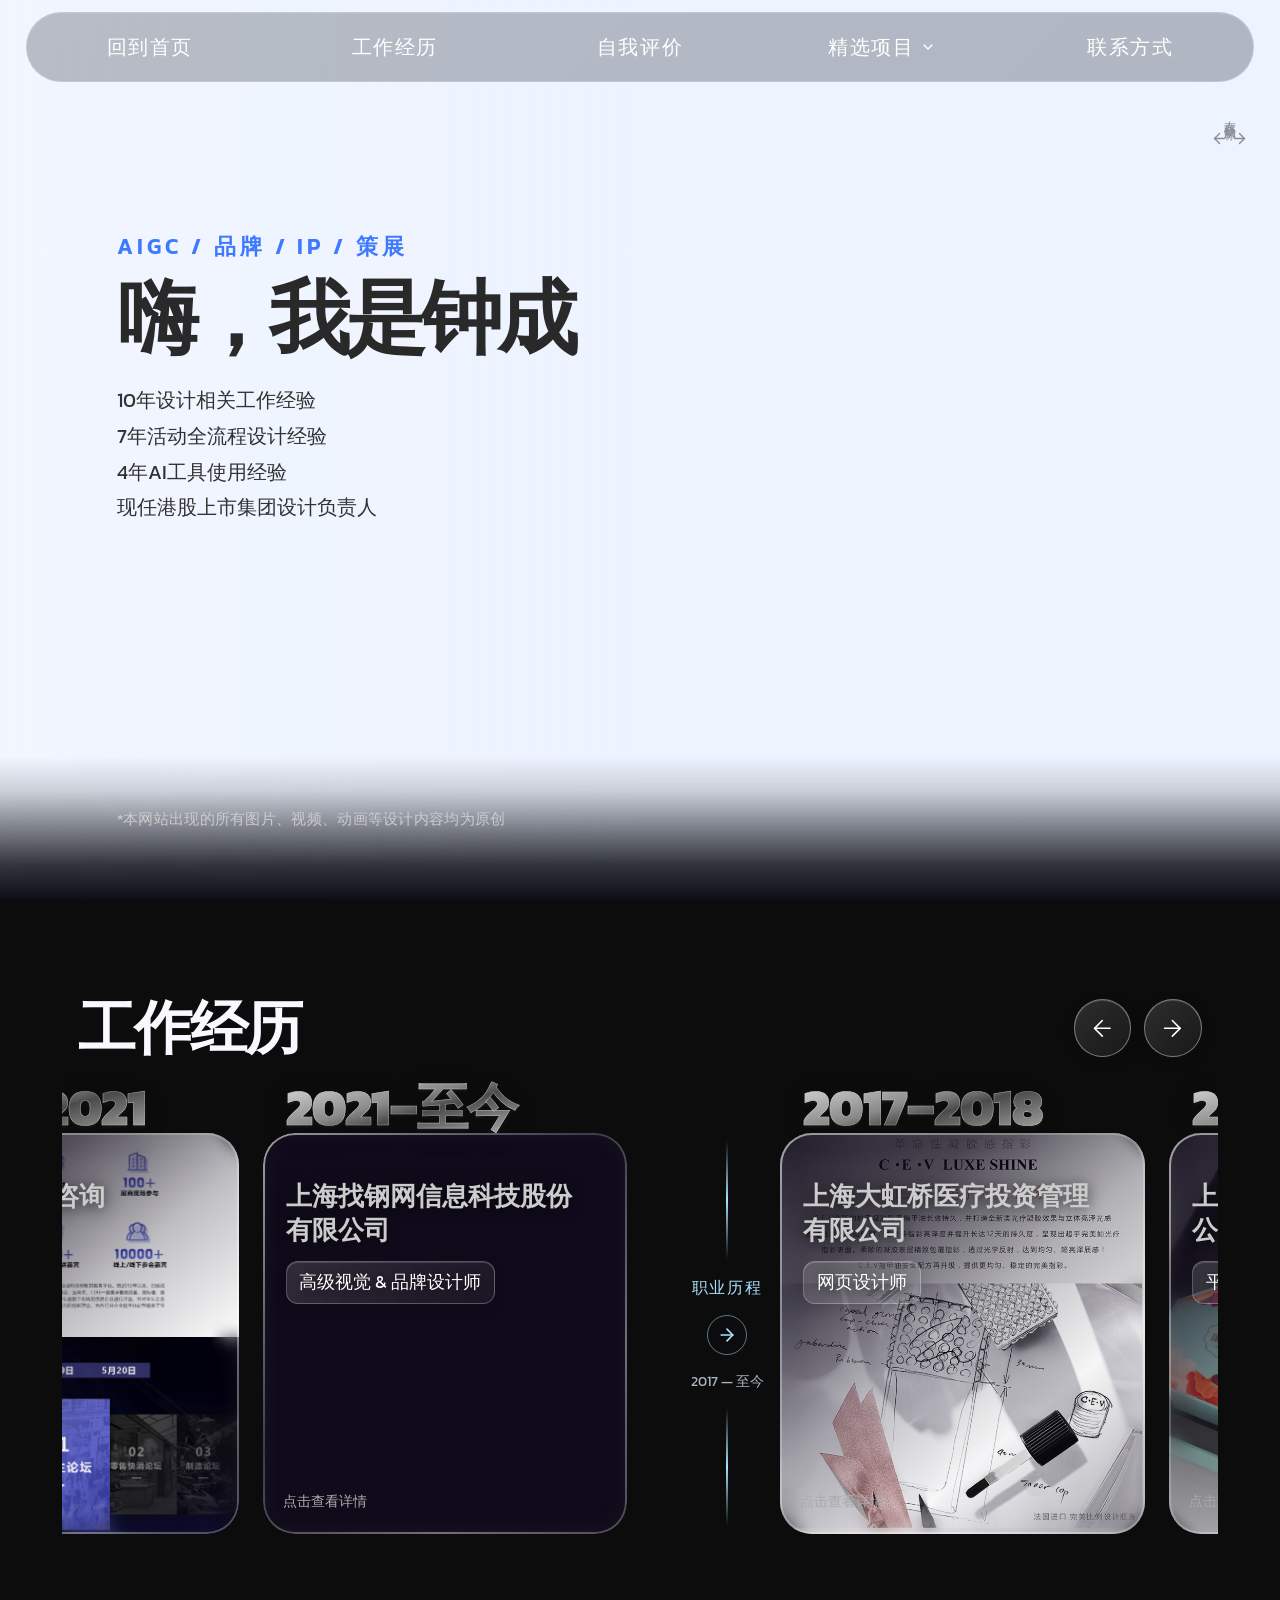
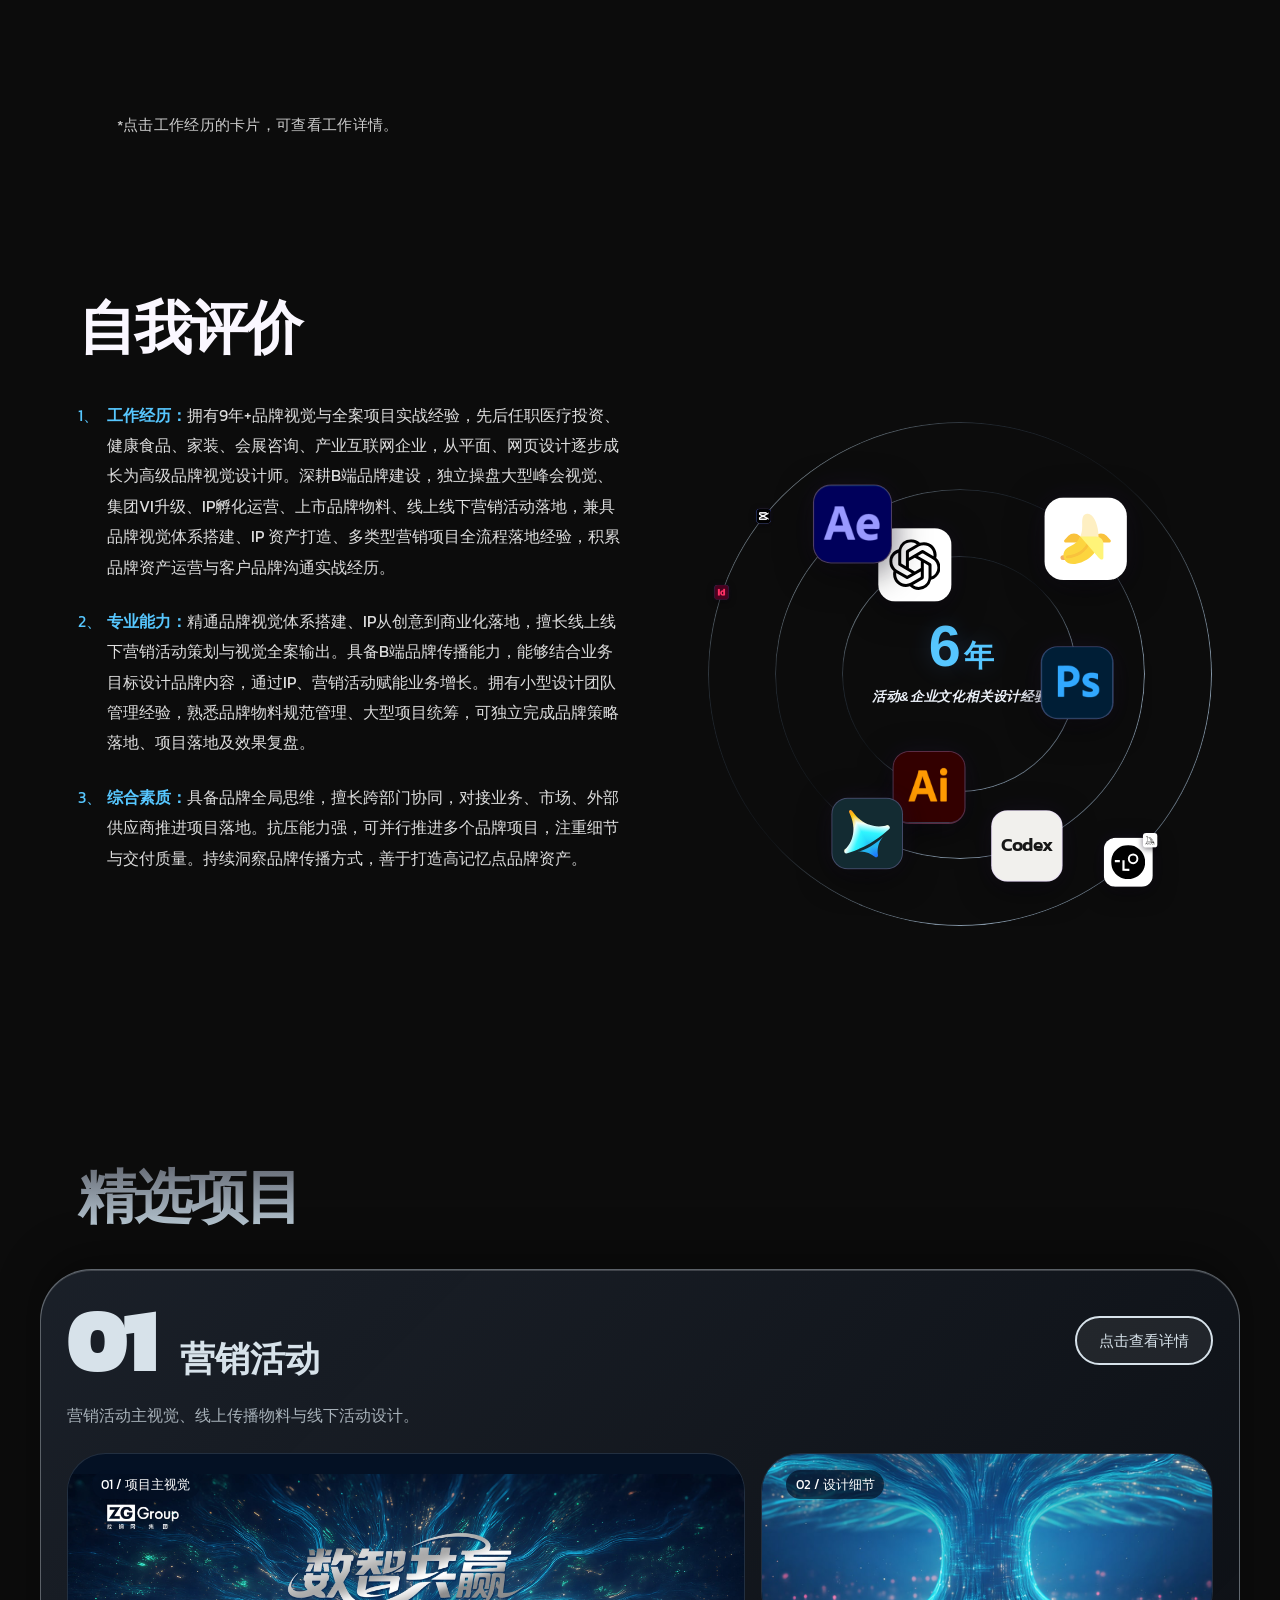
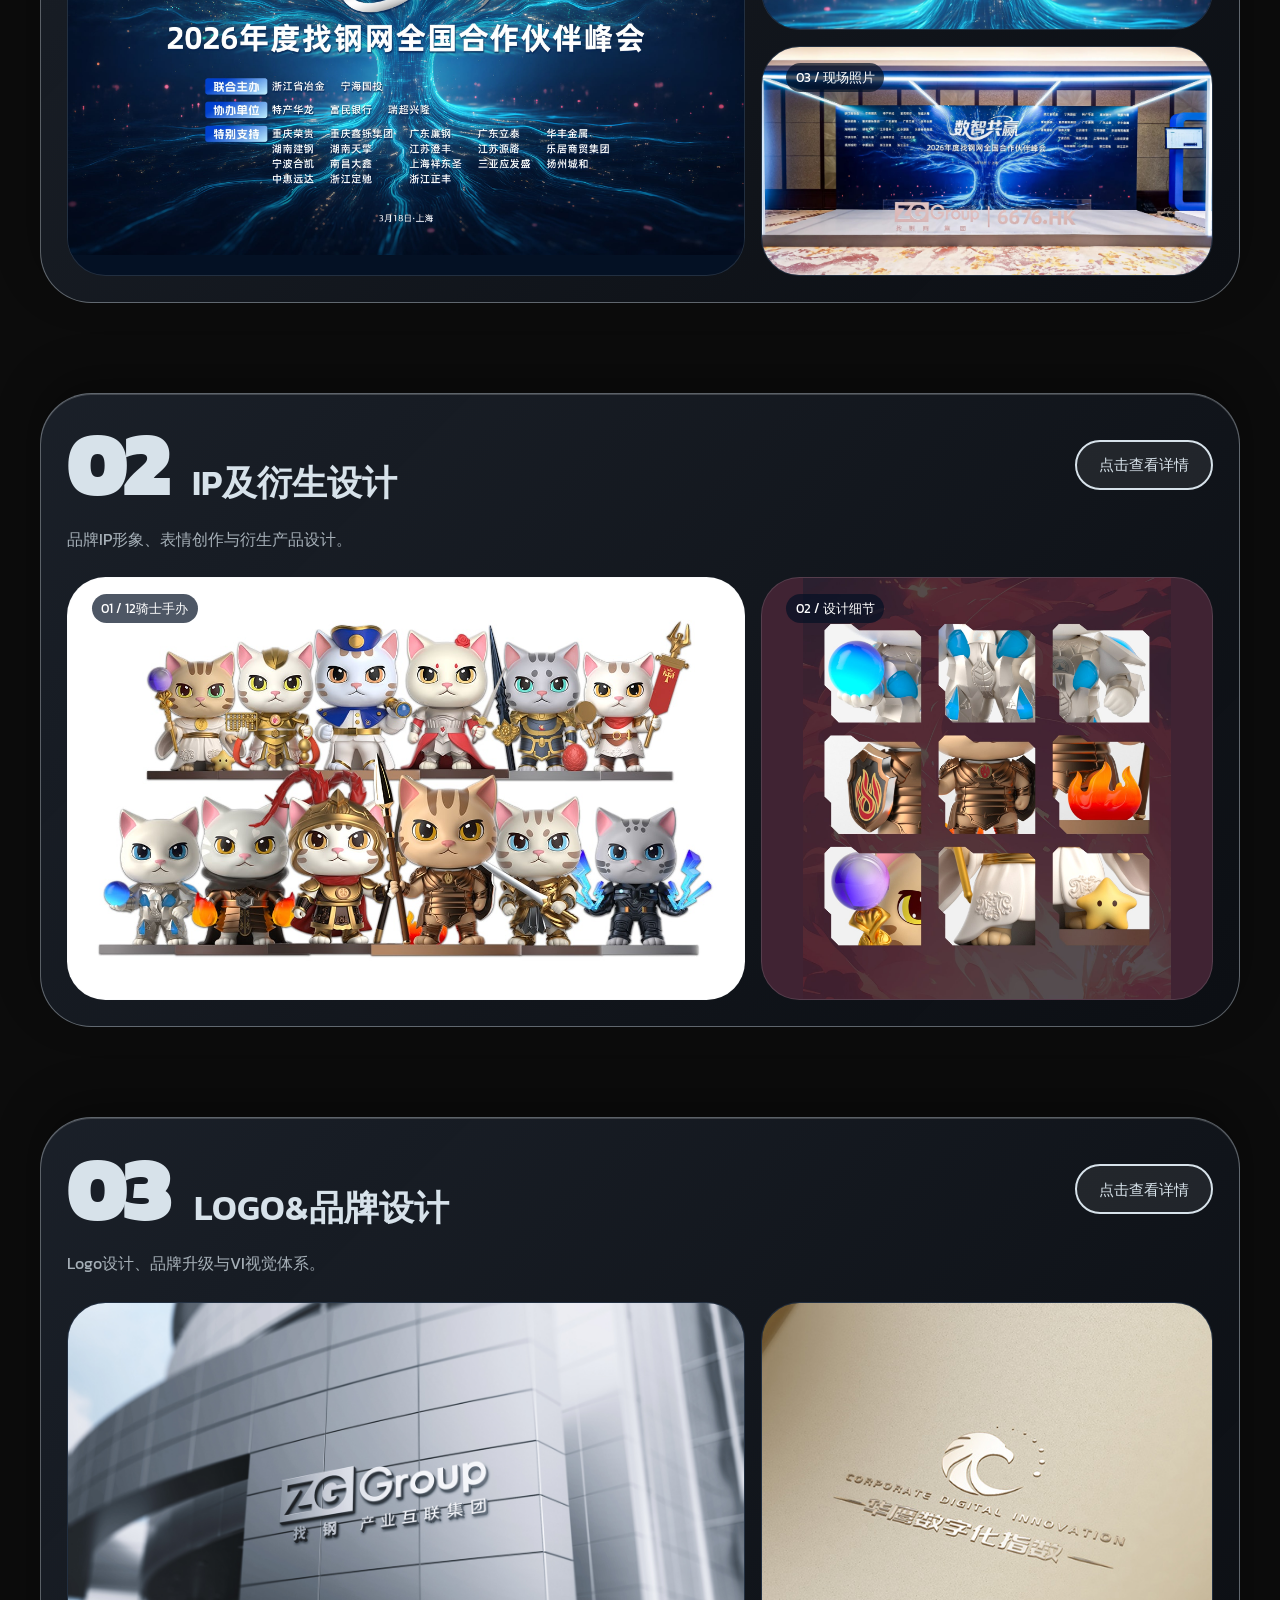
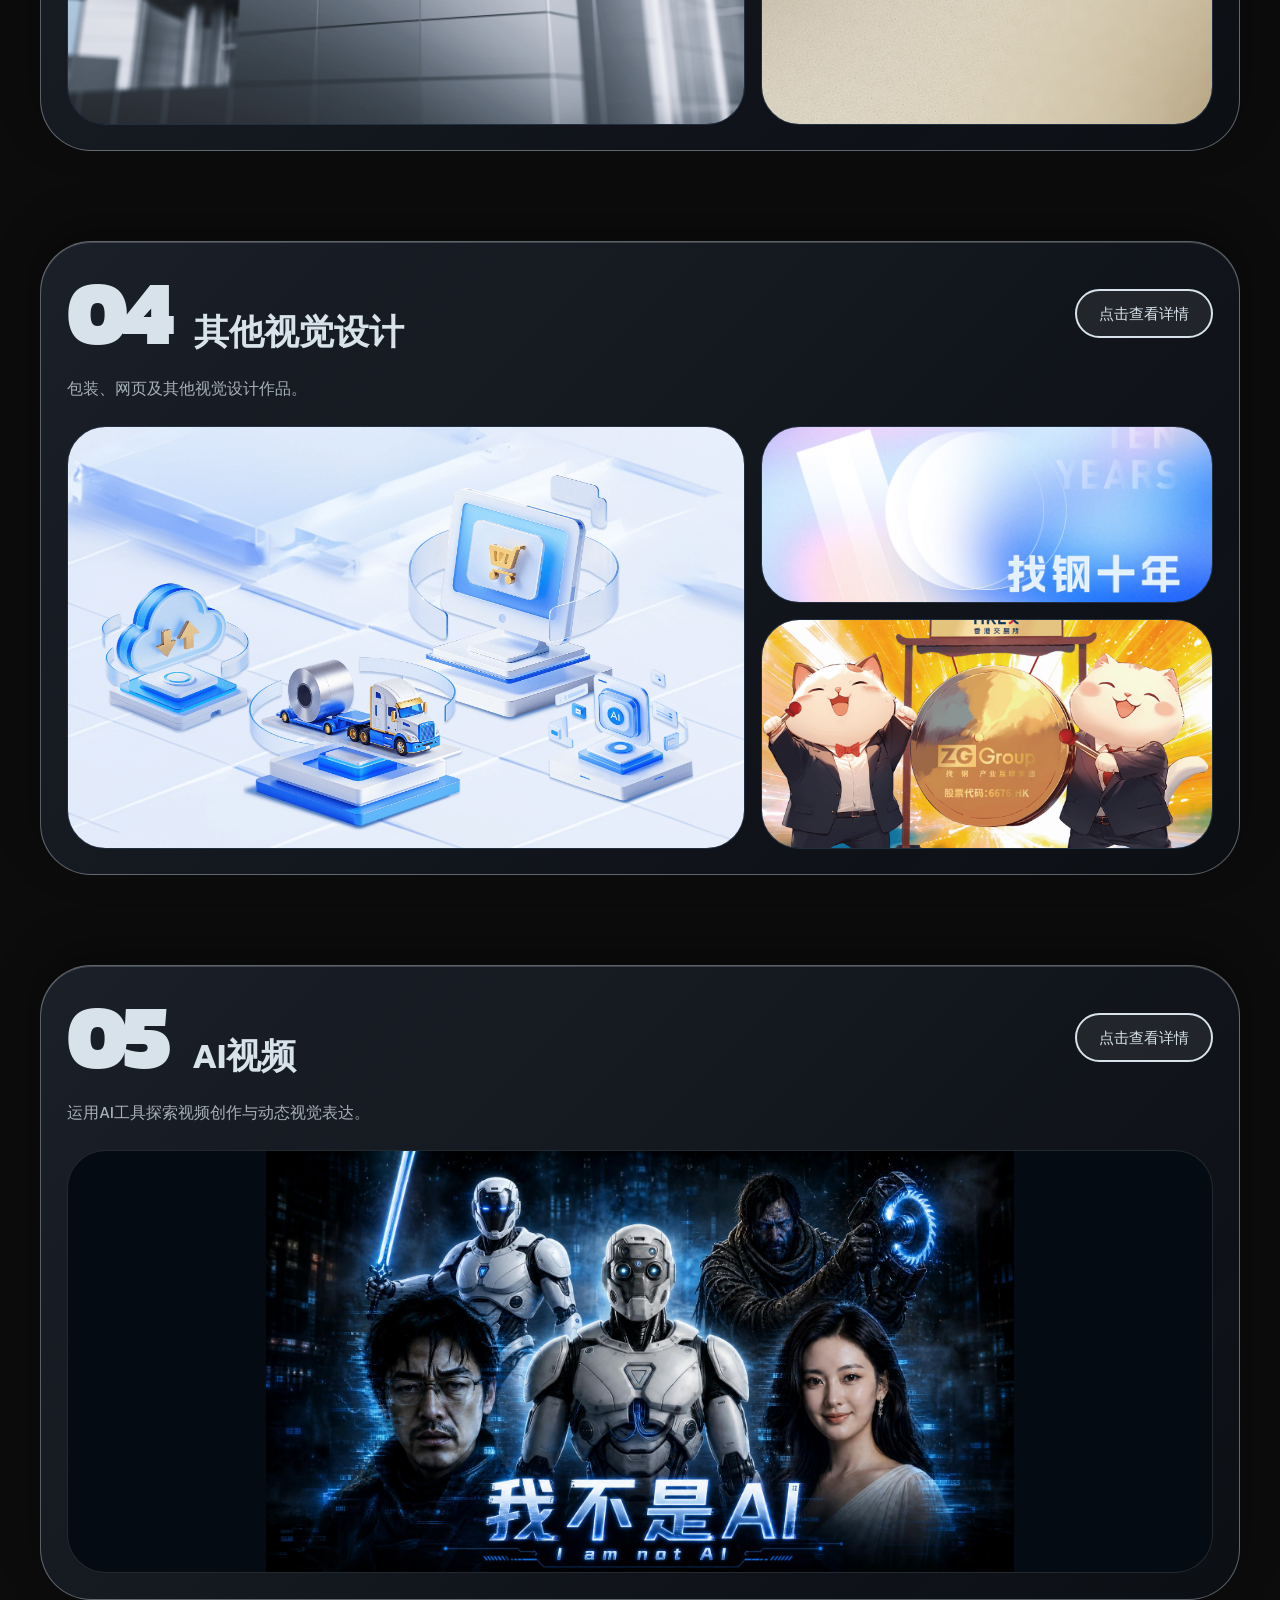
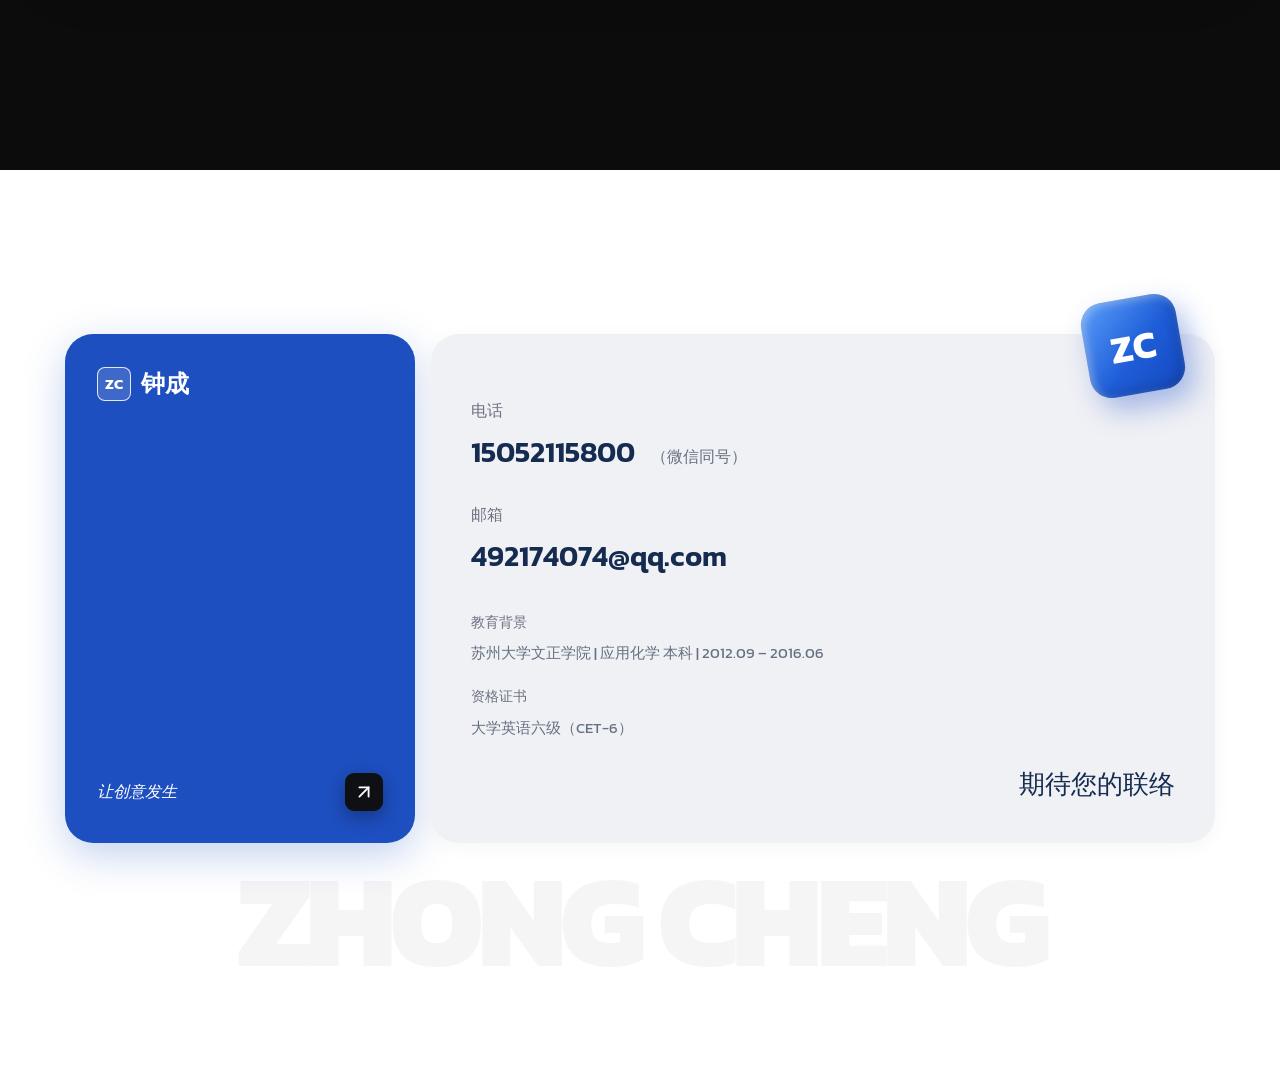
<file: index.html>
<!DOCTYPE html><html lang="zh-CN"><head><meta charSet="utf-8"/><meta name="viewport" content="width=device-width, initial-scale=1"/><link rel="stylesheet" href="/_next/static/css/index.cYMn8LJC.css" data-rsc-css-href="/_next/static/css/index.cYMn8LJC.css" data-precedence="vite-rsc/importer-resources"/><link rel="modulepreload" fetchPriority="low" href="/_next/static/chunks/index-DJiQ3haK.js"/><script src="/_next/static/chunks/rolldown-runtime-C60lm6uB.js" type="module" async=""></script><script src="/_next/static/chunks/framework-D_rUT4EX.js" type="module" async=""></script><link rel="modulepreload" href="/_next/static/chunks/layout-segment-context-DW7-zkOR.js" crossorigin=""/><link rel="modulepreload" href="/_next/static/chunks/page-o9ja8kW7.js" crossorigin=""/><link rel="modulepreload" href="/_next/static/chunks/site-nav-B0wUhJC4.js" crossorigin=""/><title>钟成 -- 品牌与视觉设计师</title><meta name="description" content="钟成的品牌、视觉、平面与 AI 创意作品集。"/><meta property="og:title" content="钟成 -- 品牌与视觉设计师"/><meta property="og:description" content="10年品牌与视觉设计 · 4年AI创意实践"/><meta property="og:image" content="https://zcxv88889.github.io/og.png"/><meta property="og:image:width" content="1672"/><meta property="og:image:height" content="941"/><meta property="og:image:alt" content="钟成品牌与视觉设计师作品集"/><meta name="twitter:card" content="summary_large_image"/><meta name="twitter:title" content="钟成 -- 品牌与视觉设计师"/><meta name="twitter:description" content="10年品牌与视觉设计 · 4年AI创意实践"/><meta name="twitter:image" content="https://zcxv88889.github.io/og.png"/><script>Object.assign(((self[Symbol.for("vinext.navigationRuntime")]??={bootstrap:{routeManifest:null},functions:{}}).bootstrap.rsc??={rsc:[]}),{params:{},nav:{"pathname":"/","searchParams":[]}})</script><link rel="modulepreload" href="/_next/static/chunks/index-DJiQ3haK.js" />
</head><body><nav class="nav global-nav" aria-label="主导航"><a href="#top">回到首页</a><a href="#experience">工作经历</a><a href="#about">自我评价</a><div class="nav-projects"><a href="#projects">精选项目</a><button type="button" tabindex="0" data-base-ui-click-trigger="" id="base-ui-_R_7q5i_" aria-haspopup="dialog" aria-expanded="false" data-slot="popover-trigger" aria-label="展开精选项目分类" class="nav-projects-toggle"><svg xmlns="http://www.w3.org/2000/svg" width="16" height="16" viewBox="0 0 24 24" fill="none" stroke="currentColor" stroke-width="2" stroke-linecap="round" stroke-linejoin="round" class="lucide lucide-chevron-down" aria-hidden="true"><path d="m6 9 6 6 6-6"></path></svg></button></div><a href="#collaborate">联系方式</a></nav><main class="site-shell"><section class="hero hero-video-section" id="top"><video class="hero-video" src="/hero-interaction.mp4" muted="" playsInline="" preload="auto" aria-hidden="true"></video><div class="hero-video-shade" aria-hidden="true"></div><div class="hero-nav-space" aria-hidden="true"></div><div class="hero-copy"><span style="opacity:0;transform:translateY(12px)">AIGC / 品牌 / IP / 策展</span><div class="heading-mask"><h1 class="light-heading" style="transform:translateY(108%)">嗨，我是钟成</h1></div><p class="hero-summary" style="opacity:0;transform:translateY(18px)"><span>10年设计相关工作经验</span><span>7年活动全流程设计经验</span><span>4年AI工具使用经验</span><span>现任港股上市集团设计负责人</span></p></div><div class="hero-follow-note"><span>左右移动鼠标</span><span class="hero-follow-arrows" aria-hidden="true"><svg xmlns="http://www.w3.org/2000/svg" width="17" height="17" viewBox="0 0 24 24" fill="none" stroke="currentColor" stroke-width="2" stroke-linecap="round" stroke-linejoin="round" class="lucide lucide-arrow-left" aria-hidden="true"><path d="m12 19-7-7 7-7"></path><path d="M19 12H5"></path></svg><svg xmlns="http://www.w3.org/2000/svg" width="17" height="17" viewBox="0 0 24 24" fill="none" stroke="currentColor" stroke-width="2" stroke-linecap="round" stroke-linejoin="round" class="lucide lucide-arrow-right" aria-hidden="true"><path d="M5 12h14"></path><path d="m12 5 7 7-7 7"></path></svg></span></div><div class="hero-bottom hero-bottom-light" id="contact"><p class="originality-note">*本网站出现的所有图片、视频、动画等设计内容均为原创</p></div></section><div class="section-video-background" aria-hidden="true"><video muted="" loop="" playsInline="" preload="none" data-src="/section-background.mp4"></video></div><section class="experience-section" id="experience" aria-labelledby="experience-title"><div class="experience-inner"><header class="experience-header"><h2 id="experience-title">工作经历</h2><div class="experience-controls"><button type="button" aria-label="上一段工作经历"><svg xmlns="http://www.w3.org/2000/svg" width="24" height="24" viewBox="0 0 24 24" fill="none" stroke="currentColor" stroke-width="2" stroke-linecap="round" stroke-linejoin="round" class="lucide lucide-arrow-left" aria-hidden="true"><path d="m12 19-7-7 7-7"></path><path d="M19 12H5"></path></svg></button><button type="button" aria-label="下一段工作经历"><svg xmlns="http://www.w3.org/2000/svg" width="24" height="24" viewBox="0 0 24 24" fill="none" stroke="currentColor" stroke-width="2" stroke-linecap="round" stroke-linejoin="round" class="lucide lucide-arrow-right" aria-hidden="true"><path d="M5 12h14"></path><path d="m12 5 7 7-7 7"></path></svg></button></div></header><div class="experience-carousel" aria-label="工作经历卡片，可横向浏览"><div class="experience-group"><article class="experience-card experience-theme-4  "><div class="experience-art-frame"><img class="experience-art experience-art-dahongqiao" src="/dahongqiao-detail.jpg" alt="" loading="lazy"/></div><div class="experience-year">2017–2018</div><div class="experience-cover"><h3>上海大虹桥医疗投资管理有限公司</h3><p class="experience-role">网页设计师</p></div><div class="experience-details" id="experience-details-4" hidden=""><p class="experience-detail-title">上海大虹桥医疗投资管理有限公司</p><ul><li>负责医疗企业官网视觉维护与迭代，持续优化页面布局、视觉呈现与交互体验，提升网站浏览体验，保障线上品牌入口稳定运营。</li><li>承接品牌宣传物料视觉设计工作，严格遵循医疗品牌视觉规范，统一对外宣传视觉风格，输出配套平面素材，支撑企业品牌推广与市场宣传落地。</li></ul></div><button class="experience-toggle" type="button" aria-expanded="false" aria-controls="experience-details-4" aria-label="查看上海大虹桥医疗投资管理有限公司工作详情">点击查看详情</button></article><article class="experience-card experience-theme-3  "><div class="experience-art-frame"><img class="experience-art experience-art-ronghetang" src="/ronghetang-packaging.jpg" alt="" loading="lazy"/></div><div class="experience-year">2018–2019</div><div class="experience-cover"><h3>上海荣和堂健康食品有限公司</h3><p class="experience-role">平面设计师</p></div><div class="experience-details" id="experience-details-3" hidden=""><p class="experience-detail-title">上海荣和堂健康食品有限公司</p><ul><li>主导产品包装方案设计，统筹产品拍摄视觉标准，优化产品视觉呈现，强化产品市场吸引力与货架辨识度。</li><li>独立完成海报、易拉宝、H5 等各类推广物料设计，贴合品牌调性，输出全套视觉素材，保障各类营销活动顺利落地。</li></ul></div><button class="experience-toggle" type="button" aria-expanded="false" aria-controls="experience-details-3" aria-label="查看上海荣和堂健康食品有限公司工作详情">点击查看详情</button></article><article class="experience-card experience-theme-2  "><div class="experience-art-frame"><img class="experience-art experience-art-yintang" src="/yintang-poster.jpg" alt="" loading="lazy"/></div><div class="experience-year">2019–2020</div><div class="experience-cover"><h3>上海印堂精品装饰<br/><span style="white-space:nowrap">有限公司</span></h3><p class="experience-role">美编</p></div><div class="experience-details" id="experience-details-2" hidden=""><p class="experience-detail-title">上海印堂精品装饰有限公司</p><ul><li>1、<strong>展会视觉设计</strong>：参与2019、2020年上海家装博览会整体布展设计工作，优化展位视觉动线与引流视觉方案，强化展位视觉吸引力，有效提升展会现场客户驻足率与到访转化效果。</li><li>2、<strong>新媒体运营</strong>：负责公司公众号、大众点评、抖音等线上平台视觉内容运营，独立策划并制作图文、短视频等宣传物料，持续提升品牌线上曝光量与账号活跃度，助力线上品牌口碑传播。</li><li>3、<strong>品牌视觉落地</strong>：参与企业文化手册、企业品牌文化墙的设计制作工作，统一企业整体视觉输出标准，规范品牌视觉体系，助力企业品牌形象标准化、规范化建设。</li></ul></div><button class="experience-toggle" type="button" aria-expanded="false" aria-controls="experience-details-2" aria-label="查看上海印堂精品装饰有限公司工作详情">点击查看详情</button></article><article class="experience-card experience-theme-1  "><div class="experience-art-frame"><img class="experience-art experience-art-huaang" src="/huaang-cdie-home.jpg" alt="" loading="lazy"/></div><div class="experience-year">2020–2021</div><div class="experience-cover"><h3>上海华昂商务咨询<br/><span style="white-space:nowrap">有限公司</span></h3><p class="experience-role">视觉设计师</p></div><div class="experience-details" id="experience-details-1" hidden=""><p class="experience-detail-title">上海华昂商务咨询有限公司</p><ul><li>1、<strong>会展视觉统筹：</strong>独立负责2020中国数字化创新博览会（CDIE）主视觉体系搭建与全链路物料设计。本次大会参会2000+人、60+家展商，汇聚超过20家世界500强企业。统筹1个主会场+3个平行分会场的现场视觉布置、背景板、导视系统等落地工作，全程跟进设计输出、现场落地校验，保障这场国内顶尖数字化行业峰会视觉效果统一、会议流程顺利开展。</li><li>2、<strong>官网改版设计</strong>：主导企业官方网站整体改版与视觉迭代，结合公司高端B端峰会的品牌定位，重新规划页面视觉层级与交互逻辑，优化用户浏览动线，提升网站视觉质感与专业度，强化面向企业高管客户的品牌形象展示。</li><li>3、<strong>团队设计管理：</strong>管理2名助理设计师，根据会展、品牌项目分配设计任务，建立统一的设计输出规范、素材标准与评审流程，把控所有项目设计交付质量，规范团队工作流，持续提升团队设计产出效率与成品稳定性。</li></ul></div><button class="experience-toggle" type="button" aria-expanded="false" aria-controls="experience-details-1" aria-label="查看上海华昂商务咨询有限公司工作详情">点击查看详情</button></article><article class="experience-card experience-theme-0  "><div class="experience-art-frame"><img class="experience-art experience-art-zhaogang" src="/zhaogang-youth-poster.jpg" alt="" loading="lazy"/></div><div class="experience-year">2021–至今</div><div class="experience-cover"><h3>上海找钢网信息科技股份有限公司</h3><p class="experience-role">高级视觉 &amp; 品牌设计师</p></div><div class="experience-details" id="experience-details-0" hidden=""><p class="experience-detail-title">上海找钢网信息科技股份有限公司</p><ul><li><strong>工作概述：</strong>任职期间担任集团高级视觉 &amp; 品牌设计师，统筹多条业务线营销视觉、品牌 VI 升级、集团 IP 孵化，负责上市关键阶段全系列品牌物料设计，同时落地企业文化空间视觉项目，兼顾品牌策略、创意落地与集团品牌资产建设。</li><li>1、<strong>营销视觉落地：</strong>负责电商、金融、物流、国际业务多条业务线营销活动视觉策略制定与全链路设计落地，年均支撑30 +场线上线下营销活动，通过系统化视觉方案提升品牌曝光量，助力业务获客与转化增长。</li><li>2、<strong>品牌体系搭建：</strong>主导集团及子品牌 Logo 升级、VI视觉规范体系搭建落地，统一全国各分站品牌视觉形象，推动集团品牌素材集中化管理，实现多业务板块视觉标准统一，降低跨部门设计沟通成本。</li><li>3、<strong>品牌IP运营：</strong>孵化运营集团核心IP“胖猫”，完成12骑士团系列手办设计，并设计一系列手办相关的运营活动，精准触达5000+核心B端客户，赋能业务线实现平均20%业绩提升；创作IP动态表情包，累计发送量超130万次、下载量突破5万次，连续两年斩获微信表情官方平台“年度优秀表情艺术家”称号。</li><li>4、<strong>上市视觉统筹：</strong>统筹集团上市全周期品牌视觉物料，包含路演 PPT、年度报告、业绩公告、上市晚宴主视觉及配套物料，严格把控品牌视觉输出，保障上市关键节点对外品牌形象专业、统一。</li><li>5、<strong>企业文化视觉</strong>：统筹总部及全国分站企业文化空间设计，负责企业展厅迭代更新、文化墙、员工主题活动视觉设计，打造沉浸式企业视觉场景，强化内部文化感知，提升团队凝聚力。</li></ul></div><button class="experience-toggle" type="button" aria-expanded="false" aria-controls="experience-details-0" aria-label="查看上海找钢网信息科技股份有限公司工作详情">点击查看详情</button></article><div class="experience-cycle-divider" aria-hidden="true"><span class="experience-cycle-line"></span><span>职业历程</span><svg xmlns="http://www.w3.org/2000/svg" width="24" height="24" viewBox="0 0 24 24" fill="none" stroke="currentColor" stroke-width="2" stroke-linecap="round" stroke-linejoin="round" class="lucide lucide-arrow-right" aria-hidden="true"><path d="M5 12h14"></path><path d="m12 5 7 7-7 7"></path></svg><small>2017 — 至今</small><span class="experience-cycle-line"></span></div></div><div class="experience-group"><article class="experience-card experience-theme-4  "><div class="experience-art-frame"><img class="experience-art experience-art-dahongqiao" src="/dahongqiao-detail.jpg" alt="" loading="lazy"/></div><div class="experience-year">2017–2018</div><div class="experience-cover"><h3>上海大虹桥医疗投资管理有限公司</h3><p class="experience-role">网页设计师</p></div><div class="experience-details" id="experience-details-9" hidden=""><p class="experience-detail-title">上海大虹桥医疗投资管理有限公司</p><ul><li>负责医疗企业官网视觉维护与迭代，持续优化页面布局、视觉呈现与交互体验，提升网站浏览体验，保障线上品牌入口稳定运营。</li><li>承接品牌宣传物料视觉设计工作，严格遵循医疗品牌视觉规范，统一对外宣传视觉风格，输出配套平面素材，支撑企业品牌推广与市场宣传落地。</li></ul></div><button class="experience-toggle" type="button" aria-expanded="false" aria-controls="experience-details-9" aria-label="查看上海大虹桥医疗投资管理有限公司工作详情">点击查看详情</button></article><article class="experience-card experience-theme-3  "><div class="experience-art-frame"><img class="experience-art experience-art-ronghetang" src="/ronghetang-packaging.jpg" alt="" loading="lazy"/></div><div class="experience-year">2018–2019</div><div class="experience-cover"><h3>上海荣和堂健康食品有限公司</h3><p class="experience-role">平面设计师</p></div><div class="experience-details" id="experience-details-8" hidden=""><p class="experience-detail-title">上海荣和堂健康食品有限公司</p><ul><li>主导产品包装方案设计，统筹产品拍摄视觉标准，优化产品视觉呈现，强化产品市场吸引力与货架辨识度。</li><li>独立完成海报、易拉宝、H5 等各类推广物料设计，贴合品牌调性，输出全套视觉素材，保障各类营销活动顺利落地。</li></ul></div><button class="experience-toggle" type="button" aria-expanded="false" aria-controls="experience-details-8" aria-label="查看上海荣和堂健康食品有限公司工作详情">点击查看详情</button></article><article class="experience-card experience-theme-2  "><div class="experience-art-frame"><img class="experience-art experience-art-yintang" src="/yintang-poster.jpg" alt="" loading="lazy"/></div><div class="experience-year">2019–2020</div><div class="experience-cover"><h3>上海印堂精品装饰<br/><span style="white-space:nowrap">有限公司</span></h3><p class="experience-role">美编</p></div><div class="experience-details" id="experience-details-7" hidden=""><p class="experience-detail-title">上海印堂精品装饰有限公司</p><ul><li>1、<strong>展会视觉设计</strong>：参与2019、2020年上海家装博览会整体布展设计工作，优化展位视觉动线与引流视觉方案，强化展位视觉吸引力，有效提升展会现场客户驻足率与到访转化效果。</li><li>2、<strong>新媒体运营</strong>：负责公司公众号、大众点评、抖音等线上平台视觉内容运营，独立策划并制作图文、短视频等宣传物料，持续提升品牌线上曝光量与账号活跃度，助力线上品牌口碑传播。</li><li>3、<strong>品牌视觉落地</strong>：参与企业文化手册、企业品牌文化墙的设计制作工作，统一企业整体视觉输出标准，规范品牌视觉体系，助力企业品牌形象标准化、规范化建设。</li></ul></div><button class="experience-toggle" type="button" aria-expanded="false" aria-controls="experience-details-7" aria-label="查看上海印堂精品装饰有限公司工作详情">点击查看详情</button></article><article class="experience-card experience-theme-1  "><div class="experience-art-frame"><img class="experience-art experience-art-huaang" src="/huaang-cdie-home.jpg" alt="" loading="lazy"/></div><div class="experience-year">2020–2021</div><div class="experience-cover"><h3>上海华昂商务咨询<br/><span style="white-space:nowrap">有限公司</span></h3><p class="experience-role">视觉设计师</p></div><div class="experience-details" id="experience-details-6" hidden=""><p class="experience-detail-title">上海华昂商务咨询有限公司</p><ul><li>1、<strong>会展视觉统筹：</strong>独立负责2020中国数字化创新博览会（CDIE）主视觉体系搭建与全链路物料设计。本次大会参会2000+人、60+家展商，汇聚超过20家世界500强企业。统筹1个主会场+3个平行分会场的现场视觉布置、背景板、导视系统等落地工作，全程跟进设计输出、现场落地校验，保障这场国内顶尖数字化行业峰会视觉效果统一、会议流程顺利开展。</li><li>2、<strong>官网改版设计</strong>：主导企业官方网站整体改版与视觉迭代，结合公司高端B端峰会的品牌定位，重新规划页面视觉层级与交互逻辑，优化用户浏览动线，提升网站视觉质感与专业度，强化面向企业高管客户的品牌形象展示。</li><li>3、<strong>团队设计管理：</strong>管理2名助理设计师，根据会展、品牌项目分配设计任务，建立统一的设计输出规范、素材标准与评审流程，把控所有项目设计交付质量，规范团队工作流，持续提升团队设计产出效率与成品稳定性。</li></ul></div><button class="experience-toggle" type="button" aria-expanded="false" aria-controls="experience-details-6" aria-label="查看上海华昂商务咨询有限公司工作详情">点击查看详情</button></article><article class="experience-card experience-theme-0  "><div class="experience-art-frame"><img class="experience-art experience-art-zhaogang" src="/zhaogang-youth-poster.jpg" alt="" loading="lazy"/></div><div class="experience-year">2021–至今</div><div class="experience-cover"><h3>上海找钢网信息科技股份有限公司</h3><p class="experience-role">高级视觉 &amp; 品牌设计师</p></div><div class="experience-details" id="experience-details-5" hidden=""><p class="experience-detail-title">上海找钢网信息科技股份有限公司</p><ul><li><strong>工作概述：</strong>任职期间担任集团高级视觉 &amp; 品牌设计师，统筹多条业务线营销视觉、品牌 VI 升级、集团 IP 孵化，负责上市关键阶段全系列品牌物料设计，同时落地企业文化空间视觉项目，兼顾品牌策略、创意落地与集团品牌资产建设。</li><li>1、<strong>营销视觉落地：</strong>负责电商、金融、物流、国际业务多条业务线营销活动视觉策略制定与全链路设计落地，年均支撑30 +场线上线下营销活动，通过系统化视觉方案提升品牌曝光量，助力业务获客与转化增长。</li><li>2、<strong>品牌体系搭建：</strong>主导集团及子品牌 Logo 升级、VI视觉规范体系搭建落地，统一全国各分站品牌视觉形象，推动集团品牌素材集中化管理，实现多业务板块视觉标准统一，降低跨部门设计沟通成本。</li><li>3、<strong>品牌IP运营：</strong>孵化运营集团核心IP“胖猫”，完成12骑士团系列手办设计，并设计一系列手办相关的运营活动，精准触达5000+核心B端客户，赋能业务线实现平均20%业绩提升；创作IP动态表情包，累计发送量超130万次、下载量突破5万次，连续两年斩获微信表情官方平台“年度优秀表情艺术家”称号。</li><li>4、<strong>上市视觉统筹：</strong>统筹集团上市全周期品牌视觉物料，包含路演 PPT、年度报告、业绩公告、上市晚宴主视觉及配套物料，严格把控品牌视觉输出，保障上市关键节点对外品牌形象专业、统一。</li><li>5、<strong>企业文化视觉</strong>：统筹总部及全国分站企业文化空间设计，负责企业展厅迭代更新、文化墙、员工主题活动视觉设计，打造沉浸式企业视觉场景，强化内部文化感知，提升团队凝聚力。</li></ul></div><button class="experience-toggle" type="button" aria-expanded="false" aria-controls="experience-details-5" aria-label="查看上海找钢网信息科技股份有限公司工作详情">点击查看详情</button></article><div class="experience-cycle-divider" aria-hidden="true"><span class="experience-cycle-line"></span><span>职业历程</span><svg xmlns="http://www.w3.org/2000/svg" width="24" height="24" viewBox="0 0 24 24" fill="none" stroke="currentColor" stroke-width="2" stroke-linecap="round" stroke-linejoin="round" class="lucide lucide-arrow-right" aria-hidden="true"><path d="M5 12h14"></path><path d="m12 5 7 7-7 7"></path></svg><small>2017 — 至今</small><span class="experience-cycle-line"></span></div></div><div class="experience-group"><article class="experience-card experience-theme-4  "><div class="experience-art-frame"><img class="experience-art experience-art-dahongqiao" src="/dahongqiao-detail.jpg" alt="" loading="lazy"/></div><div class="experience-year">2017–2018</div><div class="experience-cover"><h3>上海大虹桥医疗投资管理有限公司</h3><p class="experience-role">网页设计师</p></div><div class="experience-details" id="experience-details-14" hidden=""><p class="experience-detail-title">上海大虹桥医疗投资管理有限公司</p><ul><li>负责医疗企业官网视觉维护与迭代，持续优化页面布局、视觉呈现与交互体验，提升网站浏览体验，保障线上品牌入口稳定运营。</li><li>承接品牌宣传物料视觉设计工作，严格遵循医疗品牌视觉规范，统一对外宣传视觉风格，输出配套平面素材，支撑企业品牌推广与市场宣传落地。</li></ul></div><button class="experience-toggle" type="button" aria-expanded="false" aria-controls="experience-details-14" aria-label="查看上海大虹桥医疗投资管理有限公司工作详情">点击查看详情</button></article><article class="experience-card experience-theme-3  "><div class="experience-art-frame"><img class="experience-art experience-art-ronghetang" src="/ronghetang-packaging.jpg" alt="" loading="lazy"/></div><div class="experience-year">2018–2019</div><div class="experience-cover"><h3>上海荣和堂健康食品有限公司</h3><p class="experience-role">平面设计师</p></div><div class="experience-details" id="experience-details-13" hidden=""><p class="experience-detail-title">上海荣和堂健康食品有限公司</p><ul><li>主导产品包装方案设计，统筹产品拍摄视觉标准，优化产品视觉呈现，强化产品市场吸引力与货架辨识度。</li><li>独立完成海报、易拉宝、H5 等各类推广物料设计，贴合品牌调性，输出全套视觉素材，保障各类营销活动顺利落地。</li></ul></div><button class="experience-toggle" type="button" aria-expanded="false" aria-controls="experience-details-13" aria-label="查看上海荣和堂健康食品有限公司工作详情">点击查看详情</button></article><article class="experience-card experience-theme-2  "><div class="experience-art-frame"><img class="experience-art experience-art-yintang" src="/yintang-poster.jpg" alt="" loading="lazy"/></div><div class="experience-year">2019–2020</div><div class="experience-cover"><h3>上海印堂精品装饰<br/><span style="white-space:nowrap">有限公司</span></h3><p class="experience-role">美编</p></div><div class="experience-details" id="experience-details-12" hidden=""><p class="experience-detail-title">上海印堂精品装饰有限公司</p><ul><li>1、<strong>展会视觉设计</strong>：参与2019、2020年上海家装博览会整体布展设计工作，优化展位视觉动线与引流视觉方案，强化展位视觉吸引力，有效提升展会现场客户驻足率与到访转化效果。</li><li>2、<strong>新媒体运营</strong>：负责公司公众号、大众点评、抖音等线上平台视觉内容运营，独立策划并制作图文、短视频等宣传物料，持续提升品牌线上曝光量与账号活跃度，助力线上品牌口碑传播。</li><li>3、<strong>品牌视觉落地</strong>：参与企业文化手册、企业品牌文化墙的设计制作工作，统一企业整体视觉输出标准，规范品牌视觉体系，助力企业品牌形象标准化、规范化建设。</li></ul></div><button class="experience-toggle" type="button" aria-expanded="false" aria-controls="experience-details-12" aria-label="查看上海印堂精品装饰有限公司工作详情">点击查看详情</button></article><article class="experience-card experience-theme-1  "><div class="experience-art-frame"><img class="experience-art experience-art-huaang" src="/huaang-cdie-home.jpg" alt="" loading="lazy"/></div><div class="experience-year">2020–2021</div><div class="experience-cover"><h3>上海华昂商务咨询<br/><span style="white-space:nowrap">有限公司</span></h3><p class="experience-role">视觉设计师</p></div><div class="experience-details" id="experience-details-11" hidden=""><p class="experience-detail-title">上海华昂商务咨询有限公司</p><ul><li>1、<strong>会展视觉统筹：</strong>独立负责2020中国数字化创新博览会（CDIE）主视觉体系搭建与全链路物料设计。本次大会参会2000+人、60+家展商，汇聚超过20家世界500强企业。统筹1个主会场+3个平行分会场的现场视觉布置、背景板、导视系统等落地工作，全程跟进设计输出、现场落地校验，保障这场国内顶尖数字化行业峰会视觉效果统一、会议流程顺利开展。</li><li>2、<strong>官网改版设计</strong>：主导企业官方网站整体改版与视觉迭代，结合公司高端B端峰会的品牌定位，重新规划页面视觉层级与交互逻辑，优化用户浏览动线，提升网站视觉质感与专业度，强化面向企业高管客户的品牌形象展示。</li><li>3、<strong>团队设计管理：</strong>管理2名助理设计师，根据会展、品牌项目分配设计任务，建立统一的设计输出规范、素材标准与评审流程，把控所有项目设计交付质量，规范团队工作流，持续提升团队设计产出效率与成品稳定性。</li></ul></div><button class="experience-toggle" type="button" aria-expanded="false" aria-controls="experience-details-11" aria-label="查看上海华昂商务咨询有限公司工作详情">点击查看详情</button></article><article class="experience-card experience-theme-0  "><div class="experience-art-frame"><img class="experience-art experience-art-zhaogang" src="/zhaogang-youth-poster.jpg" alt="" loading="lazy"/></div><div class="experience-year">2021–至今</div><div class="experience-cover"><h3>上海找钢网信息科技股份有限公司</h3><p class="experience-role">高级视觉 &amp; 品牌设计师</p></div><div class="experience-details" id="experience-details-10" hidden=""><p class="experience-detail-title">上海找钢网信息科技股份有限公司</p><ul><li><strong>工作概述：</strong>任职期间担任集团高级视觉 &amp; 品牌设计师，统筹多条业务线营销视觉、品牌 VI 升级、集团 IP 孵化，负责上市关键阶段全系列品牌物料设计，同时落地企业文化空间视觉项目，兼顾品牌策略、创意落地与集团品牌资产建设。</li><li>1、<strong>营销视觉落地：</strong>负责电商、金融、物流、国际业务多条业务线营销活动视觉策略制定与全链路设计落地，年均支撑30 +场线上线下营销活动，通过系统化视觉方案提升品牌曝光量，助力业务获客与转化增长。</li><li>2、<strong>品牌体系搭建：</strong>主导集团及子品牌 Logo 升级、VI视觉规范体系搭建落地，统一全国各分站品牌视觉形象，推动集团品牌素材集中化管理，实现多业务板块视觉标准统一，降低跨部门设计沟通成本。</li><li>3、<strong>品牌IP运营：</strong>孵化运营集团核心IP“胖猫”，完成12骑士团系列手办设计，并设计一系列手办相关的运营活动，精准触达5000+核心B端客户，赋能业务线实现平均20%业绩提升；创作IP动态表情包，累计发送量超130万次、下载量突破5万次，连续两年斩获微信表情官方平台“年度优秀表情艺术家”称号。</li><li>4、<strong>上市视觉统筹：</strong>统筹集团上市全周期品牌视觉物料，包含路演 PPT、年度报告、业绩公告、上市晚宴主视觉及配套物料，严格把控品牌视觉输出，保障上市关键节点对外品牌形象专业、统一。</li><li>5、<strong>企业文化视觉</strong>：统筹总部及全国分站企业文化空间设计，负责企业展厅迭代更新、文化墙、员工主题活动视觉设计，打造沉浸式企业视觉场景，强化内部文化感知，提升团队凝聚力。</li></ul></div><button class="experience-toggle" type="button" aria-expanded="false" aria-controls="experience-details-10" aria-label="查看上海找钢网信息科技股份有限公司工作详情">点击查看详情</button></article><div class="experience-cycle-divider" aria-hidden="true"><span class="experience-cycle-line"></span><span>职业历程</span><svg xmlns="http://www.w3.org/2000/svg" width="24" height="24" viewBox="0 0 24 24" fill="none" stroke="currentColor" stroke-width="2" stroke-linecap="round" stroke-linejoin="round" class="lucide lucide-arrow-right" aria-hidden="true"><path d="M5 12h14"></path><path d="m12 5 7 7-7 7"></path></svg><small>2017 — 至今</small><span class="experience-cycle-line"></span></div></div></div></div><p class="experience-note">*点击工作经历的卡片，可查看工作详情。</p></section><section class="capabilities-section" id="about"><div class="capabilities-layout"><div class="capabilities-copy" style="opacity:0;transform:translateY(36px)"><h2 class="capabilities-heading">自我评价</h2><ol><li><strong>工作经历：</strong>拥有9年+品牌视觉与全案项目实战经验，先后任职医疗投资、健康食品、家装、会展咨询、产业互联网企业，从平面、网页设计逐步成长为高级品牌视觉设计师。深耕B端品牌建设，独立操盘大型峰会视觉、集团VI升级、IP孵化运营、上市品牌物料、线上线下营销活动落地，兼具品牌视觉体系搭建、IP 资产打造、多类型营销项目全流程落地经验，积累品牌资产运营与客户品牌沟通实战经历。</li><li><strong>专业能力：</strong>精通品牌视觉体系搭建、IP从创意到商业化落地，擅长线上线下营销活动策划与视觉全案输出。具备B端品牌传播能力，能够结合业务目标设计品牌内容，通过IP、营销活动赋能业务增长。拥有小型设计团队管理经验，熟悉品牌物料规范管理、大型项目统筹，可独立完成品牌策略落地、项目落地及效果复盘。</li><li><strong>综合素质：</strong>具备品牌全局思维，擅长跨部门协同，对接业务、市场、外部供应商推进项目落地。抗压能力强，可并行推进多个品牌项目，注重细节与交付质量。持续洞察品牌传播方式，善于打造高记忆点品牌资产。</li></ol></div><div class="tool-orbits" aria-label="设计工具：Photoshop、Illustrator、Codex、即梦、Lovart、InDesign、AE、剪映、Midjourney、Nano Banana 2、ChatGPT"><div class="orbit-center"><div class="orbit-metric" style="opacity:0;transform:translateY(18px) scale(0.8)"><strong><small></small>6<small>年</small></strong><span>活动&amp;企业文化相关设计经验</span></div></div><div class="tool-orbit tool-orbit-1"><div class="orbit-line"></div><div class="orbit-spin" style="transform:none"><div class="orbit-anchor" style="left:100%;top:50%"><div class="orbit-counter" style="transform:none"><div class="tool-badge tool-badge-ps" style="opacity:0;transform:scale(0.2)"><img src="/ps-user.png" alt="Ps"/></div></div></div></div><div class="orbit-spin" style="transform:rotate(120deg)"><div class="orbit-anchor" style="left:100%;top:50%"><div class="orbit-counter" style="transform:rotate(-120deg)"><div class="tool-badge tool-badge-ai" style="opacity:0;transform:scale(0.2)"><img src="/ai-user.png" alt="Ai"/></div></div></div></div><div class="orbit-spin" style="transform:rotate(240deg)"><div class="orbit-anchor" style="left:100%;top:50%"><div class="orbit-counter" style="transform:rotate(-240deg)"><div class="tool-badge tool-badge-chatgpt" style="opacity:0;transform:scale(0.2)"><img src="/chatgpt-logo.svg" alt="ChatGPT"/></div></div></div></div></div><div class="tool-orbit tool-orbit-2"><div class="orbit-line"></div><div class="orbit-spin" style="transform:rotate(40deg)"><div class="orbit-anchor" style="left:100%;top:50%"><div class="orbit-counter" style="transform:rotate(-40deg)"><div class="tool-badge tool-badge-codex" style="opacity:0;transform:scale(0.2)">Codex</div></div></div></div><div class="orbit-spin" style="transform:rotate(130deg)"><div class="orbit-anchor" style="left:100%;top:50%"><div class="orbit-counter" style="transform:rotate(-130deg)"><div class="tool-badge tool-badge-即梦" style="opacity:0;transform:scale(0.2)"><img src="/jimeng-logo.svg" alt="即梦"/></div></div></div></div><div class="orbit-spin" style="transform:rotate(220deg)"><div class="orbit-anchor" style="left:100%;top:50%"><div class="orbit-counter" style="transform:rotate(-220deg)"><div class="tool-badge tool-badge-ae" style="opacity:0;transform:scale(0.2)"><img src="/ae-user.png" alt="AE"/></div></div></div></div><div class="orbit-spin" style="transform:rotate(310deg)"><div class="orbit-anchor" style="left:100%;top:50%"><div class="orbit-counter" style="transform:rotate(-310deg)"><div class="tool-badge tool-badge-nanobanana2" style="opacity:0;transform:scale(0.2)"><img src="/nanobanana-logo.svg" alt="NanoBanana2"/></div></div></div></div></div><div class="tool-orbit tool-orbit-3"><div class="orbit-line"></div><div class="orbit-spin" style="transform:rotate(80deg)"><div class="orbit-anchor" style="left:100%;top:50%"><div class="orbit-counter" style="transform:rotate(-80deg)"><div class="tool-badge tool-badge-lovart" style="opacity:0;transform:scale(0.2)"><img src="/lovart-logo.svg" alt="lovart"/></div></div></div></div><div class="orbit-spin" style="transform:rotate(170deg)"><div class="orbit-anchor" style="left:100%;top:50%"><div class="orbit-counter" style="transform:rotate(-170deg)"><div class="tool-badge tool-badge-id" style="opacity:0;transform:scale(0.2)"><img src="/id-user.png" alt="Id"/></div></div></div></div><div class="orbit-spin" style="transform:rotate(260deg)"><div class="orbit-anchor" style="left:100%;top:50%"><div class="orbit-counter" style="transform:rotate(-260deg)"><div class="tool-badge tool-badge-剪映" style="opacity:0;transform:scale(0.2)"><img src="/jianying-user.png" alt="剪映"/></div></div></div></div><div class="orbit-spin" style="transform:rotate(350deg)"><div class="orbit-anchor" style="left:100%;top:50%"><div class="orbit-counter" style="transform:rotate(-350deg)"><div class="tool-badge tool-badge-midjourney" style="opacity:0;transform:scale(0.2)"><img src="/midjourney-logo.svg" alt="Midjourney"/></div></div></div></div></div></div></div></section><section class="stack-projects-section" id="projects"><div class="" style="opacity:0;transform:translateY(36px)"><h2 class="stack-projects-title">精选项目</h2></div><div class="stack-projects-list"><article class="stack-project-card" style="top:calc(6rem + 0px);transform:none"><header class="stack-project-header"><span class="stack-project-number">0<!-- -->1</span><div class="stack-project-name"><h3>营销活动</h3></div><a class="stack-project-result project-card-details" href="/projects/marketing" aria-label="点击查看营销活动详情">点击查看详情</a></header><p class="stack-project-description">营销活动主视觉、线上传播物料与线下活动设计。</p><div class="stack-project-images" aria-label="营销活动项目展示"><div class="stack-project-placeholder stack-project-cover stack-project-photo"><img src="/marketing-summit-keyvisual.jpg" alt="项目主视觉：2026年度找钢网全国合作伙伴峰会——数智共赢" loading="lazy"/><span>01 / 项目主视觉</span></div><div class="stack-project-placeholder stack-project-photo stack-project-detail"><img src="/marketing-summit-detail.jpg" alt="设计细节：蓝色数智光流树" loading="lazy"/><span>02 / 设计细节</span></div><div class="stack-project-placeholder stack-project-photo"><img src="/marketing-summit-application.jpg" alt="现场照片：找钢网全国合作伙伴峰会现场" loading="lazy"/><span>03 / 现场照片</span></div></div></article><article class="stack-project-card" style="top:calc(6rem + 28px);transform:none"><header class="stack-project-header"><span class="stack-project-number">0<!-- -->2</span><div class="stack-project-name"><h3>IP及衍生设计</h3></div><a class="stack-project-result project-card-details" href="/projects/ip-design" aria-label="点击查看IP及衍生设计详情">点击查看详情</a></header><p class="stack-project-description">品牌IP形象、表情创作与衍生产品设计。</p><div class="stack-project-images stack-project-ip-images" aria-label="IP及衍生设计项目展示"><div class="stack-project-placeholder stack-project-photo stack-project-ip-cover"><img src="/ip-figurines-cover.jpg" alt="12骑士手办：胖猫骑士系列手办" loading="lazy"/><span>01 / 12骑士手办</span></div><div class="stack-project-placeholder stack-project-photo stack-project-ip-detail"><img src="/ip-figurines-detail.jpg" alt="设计细节：骑士手办材质及配件展示" loading="lazy"/><span>02 / 设计细节</span></div></div></article><article class="stack-project-card" style="top:calc(6rem + 56px);transform:none"><header class="stack-project-header"><span class="stack-project-number">0<!-- -->3</span><div class="stack-project-name"><h3>LOGO&amp;品牌设计</h3></div><a class="stack-project-result project-card-details" href="/projects/brand-design" aria-label="点击查看LOGO&amp;品牌设计详情">点击查看详情</a></header><p class="stack-project-description">Logo设计、品牌升级与VI视觉体系。</p><div class="stack-project-images stack-project-logo-images" aria-label="Logo设计展示"><div class="stack-project-placeholder stack-project-photo"><img src="/zg-logo-card.jpg" alt="找钢产业互联集团Logo设计" loading="lazy"/></div><div class="stack-project-placeholder stack-project-photo"><img src="/cdi-logo-card.jpg" alt="华鹰数字化指数Logo设计" loading="lazy"/></div></div></article><article class="stack-project-card" style="top:calc(6rem + 84px);transform:none"><header class="stack-project-header"><span class="stack-project-number">0<!-- -->4</span><div class="stack-project-name"><h3>其他视觉设计</h3></div><a class="stack-project-result project-card-details" href="/projects/visual-design" aria-label="点击查看其他视觉设计详情">点击查看详情</a></header><p class="stack-project-description">包装、网页及其他视觉设计作品。</p><div class="stack-project-images stack-project-visual-images" aria-label="其他视觉设计作品展示"><div class="stack-project-placeholder stack-project-photo stack-project-cover"><img src="/visual-card-kv.png" alt="钢铁电商、物流、AI与数据服务主视觉" loading="lazy"/></div><div class="stack-project-placeholder stack-project-photo"><img src="/visual-card-anniversary.jpg" alt="找钢十周年主视觉" loading="lazy"/></div><div class="stack-project-placeholder stack-project-photo stack-project-visual-listing"><img src="/visual-card-listing.png" alt="找钢上市贺卡：胖猫敲锣庆祝上市" loading="lazy"/></div></div></article><article class="stack-project-card" style="top:calc(6rem + 112px);transform:none"><header class="stack-project-header"><span class="stack-project-number">0<!-- -->5</span><div class="stack-project-name"><h3>AI视频</h3></div><a class="stack-project-result project-card-details" href="/projects/ai-video" aria-label="点击查看AI视频详情">点击查看详情</a></header><p class="stack-project-description">运用AI工具探索视频创作与动态视觉表达。</p><div class="stack-project-images stack-project-video-images" aria-label="AI视频作品封面"><div class="stack-project-placeholder stack-project-photo"><img src="/ai-video-card.jpg" alt="我不是AI：科幻短片封面" loading="lazy"/></div></div></article></div></section><footer id="collaborate"><div class="contact-image-trail" aria-hidden="true"></div><div class="resume-footer-grid"><div class="resume-footer-profile"><div class="resume-footer-logo"><span>ZC</span><h2>钟成</h2></div><div class="resume-footer-signoff"><span>让创意发生</span><a href="#projects" aria-label="查看精选项目"><svg xmlns="http://www.w3.org/2000/svg" width="22" height="22" viewBox="0 0 24 24" fill="none" stroke="currentColor" stroke-width="2" stroke-linecap="round" stroke-linejoin="round" class="lucide lucide-arrow-up-right" aria-hidden="true"><path d="M7 7h10v10"></path><path d="M7 17 17 7"></path></svg></a></div></div><div class="resume-footer-info"><div class="resume-footer-badge" aria-hidden="true"><div>ZC</div></div><address class="resume-footer-contact-details"><div><span>电话</span><a href="tel:15052115800">15052115800</a><small>（微信同号）</small></div><div><span>邮箱</span><a href="mailto:492174074@qq.com">492174074@qq.com</a></div></address><dl class="resume-footer-qualifications"><div><dt>教育背景</dt><dd>苏州大学文正学院 | 应用化学 本科 | <span>2012.09 – 2016.06</span></dd></div><div><dt>资格证书</dt><dd>大学英语六级（CET-6）</dd></div></dl><p class="resume-footer-invitation">期待您的联络</p></div></div><div class="resume-footer-watermark" aria-hidden="true">ZHONG CHENG</div></footer></main><script type="module" src="/_next/static/chunks/index-DJiQ3haK.js" id="_R_" async=""></script><script>((self[Symbol.for("vinext.navigationRuntime")]??={bootstrap:{routeManifest:null},functions:{}}).bootstrap.rsc??={rsc:[]}).rsc.push("2:I[\"43cf55674ce6\",[],\"Children\",1]\n")</script><script>((self[Symbol.for("vinext.navigationRuntime")]??={bootstrap:{routeManifest:null},functions:{}}).bootstrap.rsc??={rsc:[]}).rsc.push("3:I[\"dd56a6b5ee16\",[],\"GlobalErrorBoundary\",1]\n")</script><script>((self[Symbol.for("vinext.navigationRuntime")]??={bootstrap:{routeManifest:null},functions:{}}).bootstrap.rsc??={rsc:[]}).rsc.push("4:I[\"9b166222c86a\",[],\"default\",1]\n")</script><script>((self[Symbol.for("vinext.navigationRuntime")]??={bootstrap:{routeManifest:null},functions:{}}).bootstrap.rsc??={rsc:[]}).rsc.push("5:I[\"dd56a6b5ee16\",[],\"ErrorBoundary\",1]\n")</script><script>((self[Symbol.for("vinext.navigationRuntime")]??={bootstrap:{routeManifest:null},functions:{}}).bootstrap.rsc??={rsc:[]}).rsc.push("6:I[\"1fb13a061f46\",[],\"LayoutSegmentProvider\",1]\n")</script><script>((self[Symbol.for("vinext.navigationRuntime")]??={bootstrap:{routeManifest:null},functions:{}}).bootstrap.rsc??={rsc:[]}).rsc.push("7:I[\"43cf55674ce6\",[],\"Slot\",1]\n")</script><script>((self[Symbol.for("vinext.navigationRuntime")]??={bootstrap:{routeManifest:null},functions:{}}).bootstrap.rsc??={rsc:[]}).rsc.push("8:I[\"dd56a6b5ee16\",[],\"NotFoundBoundary\",1]\n")</script><script>((self[Symbol.for("vinext.navigationRuntime")]??={bootstrap:{routeManifest:null},functions:{}}).bootstrap.rsc??={rsc:[]}).rsc.push("9:I[\"ecb42ad1e08d\",[],\"AppRouterScrollTarget\",1]\n")</script><script>((self[Symbol.for("vinext.navigationRuntime")]??={bootstrap:{routeManifest:null},functions:{}}).bootstrap.rsc??={rsc:[]}).rsc.push("a:I[\"dd56a6b5ee16\",[],\"RedirectBoundary\",1]\n")</script><script>((self[Symbol.for("vinext.navigationRuntime")]??={bootstrap:{routeManifest:null},functions:{}}).bootstrap.rsc??={rsc:[]}).rsc.push(":HL[\"/_next/static/css/index.cYMn8LJC.css\",\"style\"     ]\n")</script><script>((self[Symbol.for("vinext.navigationRuntime")]??={bootstrap:{routeManifest:null},functions:{}}).bootstrap.rsc??={rsc:[]}).rsc.push("0:{\"page:/\":\"$L1\",\"layout:/\":[[[\"$\",\"link\",\"css:/_next/static/css/index.cYMn8LJC.css\",{\"rel\":\"stylesheet\",\"precedence\":\"vite-rsc/importer-resources\",\"href\":\"/_next/static/css/index.cYMn8LJC.css\",\"data-rsc-css-href\":\"/_next/static/css/index.cYMn8LJC.css\"}],\"$undefined\"],[\"$\",\"html\",null,{\"lang\":\"zh-CN\",\"children\":[\"$\",\"body\",null,{\"children\":[\"$\",\"$L2\",null,{}]}]}]],\"route:/\":[[[\"$\",\"meta\",null,{\"charSet\":\"utf-8\"}],[[\"$\",\"title\",\"0\",{\"children\":\"钟成 -- 品牌与视觉设计师\"}],[\"$\",\"meta\",\"1\",{\"name\":\"description\",\"content\":\"钟成的品牌、视觉、平面与 AI 创意作品集。\"}],[\"$\",\"meta\",\"2\",{\"property\":\"og:title\",\"content\":\"钟成 -- 品牌与视觉设计师\"}],[\"$\",\"meta\",\"3\",{\"property\":\"og:description\",\"content\":\"10年品牌与视觉设计 · 4年AI创意实践\"}],[\"$\",\"meta\",\"4\",{\"property\":\"og:image\",\"content\":\"https://zcxv88889.github.io/og.png\"}],[\"$\",\"meta\",\"5\",{\"property\":\"og:image:width\",\"content\":\"1672\"}],[\"$\",\"meta\",\"6\",{\"property\":\"og:image:height\",\"content\":\"941\"}],[\"$\",\"meta\",\"7\",{\"property\":\"og:image:alt\",\"content\":\"钟成品牌与视觉设计师作品集\"}],[\"$\",\"meta\",\"8\",{\"name\":\"twitter:card\",\"content\":\"summary_large_image\"}],[\"$\",\"meta\",\"9\",{\"name\":\"twitter:title\",\"content\":\"钟成 -- 品牌与视觉设计师\"}],[\"$\",\"meta\",\"10\",{\"name\":\"twitter:description\",\"content\":\"10年品牌与视觉设计 · 4年AI创意实践\"}],[\"$\",\"meta\",\"11\",{\"name\":\"twitter:image\",\"content\":\"https://zcxv88889.github.io/og.png\"}]],[[\"$\",\"meta\",\"0\",{\"name\":\"viewport\",\"content\":\"width=device-width, initial-scale=1\"}]]],[\"$\",\"$L3\",null,{\"fallback\":\"$4\",\"children\":[\"$\",\"$L5\",null,{\"fallback\":\"$4\",\"children\":[\"$\",\"$L6\",null,{\"providerId\":\"layout:/\",\"segmentMap\":{\"children\":[]},\"children\":[\"$\",\"$L7\",null,{\"id\":\"layout:/\",\"parallelSlots\":\"$undefined\",\"children\":[\"$\",\"$L8\",null,{\"resetKey\":\"\",\"fallback\":[[\"$\",\"title\",null,{\"children\":\"404: This page could not be found.\"}],[\"$\",\"div\",null,{\"style\":{\"fontFamily\":\"system-ui,\\\"Segoe UI\\\",Roboto,Helvetica,Arial,sans-serif,\\\"Apple Color Emoji\\\",\\\"Segoe UI Emoji\\\"\",\"height\":\"100vh\",\"textAlign\":\"center\",\"display\":\"flex\",\"flexDirection\":\"column\",\"alignItems\":\"center\",\"justifyContent\":\"center\"},\"children\":[\"$\",\"div\",null,{\"children\":[[\"$\",\"style\",null,{\"dangerouslySetInnerHTML\":{\"__html\":\"body{color:#000;background:#fff;margin:0}.next-error-h1{border-right:1px solid rgba(0,0,0,.3)}@media (prefers-color-scheme:dark){body{color:#fff;background:#000}.next-error-h1{border-right:1px solid rgba(255,255,255,.3)}}\"}}],[\"$\",\"h1\",null,{\"className\":\"next-error-h1\",\"style\":{\"display\":\"inline-block\",\"margin\":\"0 20px 0 0\",\"padding\":\"0 23px 0 0\",\"fontSize\":24,\"fontWeight\":500,\"verticalAlign\":\"top\",\"lineHeight\":\"49px\"},\"children\":404}],[\"$\",\"div\",null,{\"style\":{\"display\":\"inline-block\"},\"children\":[\"$\",\"h2\",null,{\"style\":{\"fontSize\":14,\"fontWeight\":400,\"lineHeight\":\"49px\",\"margin\":0},\"children\":\"This page could not be found.\"}]}]]}]}]],\"children\":[\"$\",\"$L9\",null,{\"children\":[\"$\",\"$La\",null,{\"children\":[[\"$\",\"$L6\",null,{\"providerId\":\"page:/\",\"segmentMap\":{\"children\":[\"__PAGE__\"]},\"children\":[\"$\",\"$L7\",null,{\"id\":\"page:/\"}]}],null]}]}]}]}]}]}]}],null,null],\"__route\":\"route:/\",\"__interceptionContext\":null,\"__layoutIds\":[\"layout:/\"],\"__rootLayout\":\"/\",\"__bfcacheSegmentIdentities\":{\"layout:/\":\"[\\\"layout\\\",\\\"layout:/\\\",\\\"root-boundary:/\\\",\\\"\\\"]\",\"page:/\":\"[\\\"page\\\",\\\"page:/\\\",\\\"root-boundary:/\\\",\\\"\\\"]\"},\"__srcPage\":[\"page\"],\"__layoutFlags\":{\"layout:/\":\"s\"},\"__artifactCompatibility\":{\"schemaVersion\":1,\"graphVersion\":\"app-route-graph:1177fd80f83fa7b0\",\"deploymentVersion\":\"c7ea504c-4058-4bae-8f47-56fc04141792\",\"appElementsSchemaVersion\":1,\"rscPayloadSchemaVersion\":1,\"rootBoundaryId\":\"/\",\"renderEpoch\":null}}\n")</script><script>((self[Symbol.for("vinext.navigationRuntime")]??={bootstrap:{routeManifest:null},functions:{}}).bootstrap.rsc??={rsc:[]}).rsc.push("b:I[\"6efdf509a785\",[],\"default\",1]\n")</script><script>((self[Symbol.for("vinext.navigationRuntime")]??={bootstrap:{routeManifest:null},functions:{}}).bootstrap.rsc??={rsc:[]}).rsc.push("1:[\"$\",\"$Lb\",null,{\"params\":\"$@c\",\"searchParams\":\"$@d\"}]\n")</script><script>((self[Symbol.for("vinext.navigationRuntime")]??={bootstrap:{routeManifest:null},functions:{}}).bootstrap.rsc??={rsc:[]}).rsc.push("c:{}\n")</script><script>((self[Symbol.for("vinext.navigationRuntime")]??={bootstrap:{routeManifest:null},functions:{}}).bootstrap.rsc??={rsc:[]}).rsc.push("d:{}\n")</script><script>Object.assign(((self[Symbol.for("vinext.navigationRuntime")]??={bootstrap:{routeManifest:null},functions:{}}).bootstrap.rsc??={rsc:[]}),{"initialCacheKind":"dynamic"});((self[Symbol.for("vinext.navigationRuntime")]??={bootstrap:{routeManifest:null},functions:{}}).bootstrap.rsc??={rsc:[]}).done=true</script></body></html>
</file>
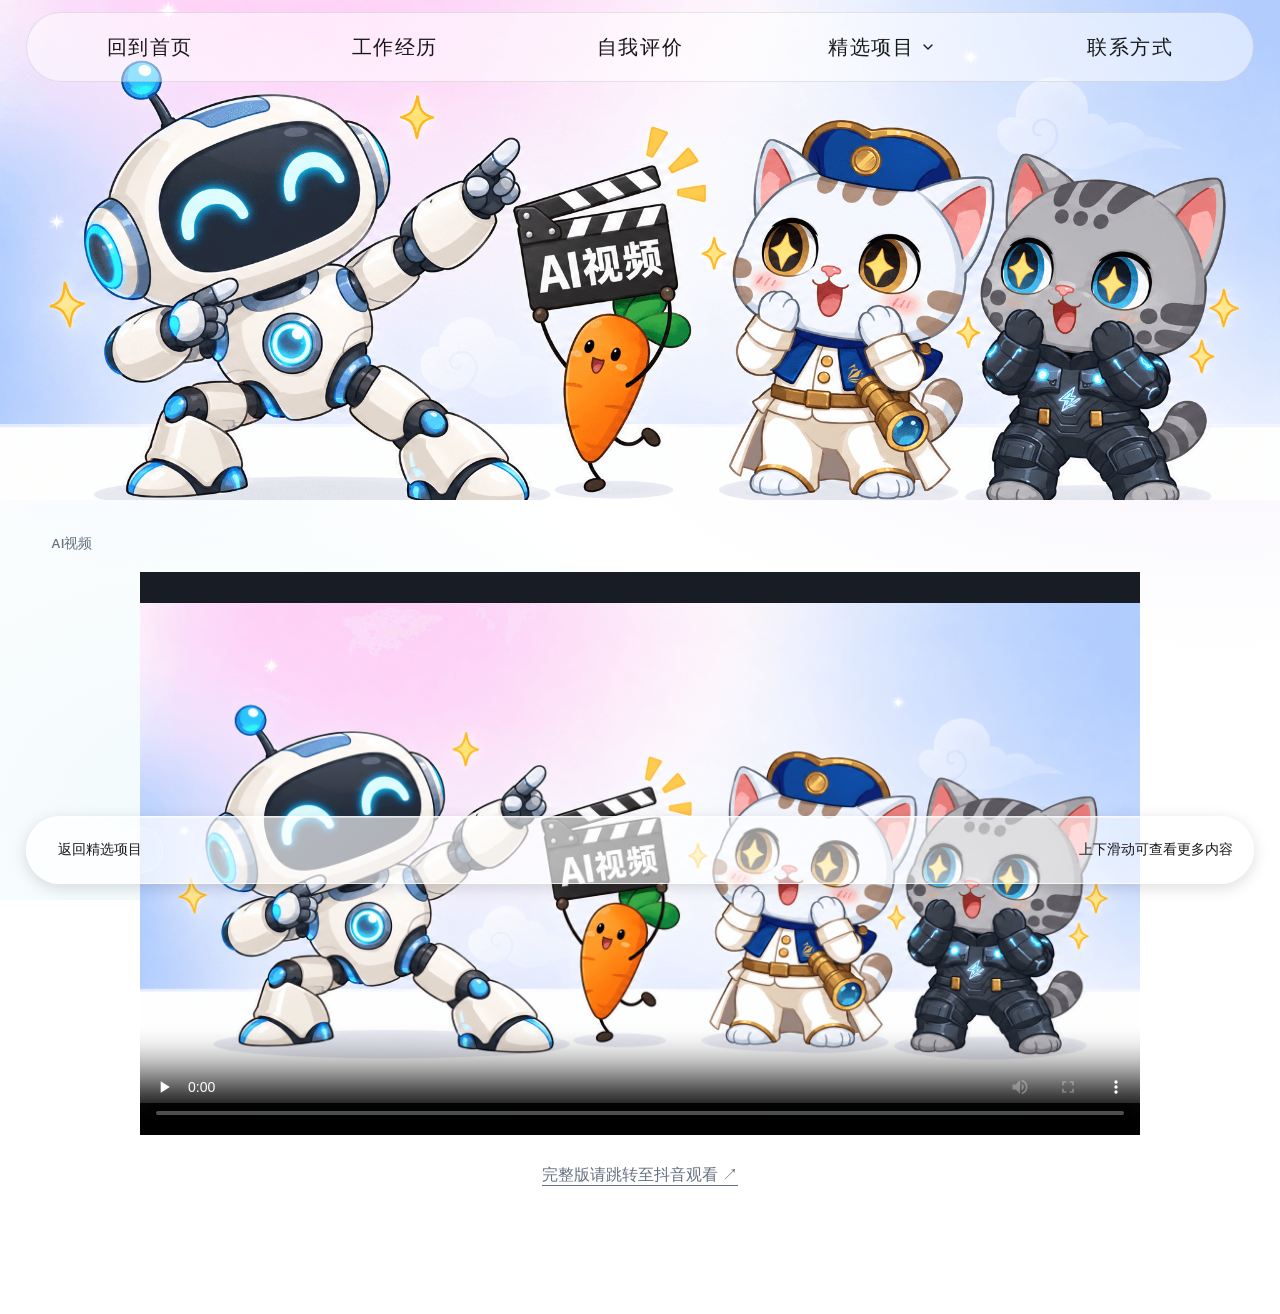
<file: projects/ai-video/index.html>
<!DOCTYPE html><html lang="zh-CN"><head><meta charSet="utf-8"/><meta name="viewport" content="width=device-width, initial-scale=1"/><link rel="stylesheet" href="/_next/static/css/index.cYMn8LJC.css" data-rsc-css-href="/_next/static/css/index.cYMn8LJC.css" data-precedence="vite-rsc/importer-resources"/><link rel="modulepreload" fetchPriority="low" href="/_next/static/chunks/index-DJiQ3haK.js"/><script src="/_next/static/chunks/rolldown-runtime-C60lm6uB.js" type="module" async=""></script><script src="/_next/static/chunks/framework-D_rUT4EX.js" type="module" async=""></script><link rel="modulepreload" href="/_next/static/chunks/layout-segment-context-DW7-zkOR.js" crossorigin=""/><link rel="modulepreload" href="/_next/static/chunks/project-gallery-yTu9V-D5.js" crossorigin=""/><link rel="modulepreload" href="/_next/static/chunks/site-nav-B0wUhJC4.js" crossorigin=""/><title>钟成 -- 品牌与视觉设计师</title><meta name="description" content="钟成的品牌、视觉、平面与 AI 创意作品集。"/><meta property="og:title" content="钟成 -- 品牌与视觉设计师"/><meta property="og:description" content="10年品牌与视觉设计 · 4年AI创意实践"/><meta property="og:image" content="https://zcxv88889.github.io/og.png"/><meta property="og:image:width" content="1672"/><meta property="og:image:height" content="941"/><meta property="og:image:alt" content="钟成品牌与视觉设计师作品集"/><meta name="twitter:card" content="summary_large_image"/><meta name="twitter:title" content="钟成 -- 品牌与视觉设计师"/><meta name="twitter:description" content="10年品牌与视觉设计 · 4年AI创意实践"/><meta name="twitter:image" content="https://zcxv88889.github.io/og.png"/><script>Object.assign(((self[Symbol.for("vinext.navigationRuntime")]??={bootstrap:{routeManifest:null},functions:{}}).bootstrap.rsc??={rsc:[]}),{params:{"slug":"ai-video"},nav:{"pathname":"/projects/ai-video","searchParams":[]}})</script><link rel="modulepreload" href="/_next/static/chunks/index-DJiQ3haK.js" />
</head><body><nav class="nav global-nav" aria-label="主导航"><a href="/#top">回到首页</a><a href="/#experience">工作经历</a><a href="/#about">自我评价</a><div class="nav-projects"><a href="/#projects">精选项目</a><button type="button" tabindex="0" data-base-ui-click-trigger="" id="base-ui-_R_7q5i_" aria-haspopup="dialog" aria-expanded="false" data-slot="popover-trigger" aria-label="展开精选项目分类" class="nav-projects-toggle"><svg xmlns="http://www.w3.org/2000/svg" width="16" height="16" viewBox="0 0 24 24" fill="none" stroke="currentColor" stroke-width="2" stroke-linecap="round" stroke-linejoin="round" class="lucide lucide-chevron-down" aria-hidden="true"><path d="m6 9 6 6 6-6"></path></svg></button></div><a href="/#collaborate">联系方式</a></nav><main class="project-gallery" aria-label="AI视频"><div class="project-gallery-banner project-gallery-banner-marketing"><img src="/ai-video-banner.png" alt="AI视频：片场开拍插画"/></div><div class="project-gallery-content"><div class="project-gallery-works" data-case="ai-video-01" id="selected-project-content" role="region" aria-label="AI视频"><section aria-label="AI视频"><h3 class="project-case-label project-photos-heading">AI视频</h3><video class="ai-video-player" controls="" playsInline="" preload="none" poster="/ai-video-banner.png" aria-label="AI视频作品播放器"><source src="/ai-video-feature.mp4" type="video/mp4"/>您的浏览器不支持在线播放，<a href="/ai-video-feature.mp4">点击打开视频</a>。</video><p class="ai-video-full-link"><a href="https://v.douyin.com/sTsVPEuSEDo/" target="_blank" rel="noopener noreferrer">完整版请跳转至抖音观看 <span aria-hidden="true">↗</span></a></p></section></div><div class="project-gallery-bottom"><div class="project-gallery-meta"><a href="/#projects">返回精选项目</a><span>上下滑动可查看更多内容</span></div></div></div></main><script type="module" src="/_next/static/chunks/index-DJiQ3haK.js" id="_R_" async=""></script><script>((self[Symbol.for("vinext.navigationRuntime")]??={bootstrap:{routeManifest:null},functions:{}}).bootstrap.rsc??={rsc:[]}).rsc.push("0:{\"page:/projects/ai-video\":\"$L1\",\"layout:/\":\"$L2\",\"route:/projects/ai-video\":\"$L3\",\"__route\":\"route:/projects/ai-video\",\"__interceptionContext\":null,\"__layoutIds\":[\"layout:/\"],\"__rootLayout\":\"/\",\"__bfcacheSegmentIdentities\":{\"layout:/\":\"[\\\"layout\\\",\\\"layout:/\\\",\\\"root-boundary:/\\\",\\\"\\\"]\",\"page:/projects/ai-video\":\"[\\\"page\\\",\\\"page:/projects/:slug\\\",\\\"root-boundary:/\\\",\\\"[\\\\\\\"projects\\\\\\\",\\\\\\\"slug|ai-video|d\\\\\\\"]\\\"]\"},\"__srcPage\":[\"projects\",\"[slug]\",\"page\"],\"__layoutFlags\":{\"layout:/\":\"s\"},\"__artifactCompatibility\":{\"schemaVersion\":1,\"graphVersion\":\"app-route-graph:e2b6660f752f1534\",\"deploymentVersion\":\"c7ea504c-4058-4bae-8f47-56fc04141792\",\"appElementsSchemaVersion\":1,\"rscPayloadSchemaVersion\":1,\"rootBoundaryId\":\"/\",\"renderEpoch\":null}}\n")</script><script>((self[Symbol.for("vinext.navigationRuntime")]??={bootstrap:{routeManifest:null},functions:{}}).bootstrap.rsc??={rsc:[]}).rsc.push("4:I[\"43cf55674ce6\",[],\"Children\",1]\n")</script><script>((self[Symbol.for("vinext.navigationRuntime")]??={bootstrap:{routeManifest:null},functions:{}}).bootstrap.rsc??={rsc:[]}).rsc.push("5:I[\"dd56a6b5ee16\",[],\"GlobalErrorBoundary\",1]\n")</script><script>((self[Symbol.for("vinext.navigationRuntime")]??={bootstrap:{routeManifest:null},functions:{}}).bootstrap.rsc??={rsc:[]}).rsc.push("6:I[\"9b166222c86a\",[],\"default\",1]\n")</script><script>((self[Symbol.for("vinext.navigationRuntime")]??={bootstrap:{routeManifest:null},functions:{}}).bootstrap.rsc??={rsc:[]}).rsc.push("7:I[\"dd56a6b5ee16\",[],\"ErrorBoundary\",1]\n")</script><script>((self[Symbol.for("vinext.navigationRuntime")]??={bootstrap:{routeManifest:null},functions:{}}).bootstrap.rsc??={rsc:[]}).rsc.push("8:I[\"1fb13a061f46\",[],\"LayoutSegmentProvider\",1]\n")</script><script>((self[Symbol.for("vinext.navigationRuntime")]??={bootstrap:{routeManifest:null},functions:{}}).bootstrap.rsc??={rsc:[]}).rsc.push("9:I[\"43cf55674ce6\",[],\"Slot\",1]\n")</script><script>((self[Symbol.for("vinext.navigationRuntime")]??={bootstrap:{routeManifest:null},functions:{}}).bootstrap.rsc??={rsc:[]}).rsc.push("a:I[\"dd56a6b5ee16\",[],\"NotFoundBoundary\",1]\n")</script><script>((self[Symbol.for("vinext.navigationRuntime")]??={bootstrap:{routeManifest:null},functions:{}}).bootstrap.rsc??={rsc:[]}).rsc.push("b:I[\"ecb42ad1e08d\",[],\"AppRouterScrollTarget\",1]\n")</script><script>((self[Symbol.for("vinext.navigationRuntime")]??={bootstrap:{routeManifest:null},functions:{}}).bootstrap.rsc??={rsc:[]}).rsc.push("c:I[\"dd56a6b5ee16\",[],\"RedirectBoundary\",1]\n")</script><script>((self[Symbol.for("vinext.navigationRuntime")]??={bootstrap:{routeManifest:null},functions:{}}).bootstrap.rsc??={rsc:[]}).rsc.push(":HL[\"/_next/static/css/index.cYMn8LJC.css\",\"style\"     ]\n")</script><script>((self[Symbol.for("vinext.navigationRuntime")]??={bootstrap:{routeManifest:null},functions:{}}).bootstrap.rsc??={rsc:[]}).rsc.push("2:[[[\"$\",\"link\",\"css:/_next/static/css/index.cYMn8LJC.css\",{\"rel\":\"stylesheet\",\"precedence\":\"vite-rsc/importer-resources\",\"href\":\"/_next/static/css/index.cYMn8LJC.css\",\"data-rsc-css-href\":\"/_next/static/css/index.cYMn8LJC.css\"}],\"$undefined\"],[\"$\",\"html\",null,{\"lang\":\"zh-CN\",\"children\":[\"$\",\"body\",null,{\"children\":[\"$\",\"$L4\",null,{}]}]}]]\n")</script><script>((self[Symbol.for("vinext.navigationRuntime")]??={bootstrap:{routeManifest:null},functions:{}}).bootstrap.rsc??={rsc:[]}).rsc.push("3:[[[\"$\",\"meta\",null,{\"charSet\":\"utf-8\"}],[[\"$\",\"title\",\"0\",{\"children\":\"钟成 -- 品牌与视觉设计师\"}],[\"$\",\"meta\",\"1\",{\"name\":\"description\",\"content\":\"钟成的品牌、视觉、平面与 AI 创意作品集。\"}],[\"$\",\"meta\",\"2\",{\"property\":\"og:title\",\"content\":\"钟成 -- 品牌与视觉设计师\"}],[\"$\",\"meta\",\"3\",{\"property\":\"og:description\",\"content\":\"10年品牌与视觉设计 · 4年AI创意实践\"}],[\"$\",\"meta\",\"4\",{\"property\":\"og:image\",\"content\":\"https://zcxv88889.github.io/og.png\"}],[\"$\",\"meta\",\"5\",{\"property\":\"og:image:width\",\"content\":\"1672\"}],[\"$\",\"meta\",\"6\",{\"property\":\"og:image:height\",\"content\":\"941\"}],[\"$\",\"meta\",\"7\",{\"property\":\"og:image:alt\",\"content\":\"钟成品牌与视觉设计师作品集\"}],[\"$\",\"meta\",\"8\",{\"name\":\"twitter:card\",\"content\":\"summary_large_image\"}],[\"$\",\"meta\",\"9\",{\"name\":\"twitter:title\",\"content\":\"钟成 -- 品牌与视觉设计师\"}],[\"$\",\"meta\",\"10\",{\"name\":\"twitter:description\",\"content\":\"10年品牌与视觉设计 · 4年AI创意实践\"}],[\"$\",\"meta\",\"11\",{\"name\":\"twitter:image\",\"content\":\"https://zcxv88889.github.io/og.png\"}]],[[\"$\",\"meta\",\"0\",{\"name\":\"viewport\",\"content\":\"width=device-width, initial-scale=1\"}]]],[\"$\",\"$L5\",null,{\"fallback\":\"$6\",\"children\":[\"$\",\"$L7\",null,{\"fallback\":\"$6\",\"children\":[\"$\",\"$L8\",null,{\"providerId\":\"layout:/\",\"segmentMap\":{\"children\":[\"projects\",\"ai-video\"]},\"children\":[\"$\",\"$L9\",null,{\"id\":\"layout:/\",\"parallelSlots\":\"$undefined\",\"children\":[\"$\",\"$La\",null,{\"resetKey\":\"projects\",\"fallback\":[[\"$\",\"title\",null,{\"children\":\"404: This page could not be found.\"}],[\"$\",\"div\",null,{\"style\":{\"fontFamily\":\"system-ui,\\\"Segoe UI\\\",Roboto,Helvetica,Arial,sans-serif,\\\"Apple Color Emoji\\\",\\\"Segoe UI Emoji\\\"\",\"height\":\"100vh\",\"textAlign\":\"center\",\"display\":\"flex\",\"flexDirection\":\"column\",\"alignItems\":\"center\",\"justifyContent\":\"center\"},\"children\":[\"$\",\"div\",null,{\"children\":[[\"$\",\"style\",null,{\"dangerouslySetInnerHTML\":{\"__html\":\"body{color:#000;background:#fff;margin:0}.next-error-h1{border-right:1px solid rgba(0,0,0,.3)}@media (prefers-color-scheme:dark){body{color:#fff;background:#000}.next-error-h1{border-right:1px solid rgba(255,255,255,.3)}}\"}}],[\"$\",\"h1\",null,{\"className\":\"next-error-h1\",\"style\":{\"display\":\"inline-block\",\"margin\":\"0 20px 0 0\",\"padding\":\"0 23px 0 0\",\"fontSize\":24,\"fontWeight\":500,\"verticalAlign\":\"top\",\"lineHeight\":\"49px\"},\"children\":404}],[\"$\",\"div\",null,{\"style\":{\"display\":\"inline-block\"},\"children\":[\"$\",\"h2\",null,{\"style\":{\"fontSize\":14,\"fontWeight\":400,\"lineHeight\":\"49px\",\"margin\":0},\"children\":\"This page could not be found.\"}]}]]}]}]],\"children\":[\"$\",\"$Lb\",null,{\"children\":[\"$\",\"$Lc\",null,{\"children\":[[\"$\",\"$L8\",null,{\"providerId\":\"page:/projects/ai-video\",\"segmentMap\":{\"children\":[\"__PAGE__\"]},\"children\":[\"$\",\"$L9\",null,{\"id\":\"page:/projects/ai-video\"}]}],null]}]}]}]}]}]}]}],null,null]\n")</script><script>((self[Symbol.for("vinext.navigationRuntime")]??={bootstrap:{routeManifest:null},functions:{}}).bootstrap.rsc??={rsc:[]}).rsc.push("d:I[\"7d9bc3c81896\",[],\"ProjectGallery\",1]\n")</script><script>((self[Symbol.for("vinext.navigationRuntime")]??={bootstrap:{routeManifest:null},functions:{}}).bootstrap.rsc??={rsc:[]}).rsc.push("1:[\"$\",\"$Ld\",null,{\"project\":{\"slug\":\"ai-video\",\"tag\":\"AI创作 / 动态影像\",\"title\":\"AI视频\",\"note\":\"运用AI工具探索视频创作与动态视觉表达。\",\"stat\":\"\",\"images\":[{\"src\":\"/zhaogang-youth-poster.jpg\",\"title\":\"五四青年节海报\"},{\"src\":\"/ronghetang-packaging.jpg\",\"title\":\"荣和堂包装设计\"},{\"src\":\"/huaang-cdie-home.jpg\",\"title\":\"CDIE 官网设计\"},{\"src\":\"/dahongqiao-detail.jpg\",\"title\":\"产品详情页设计\"},{\"src\":\"/yintang-poster.jpg\",\"title\":\"印堂活动海报\"}],\"galleryProjects\":[{\"id\":\"ai-video-01\",\"title\":\"AI视频\",\"cover\":\"\",\"images\":[]}]}}]\n")</script><script>Object.assign(((self[Symbol.for("vinext.navigationRuntime")]??={bootstrap:{routeManifest:null},functions:{}}).bootstrap.rsc??={rsc:[]}),{"initialCacheKind":"static"});((self[Symbol.for("vinext.navigationRuntime")]??={bootstrap:{routeManifest:null},functions:{}}).bootstrap.rsc??={rsc:[]}).done=true</script></body></html>
</file>
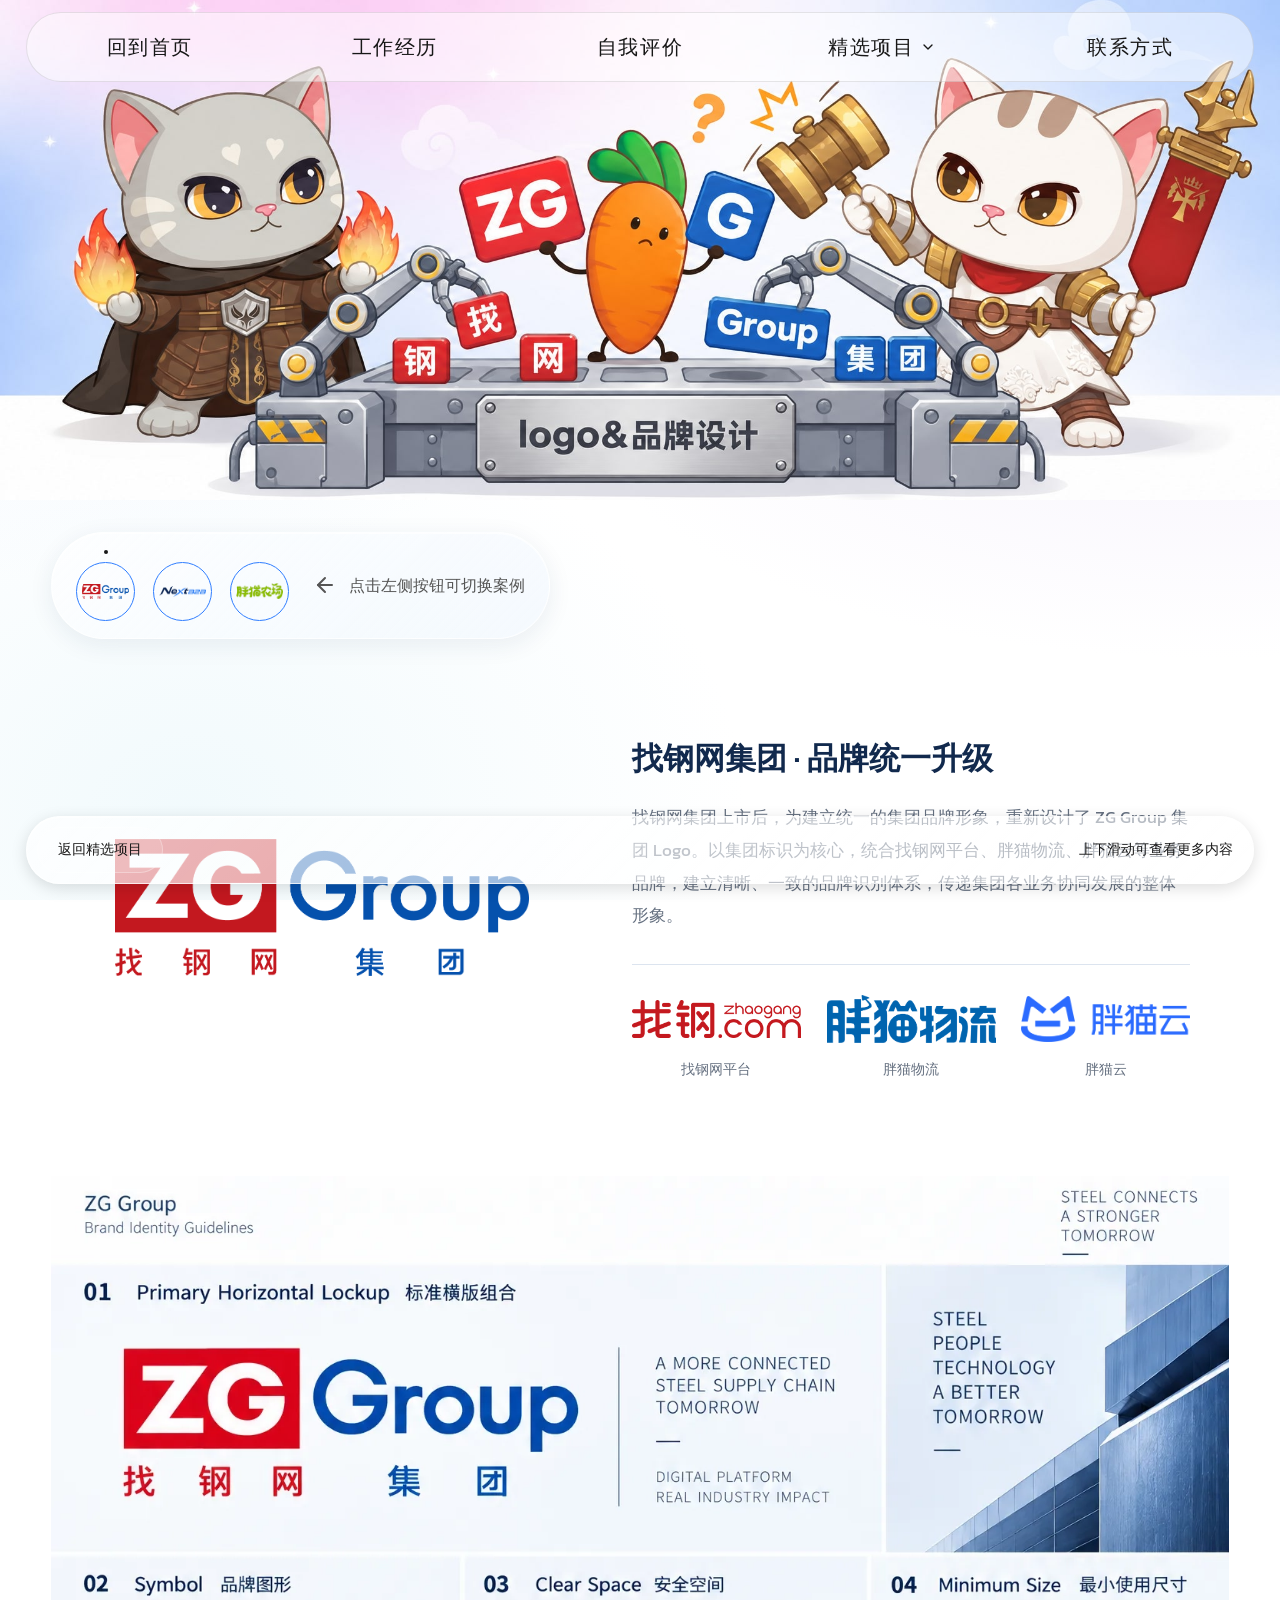
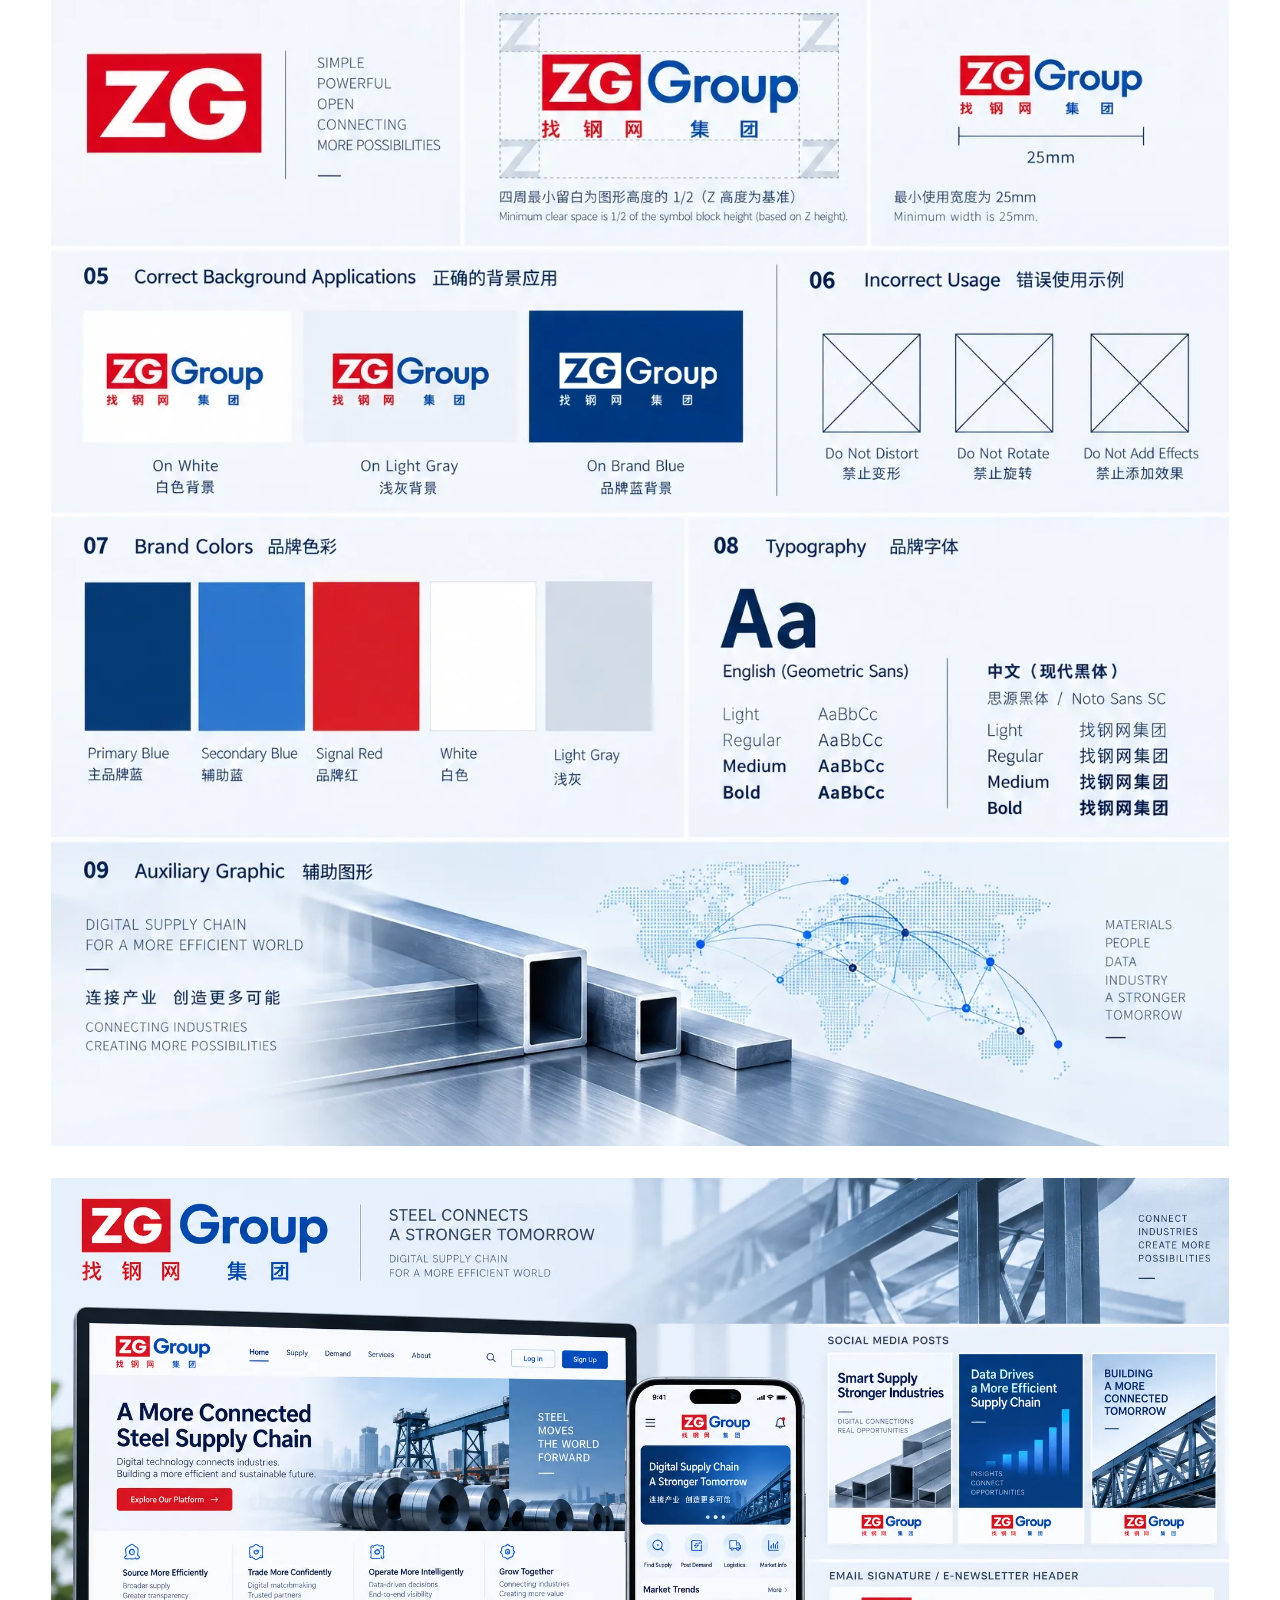
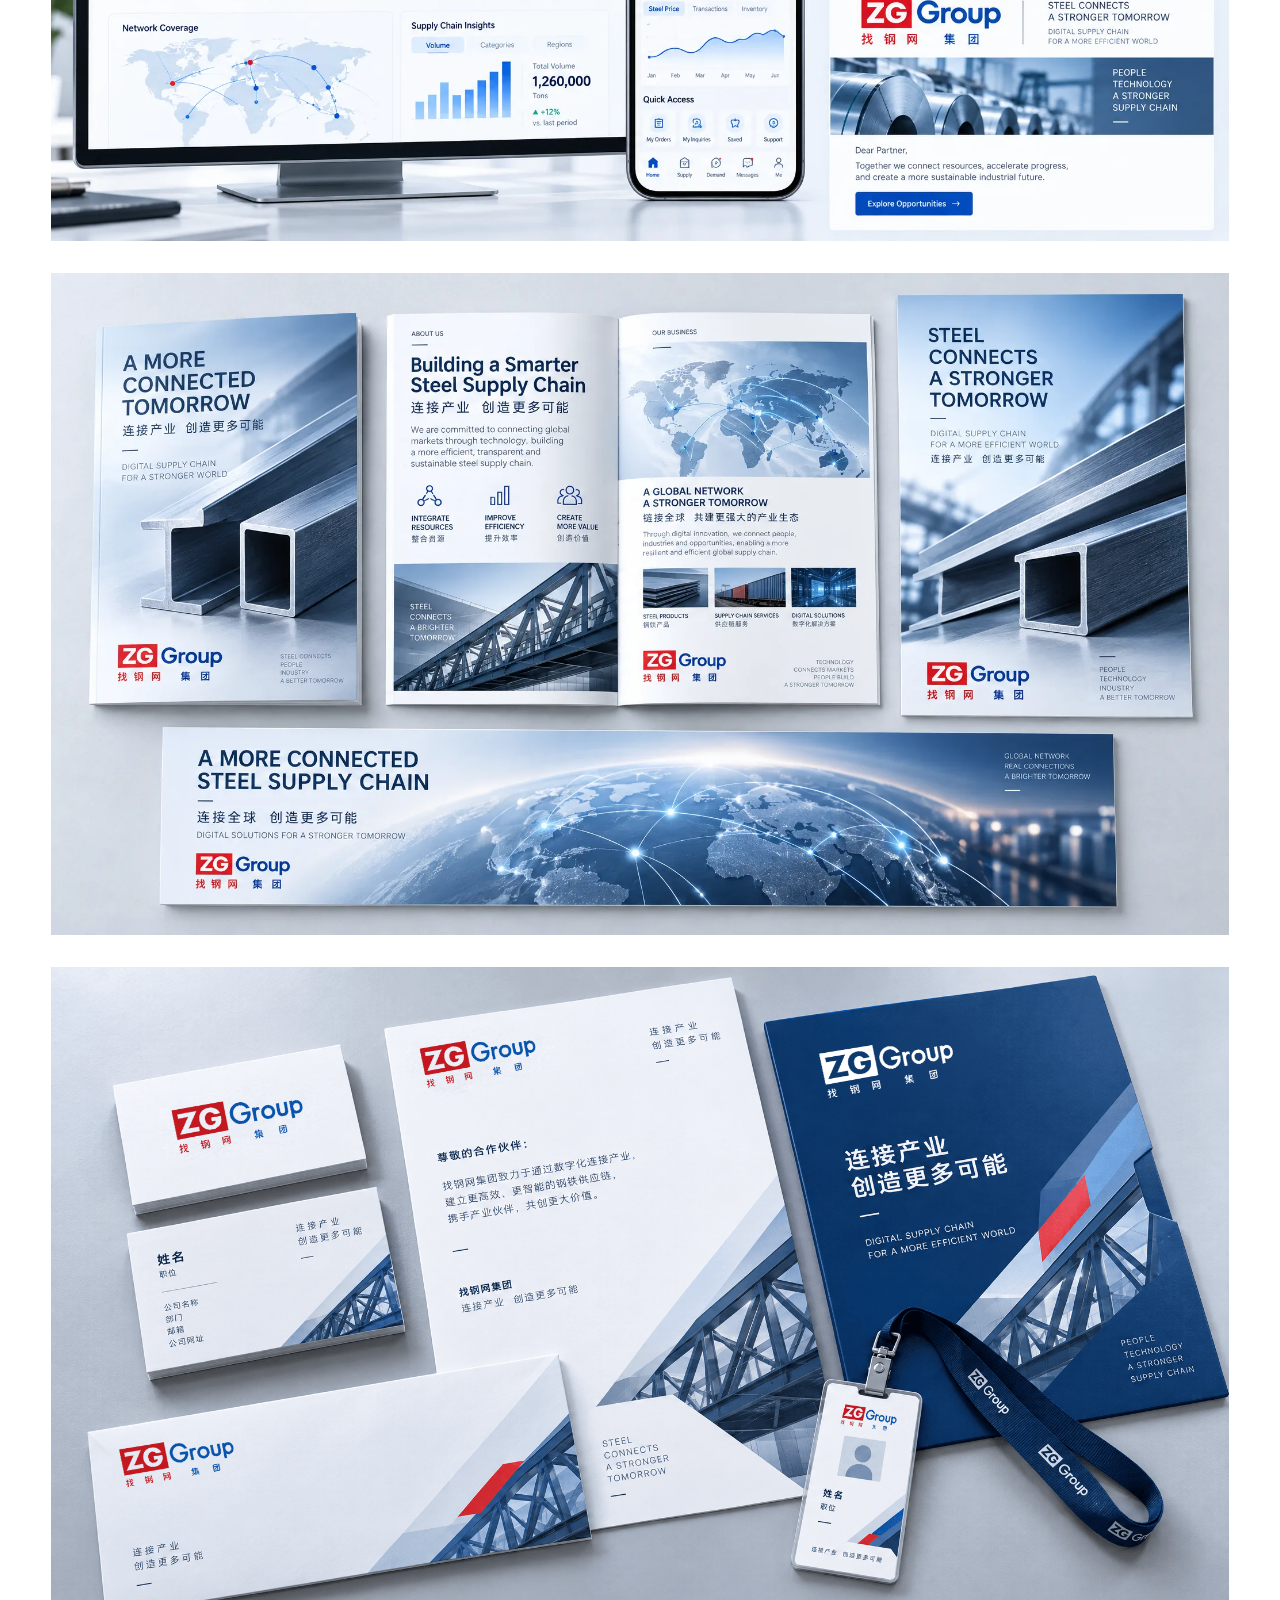
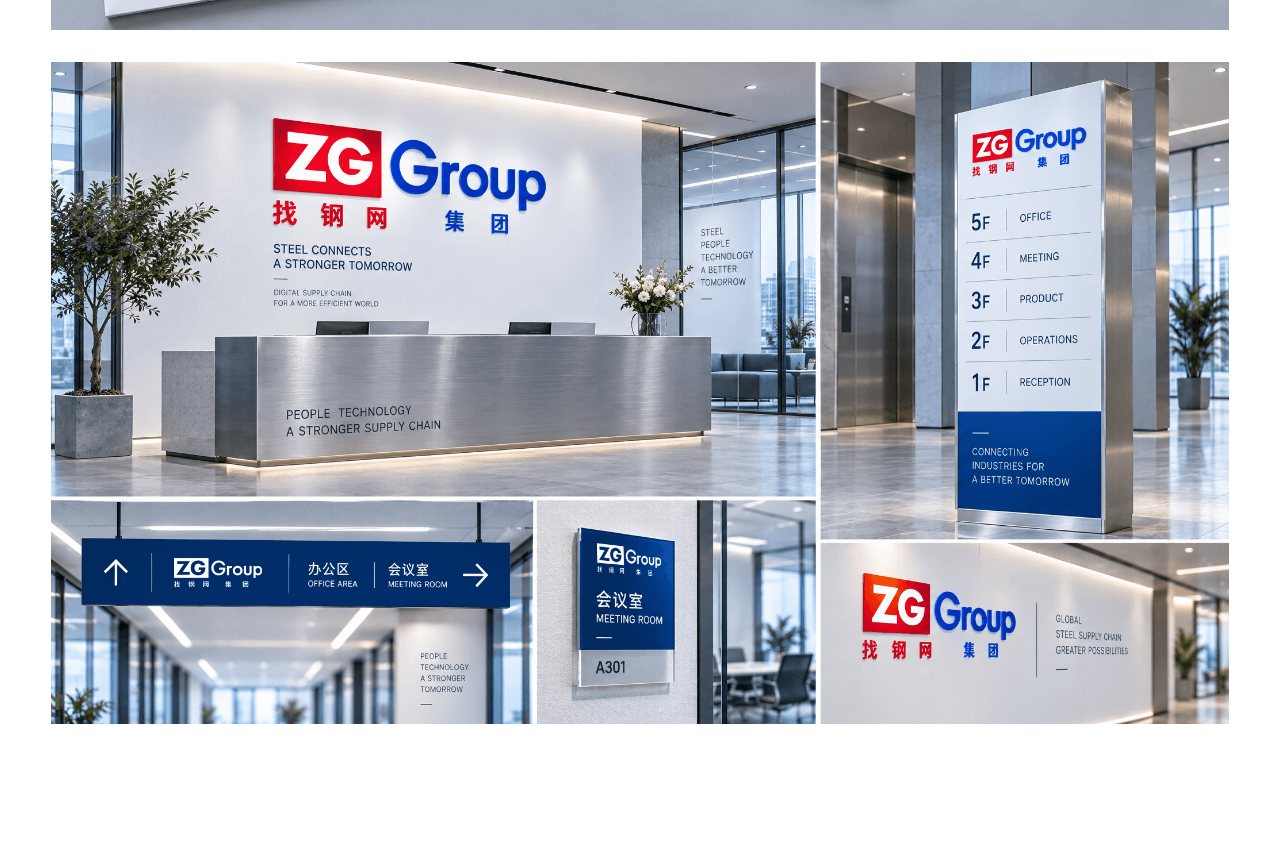
<file: projects/brand-design/index.html>
<!DOCTYPE html><html lang="zh-CN"><head><meta charSet="utf-8"/><meta name="viewport" content="width=device-width, initial-scale=1"/><link rel="stylesheet" href="/_next/static/css/index.cYMn8LJC.css" data-rsc-css-href="/_next/static/css/index.cYMn8LJC.css" data-precedence="vite-rsc/importer-resources"/><link rel="modulepreload" fetchPriority="low" href="/_next/static/chunks/index-DJiQ3haK.js"/><script src="/_next/static/chunks/rolldown-runtime-C60lm6uB.js" type="module" async=""></script><script src="/_next/static/chunks/framework-D_rUT4EX.js" type="module" async=""></script><link rel="modulepreload" href="/_next/static/chunks/layout-segment-context-DW7-zkOR.js" crossorigin=""/><link rel="modulepreload" href="/_next/static/chunks/project-gallery-yTu9V-D5.js" crossorigin=""/><link rel="modulepreload" href="/_next/static/chunks/site-nav-B0wUhJC4.js" crossorigin=""/><title>钟成 -- 品牌与视觉设计师</title><meta name="description" content="钟成的品牌、视觉、平面与 AI 创意作品集。"/><meta property="og:title" content="钟成 -- 品牌与视觉设计师"/><meta property="og:description" content="10年品牌与视觉设计 · 4年AI创意实践"/><meta property="og:image" content="https://zcxv88889.github.io/og.png"/><meta property="og:image:width" content="1672"/><meta property="og:image:height" content="941"/><meta property="og:image:alt" content="钟成品牌与视觉设计师作品集"/><meta name="twitter:card" content="summary_large_image"/><meta name="twitter:title" content="钟成 -- 品牌与视觉设计师"/><meta name="twitter:description" content="10年品牌与视觉设计 · 4年AI创意实践"/><meta name="twitter:image" content="https://zcxv88889.github.io/og.png"/><script>Object.assign(((self[Symbol.for("vinext.navigationRuntime")]??={bootstrap:{routeManifest:null},functions:{}}).bootstrap.rsc??={rsc:[]}),{params:{"slug":"brand-design"},nav:{"pathname":"/projects/brand-design","searchParams":[]}})</script><link rel="modulepreload" href="/_next/static/chunks/index-DJiQ3haK.js" />
</head><body><nav class="nav global-nav" aria-label="主导航"><a href="/#top">回到首页</a><a href="/#experience">工作经历</a><a href="/#about">自我评价</a><div class="nav-projects"><a href="/#projects">精选项目</a><button type="button" tabindex="0" data-base-ui-click-trigger="" id="base-ui-_R_7q5i_" aria-haspopup="dialog" aria-expanded="false" data-slot="popover-trigger" aria-label="展开精选项目分类" class="nav-projects-toggle"><svg xmlns="http://www.w3.org/2000/svg" width="16" height="16" viewBox="0 0 24 24" fill="none" stroke="currentColor" stroke-width="2" stroke-linecap="round" stroke-linejoin="round" class="lucide lucide-chevron-down" aria-hidden="true"><path d="m6 9 6 6 6-6"></path></svg></button></div><a href="/#collaborate">联系方式</a></nav><main class="project-gallery" aria-label="LOGO&amp;品牌设计"><div class="project-gallery-banner project-gallery-banner-marketing"><img src="/brand-design-banner.jpg" alt="logo与品牌设计：骑士猫品牌工厂插画"/></div><div class="project-gallery-content"><div class="project-gallery-top is-awake"><div class="project-gallery-picker project-gallery-picker-logos" aria-label="选择项目"><button type="button" title="ZG集团VI设计" aria-label="查看ZG集团VI设计" aria-controls="selected-project-content" aria-pressed="true"><span class="project-gallery-dot is-active"></span><img src="/zg-brand/logo.png" alt=""/></button><button type="button" title="NextB2B品牌设计" aria-label="查看NextB2B品牌设计" aria-controls="selected-project-content" aria-pressed="false"><span class="project-gallery-dot"></span><img src="/nextb2b-logo.png" alt=""/></button><button type="button" title="部分其他logo" aria-label="查看部分其他logo" aria-controls="selected-project-content" aria-pressed="false"><span class="project-gallery-dot"></span><img src="/other-logos/farm.png" alt=""/></button></div><p class="project-gallery-switch-hint"><svg xmlns="http://www.w3.org/2000/svg" width="24" height="24" viewBox="0 0 24 24" fill="none" stroke="currentColor" stroke-width="2" stroke-linecap="round" stroke-linejoin="round" class="lucide lucide-arrow-left" aria-hidden="true"><path d="m12 19-7-7 7-7"></path><path d="M19 12H5"></path></svg><span>点击左侧按钮可切换案例</span></p></div><div class="project-gallery-works" data-case="zg-brand-identity" id="selected-project-content" role="region" aria-label="ZG集团VI设计"><section class="nextb2b-brand-intro" aria-label="找钢网集团品牌升级介绍"><div class="nextb2b-brand-intro-logo"><img src="/zg-brand/logo.png" alt="ZG Group 找钢网集团 Logo"/></div><div><h3>找钢网集团 · 品牌统一升级</h3><p>找钢网集团上市后，为建立统一的集团品牌形象，重新设计了 ZG Group 集团 Logo。以集团标识为核心，统合找钢网平台、胖猫物流、胖猫云等业务品牌，建立清晰、一致的品牌识别体系，传递集团各业务协同发展的整体形象。</p><div class="zg-brand-family" aria-label="集团业务品牌"><figure><img src="/zg-brand/platform.png" alt="找钢网平台 Logo"/><figcaption>找钢网平台</figcaption></figure><figure><img src="/zg-brand/logistics.png" alt="胖猫物流 Logo"/><figcaption>胖猫物流</figcaption></figure><figure><img src="/zg-brand/cloud.png" alt="胖猫云 Logo"/><figcaption>胖猫云</figcaption></figure></div></div></section><figure><img src="/zg-brand/01-guidelines.webp" alt="ZG集团VI基础规范" decoding="async" loading="eager"/></figure><figure><img src="/zg-brand/03-digital.webp" alt="ZG集团VI数字物料系统" decoding="async" loading="lazy"/></figure><figure><img src="/zg-brand/06-print.webp" alt="ZG集团VI宣传册与海报系统" decoding="async" loading="lazy"/></figure><figure><img src="/zg-brand/02-office.png" alt="ZG集团VI办公物料系统" decoding="async" loading="lazy"/></figure><figure><img src="/zg-brand/04-signage.png" alt="ZG集团VI空间导视系统" decoding="async" loading="lazy"/></figure></div><div class="project-gallery-bottom"><div class="project-gallery-meta"><a href="/#projects">返回精选项目</a><span>上下滑动可查看更多内容</span></div></div></div></main><script type="module" src="/_next/static/chunks/index-DJiQ3haK.js" id="_R_" async=""></script><script>((self[Symbol.for("vinext.navigationRuntime")]??={bootstrap:{routeManifest:null},functions:{}}).bootstrap.rsc??={rsc:[]}).rsc.push("0:{\"page:/projects/brand-design\":\"$L1\",\"layout:/\":\"$L2\",\"route:/projects/brand-design\":\"$L3\",\"__route\":\"route:/projects/brand-design\",\"__interceptionContext\":null,\"__layoutIds\":[\"layout:/\"],\"__rootLayout\":\"/\",\"__bfcacheSegmentIdentities\":{\"layout:/\":\"[\\\"layout\\\",\\\"layout:/\\\",\\\"root-boundary:/\\\",\\\"\\\"]\",\"page:/projects/brand-design\":\"[\\\"page\\\",\\\"page:/projects/:slug\\\",\\\"root-boundary:/\\\",\\\"[\\\\\\\"projects\\\\\\\",\\\\\\\"slug|brand-design|d\\\\\\\"]\\\"]\"},\"__srcPage\":[\"projects\",\"[slug]\",\"page\"],\"__layoutFlags\":{\"layout:/\":\"s\"},\"__artifactCompatibility\":{\"schemaVersion\":1,\"graphVersion\":\"app-route-graph:e2b6660f752f1534\",\"deploymentVersion\":\"c7ea504c-4058-4bae-8f47-56fc04141792\",\"appElementsSchemaVersion\":1,\"rscPayloadSchemaVersion\":1,\"rootBoundaryId\":\"/\",\"renderEpoch\":null}}\n")</script><script>((self[Symbol.for("vinext.navigationRuntime")]??={bootstrap:{routeManifest:null},functions:{}}).bootstrap.rsc??={rsc:[]}).rsc.push("4:I[\"43cf55674ce6\",[],\"Children\",1]\n")</script><script>((self[Symbol.for("vinext.navigationRuntime")]??={bootstrap:{routeManifest:null},functions:{}}).bootstrap.rsc??={rsc:[]}).rsc.push("5:I[\"dd56a6b5ee16\",[],\"GlobalErrorBoundary\",1]\n")</script><script>((self[Symbol.for("vinext.navigationRuntime")]??={bootstrap:{routeManifest:null},functions:{}}).bootstrap.rsc??={rsc:[]}).rsc.push("6:I[\"9b166222c86a\",[],\"default\",1]\n")</script><script>((self[Symbol.for("vinext.navigationRuntime")]??={bootstrap:{routeManifest:null},functions:{}}).bootstrap.rsc??={rsc:[]}).rsc.push("7:I[\"dd56a6b5ee16\",[],\"ErrorBoundary\",1]\n")</script><script>((self[Symbol.for("vinext.navigationRuntime")]??={bootstrap:{routeManifest:null},functions:{}}).bootstrap.rsc??={rsc:[]}).rsc.push("8:I[\"1fb13a061f46\",[],\"LayoutSegmentProvider\",1]\n")</script><script>((self[Symbol.for("vinext.navigationRuntime")]??={bootstrap:{routeManifest:null},functions:{}}).bootstrap.rsc??={rsc:[]}).rsc.push("9:I[\"43cf55674ce6\",[],\"Slot\",1]\n")</script><script>((self[Symbol.for("vinext.navigationRuntime")]??={bootstrap:{routeManifest:null},functions:{}}).bootstrap.rsc??={rsc:[]}).rsc.push("a:I[\"dd56a6b5ee16\",[],\"NotFoundBoundary\",1]\n")</script><script>((self[Symbol.for("vinext.navigationRuntime")]??={bootstrap:{routeManifest:null},functions:{}}).bootstrap.rsc??={rsc:[]}).rsc.push("b:I[\"ecb42ad1e08d\",[],\"AppRouterScrollTarget\",1]\n")</script><script>((self[Symbol.for("vinext.navigationRuntime")]??={bootstrap:{routeManifest:null},functions:{}}).bootstrap.rsc??={rsc:[]}).rsc.push("c:I[\"dd56a6b5ee16\",[],\"RedirectBoundary\",1]\n")</script><script>((self[Symbol.for("vinext.navigationRuntime")]??={bootstrap:{routeManifest:null},functions:{}}).bootstrap.rsc??={rsc:[]}).rsc.push(":HL[\"/_next/static/css/index.cYMn8LJC.css\",\"style\"     ]\n")</script><script>((self[Symbol.for("vinext.navigationRuntime")]??={bootstrap:{routeManifest:null},functions:{}}).bootstrap.rsc??={rsc:[]}).rsc.push("2:[[[\"$\",\"link\",\"css:/_next/static/css/index.cYMn8LJC.css\",{\"rel\":\"stylesheet\",\"precedence\":\"vite-rsc/importer-resources\",\"href\":\"/_next/static/css/index.cYMn8LJC.css\",\"data-rsc-css-href\":\"/_next/static/css/index.cYMn8LJC.css\"}],\"$undefined\"],[\"$\",\"html\",null,{\"lang\":\"zh-CN\",\"children\":[\"$\",\"body\",null,{\"children\":[\"$\",\"$L4\",null,{}]}]}]]\n")</script><script>((self[Symbol.for("vinext.navigationRuntime")]??={bootstrap:{routeManifest:null},functions:{}}).bootstrap.rsc??={rsc:[]}).rsc.push("3:[[[\"$\",\"meta\",null,{\"charSet\":\"utf-8\"}],[[\"$\",\"title\",\"0\",{\"children\":\"钟成 -- 品牌与视觉设计师\"}],[\"$\",\"meta\",\"1\",{\"name\":\"description\",\"content\":\"钟成的品牌、视觉、平面与 AI 创意作品集。\"}],[\"$\",\"meta\",\"2\",{\"property\":\"og:title\",\"content\":\"钟成 -- 品牌与视觉设计师\"}],[\"$\",\"meta\",\"3\",{\"property\":\"og:description\",\"content\":\"10年品牌与视觉设计 · 4年AI创意实践\"}],[\"$\",\"meta\",\"4\",{\"property\":\"og:image\",\"content\":\"https://zcxv88889.github.io/og.png\"}],[\"$\",\"meta\",\"5\",{\"property\":\"og:image:width\",\"content\":\"1672\"}],[\"$\",\"meta\",\"6\",{\"property\":\"og:image:height\",\"content\":\"941\"}],[\"$\",\"meta\",\"7\",{\"property\":\"og:image:alt\",\"content\":\"钟成品牌与视觉设计师作品集\"}],[\"$\",\"meta\",\"8\",{\"name\":\"twitter:card\",\"content\":\"summary_large_image\"}],[\"$\",\"meta\",\"9\",{\"name\":\"twitter:title\",\"content\":\"钟成 -- 品牌与视觉设计师\"}],[\"$\",\"meta\",\"10\",{\"name\":\"twitter:description\",\"content\":\"10年品牌与视觉设计 · 4年AI创意实践\"}],[\"$\",\"meta\",\"11\",{\"name\":\"twitter:image\",\"content\":\"https://zcxv88889.github.io/og.png\"}]],[[\"$\",\"meta\",\"0\",{\"name\":\"viewport\",\"content\":\"width=device-width, initial-scale=1\"}]]],[\"$\",\"$L5\",null,{\"fallback\":\"$6\",\"children\":[\"$\",\"$L7\",null,{\"fallback\":\"$6\",\"children\":[\"$\",\"$L8\",null,{\"providerId\":\"layout:/\",\"segmentMap\":{\"children\":[\"projects\",\"brand-design\"]},\"children\":[\"$\",\"$L9\",null,{\"id\":\"layout:/\",\"parallelSlots\":\"$undefined\",\"children\":[\"$\",\"$La\",null,{\"resetKey\":\"projects\",\"fallback\":[[\"$\",\"title\",null,{\"children\":\"404: This page could not be found.\"}],[\"$\",\"div\",null,{\"style\":{\"fontFamily\":\"system-ui,\\\"Segoe UI\\\",Roboto,Helvetica,Arial,sans-serif,\\\"Apple Color Emoji\\\",\\\"Segoe UI Emoji\\\"\",\"height\":\"100vh\",\"textAlign\":\"center\",\"display\":\"flex\",\"flexDirection\":\"column\",\"alignItems\":\"center\",\"justifyContent\":\"center\"},\"children\":[\"$\",\"div\",null,{\"children\":[[\"$\",\"style\",null,{\"dangerouslySetInnerHTML\":{\"__html\":\"body{color:#000;background:#fff;margin:0}.next-error-h1{border-right:1px solid rgba(0,0,0,.3)}@media (prefers-color-scheme:dark){body{color:#fff;background:#000}.next-error-h1{border-right:1px solid rgba(255,255,255,.3)}}\"}}],[\"$\",\"h1\",null,{\"className\":\"next-error-h1\",\"style\":{\"display\":\"inline-block\",\"margin\":\"0 20px 0 0\",\"padding\":\"0 23px 0 0\",\"fontSize\":24,\"fontWeight\":500,\"verticalAlign\":\"top\",\"lineHeight\":\"49px\"},\"children\":404}],[\"$\",\"div\",null,{\"style\":{\"display\":\"inline-block\"},\"children\":[\"$\",\"h2\",null,{\"style\":{\"fontSize\":14,\"fontWeight\":400,\"lineHeight\":\"49px\",\"margin\":0},\"children\":\"This page could not be found.\"}]}]]}]}]],\"children\":[\"$\",\"$Lb\",null,{\"children\":[\"$\",\"$Lc\",null,{\"children\":[[\"$\",\"$L8\",null,{\"providerId\":\"page:/projects/brand-design\",\"segmentMap\":{\"children\":[\"__PAGE__\"]},\"children\":[\"$\",\"$L9\",null,{\"id\":\"page:/projects/brand-design\"}]}],null]}]}]}]}]}]}]}],null,null]\n")</script><script>((self[Symbol.for("vinext.navigationRuntime")]??={bootstrap:{routeManifest:null},functions:{}}).bootstrap.rsc??={rsc:[]}).rsc.push("d:I[\"7d9bc3c81896\",[],\"ProjectGallery\",1]\n")</script><script>((self[Symbol.for("vinext.navigationRuntime")]??={bootstrap:{routeManifest:null},functions:{}}).bootstrap.rsc??={rsc:[]}).rsc.push("1:[\"$\",\"$Ld\",null,{\"project\":{\"slug\":\"brand-design\",\"tag\":\"品牌标识 / 视觉体系\",\"title\":\"LOGO\u0026品牌设计\",\"note\":\"Logo设计、品牌升级与VI视觉体系。\",\"stat\":\"\",\"images\":[{\"src\":\"/zhaogang-youth-poster.jpg\",\"title\":\"五四青年节海报\"},{\"src\":\"/ronghetang-packaging.jpg\",\"title\":\"荣和堂包装设计\"},{\"src\":\"/huaang-cdie-home.jpg\",\"title\":\"CDIE 官网设计\"},{\"src\":\"/dahongqiao-detail.jpg\",\"title\":\"产品详情页设计\"},{\"src\":\"/yintang-poster.jpg\",\"title\":\"印堂活动海报\"}],\"galleryProjects\":[{\"id\":\"zg-brand-identity\",\"title\":\"ZG集团VI设计\",\"cover\":\"/zg-brand/logo.png\",\"images\":[{\"src\":\"/zg-brand/01-guidelines.webp\",\"title\":\"ZG集团VI基础规范\"},{\"src\":\"/zg-brand/03-digital.webp\",\"title\":\"ZG集团VI数字物料系统\"},{\"src\":\"/zg-brand/06-print.webp\",\"title\":\"ZG集团VI宣传册与海报系统\"},{\"src\":\"/zg-brand/02-office.png\",\"title\":\"ZG集团VI办公物料系统\"},{\"src\":\"/zg-brand/04-signage.png\",\"title\":\"ZG集团VI空间导视系统\"}]},{\"id\":\"nextb2b-brand-identity\",\"title\":\"NextB2B品牌设计\",\"cover\":\"/nextb2b-logo.png\",\"images\":[{\"src\":\"/nextb2b-brand/colors.png\",\"title\":\"NextB2B品牌色彩系统\"},{\"src\":\"/nextb2b-brand/layout.png\",\"title\":\"NextB2B辅助图形与版式网格\"},{\"src\":\"/nextb2b-brand/stationery.png\",\"title\":\"NextB2B名片、信纸与信封设计\"},{\"src\":\"/nextb2b-brand/email.png\",\"title\":\"NextB2B邮件签名与邮件模板\"},{\"src\":\"/nextb2b-brand/presentation.png\",\"title\":\"NextB2B PPT模板设计\"}]},{\"id\":\"other-logos\",\"title\":\"部分其他logo\",\"cover\":\"/other-logos/farm.png\",\"images\":[{\"src\":\"/other-logos/farm.png\",\"title\":\"胖猫农场\"},{\"src\":\"/other-logos/star-cat.png\",\"title\":\"星猫\"},{\"src\":\"/other-logos/cloud.png\",\"title\":\"胖猫云\"},{\"src\":\"/other-logos/processing.png\",\"title\":\"胖猫加工\"},{\"src\":\"/other-logos/lerong.png\",\"title\":\"乐融晟业\"},{\"src\":\"/other-logos/research.png\",\"title\":\"华昂研究院\"},{\"src\":\"/other-logos/cdi.png\",\"title\":\"华鹰数字化指数\"},{\"src\":\"/other-logos/nexus.png\",\"title\":\"NEXUS Consulting\"}]}]}}]\n")</script><script>Object.assign(((self[Symbol.for("vinext.navigationRuntime")]??={bootstrap:{routeManifest:null},functions:{}}).bootstrap.rsc??={rsc:[]}),{"initialCacheKind":"static"});((self[Symbol.for("vinext.navigationRuntime")]??={bootstrap:{routeManifest:null},functions:{}}).bootstrap.rsc??={rsc:[]}).done=true</script></body></html>
</file>
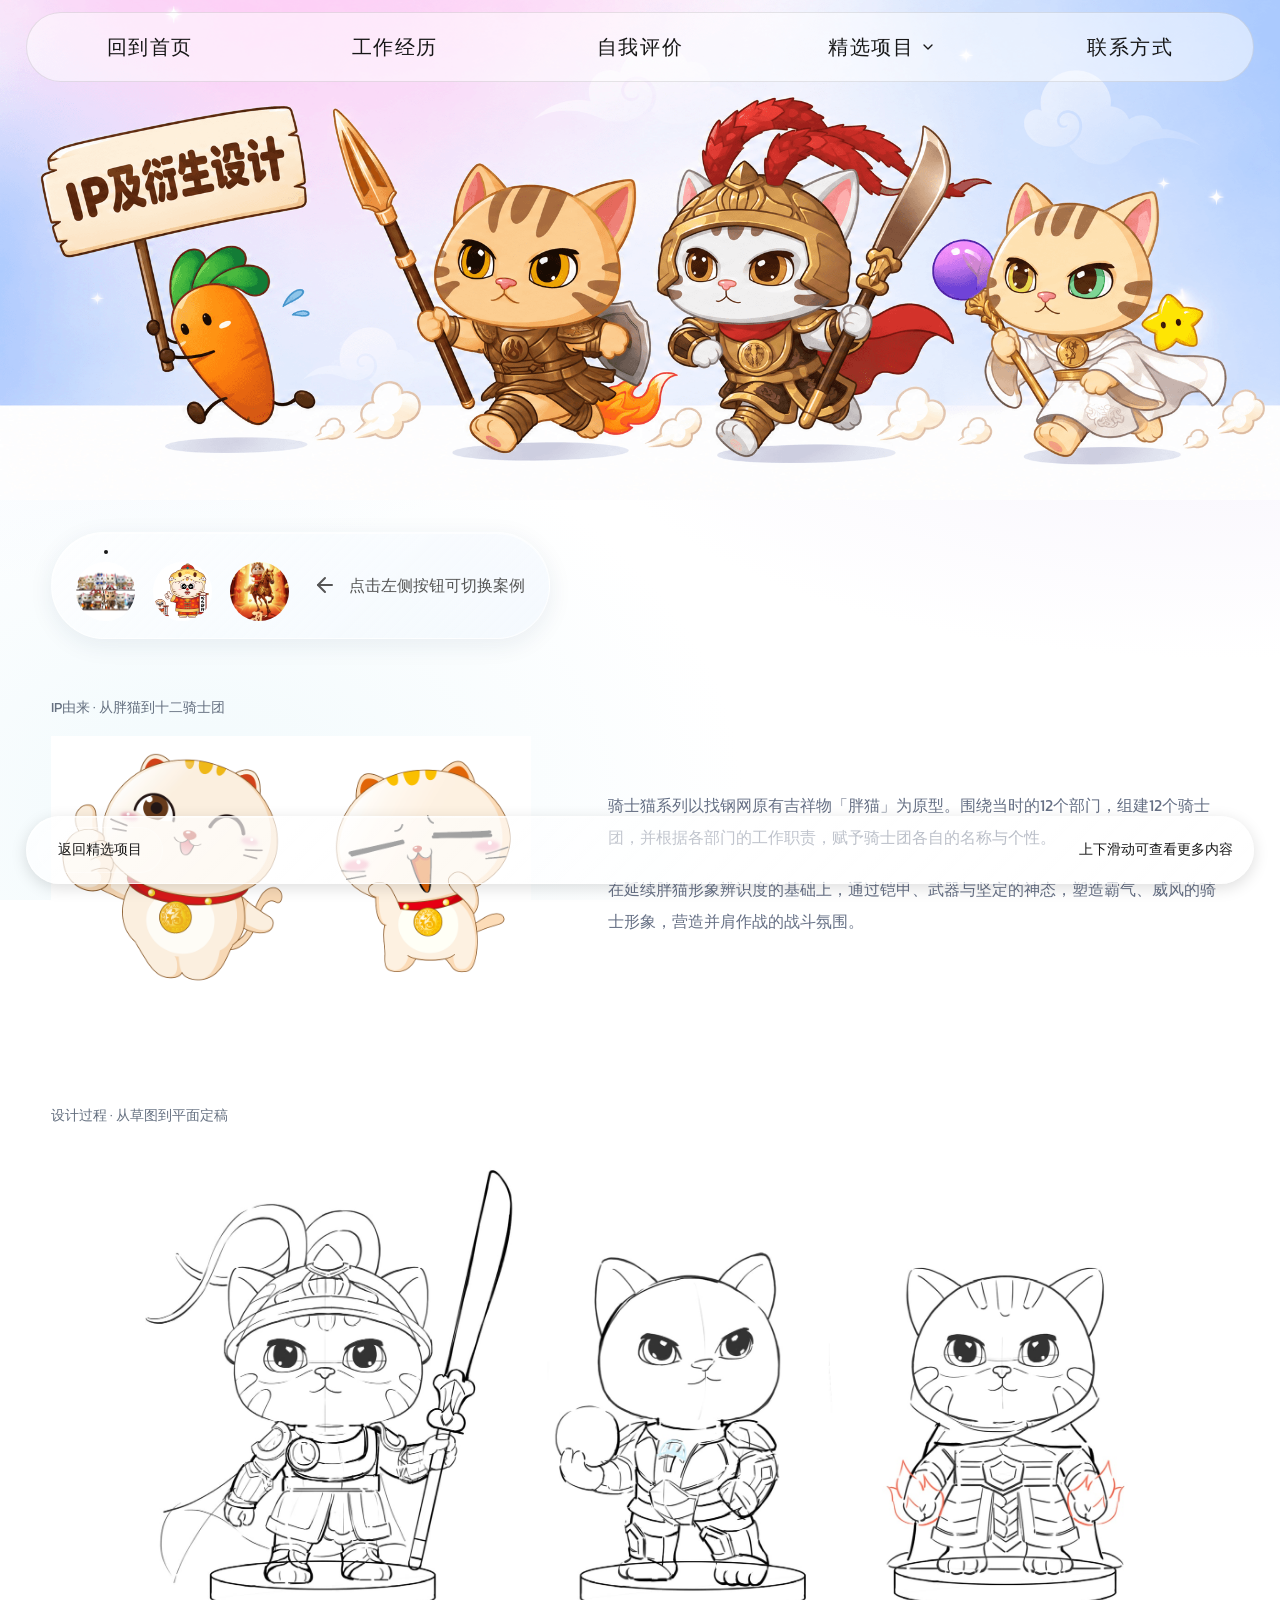
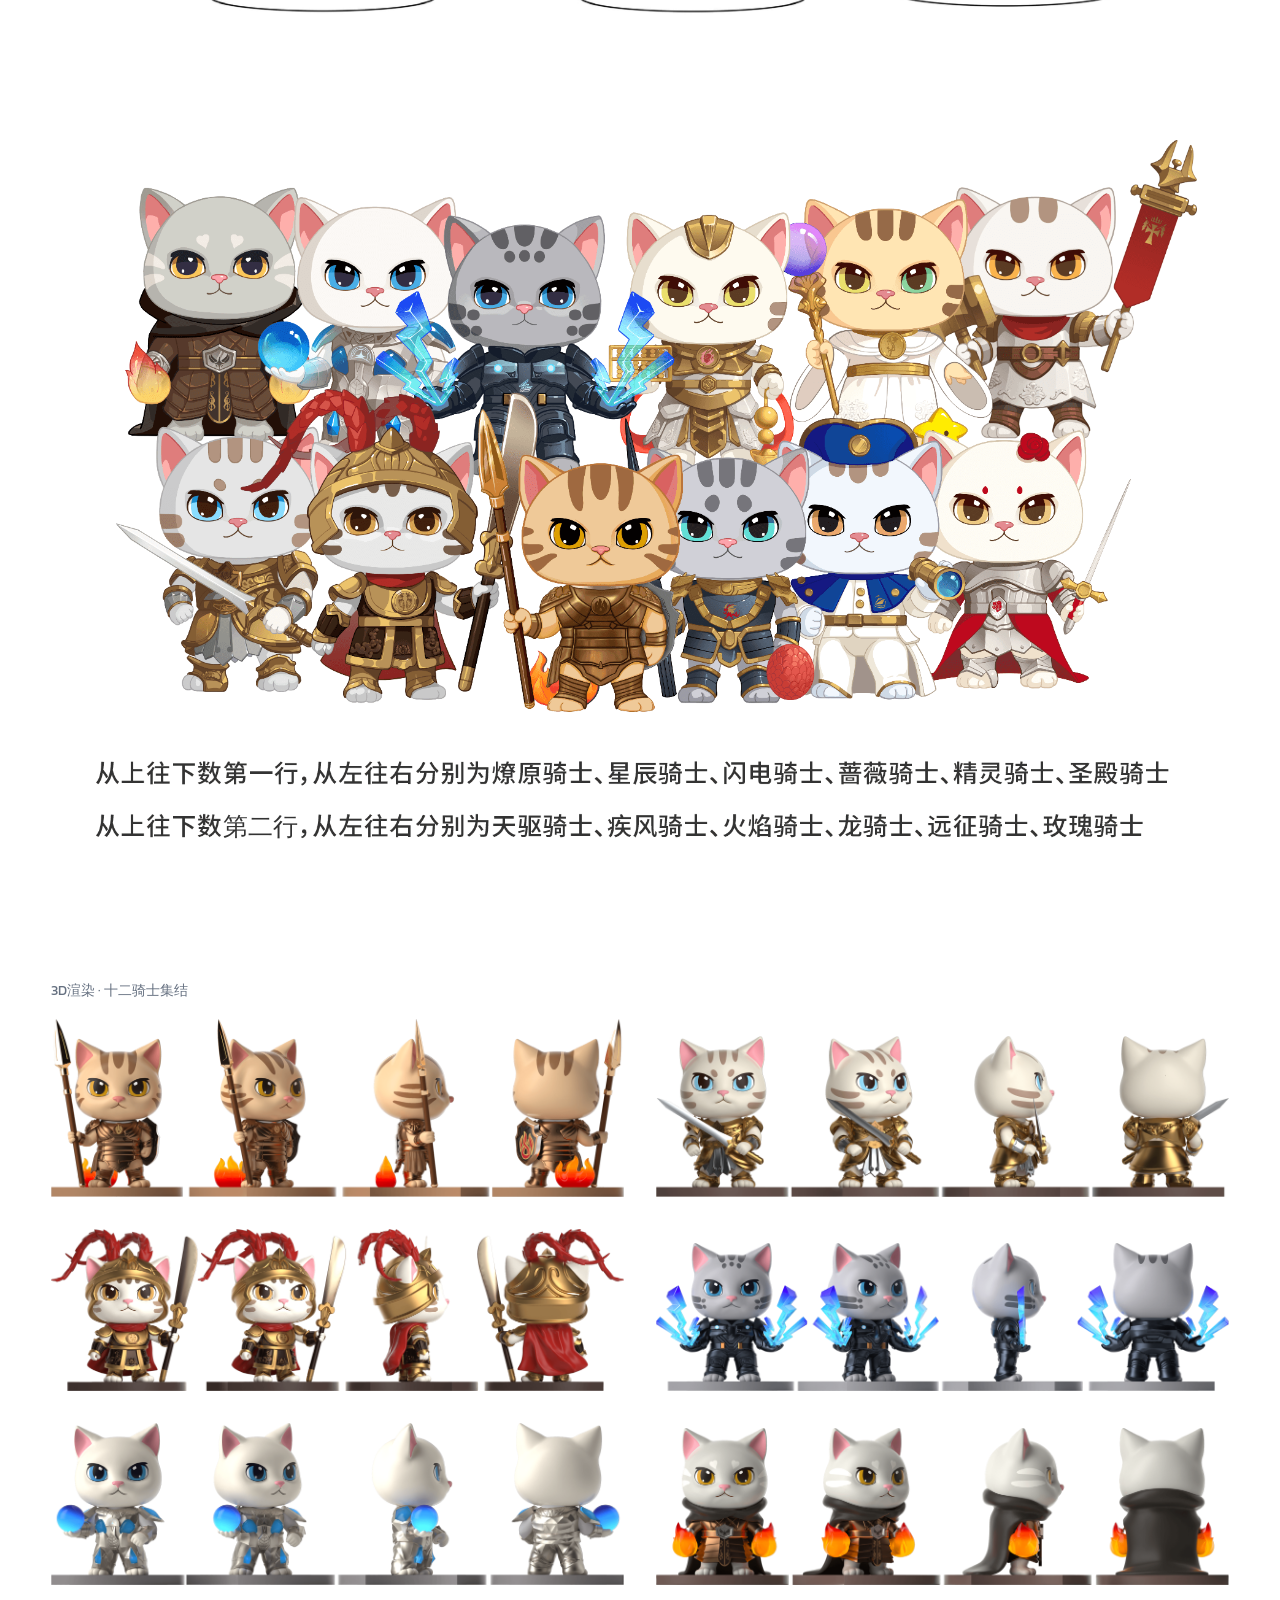
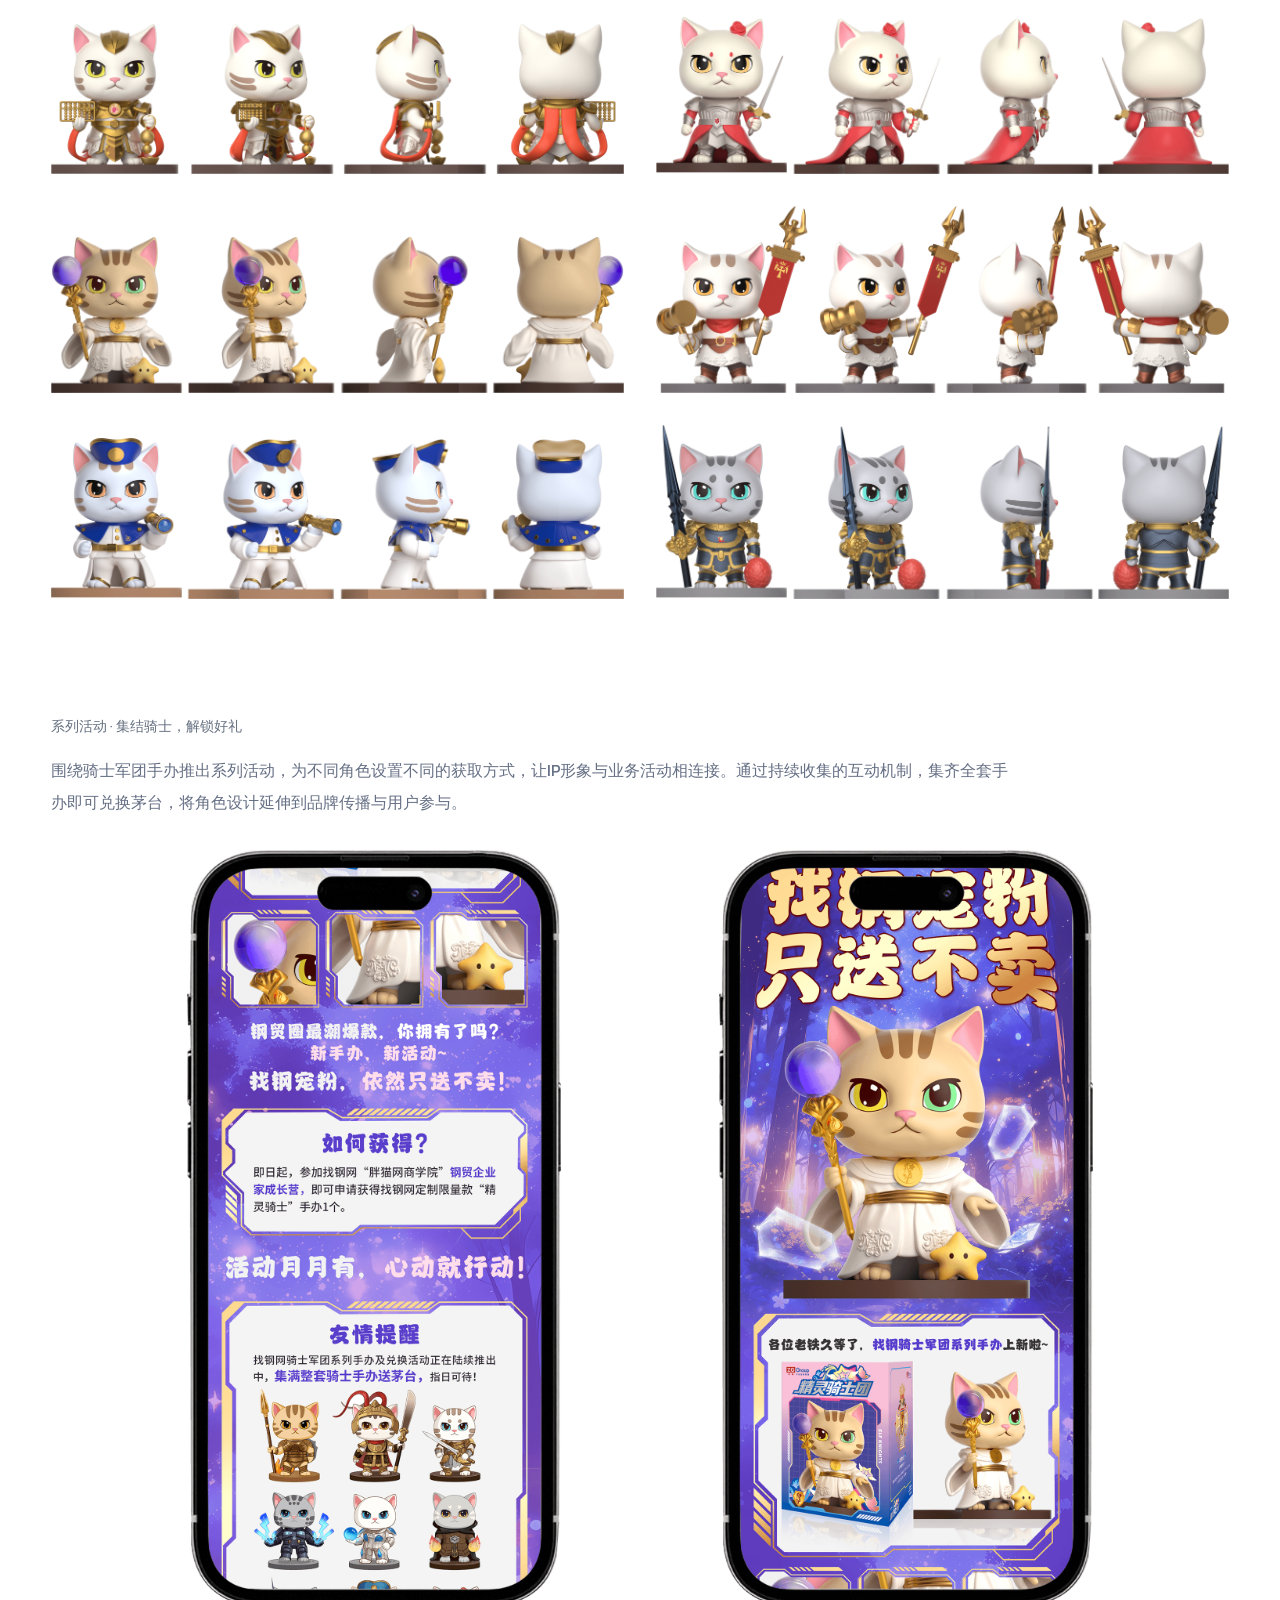
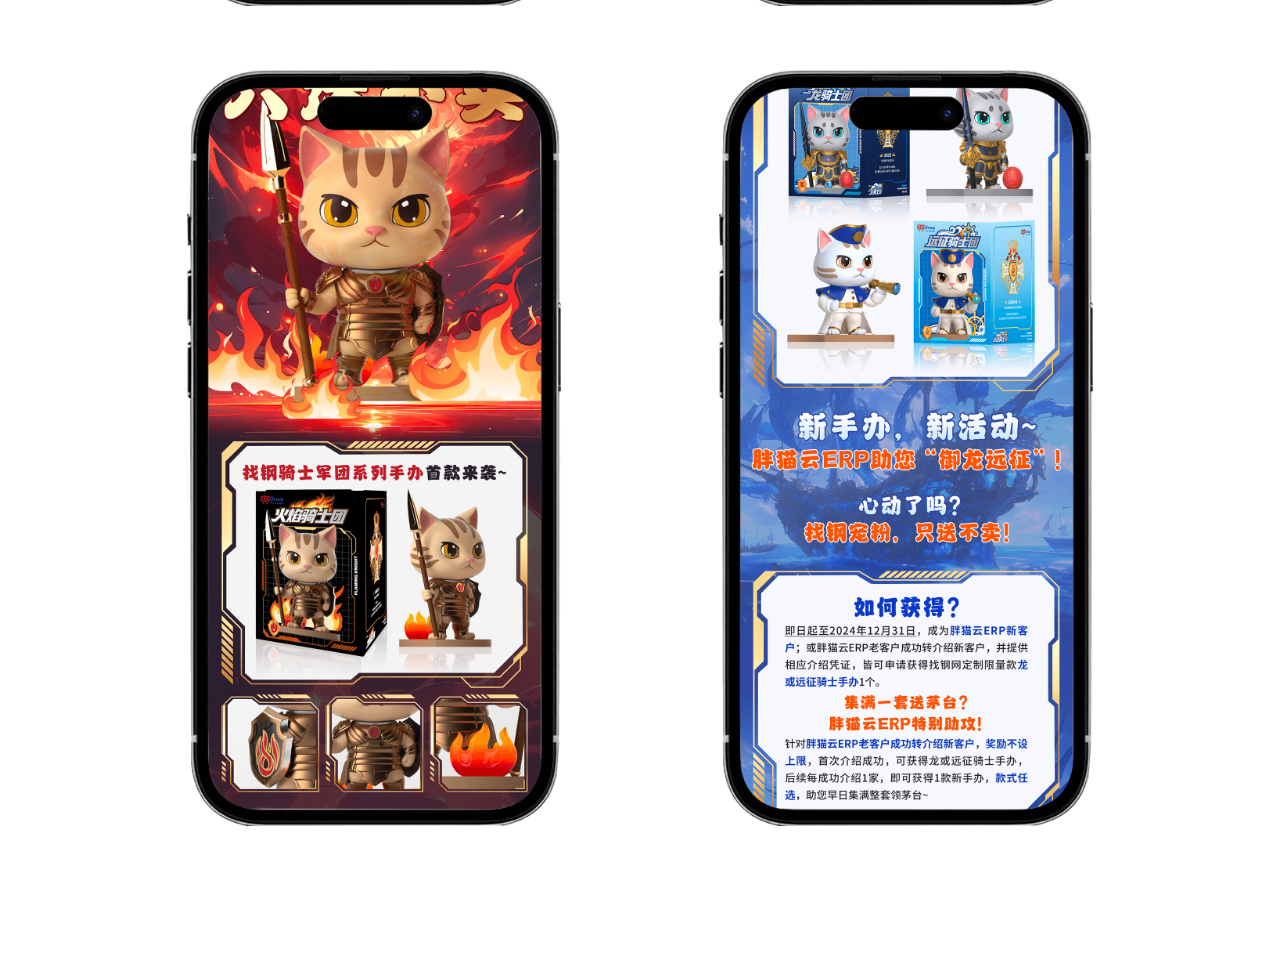
<file: projects/cat-stickers/index.html>
<!DOCTYPE html><html lang="zh-CN"><head><meta charSet="utf-8"/><meta name="viewport" content="width=device-width, initial-scale=1"/><link rel="stylesheet" href="/_next/static/css/index.cYMn8LJC.css" data-rsc-css-href="/_next/static/css/index.cYMn8LJC.css" data-precedence="vite-rsc/importer-resources"/><link rel="modulepreload" fetchPriority="low" href="/_next/static/chunks/index-DJiQ3haK.js"/><script src="/_next/static/chunks/rolldown-runtime-C60lm6uB.js" type="module" async=""></script><script src="/_next/static/chunks/framework-D_rUT4EX.js" type="module" async=""></script><link rel="modulepreload" href="/_next/static/chunks/layout-segment-context-DW7-zkOR.js" crossorigin=""/><link rel="modulepreload" href="/_next/static/chunks/project-gallery-yTu9V-D5.js" crossorigin=""/><link rel="modulepreload" href="/_next/static/chunks/site-nav-B0wUhJC4.js" crossorigin=""/><title>钟成 -- 品牌与视觉设计师</title><meta name="description" content="钟成的品牌、视觉、平面与 AI 创意作品集。"/><meta property="og:title" content="钟成 -- 品牌与视觉设计师"/><meta property="og:description" content="10年品牌与视觉设计 · 4年AI创意实践"/><meta property="og:image" content="https://zcxv88889.github.io/og.png"/><meta property="og:image:width" content="1672"/><meta property="og:image:height" content="941"/><meta property="og:image:alt" content="钟成品牌与视觉设计师作品集"/><meta name="twitter:card" content="summary_large_image"/><meta name="twitter:title" content="钟成 -- 品牌与视觉设计师"/><meta name="twitter:description" content="10年品牌与视觉设计 · 4年AI创意实践"/><meta name="twitter:image" content="https://zcxv88889.github.io/og.png"/><script>Object.assign(((self[Symbol.for("vinext.navigationRuntime")]??={bootstrap:{routeManifest:null},functions:{}}).bootstrap.rsc??={rsc:[]}),{params:{"slug":"cat-stickers"},nav:{"pathname":"/projects/cat-stickers","searchParams":[]}})</script><link rel="modulepreload" href="/_next/static/chunks/index-DJiQ3haK.js" />
</head><body><nav class="nav global-nav" aria-label="主导航"><a href="/#top">回到首页</a><a href="/#experience">工作经历</a><a href="/#about">自我评价</a><div class="nav-projects"><a href="/#projects">精选项目</a><button type="button" tabindex="0" data-base-ui-click-trigger="" id="base-ui-_R_7q5i_" aria-haspopup="dialog" aria-expanded="false" data-slot="popover-trigger" aria-label="展开精选项目分类" class="nav-projects-toggle"><svg xmlns="http://www.w3.org/2000/svg" width="16" height="16" viewBox="0 0 24 24" fill="none" stroke="currentColor" stroke-width="2" stroke-linecap="round" stroke-linejoin="round" class="lucide lucide-chevron-down" aria-hidden="true"><path d="m6 9 6 6 6-6"></path></svg></button></div><a href="/#collaborate">联系方式</a></nav><main class="project-gallery" aria-label="IP及衍生设计"><div class="project-gallery-banner project-gallery-banner-marketing"><img src="/ip-knights-banner-updated.png" alt="IP及衍生设计：胡萝卜与骑士猫插画"/></div><div class="project-gallery-content"><div class="project-gallery-top is-awake"><div class="project-gallery-picker" aria-label="选择项目"><button type="button" title="胖猫十二骑士团" aria-label="查看胖猫十二骑士团" aria-controls="selected-project-content" aria-pressed="true"><span class="project-gallery-dot is-active"></span><img src="/ip-figurines-cover.jpg" alt=""/></button><button type="button" title="胖猫新年及衍生设计" aria-label="查看胖猫新年及衍生设计" aria-controls="selected-project-content" aria-pressed="false"><span class="project-gallery-dot"></span><img src="/ip-new-year/snake.png" alt=""/></button><button type="button" title="其他IP相关设计" aria-label="查看其他IP相关设计" aria-controls="selected-project-content" aria-pressed="false"><span class="project-gallery-dot"></span><img src="/ip-posters/opening-2026.jpg" alt=""/></button></div><p class="project-gallery-switch-hint"><svg xmlns="http://www.w3.org/2000/svg" width="24" height="24" viewBox="0 0 24 24" fill="none" stroke="currentColor" stroke-width="2" stroke-linecap="round" stroke-linejoin="round" class="lucide lucide-arrow-left" aria-hidden="true"><path d="m12 19-7-7 7-7"></path><path d="M19 12H5"></path></svg><span>点击左侧按钮可切换案例</span></p></div><div class="project-gallery-works" data-case="knights-series" id="selected-project-content" role="region" aria-label="胖猫十二骑士团"><article class="knights-case"><section aria-labelledby="knights-origin"><h3 id="knights-origin" class="project-case-label project-photos-heading">IP由来 · 从胖猫到十二骑士团</h3><div class="knights-origin-layout"><img class="knights-origin-image" src="/ip-knights/origin.png" alt="找钢网原有吉祥物胖猫" loading="lazy"/><div class="knights-origin-copy"><p class="knights-intro">骑士猫系列以找钢网原有吉祥物「胖猫」为原型。围绕当时的12个部门，组建12个骑士团，并根据各部门的工作职责，赋予骑士团各自的名称与个性。</p><p class="knights-intro">在延续胖猫形象辨识度的基础上，通过铠甲、武器与坚定的神态，塑造霸气、威风的骑士形象，营造并肩作战的战斗氛围。</p></div></div></section><section aria-labelledby="knights-design"><h3 id="knights-design" class="project-case-label project-photos-heading">设计过程 · 从草图到平面定稿</h3><div class="knights-design-images"><figure><img src="/ip-knights/sketch.jpg" alt="骑士猫初步设计草图" loading="lazy"/></figure><figure style="position:relative"><img src="/ip-knights/lineup-updated.png" alt="十二骑士团全套平面设计" loading="lazy"/><svg viewBox="0 0 1920 1214" aria-label="第二行" style="position:absolute;inset:0;width:100%;height:100%;pointer-events:none"><rect x="280" y="1128" width="123" height="48" fill="white"></rect><text x="280" y="1167" fill="#333" font-family="PingFang SC, Microsoft YaHei, sans-serif" font-size="40" font-weight="400">第二行</text></svg></figure></div></section><section aria-labelledby="knights-render"><h3 id="knights-render" class="project-case-label project-photos-heading">3D渲染 · 十二骑士集结</h3><div class="knights-render-grid"><figure><img src="/ip-knights/renders-v2/1-找钢火焰猫.png" alt="火焰骑士手办多角度3D渲染" loading="lazy" decoding="async"/></figure><figure><img src="/ip-knights/renders-v2/3-找钢天驱猫.png" alt="天驱骑士手办多角度3D渲染" loading="lazy" decoding="async"/></figure><figure><img src="/ip-knights/renders-v2/2-找钢疾风猫.png" alt="疾风骑士手办多角度3D渲染" loading="lazy" decoding="async"/></figure><figure><img src="/ip-knights/renders-v2/4-找钢闪电猫.png" alt="闪电骑士手办多角度3D渲染" loading="lazy" decoding="async"/></figure><figure><img src="/ip-knights/renders-v2/5-找钢星辰猫.png" alt="星辰骑士手办多角度3D渲染" loading="lazy" decoding="async"/></figure><figure><img src="/ip-knights/renders-v2/6-找钢燎原猫.png" alt="燎原骑士手办多角度3D渲染" loading="lazy" decoding="async"/></figure><figure><img src="/ip-knights/renders-v2/9-找钢网蔷薇胖猫骑士.png" alt="蔷薇骑士手办多角度3D渲染" loading="lazy" decoding="async"/></figure><figure><img src="/ip-knights/renders-v2/10-找钢网玫瑰胖猫骑士.png" alt="玫瑰骑士手办多角度3D渲染" loading="lazy" decoding="async"/></figure><figure><img src="/ip-knights/renders-v2/11-找钢网精灵胖猫骑士.png" alt="精灵骑士手办多角度3D渲染" loading="lazy" decoding="async"/></figure><figure><img src="/ip-knights/renders-v2/12-找钢网圣殿胖猫骑士.png" alt="圣殿骑士手办多角度3D渲染" loading="lazy" decoding="async"/></figure><figure><img src="/ip-knights/renders-v2/7-找钢网远征胖猫骑士.png" alt="远征骑士手办多角度3D渲染" loading="lazy" decoding="async"/></figure><figure><img src="/ip-knights/renders-v2/8-找钢网胖猫龙骑士.png" alt="龙骑士手办多角度3D渲染" loading="lazy" decoding="async"/></figure></div></section><section aria-labelledby="knights-campaign"><h3 id="knights-campaign" class="project-case-label project-photos-heading">系列活动 · 集结骑士，解锁好礼</h3><p class="knights-intro">围绕骑士军团手办推出系列活动，为不同角色设置不同的获取方式，让IP形象与业务活动相连接。通过持续收集的互动机制，集齐全套手办即可兑换茅台，将角色设计延伸到品牌传播与用户参与。</p><div class="knights-campaign-grid"><img src="/ip-knights/campaign-1.png" alt="骑士军团系列活动手机样机 1" loading="lazy" decoding="async"/><img src="/ip-knights/campaign-2.png" alt="骑士军团系列活动手机样机 2" loading="lazy" decoding="async"/><img src="/ip-knights/campaign-3.png" alt="骑士军团系列活动手机样机 3" loading="lazy" decoding="async"/><img src="/ip-knights/campaign-4.png" alt="骑士军团系列活动手机样机 4" loading="lazy" decoding="async"/></div></section></article></div><div class="project-gallery-bottom"><div class="project-gallery-meta"><a href="/#projects">返回精选项目</a><span>上下滑动可查看更多内容</span></div></div></div></main><script type="module" src="/_next/static/chunks/index-DJiQ3haK.js" id="_R_" async=""></script><script>((self[Symbol.for("vinext.navigationRuntime")]??={bootstrap:{routeManifest:null},functions:{}}).bootstrap.rsc??={rsc:[]}).rsc.push("0:{\"page:/projects/cat-stickers\":\"$L1\",\"layout:/\":\"$L2\",\"route:/projects/cat-stickers\":\"$L3\",\"__route\":\"route:/projects/cat-stickers\",\"__interceptionContext\":null,\"__layoutIds\":[\"layout:/\"],\"__rootLayout\":\"/\",\"__bfcacheSegmentIdentities\":{\"layout:/\":\"[\\\"layout\\\",\\\"layout:/\\\",\\\"root-boundary:/\\\",\\\"\\\"]\",\"page:/projects/cat-stickers\":\"[\\\"page\\\",\\\"page:/projects/:slug\\\",\\\"root-boundary:/\\\",\\\"[\\\\\\\"projects\\\\\\\",\\\\\\\"slug|cat-stickers|d\\\\\\\"]\\\"]\"},\"__srcPage\":[\"projects\",\"[slug]\",\"page\"],\"__layoutFlags\":{\"layout:/\":\"s\"},\"__artifactCompatibility\":{\"schemaVersion\":1,\"graphVersion\":\"app-route-graph:e2b6660f752f1534\",\"deploymentVersion\":\"c7ea504c-4058-4bae-8f47-56fc04141792\",\"appElementsSchemaVersion\":1,\"rscPayloadSchemaVersion\":1,\"rootBoundaryId\":\"/\",\"renderEpoch\":null}}\n")</script><script>((self[Symbol.for("vinext.navigationRuntime")]??={bootstrap:{routeManifest:null},functions:{}}).bootstrap.rsc??={rsc:[]}).rsc.push("4:I[\"43cf55674ce6\",[],\"Children\",1]\n")</script><script>((self[Symbol.for("vinext.navigationRuntime")]??={bootstrap:{routeManifest:null},functions:{}}).bootstrap.rsc??={rsc:[]}).rsc.push("5:I[\"dd56a6b5ee16\",[],\"GlobalErrorBoundary\",1]\n")</script><script>((self[Symbol.for("vinext.navigationRuntime")]??={bootstrap:{routeManifest:null},functions:{}}).bootstrap.rsc??={rsc:[]}).rsc.push("6:I[\"9b166222c86a\",[],\"default\",1]\n")</script><script>((self[Symbol.for("vinext.navigationRuntime")]??={bootstrap:{routeManifest:null},functions:{}}).bootstrap.rsc??={rsc:[]}).rsc.push("7:I[\"dd56a6b5ee16\",[],\"ErrorBoundary\",1]\n")</script><script>((self[Symbol.for("vinext.navigationRuntime")]??={bootstrap:{routeManifest:null},functions:{}}).bootstrap.rsc??={rsc:[]}).rsc.push("8:I[\"1fb13a061f46\",[],\"LayoutSegmentProvider\",1]\n")</script><script>((self[Symbol.for("vinext.navigationRuntime")]??={bootstrap:{routeManifest:null},functions:{}}).bootstrap.rsc??={rsc:[]}).rsc.push("9:I[\"43cf55674ce6\",[],\"Slot\",1]\n")</script><script>((self[Symbol.for("vinext.navigationRuntime")]??={bootstrap:{routeManifest:null},functions:{}}).bootstrap.rsc??={rsc:[]}).rsc.push("a:I[\"dd56a6b5ee16\",[],\"NotFoundBoundary\",1]\n")</script><script>((self[Symbol.for("vinext.navigationRuntime")]??={bootstrap:{routeManifest:null},functions:{}}).bootstrap.rsc??={rsc:[]}).rsc.push("b:I[\"ecb42ad1e08d\",[],\"AppRouterScrollTarget\",1]\n")</script><script>((self[Symbol.for("vinext.navigationRuntime")]??={bootstrap:{routeManifest:null},functions:{}}).bootstrap.rsc??={rsc:[]}).rsc.push("c:I[\"dd56a6b5ee16\",[],\"RedirectBoundary\",1]\n")</script><script>((self[Symbol.for("vinext.navigationRuntime")]??={bootstrap:{routeManifest:null},functions:{}}).bootstrap.rsc??={rsc:[]}).rsc.push(":HL[\"/_next/static/css/index.cYMn8LJC.css\",\"style\"     ]\n")</script><script>((self[Symbol.for("vinext.navigationRuntime")]??={bootstrap:{routeManifest:null},functions:{}}).bootstrap.rsc??={rsc:[]}).rsc.push("2:[[[\"$\",\"link\",\"css:/_next/static/css/index.cYMn8LJC.css\",{\"rel\":\"stylesheet\",\"precedence\":\"vite-rsc/importer-resources\",\"href\":\"/_next/static/css/index.cYMn8LJC.css\",\"data-rsc-css-href\":\"/_next/static/css/index.cYMn8LJC.css\"}],\"$undefined\"],[\"$\",\"html\",null,{\"lang\":\"zh-CN\",\"children\":[\"$\",\"body\",null,{\"children\":[\"$\",\"$L4\",null,{}]}]}]]\n")</script><script>((self[Symbol.for("vinext.navigationRuntime")]??={bootstrap:{routeManifest:null},functions:{}}).bootstrap.rsc??={rsc:[]}).rsc.push("3:[[[\"$\",\"meta\",null,{\"charSet\":\"utf-8\"}],[[\"$\",\"title\",\"0\",{\"children\":\"钟成 -- 品牌与视觉设计师\"}],[\"$\",\"meta\",\"1\",{\"name\":\"description\",\"content\":\"钟成的品牌、视觉、平面与 AI 创意作品集。\"}],[\"$\",\"meta\",\"2\",{\"property\":\"og:title\",\"content\":\"钟成 -- 品牌与视觉设计师\"}],[\"$\",\"meta\",\"3\",{\"property\":\"og:description\",\"content\":\"10年品牌与视觉设计 · 4年AI创意实践\"}],[\"$\",\"meta\",\"4\",{\"property\":\"og:image\",\"content\":\"https://zcxv88889.github.io/og.png\"}],[\"$\",\"meta\",\"5\",{\"property\":\"og:image:width\",\"content\":\"1672\"}],[\"$\",\"meta\",\"6\",{\"property\":\"og:image:height\",\"content\":\"941\"}],[\"$\",\"meta\",\"7\",{\"property\":\"og:image:alt\",\"content\":\"钟成品牌与视觉设计师作品集\"}],[\"$\",\"meta\",\"8\",{\"name\":\"twitter:card\",\"content\":\"summary_large_image\"}],[\"$\",\"meta\",\"9\",{\"name\":\"twitter:title\",\"content\":\"钟成 -- 品牌与视觉设计师\"}],[\"$\",\"meta\",\"10\",{\"name\":\"twitter:description\",\"content\":\"10年品牌与视觉设计 · 4年AI创意实践\"}],[\"$\",\"meta\",\"11\",{\"name\":\"twitter:image\",\"content\":\"https://zcxv88889.github.io/og.png\"}]],[[\"$\",\"meta\",\"0\",{\"name\":\"viewport\",\"content\":\"width=device-width, initial-scale=1\"}]]],[\"$\",\"$L5\",null,{\"fallback\":\"$6\",\"children\":[\"$\",\"$L7\",null,{\"fallback\":\"$6\",\"children\":[\"$\",\"$L8\",null,{\"providerId\":\"layout:/\",\"segmentMap\":{\"children\":[\"projects\",\"cat-stickers\"]},\"children\":[\"$\",\"$L9\",null,{\"id\":\"layout:/\",\"parallelSlots\":\"$undefined\",\"children\":[\"$\",\"$La\",null,{\"resetKey\":\"projects\",\"fallback\":[[\"$\",\"title\",null,{\"children\":\"404: This page could not be found.\"}],[\"$\",\"div\",null,{\"style\":{\"fontFamily\":\"system-ui,\\\"Segoe UI\\\",Roboto,Helvetica,Arial,sans-serif,\\\"Apple Color Emoji\\\",\\\"Segoe UI Emoji\\\"\",\"height\":\"100vh\",\"textAlign\":\"center\",\"display\":\"flex\",\"flexDirection\":\"column\",\"alignItems\":\"center\",\"justifyContent\":\"center\"},\"children\":[\"$\",\"div\",null,{\"children\":[[\"$\",\"style\",null,{\"dangerouslySetInnerHTML\":{\"__html\":\"body{color:#000;background:#fff;margin:0}.next-error-h1{border-right:1px solid rgba(0,0,0,.3)}@media (prefers-color-scheme:dark){body{color:#fff;background:#000}.next-error-h1{border-right:1px solid rgba(255,255,255,.3)}}\"}}],[\"$\",\"h1\",null,{\"className\":\"next-error-h1\",\"style\":{\"display\":\"inline-block\",\"margin\":\"0 20px 0 0\",\"padding\":\"0 23px 0 0\",\"fontSize\":24,\"fontWeight\":500,\"verticalAlign\":\"top\",\"lineHeight\":\"49px\"},\"children\":404}],[\"$\",\"div\",null,{\"style\":{\"display\":\"inline-block\"},\"children\":[\"$\",\"h2\",null,{\"style\":{\"fontSize\":14,\"fontWeight\":400,\"lineHeight\":\"49px\",\"margin\":0},\"children\":\"This page could not be found.\"}]}]]}]}]],\"children\":[\"$\",\"$Lb\",null,{\"children\":[\"$\",\"$Lc\",null,{\"children\":[[\"$\",\"$L8\",null,{\"providerId\":\"page:/projects/cat-stickers\",\"segmentMap\":{\"children\":[\"__PAGE__\"]},\"children\":[\"$\",\"$L9\",null,{\"id\":\"page:/projects/cat-stickers\"}]}],null]}]}]}]}]}]}]}],null,null]\n")</script><script>((self[Symbol.for("vinext.navigationRuntime")]??={bootstrap:{routeManifest:null},functions:{}}).bootstrap.rsc??={rsc:[]}).rsc.push("d:I[\"7d9bc3c81896\",[],\"ProjectGallery\",1]\n")</script><script>((self[Symbol.for("vinext.navigationRuntime")]??={bootstrap:{routeManifest:null},functions:{}}).bootstrap.rsc??={rsc:[]}).rsc.push("1:[\"$\",\"$Ld\",null,{\"project\":{\"slug\":\"ip-design\",\"tag\":\"角色设计 / IP衍生\",\"title\":\"IP及衍生设计\",\"note\":\"品牌IP形象、表情创作与衍生产品设计。\",\"stat\":\"\",\"images\":[{\"src\":\"/zhaogang-youth-poster.jpg\",\"title\":\"五四青年节海报\"},{\"src\":\"/ronghetang-packaging.jpg\",\"title\":\"荣和堂包装设计\"},{\"src\":\"/huaang-cdie-home.jpg\",\"title\":\"CDIE 官网设计\"},{\"src\":\"/dahongqiao-detail.jpg\",\"title\":\"产品详情页设计\"},{\"src\":\"/yintang-poster.jpg\",\"title\":\"印堂活动海报\"}],\"galleryProjects\":[{\"id\":\"knights-series\",\"title\":\"胖猫十二骑士团\",\"cover\":\"/ip-figurines-cover.jpg\",\"images\":[]},{\"id\":\"fatcat-new-year\",\"title\":\"胖猫新年及衍生设计\",\"cover\":\"/ip-new-year/snake.png\",\"images\":[]},{\"id\":\"other-ip-design\",\"title\":\"其他IP相关设计\",\"cover\":\"/ip-posters/opening-2026.jpg\",\"images\":[{\"src\":\"/ip-posters/opening-2026.jpg\",\"title\":\"2026开工海报\"},{\"src\":\"/ip-posters/youth-day.jpg\",\"title\":\"五四青年节海报\"},{\"src\":\"/ip-posters/labor-day.jpg\",\"title\":\"五一劳动节海报\"},{\"src\":\"/ip-posters/dragon-boat.png\",\"title\":\"端午节海报\"},{\"src\":\"/ip-posters/opening-2025.jpg\",\"title\":\"2025开工大吉海报\"},{\"src\":\"/ip-posters/national-day.jpg\",\"title\":\"国庆节海报\"},{\"src\":\"/ip-posters/programmer-day.jpg\",\"title\":\"1024程序员节海报\"},{\"src\":\"/ip-posters/qingming.jpg\",\"title\":\"清明节海报\"}]}]}}]\n")</script><script>Object.assign(((self[Symbol.for("vinext.navigationRuntime")]??={bootstrap:{routeManifest:null},functions:{}}).bootstrap.rsc??={rsc:[]}),{"initialCacheKind":"static"});((self[Symbol.for("vinext.navigationRuntime")]??={bootstrap:{routeManifest:null},functions:{}}).bootstrap.rsc??={rsc:[]}).done=true</script></body></html>
</file>
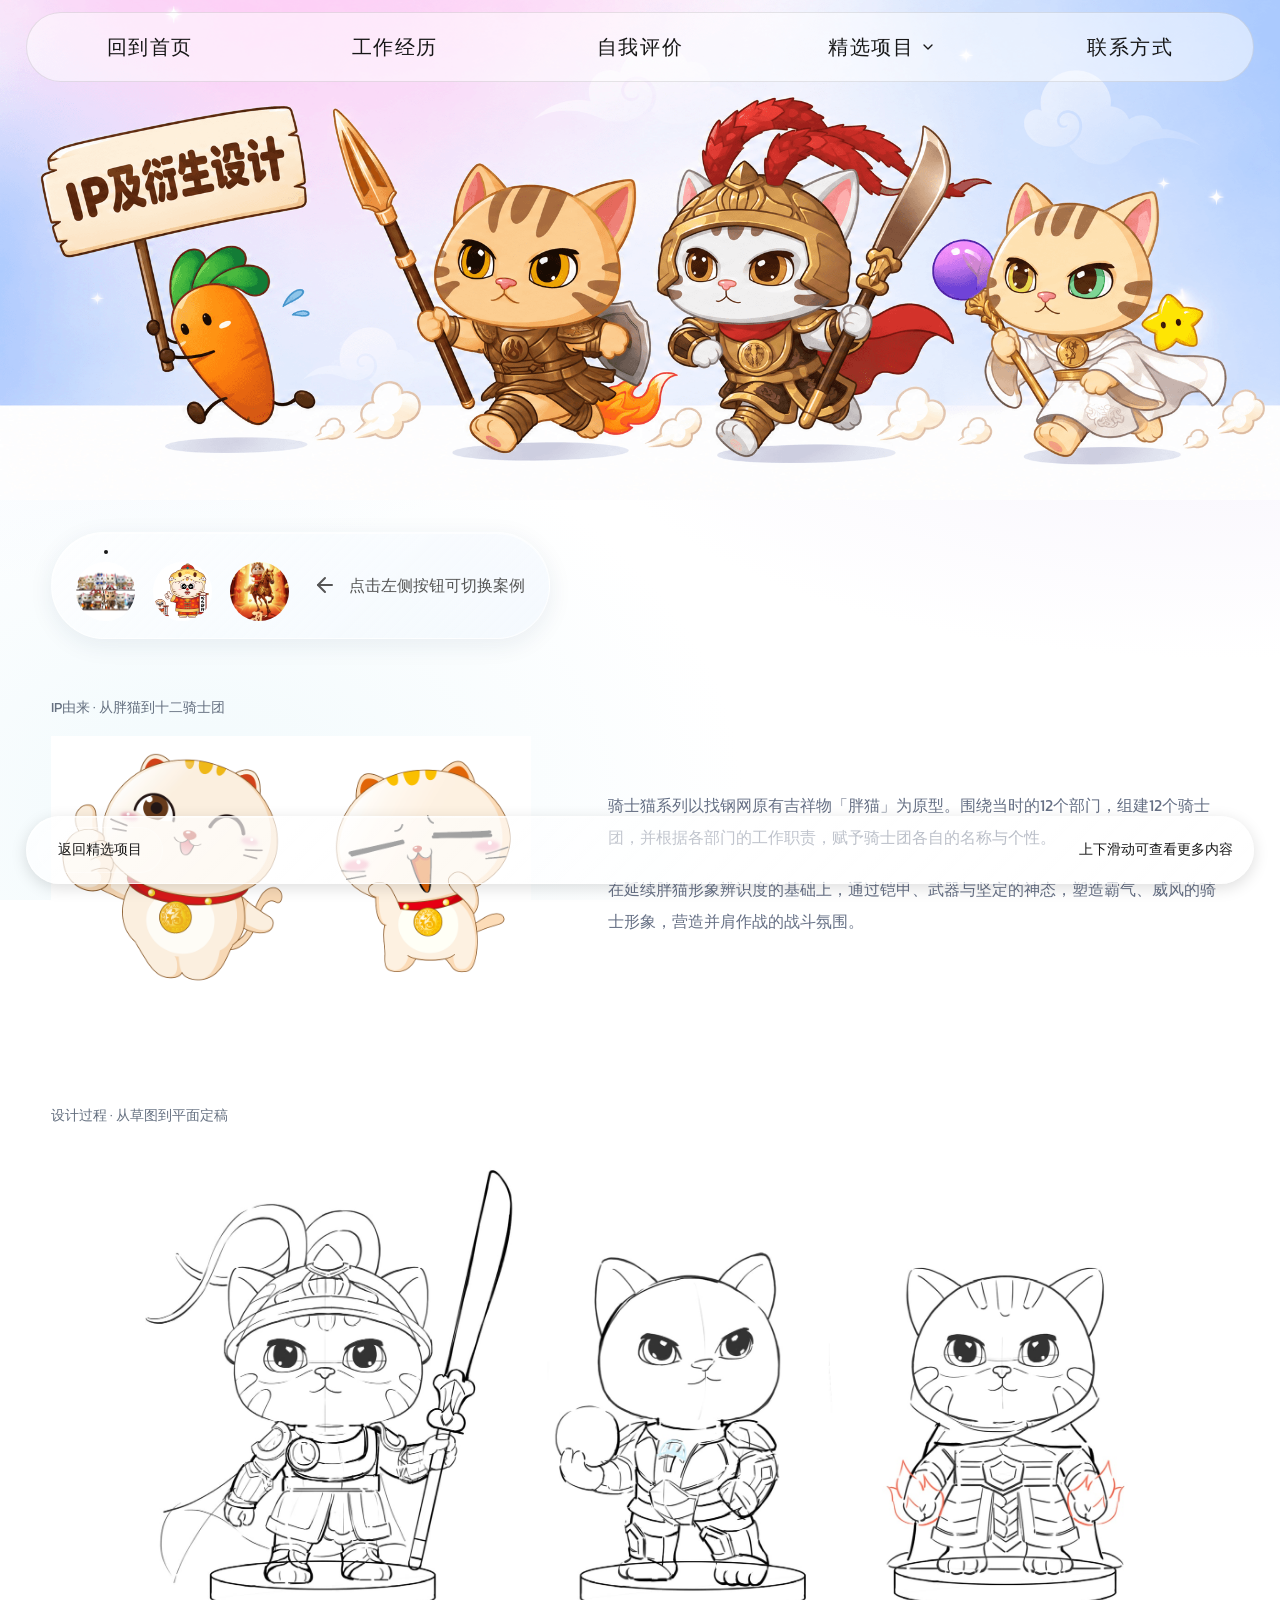
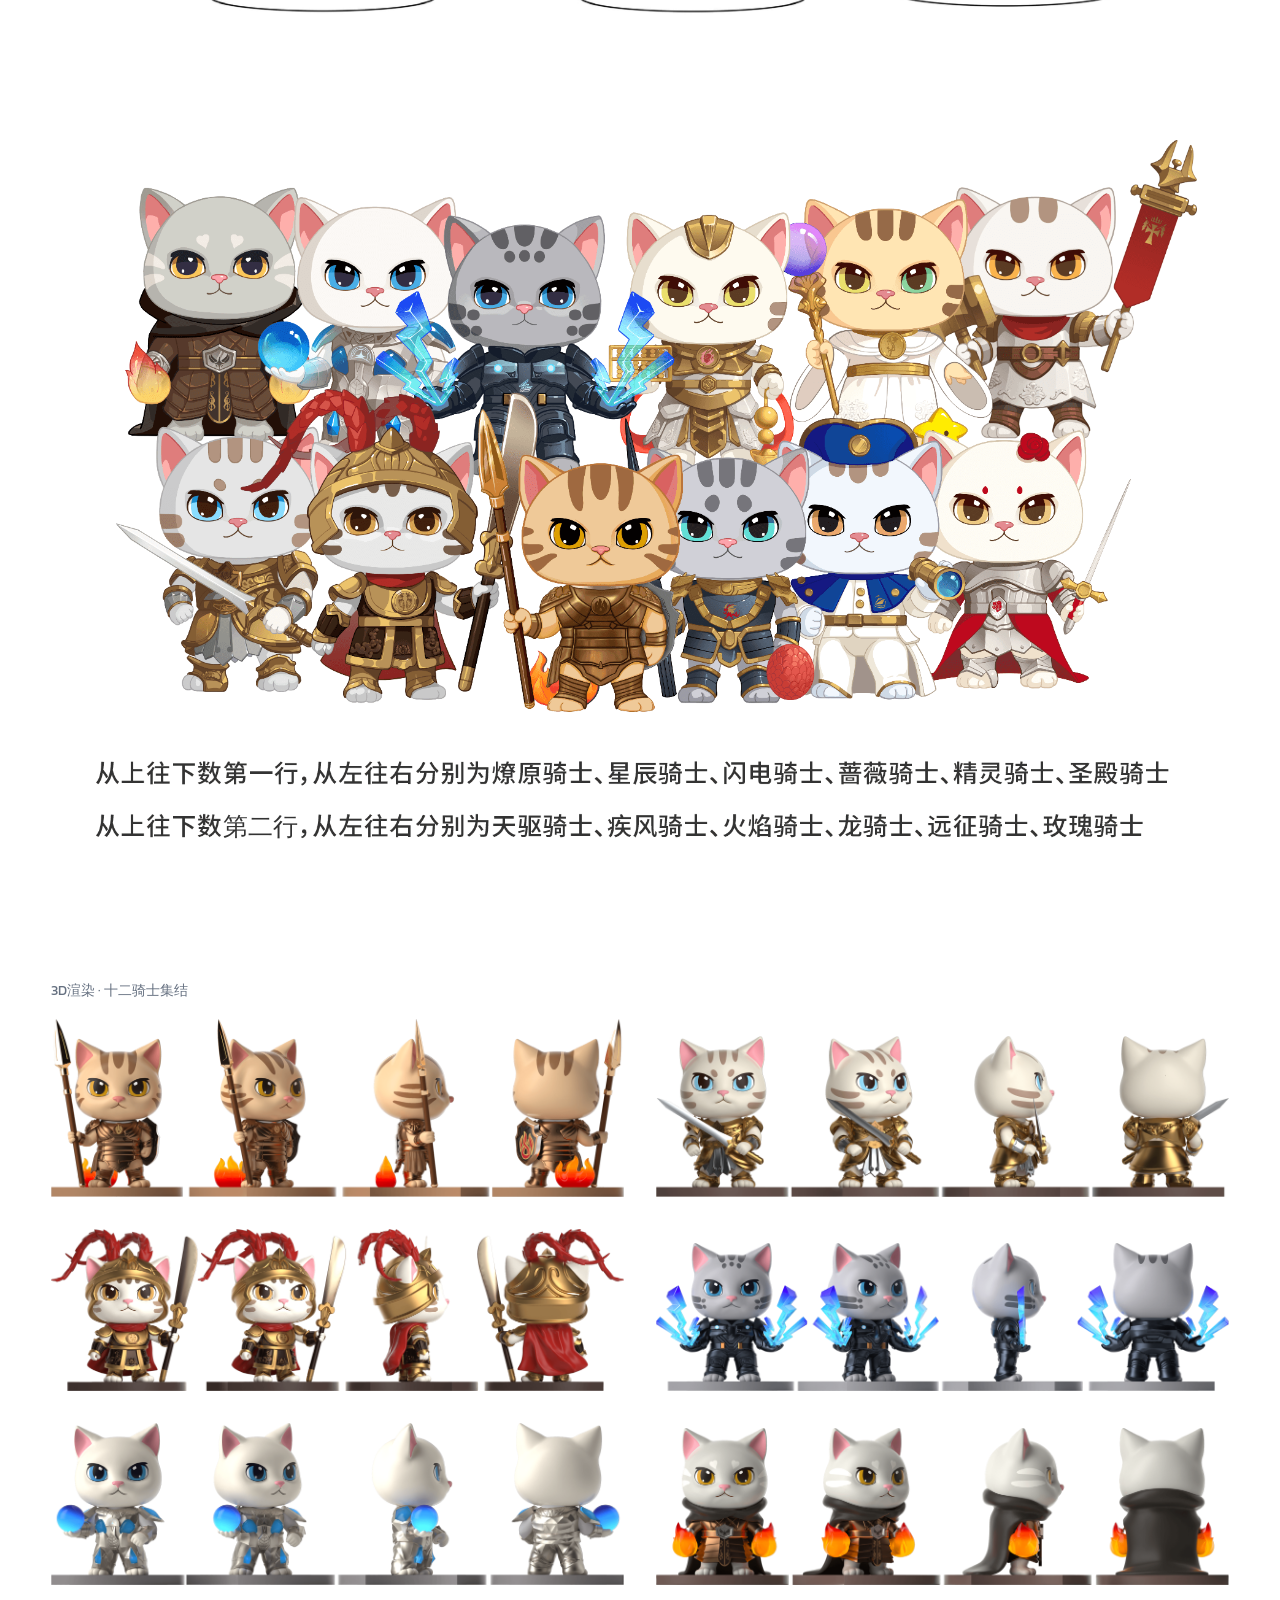
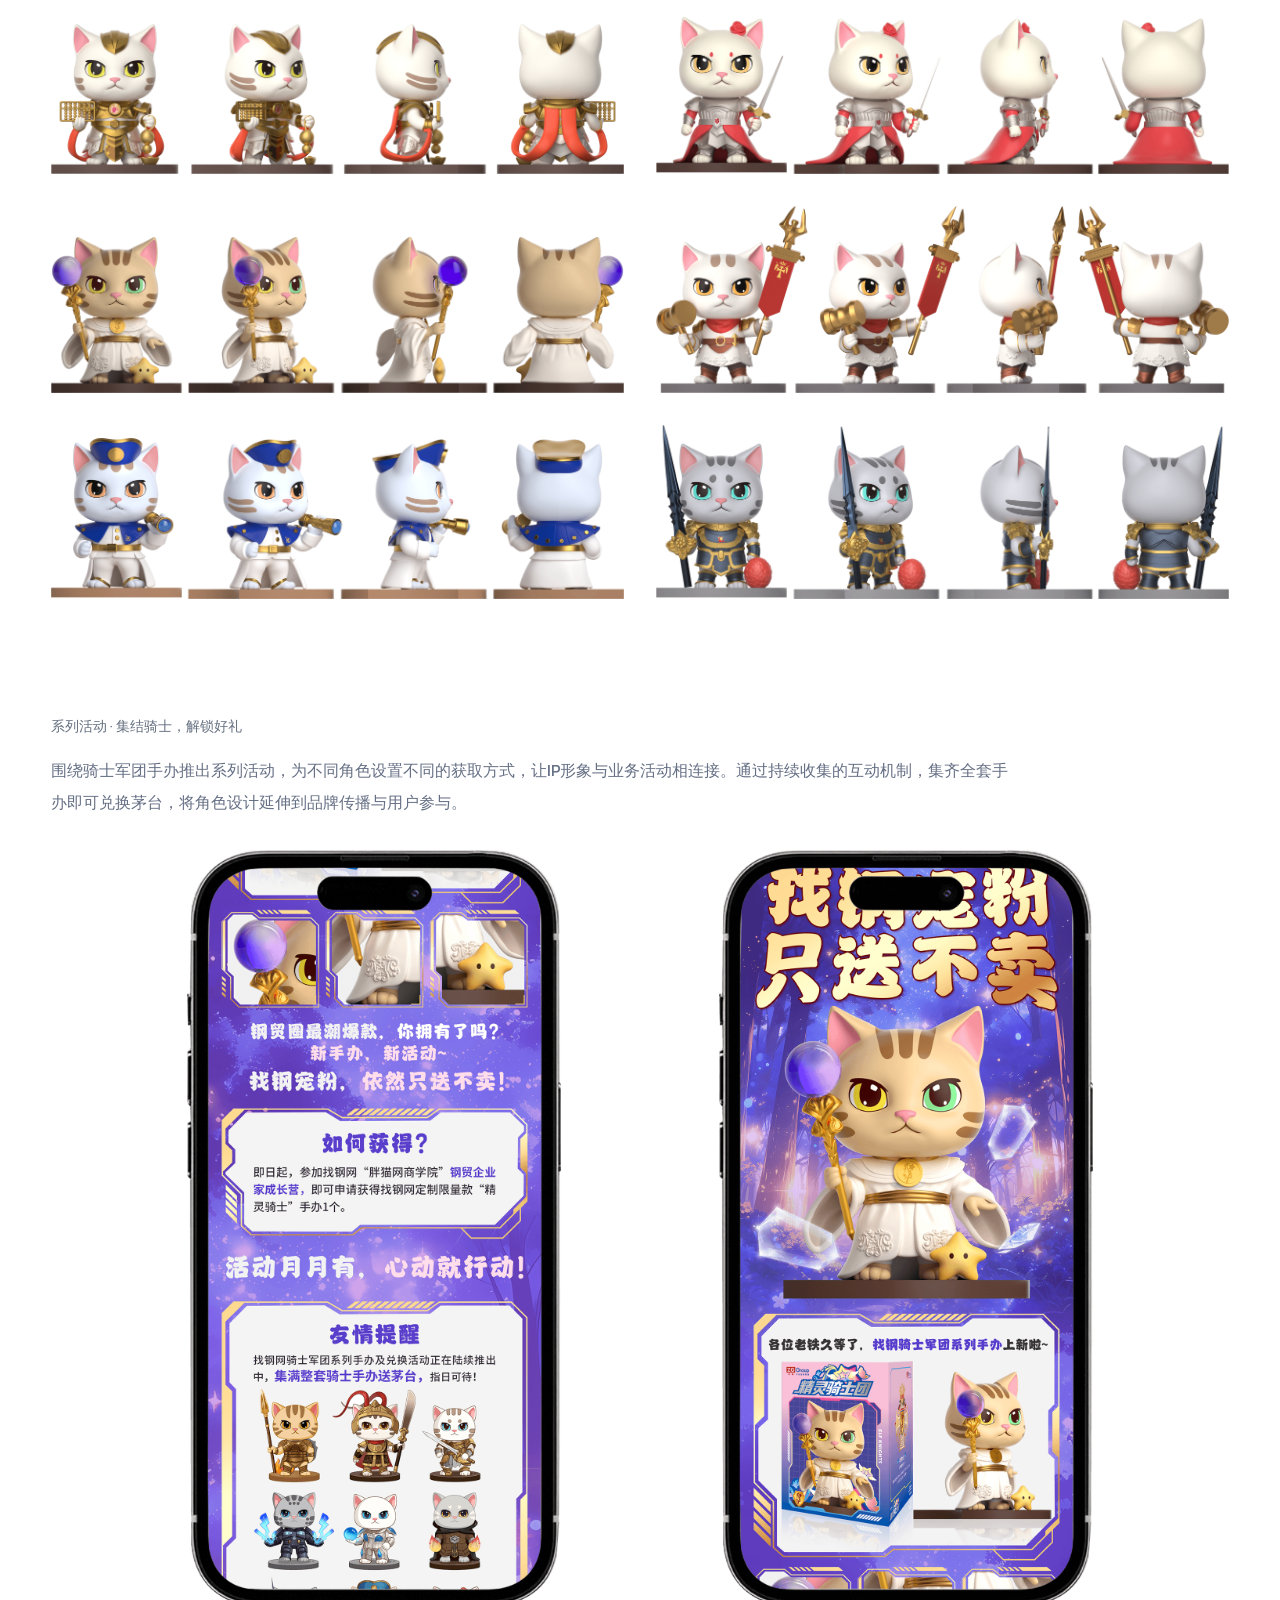
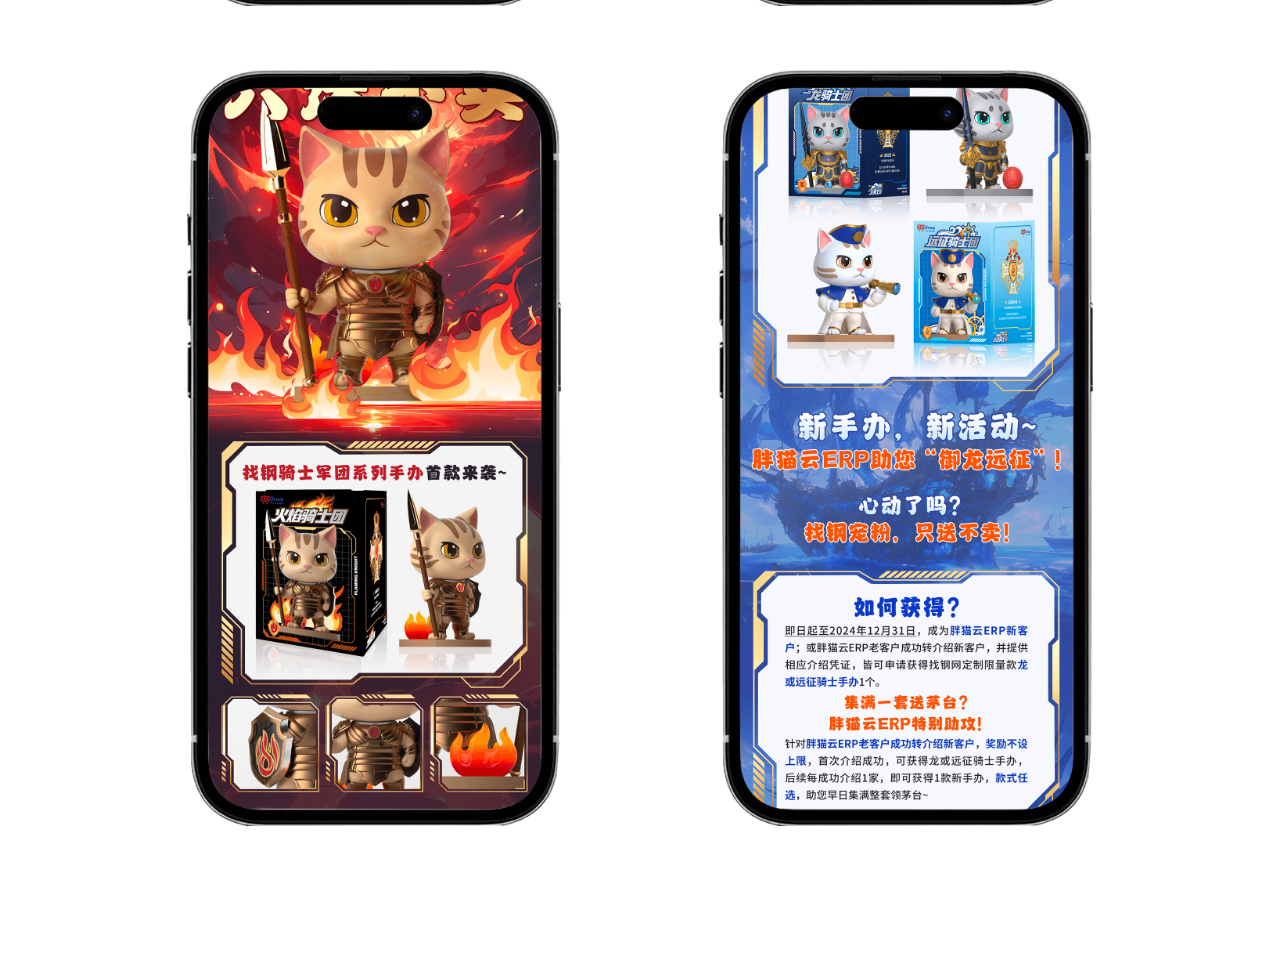
<file: projects/ip-design/index.html>
<!DOCTYPE html><html lang="zh-CN"><head><meta charSet="utf-8"/><meta name="viewport" content="width=device-width, initial-scale=1"/><link rel="stylesheet" href="/_next/static/css/index.cYMn8LJC.css" data-rsc-css-href="/_next/static/css/index.cYMn8LJC.css" data-precedence="vite-rsc/importer-resources"/><link rel="modulepreload" fetchPriority="low" href="/_next/static/chunks/index-DJiQ3haK.js"/><script src="/_next/static/chunks/rolldown-runtime-C60lm6uB.js" type="module" async=""></script><script src="/_next/static/chunks/framework-D_rUT4EX.js" type="module" async=""></script><link rel="modulepreload" href="/_next/static/chunks/layout-segment-context-DW7-zkOR.js" crossorigin=""/><link rel="modulepreload" href="/_next/static/chunks/project-gallery-yTu9V-D5.js" crossorigin=""/><link rel="modulepreload" href="/_next/static/chunks/site-nav-B0wUhJC4.js" crossorigin=""/><title>钟成 -- 品牌与视觉设计师</title><meta name="description" content="钟成的品牌、视觉、平面与 AI 创意作品集。"/><meta property="og:title" content="钟成 -- 品牌与视觉设计师"/><meta property="og:description" content="10年品牌与视觉设计 · 4年AI创意实践"/><meta property="og:image" content="https://zcxv88889.github.io/og.png"/><meta property="og:image:width" content="1672"/><meta property="og:image:height" content="941"/><meta property="og:image:alt" content="钟成品牌与视觉设计师作品集"/><meta name="twitter:card" content="summary_large_image"/><meta name="twitter:title" content="钟成 -- 品牌与视觉设计师"/><meta name="twitter:description" content="10年品牌与视觉设计 · 4年AI创意实践"/><meta name="twitter:image" content="https://zcxv88889.github.io/og.png"/><script>Object.assign(((self[Symbol.for("vinext.navigationRuntime")]??={bootstrap:{routeManifest:null},functions:{}}).bootstrap.rsc??={rsc:[]}),{params:{"slug":"ip-design"},nav:{"pathname":"/projects/ip-design","searchParams":[]}})</script><link rel="modulepreload" href="/_next/static/chunks/index-DJiQ3haK.js" />
</head><body><nav class="nav global-nav" aria-label="主导航"><a href="/#top">回到首页</a><a href="/#experience">工作经历</a><a href="/#about">自我评价</a><div class="nav-projects"><a href="/#projects">精选项目</a><button type="button" tabindex="0" data-base-ui-click-trigger="" id="base-ui-_R_7q5i_" aria-haspopup="dialog" aria-expanded="false" data-slot="popover-trigger" aria-label="展开精选项目分类" class="nav-projects-toggle"><svg xmlns="http://www.w3.org/2000/svg" width="16" height="16" viewBox="0 0 24 24" fill="none" stroke="currentColor" stroke-width="2" stroke-linecap="round" stroke-linejoin="round" class="lucide lucide-chevron-down" aria-hidden="true"><path d="m6 9 6 6 6-6"></path></svg></button></div><a href="/#collaborate">联系方式</a></nav><main class="project-gallery" aria-label="IP及衍生设计"><div class="project-gallery-banner project-gallery-banner-marketing"><img src="/ip-knights-banner-updated.png" alt="IP及衍生设计：胡萝卜与骑士猫插画"/></div><div class="project-gallery-content"><div class="project-gallery-top is-awake"><div class="project-gallery-picker" aria-label="选择项目"><button type="button" title="胖猫十二骑士团" aria-label="查看胖猫十二骑士团" aria-controls="selected-project-content" aria-pressed="true"><span class="project-gallery-dot is-active"></span><img src="/ip-figurines-cover.jpg" alt=""/></button><button type="button" title="胖猫新年及衍生设计" aria-label="查看胖猫新年及衍生设计" aria-controls="selected-project-content" aria-pressed="false"><span class="project-gallery-dot"></span><img src="/ip-new-year/snake.png" alt=""/></button><button type="button" title="其他IP相关设计" aria-label="查看其他IP相关设计" aria-controls="selected-project-content" aria-pressed="false"><span class="project-gallery-dot"></span><img src="/ip-posters/opening-2026.jpg" alt=""/></button></div><p class="project-gallery-switch-hint"><svg xmlns="http://www.w3.org/2000/svg" width="24" height="24" viewBox="0 0 24 24" fill="none" stroke="currentColor" stroke-width="2" stroke-linecap="round" stroke-linejoin="round" class="lucide lucide-arrow-left" aria-hidden="true"><path d="m12 19-7-7 7-7"></path><path d="M19 12H5"></path></svg><span>点击左侧按钮可切换案例</span></p></div><div class="project-gallery-works" data-case="knights-series" id="selected-project-content" role="region" aria-label="胖猫十二骑士团"><article class="knights-case"><section aria-labelledby="knights-origin"><h3 id="knights-origin" class="project-case-label project-photos-heading">IP由来 · 从胖猫到十二骑士团</h3><div class="knights-origin-layout"><img class="knights-origin-image" src="/ip-knights/origin.png" alt="找钢网原有吉祥物胖猫" loading="lazy"/><div class="knights-origin-copy"><p class="knights-intro">骑士猫系列以找钢网原有吉祥物「胖猫」为原型。围绕当时的12个部门，组建12个骑士团，并根据各部门的工作职责，赋予骑士团各自的名称与个性。</p><p class="knights-intro">在延续胖猫形象辨识度的基础上，通过铠甲、武器与坚定的神态，塑造霸气、威风的骑士形象，营造并肩作战的战斗氛围。</p></div></div></section><section aria-labelledby="knights-design"><h3 id="knights-design" class="project-case-label project-photos-heading">设计过程 · 从草图到平面定稿</h3><div class="knights-design-images"><figure><img src="/ip-knights/sketch.jpg" alt="骑士猫初步设计草图" loading="lazy"/></figure><figure style="position:relative"><img src="/ip-knights/lineup-updated.png" alt="十二骑士团全套平面设计" loading="lazy"/><svg viewBox="0 0 1920 1214" aria-label="第二行" style="position:absolute;inset:0;width:100%;height:100%;pointer-events:none"><rect x="280" y="1128" width="123" height="48" fill="white"></rect><text x="280" y="1167" fill="#333" font-family="PingFang SC, Microsoft YaHei, sans-serif" font-size="40" font-weight="400">第二行</text></svg></figure></div></section><section aria-labelledby="knights-render"><h3 id="knights-render" class="project-case-label project-photos-heading">3D渲染 · 十二骑士集结</h3><div class="knights-render-grid"><figure><img src="/ip-knights/renders-v2/1-找钢火焰猫.png" alt="火焰骑士手办多角度3D渲染" loading="lazy" decoding="async"/></figure><figure><img src="/ip-knights/renders-v2/3-找钢天驱猫.png" alt="天驱骑士手办多角度3D渲染" loading="lazy" decoding="async"/></figure><figure><img src="/ip-knights/renders-v2/2-找钢疾风猫.png" alt="疾风骑士手办多角度3D渲染" loading="lazy" decoding="async"/></figure><figure><img src="/ip-knights/renders-v2/4-找钢闪电猫.png" alt="闪电骑士手办多角度3D渲染" loading="lazy" decoding="async"/></figure><figure><img src="/ip-knights/renders-v2/5-找钢星辰猫.png" alt="星辰骑士手办多角度3D渲染" loading="lazy" decoding="async"/></figure><figure><img src="/ip-knights/renders-v2/6-找钢燎原猫.png" alt="燎原骑士手办多角度3D渲染" loading="lazy" decoding="async"/></figure><figure><img src="/ip-knights/renders-v2/9-找钢网蔷薇胖猫骑士.png" alt="蔷薇骑士手办多角度3D渲染" loading="lazy" decoding="async"/></figure><figure><img src="/ip-knights/renders-v2/10-找钢网玫瑰胖猫骑士.png" alt="玫瑰骑士手办多角度3D渲染" loading="lazy" decoding="async"/></figure><figure><img src="/ip-knights/renders-v2/11-找钢网精灵胖猫骑士.png" alt="精灵骑士手办多角度3D渲染" loading="lazy" decoding="async"/></figure><figure><img src="/ip-knights/renders-v2/12-找钢网圣殿胖猫骑士.png" alt="圣殿骑士手办多角度3D渲染" loading="lazy" decoding="async"/></figure><figure><img src="/ip-knights/renders-v2/7-找钢网远征胖猫骑士.png" alt="远征骑士手办多角度3D渲染" loading="lazy" decoding="async"/></figure><figure><img src="/ip-knights/renders-v2/8-找钢网胖猫龙骑士.png" alt="龙骑士手办多角度3D渲染" loading="lazy" decoding="async"/></figure></div></section><section aria-labelledby="knights-campaign"><h3 id="knights-campaign" class="project-case-label project-photos-heading">系列活动 · 集结骑士，解锁好礼</h3><p class="knights-intro">围绕骑士军团手办推出系列活动，为不同角色设置不同的获取方式，让IP形象与业务活动相连接。通过持续收集的互动机制，集齐全套手办即可兑换茅台，将角色设计延伸到品牌传播与用户参与。</p><div class="knights-campaign-grid"><img src="/ip-knights/campaign-1.png" alt="骑士军团系列活动手机样机 1" loading="lazy" decoding="async"/><img src="/ip-knights/campaign-2.png" alt="骑士军团系列活动手机样机 2" loading="lazy" decoding="async"/><img src="/ip-knights/campaign-3.png" alt="骑士军团系列活动手机样机 3" loading="lazy" decoding="async"/><img src="/ip-knights/campaign-4.png" alt="骑士军团系列活动手机样机 4" loading="lazy" decoding="async"/></div></section></article></div><div class="project-gallery-bottom"><div class="project-gallery-meta"><a href="/#projects">返回精选项目</a><span>上下滑动可查看更多内容</span></div></div></div></main><script type="module" src="/_next/static/chunks/index-DJiQ3haK.js" id="_R_" async=""></script><script>((self[Symbol.for("vinext.navigationRuntime")]??={bootstrap:{routeManifest:null},functions:{}}).bootstrap.rsc??={rsc:[]}).rsc.push("0:{\"page:/projects/ip-design\":\"$L1\",\"layout:/\":\"$L2\",\"route:/projects/ip-design\":\"$L3\",\"__route\":\"route:/projects/ip-design\",\"__interceptionContext\":null,\"__layoutIds\":[\"layout:/\"],\"__rootLayout\":\"/\",\"__bfcacheSegmentIdentities\":{\"layout:/\":\"[\\\"layout\\\",\\\"layout:/\\\",\\\"root-boundary:/\\\",\\\"\\\"]\",\"page:/projects/ip-design\":\"[\\\"page\\\",\\\"page:/projects/:slug\\\",\\\"root-boundary:/\\\",\\\"[\\\\\\\"projects\\\\\\\",\\\\\\\"slug|ip-design|d\\\\\\\"]\\\"]\"},\"__srcPage\":[\"projects\",\"[slug]\",\"page\"],\"__layoutFlags\":{\"layout:/\":\"s\"},\"__artifactCompatibility\":{\"schemaVersion\":1,\"graphVersion\":\"app-route-graph:e2b6660f752f1534\",\"deploymentVersion\":\"c7ea504c-4058-4bae-8f47-56fc04141792\",\"appElementsSchemaVersion\":1,\"rscPayloadSchemaVersion\":1,\"rootBoundaryId\":\"/\",\"renderEpoch\":null}}\n")</script><script>((self[Symbol.for("vinext.navigationRuntime")]??={bootstrap:{routeManifest:null},functions:{}}).bootstrap.rsc??={rsc:[]}).rsc.push("4:I[\"43cf55674ce6\",[],\"Children\",1]\n")</script><script>((self[Symbol.for("vinext.navigationRuntime")]??={bootstrap:{routeManifest:null},functions:{}}).bootstrap.rsc??={rsc:[]}).rsc.push("5:I[\"dd56a6b5ee16\",[],\"GlobalErrorBoundary\",1]\n")</script><script>((self[Symbol.for("vinext.navigationRuntime")]??={bootstrap:{routeManifest:null},functions:{}}).bootstrap.rsc??={rsc:[]}).rsc.push("6:I[\"9b166222c86a\",[],\"default\",1]\n")</script><script>((self[Symbol.for("vinext.navigationRuntime")]??={bootstrap:{routeManifest:null},functions:{}}).bootstrap.rsc??={rsc:[]}).rsc.push("7:I[\"dd56a6b5ee16\",[],\"ErrorBoundary\",1]\n")</script><script>((self[Symbol.for("vinext.navigationRuntime")]??={bootstrap:{routeManifest:null},functions:{}}).bootstrap.rsc??={rsc:[]}).rsc.push("8:I[\"1fb13a061f46\",[],\"LayoutSegmentProvider\",1]\n")</script><script>((self[Symbol.for("vinext.navigationRuntime")]??={bootstrap:{routeManifest:null},functions:{}}).bootstrap.rsc??={rsc:[]}).rsc.push("9:I[\"43cf55674ce6\",[],\"Slot\",1]\n")</script><script>((self[Symbol.for("vinext.navigationRuntime")]??={bootstrap:{routeManifest:null},functions:{}}).bootstrap.rsc??={rsc:[]}).rsc.push("a:I[\"dd56a6b5ee16\",[],\"NotFoundBoundary\",1]\n")</script><script>((self[Symbol.for("vinext.navigationRuntime")]??={bootstrap:{routeManifest:null},functions:{}}).bootstrap.rsc??={rsc:[]}).rsc.push("b:I[\"ecb42ad1e08d\",[],\"AppRouterScrollTarget\",1]\n")</script><script>((self[Symbol.for("vinext.navigationRuntime")]??={bootstrap:{routeManifest:null},functions:{}}).bootstrap.rsc??={rsc:[]}).rsc.push("c:I[\"dd56a6b5ee16\",[],\"RedirectBoundary\",1]\n")</script><script>((self[Symbol.for("vinext.navigationRuntime")]??={bootstrap:{routeManifest:null},functions:{}}).bootstrap.rsc??={rsc:[]}).rsc.push(":HL[\"/_next/static/css/index.cYMn8LJC.css\",\"style\"     ]\n")</script><script>((self[Symbol.for("vinext.navigationRuntime")]??={bootstrap:{routeManifest:null},functions:{}}).bootstrap.rsc??={rsc:[]}).rsc.push("2:[[[\"$\",\"link\",\"css:/_next/static/css/index.cYMn8LJC.css\",{\"rel\":\"stylesheet\",\"precedence\":\"vite-rsc/importer-resources\",\"href\":\"/_next/static/css/index.cYMn8LJC.css\",\"data-rsc-css-href\":\"/_next/static/css/index.cYMn8LJC.css\"}],\"$undefined\"],[\"$\",\"html\",null,{\"lang\":\"zh-CN\",\"children\":[\"$\",\"body\",null,{\"children\":[\"$\",\"$L4\",null,{}]}]}]]\n")</script><script>((self[Symbol.for("vinext.navigationRuntime")]??={bootstrap:{routeManifest:null},functions:{}}).bootstrap.rsc??={rsc:[]}).rsc.push("3:[[[\"$\",\"meta\",null,{\"charSet\":\"utf-8\"}],[[\"$\",\"title\",\"0\",{\"children\":\"钟成 -- 品牌与视觉设计师\"}],[\"$\",\"meta\",\"1\",{\"name\":\"description\",\"content\":\"钟成的品牌、视觉、平面与 AI 创意作品集。\"}],[\"$\",\"meta\",\"2\",{\"property\":\"og:title\",\"content\":\"钟成 -- 品牌与视觉设计师\"}],[\"$\",\"meta\",\"3\",{\"property\":\"og:description\",\"content\":\"10年品牌与视觉设计 · 4年AI创意实践\"}],[\"$\",\"meta\",\"4\",{\"property\":\"og:image\",\"content\":\"https://zcxv88889.github.io/og.png\"}],[\"$\",\"meta\",\"5\",{\"property\":\"og:image:width\",\"content\":\"1672\"}],[\"$\",\"meta\",\"6\",{\"property\":\"og:image:height\",\"content\":\"941\"}],[\"$\",\"meta\",\"7\",{\"property\":\"og:image:alt\",\"content\":\"钟成品牌与视觉设计师作品集\"}],[\"$\",\"meta\",\"8\",{\"name\":\"twitter:card\",\"content\":\"summary_large_image\"}],[\"$\",\"meta\",\"9\",{\"name\":\"twitter:title\",\"content\":\"钟成 -- 品牌与视觉设计师\"}],[\"$\",\"meta\",\"10\",{\"name\":\"twitter:description\",\"content\":\"10年品牌与视觉设计 · 4年AI创意实践\"}],[\"$\",\"meta\",\"11\",{\"name\":\"twitter:image\",\"content\":\"https://zcxv88889.github.io/og.png\"}]],[[\"$\",\"meta\",\"0\",{\"name\":\"viewport\",\"content\":\"width=device-width, initial-scale=1\"}]]],[\"$\",\"$L5\",null,{\"fallback\":\"$6\",\"children\":[\"$\",\"$L7\",null,{\"fallback\":\"$6\",\"children\":[\"$\",\"$L8\",null,{\"providerId\":\"layout:/\",\"segmentMap\":{\"children\":[\"projects\",\"ip-design\"]},\"children\":[\"$\",\"$L9\",null,{\"id\":\"layout:/\",\"parallelSlots\":\"$undefined\",\"children\":[\"$\",\"$La\",null,{\"resetKey\":\"projects\",\"fallback\":[[\"$\",\"title\",null,{\"children\":\"404: This page could not be found.\"}],[\"$\",\"div\",null,{\"style\":{\"fontFamily\":\"system-ui,\\\"Segoe UI\\\",Roboto,Helvetica,Arial,sans-serif,\\\"Apple Color Emoji\\\",\\\"Segoe UI Emoji\\\"\",\"height\":\"100vh\",\"textAlign\":\"center\",\"display\":\"flex\",\"flexDirection\":\"column\",\"alignItems\":\"center\",\"justifyContent\":\"center\"},\"children\":[\"$\",\"div\",null,{\"children\":[[\"$\",\"style\",null,{\"dangerouslySetInnerHTML\":{\"__html\":\"body{color:#000;background:#fff;margin:0}.next-error-h1{border-right:1px solid rgba(0,0,0,.3)}@media (prefers-color-scheme:dark){body{color:#fff;background:#000}.next-error-h1{border-right:1px solid rgba(255,255,255,.3)}}\"}}],[\"$\",\"h1\",null,{\"className\":\"next-error-h1\",\"style\":{\"display\":\"inline-block\",\"margin\":\"0 20px 0 0\",\"padding\":\"0 23px 0 0\",\"fontSize\":24,\"fontWeight\":500,\"verticalAlign\":\"top\",\"lineHeight\":\"49px\"},\"children\":404}],[\"$\",\"div\",null,{\"style\":{\"display\":\"inline-block\"},\"children\":[\"$\",\"h2\",null,{\"style\":{\"fontSize\":14,\"fontWeight\":400,\"lineHeight\":\"49px\",\"margin\":0},\"children\":\"This page could not be found.\"}]}]]}]}]],\"children\":[\"$\",\"$Lb\",null,{\"children\":[\"$\",\"$Lc\",null,{\"children\":[[\"$\",\"$L8\",null,{\"providerId\":\"page:/projects/ip-design\",\"segmentMap\":{\"children\":[\"__PAGE__\"]},\"children\":[\"$\",\"$L9\",null,{\"id\":\"page:/projects/ip-design\"}]}],null]}]}]}]}]}]}]}],null,null]\n")</script><script>((self[Symbol.for("vinext.navigationRuntime")]??={bootstrap:{routeManifest:null},functions:{}}).bootstrap.rsc??={rsc:[]}).rsc.push("d:I[\"7d9bc3c81896\",[],\"ProjectGallery\",1]\n")</script><script>((self[Symbol.for("vinext.navigationRuntime")]??={bootstrap:{routeManifest:null},functions:{}}).bootstrap.rsc??={rsc:[]}).rsc.push("1:[\"$\",\"$Ld\",null,{\"project\":{\"slug\":\"ip-design\",\"tag\":\"角色设计 / IP衍生\",\"title\":\"IP及衍生设计\",\"note\":\"品牌IP形象、表情创作与衍生产品设计。\",\"stat\":\"\",\"images\":[{\"src\":\"/zhaogang-youth-poster.jpg\",\"title\":\"五四青年节海报\"},{\"src\":\"/ronghetang-packaging.jpg\",\"title\":\"荣和堂包装设计\"},{\"src\":\"/huaang-cdie-home.jpg\",\"title\":\"CDIE 官网设计\"},{\"src\":\"/dahongqiao-detail.jpg\",\"title\":\"产品详情页设计\"},{\"src\":\"/yintang-poster.jpg\",\"title\":\"印堂活动海报\"}],\"galleryProjects\":[{\"id\":\"knights-series\",\"title\":\"胖猫十二骑士团\",\"cover\":\"/ip-figurines-cover.jpg\",\"images\":[]},{\"id\":\"fatcat-new-year\",\"title\":\"胖猫新年及衍生设计\",\"cover\":\"/ip-new-year/snake.png\",\"images\":[]},{\"id\":\"other-ip-design\",\"title\":\"其他IP相关设计\",\"cover\":\"/ip-posters/opening-2026.jpg\",\"images\":[{\"src\":\"/ip-posters/opening-2026.jpg\",\"title\":\"2026开工海报\"},{\"src\":\"/ip-posters/youth-day.jpg\",\"title\":\"五四青年节海报\"},{\"src\":\"/ip-posters/labor-day.jpg\",\"title\":\"五一劳动节海报\"},{\"src\":\"/ip-posters/dragon-boat.png\",\"title\":\"端午节海报\"},{\"src\":\"/ip-posters/opening-2025.jpg\",\"title\":\"2025开工大吉海报\"},{\"src\":\"/ip-posters/national-day.jpg\",\"title\":\"国庆节海报\"},{\"src\":\"/ip-posters/programmer-day.jpg\",\"title\":\"1024程序员节海报\"},{\"src\":\"/ip-posters/qingming.jpg\",\"title\":\"清明节海报\"}]}]}}]\n")</script><script>Object.assign(((self[Symbol.for("vinext.navigationRuntime")]??={bootstrap:{routeManifest:null},functions:{}}).bootstrap.rsc??={rsc:[]}),{"initialCacheKind":"static"});((self[Symbol.for("vinext.navigationRuntime")]??={bootstrap:{routeManifest:null},functions:{}}).bootstrap.rsc??={rsc:[]}).done=true</script></body></html>
</file>
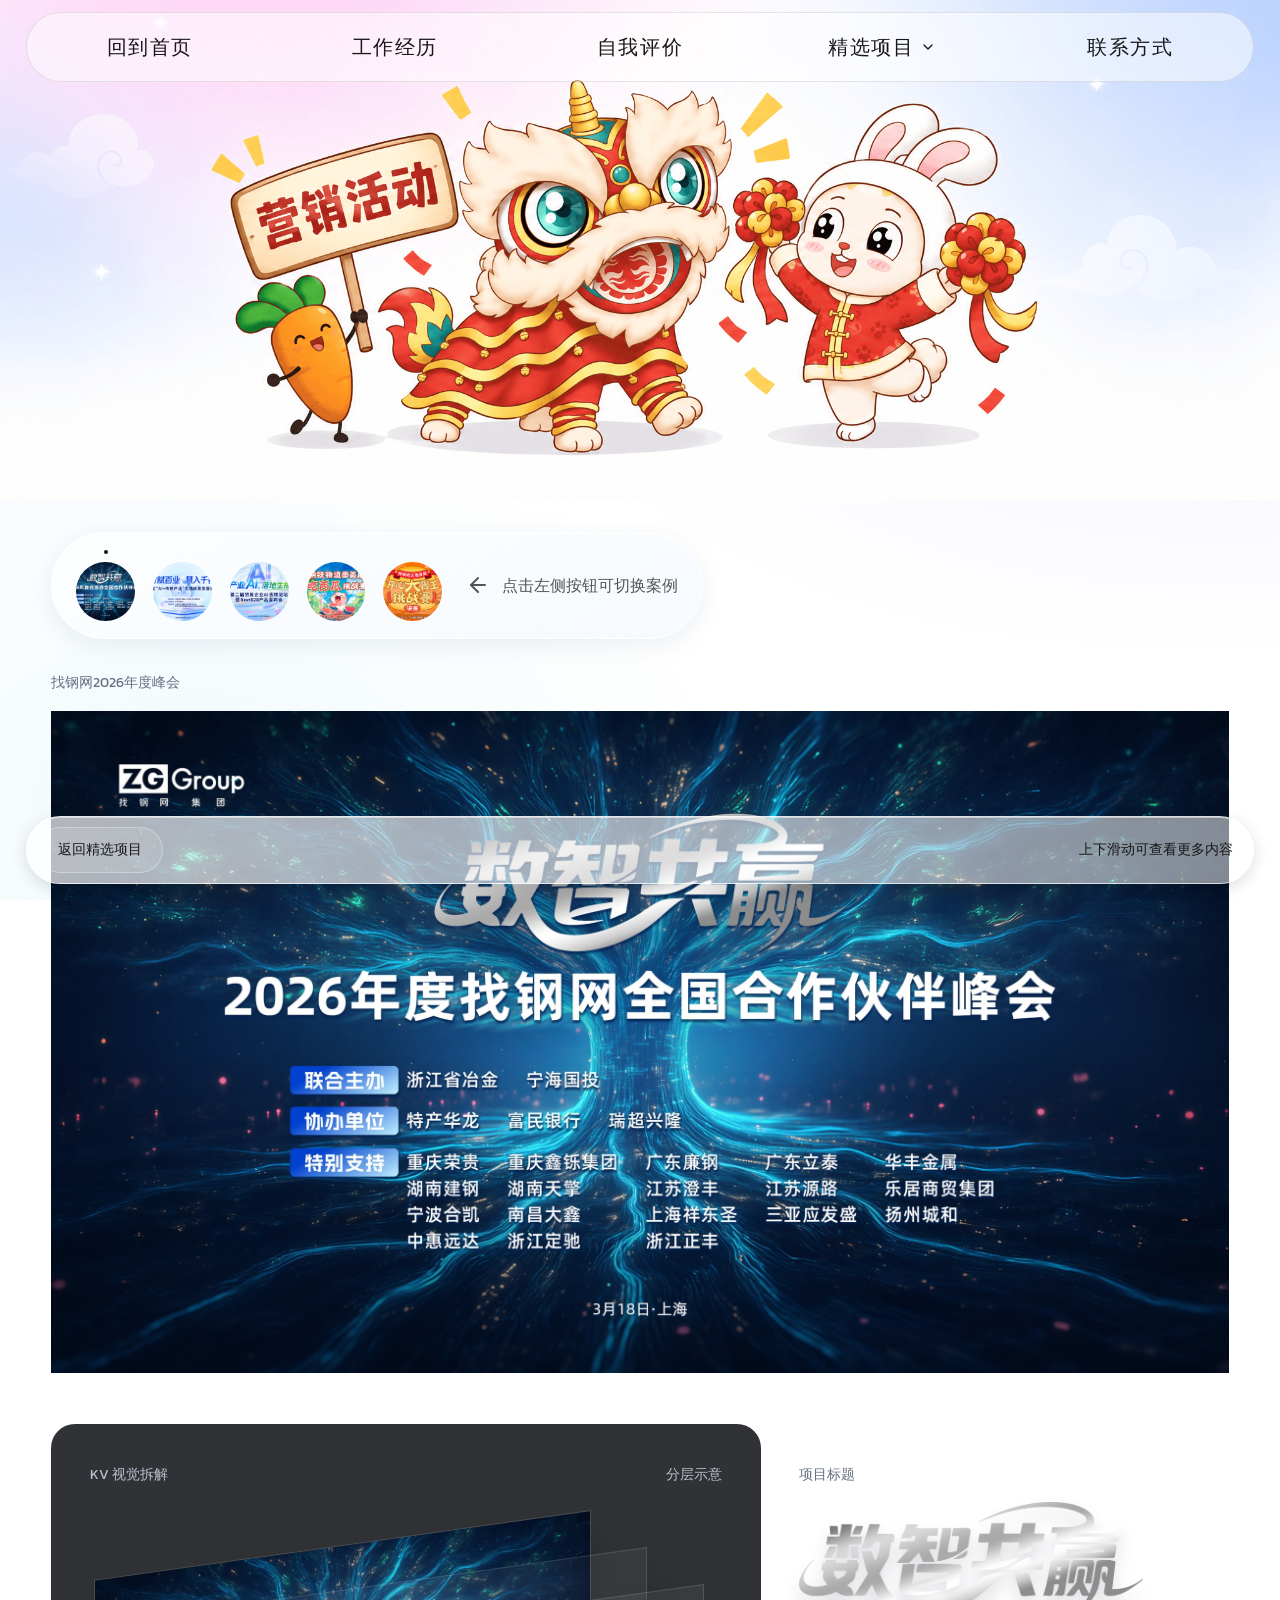
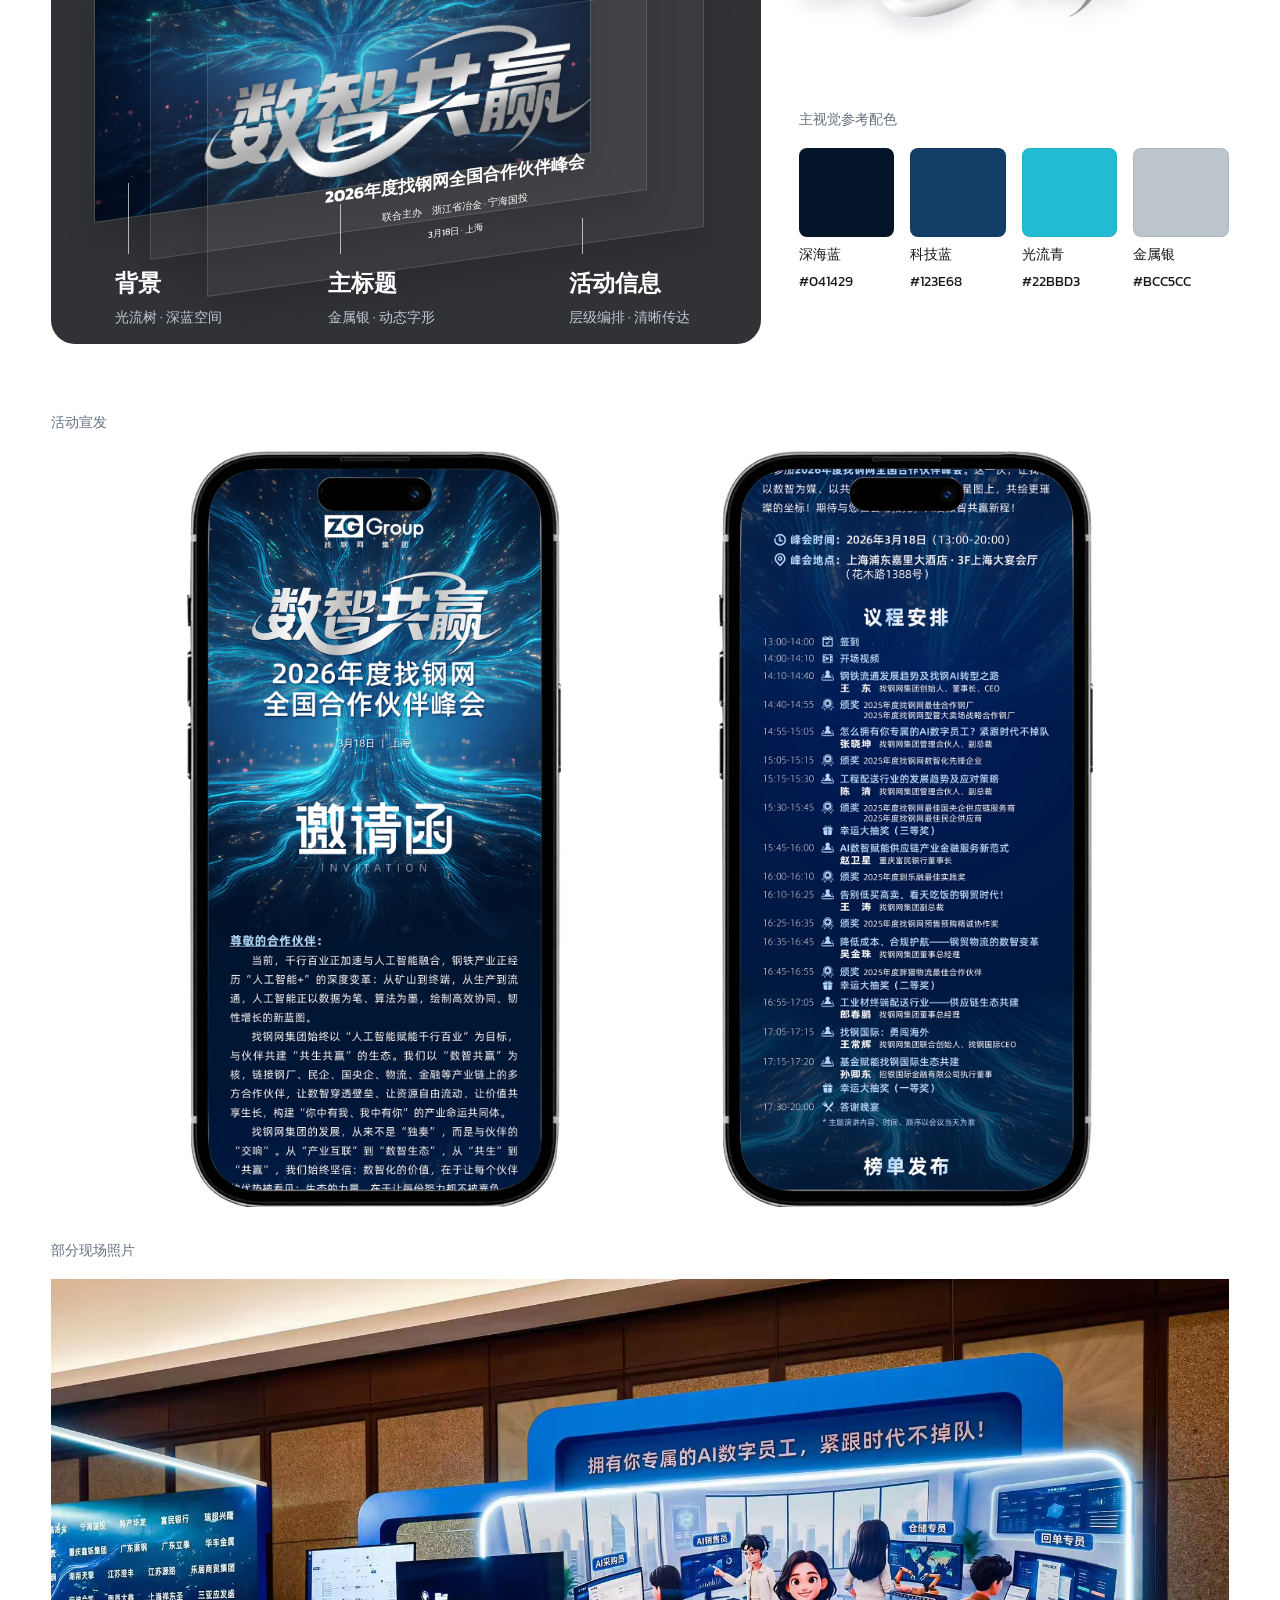
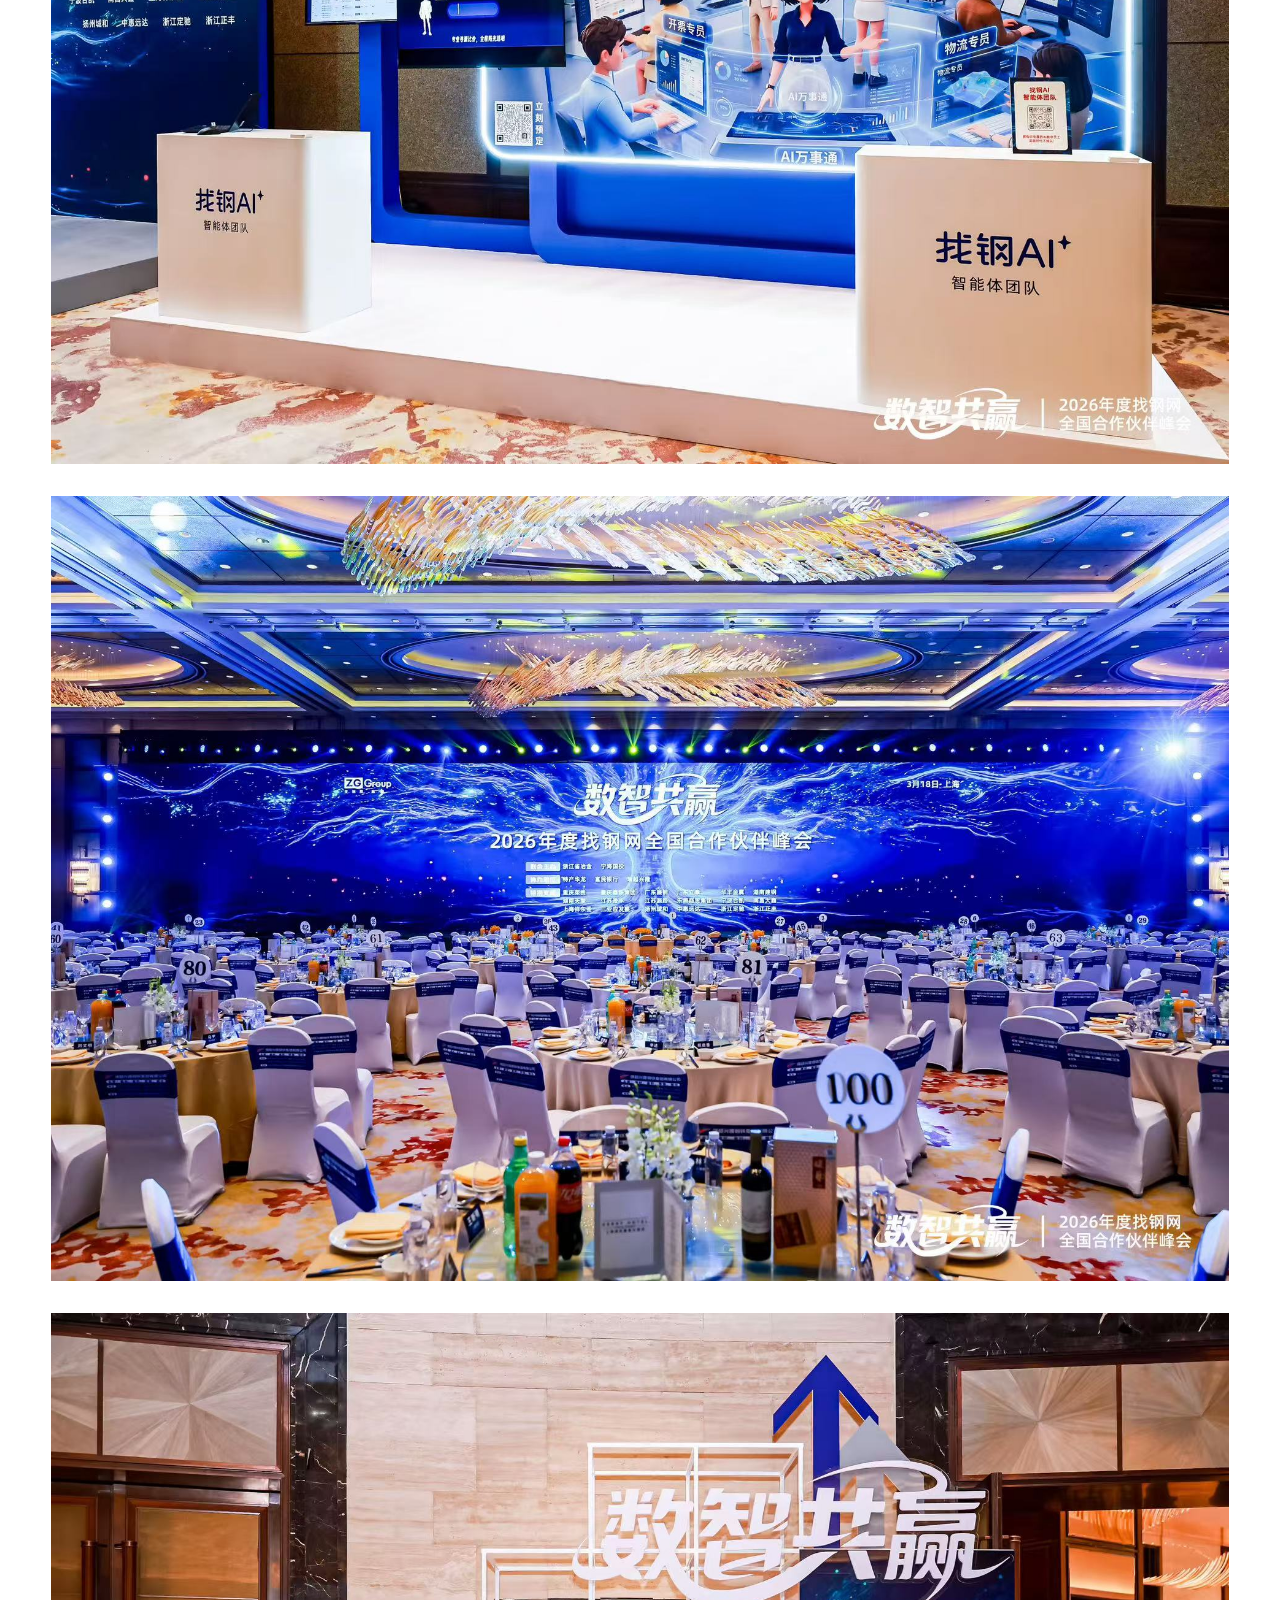
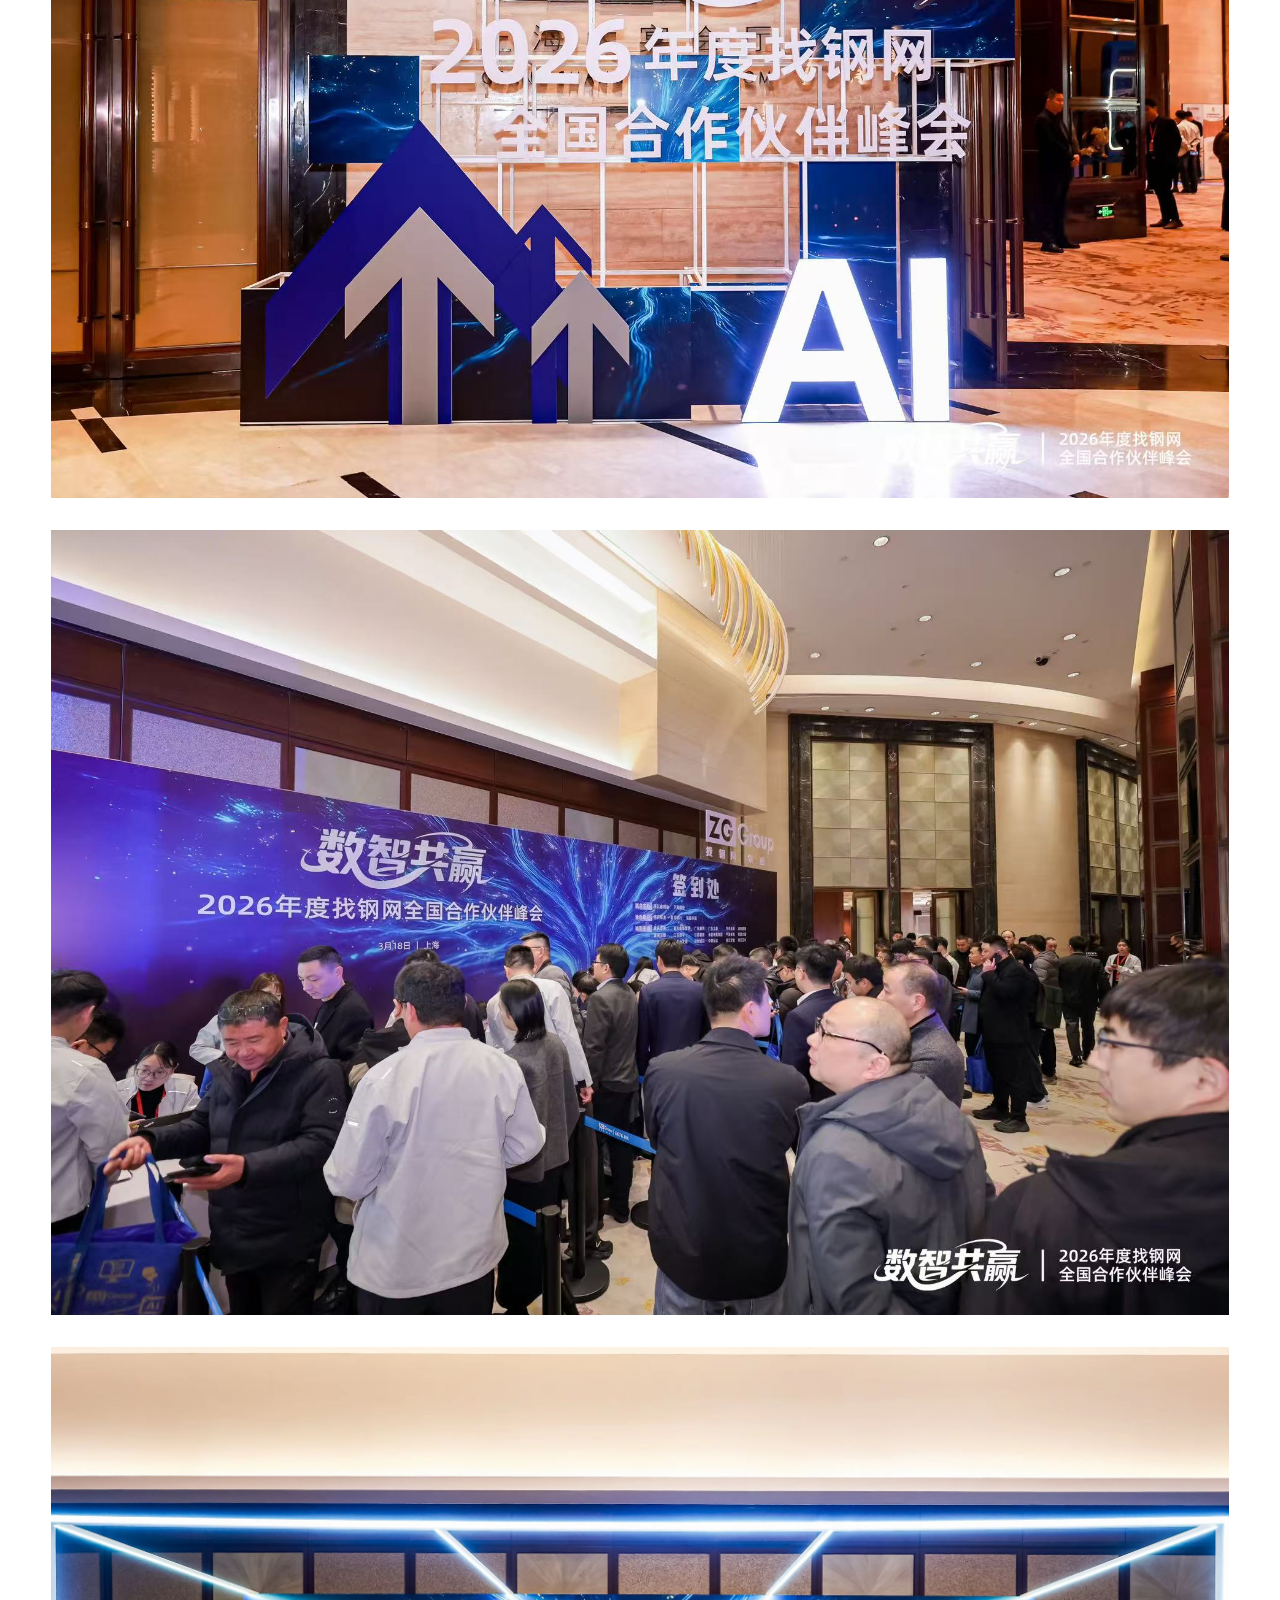
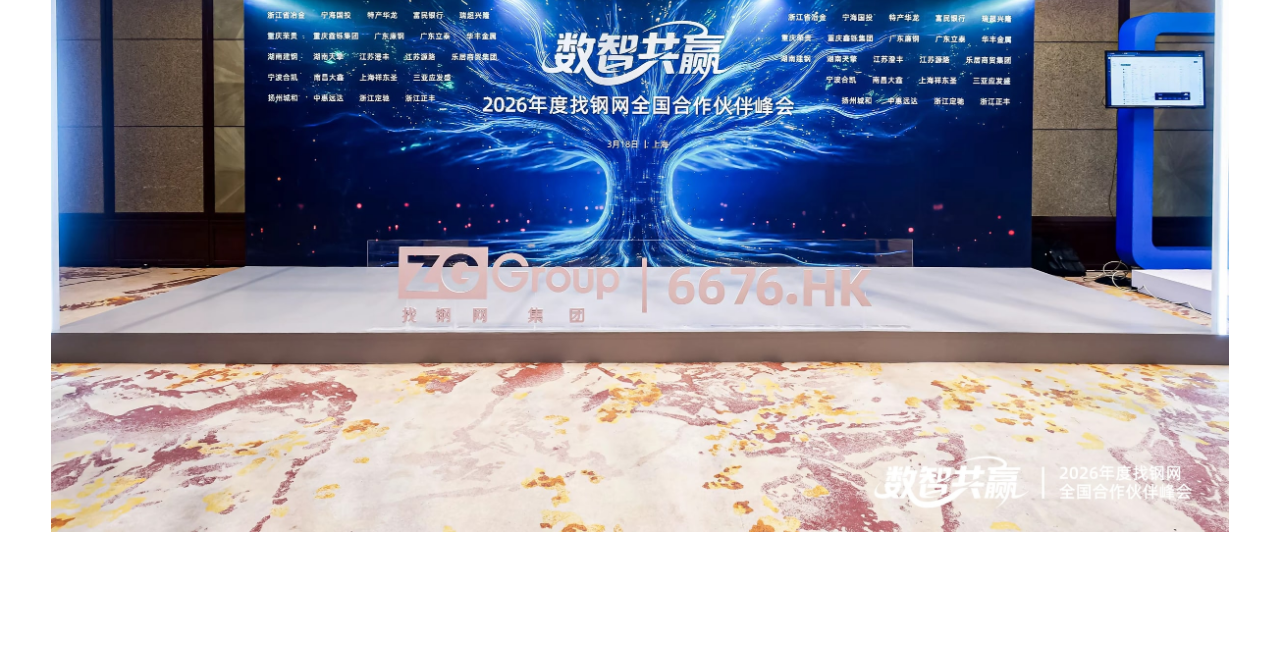
<file: projects/marketing/index.html>
<!DOCTYPE html><html lang="zh-CN"><head><meta charSet="utf-8"/><meta name="viewport" content="width=device-width, initial-scale=1"/><link rel="stylesheet" href="/_next/static/css/index.cYMn8LJC.css" data-rsc-css-href="/_next/static/css/index.cYMn8LJC.css" data-precedence="vite-rsc/importer-resources"/><link rel="modulepreload" fetchPriority="low" href="/_next/static/chunks/index-DJiQ3haK.js"/><script src="/_next/static/chunks/rolldown-runtime-C60lm6uB.js" type="module" async=""></script><script src="/_next/static/chunks/framework-D_rUT4EX.js" type="module" async=""></script><link rel="modulepreload" href="/_next/static/chunks/layout-segment-context-DW7-zkOR.js" crossorigin=""/><link rel="modulepreload" href="/_next/static/chunks/project-gallery-yTu9V-D5.js" crossorigin=""/><link rel="modulepreload" href="/_next/static/chunks/site-nav-B0wUhJC4.js" crossorigin=""/><title>钟成 -- 品牌与视觉设计师</title><meta name="description" content="钟成的品牌、视觉、平面与 AI 创意作品集。"/><meta property="og:title" content="钟成 -- 品牌与视觉设计师"/><meta property="og:description" content="10年品牌与视觉设计 · 4年AI创意实践"/><meta property="og:image" content="https://zcxv88889.github.io/og.png"/><meta property="og:image:width" content="1672"/><meta property="og:image:height" content="941"/><meta property="og:image:alt" content="钟成品牌与视觉设计师作品集"/><meta name="twitter:card" content="summary_large_image"/><meta name="twitter:title" content="钟成 -- 品牌与视觉设计师"/><meta name="twitter:description" content="10年品牌与视觉设计 · 4年AI创意实践"/><meta name="twitter:image" content="https://zcxv88889.github.io/og.png"/><script>Object.assign(((self[Symbol.for("vinext.navigationRuntime")]??={bootstrap:{routeManifest:null},functions:{}}).bootstrap.rsc??={rsc:[]}),{params:{"slug":"marketing"},nav:{"pathname":"/projects/marketing","searchParams":[]}})</script><link rel="modulepreload" href="/_next/static/chunks/index-DJiQ3haK.js" />
</head><body><nav class="nav global-nav" aria-label="主导航"><a href="/#top">回到首页</a><a href="/#experience">工作经历</a><a href="/#about">自我评价</a><div class="nav-projects"><a href="/#projects">精选项目</a><button type="button" tabindex="0" data-base-ui-click-trigger="" id="base-ui-_R_7q5i_" aria-haspopup="dialog" aria-expanded="false" data-slot="popover-trigger" aria-label="展开精选项目分类" class="nav-projects-toggle"><svg xmlns="http://www.w3.org/2000/svg" width="16" height="16" viewBox="0 0 24 24" fill="none" stroke="currentColor" stroke-width="2" stroke-linecap="round" stroke-linejoin="round" class="lucide lucide-chevron-down" aria-hidden="true"><path d="m6 9 6 6 6-6"></path></svg></button></div><a href="/#collaborate">联系方式</a></nav><main class="project-gallery" aria-label="营销活动"><div class="project-gallery-banner project-gallery-banner-marketing"><img src="/marketing-lion-banner.png" alt="营销活动舞狮插画"/></div><div class="project-gallery-content"><div class="project-gallery-top is-awake"><div class="project-gallery-picker" aria-label="选择项目"><button type="button" title="2026年度找钢网全国合作伙伴峰会" aria-label="查看2026年度找钢网全国合作伙伴峰会" aria-controls="selected-project-content" aria-pressed="true"><span class="project-gallery-dot is-active"></span><img src="/marketing-summit-keyvisual.jpg" alt=""/></button><button type="button" title="首届“AI+传统产业”实践应用发展论坛" aria-label="查看首届“AI+传统产业”实践应用发展论坛" aria-controls="selected-project-content" aria-pressed="false"><span class="project-gallery-dot"></span><img src="/ai-forum-kv.jpg" alt=""/></button><button type="button" title="第二届贸易企业AI应用论坛暨NextB2B产品发布会" aria-label="查看第二届贸易企业AI应用论坛暨NextB2B产品发布会" aria-controls="selected-project-content" aria-pressed="false"><span class="project-gallery-dot"></span><img src="/nextb2b-kv.jpg" alt=""/></button><button type="button" title="钢铁物流圈首届吃西瓜挑战赛" aria-label="查看钢铁物流圈首届吃西瓜挑战赛" aria-controls="selected-project-content" aria-pressed="false"><span class="project-gallery-dot"></span><img src="/watermelon-kv.jpg" alt=""/></button><button type="button" title="其他活动" aria-label="查看其他活动" aria-controls="selected-project-content" aria-pressed="false"><span class="project-gallery-dot"></span><img src="/other-event-kv-4.jpg" alt=""/></button></div><p class="project-gallery-switch-hint"><svg xmlns="http://www.w3.org/2000/svg" width="24" height="24" viewBox="0 0 24 24" fill="none" stroke="currentColor" stroke-width="2" stroke-linecap="round" stroke-linejoin="round" class="lucide lucide-arrow-left" aria-hidden="true"><path d="m12 19-7-7 7-7"></path><path d="M19 12H5"></path></svg><span>点击左侧按钮可切换案例</span></p></div><div class="project-gallery-works project-gallery-works-grid" data-case="zhaogang-summit-2026" id="selected-project-content" role="region" aria-label="2026年度找钢网全国合作伙伴峰会"><figure><h3 class="project-case-label project-photos-heading">找钢网2026年度峰会</h3><img src="/marketing-summit-keyvisual.jpg" alt="数智共赢 · 2026年度找钢网全国合作伙伴峰会主视觉" decoding="async" loading="eager"/><figcaption class="project-case-summary"><div><p class="project-case-label">项目标题</p><img class="project-case-title-art" src="/marketing-summit-title.png" alt="数智共赢"/></div><div><p class="project-case-label">主视觉参考配色</p><ul class="project-case-palette"><li><span class="project-case-swatch" style="background-color:#041429"></span><span>深海蓝</span><span>#041429</span></li><li><span class="project-case-swatch" style="background-color:#123E68"></span><span>科技蓝</span><span>#123E68</span></li><li><span class="project-case-swatch" style="background-color:#22BBD3"></span><span>光流青</span><span>#22BBD3</span></li><li><span class="project-case-swatch" style="background-color:#BCC5CC"></span><span>金属银</span><span>#BCC5CC</span></li></ul></div><section class="kv-exploded" aria-label="KV视觉拆解示意"><header><h3 class="project-case-label">KV 视觉拆解</h3><span>分层示意</span></header><div class="kv-exploded-stage"><div class="kv-exploded-layer kv-exploded-background"><img src="/marketing-summit-detail.jpg" alt="光流树 · 深蓝空间" loading="lazy"/></div><div class="kv-exploded-layer kv-exploded-title"><img src="/marketing-summit-title.png" alt="数智共赢" loading="lazy"/></div><div class="kv-exploded-layer kv-exploded-copy"><strong>2026年度找钢网全国合作伙伴峰会</strong><span>联合主办　浙江省冶金 · 宁海国投</span><small>3月18日 · 上海</small></div><div class="kv-exploded-label kv-exploded-label-background"><i></i><b>背景</b><span>光流树 · 深蓝空间</span></div><div class="kv-exploded-label kv-exploded-label-title"><i></i><b>主标题</b><span>金属银 · 动态字形</span></div><div class="kv-exploded-label kv-exploded-label-copy"><i></i><b>活动信息</b><span>层级编排 · 清晰传达</span></div></div></section></figcaption><section class="project-invitation" aria-label="活动宣发"><h3 class="project-case-label project-photos-heading">活动宣发</h3><div class="project-invitation-images"><img src="/summit-invitation-cover.png" alt="2026年度找钢网全国合作伙伴峰会邀请函手机样机" loading="lazy" decoding="async"/><img src="/summit-invitation-agenda.png" alt="2026年度找钢网全国合作伙伴峰会议程手机样机" loading="lazy" decoding="async"/></div></section></figure><figure><h3 class="project-case-label project-photos-heading">部分现场照片</h3><img src="/marketing-summit-ai-booth.jpg" alt="找钢AI展区" decoding="async" loading="lazy"/></figure><figure><img src="/marketing-summit-hall.jpg" alt="峰会主会场" decoding="async" loading="lazy"/></figure><figure><img src="/marketing-summit-installation.jpg" alt="峰会主题装置" decoding="async" loading="lazy"/></figure><figure><img src="/marketing-summit-registration.jpg" alt="峰会签到现场" decoding="async" loading="lazy"/></figure><figure><img src="/marketing-summit-application.jpg" alt="峰会主视觉现场应用" decoding="async" loading="lazy"/></figure></div><div class="project-gallery-bottom"><div class="project-gallery-meta"><a href="/#projects">返回精选项目</a><span>上下滑动可查看更多内容</span></div></div></div></main><script type="module" src="/_next/static/chunks/index-DJiQ3haK.js" id="_R_" async=""></script><script>((self[Symbol.for("vinext.navigationRuntime")]??={bootstrap:{routeManifest:null},functions:{}}).bootstrap.rsc??={rsc:[]}).rsc.push("0:{\"page:/projects/marketing\":\"$L1\",\"layout:/\":\"$L2\",\"route:/projects/marketing\":\"$L3\",\"__route\":\"route:/projects/marketing\",\"__interceptionContext\":null,\"__layoutIds\":[\"layout:/\"],\"__rootLayout\":\"/\",\"__bfcacheSegmentIdentities\":{\"layout:/\":\"[\\\"layout\\\",\\\"layout:/\\\",\\\"root-boundary:/\\\",\\\"\\\"]\",\"page:/projects/marketing\":\"[\\\"page\\\",\\\"page:/projects/:slug\\\",\\\"root-boundary:/\\\",\\\"[\\\\\\\"projects\\\\\\\",\\\\\\\"slug|marketing|d\\\\\\\"]\\\"]\"},\"__srcPage\":[\"projects\",\"[slug]\",\"page\"],\"__layoutFlags\":{\"layout:/\":\"s\"},\"__artifactCompatibility\":{\"schemaVersion\":1,\"graphVersion\":\"app-route-graph:e2b6660f752f1534\",\"deploymentVersion\":\"c7ea504c-4058-4bae-8f47-56fc04141792\",\"appElementsSchemaVersion\":1,\"rscPayloadSchemaVersion\":1,\"rootBoundaryId\":\"/\",\"renderEpoch\":null}}\n")</script><script>((self[Symbol.for("vinext.navigationRuntime")]??={bootstrap:{routeManifest:null},functions:{}}).bootstrap.rsc??={rsc:[]}).rsc.push("4:I[\"43cf55674ce6\",[],\"Children\",1]\n")</script><script>((self[Symbol.for("vinext.navigationRuntime")]??={bootstrap:{routeManifest:null},functions:{}}).bootstrap.rsc??={rsc:[]}).rsc.push("5:I[\"dd56a6b5ee16\",[],\"GlobalErrorBoundary\",1]\n")</script><script>((self[Symbol.for("vinext.navigationRuntime")]??={bootstrap:{routeManifest:null},functions:{}}).bootstrap.rsc??={rsc:[]}).rsc.push("6:I[\"9b166222c86a\",[],\"default\",1]\n")</script><script>((self[Symbol.for("vinext.navigationRuntime")]??={bootstrap:{routeManifest:null},functions:{}}).bootstrap.rsc??={rsc:[]}).rsc.push("7:I[\"dd56a6b5ee16\",[],\"ErrorBoundary\",1]\n")</script><script>((self[Symbol.for("vinext.navigationRuntime")]??={bootstrap:{routeManifest:null},functions:{}}).bootstrap.rsc??={rsc:[]}).rsc.push("8:I[\"1fb13a061f46\",[],\"LayoutSegmentProvider\",1]\n")</script><script>((self[Symbol.for("vinext.navigationRuntime")]??={bootstrap:{routeManifest:null},functions:{}}).bootstrap.rsc??={rsc:[]}).rsc.push("9:I[\"43cf55674ce6\",[],\"Slot\",1]\n")</script><script>((self[Symbol.for("vinext.navigationRuntime")]??={bootstrap:{routeManifest:null},functions:{}}).bootstrap.rsc??={rsc:[]}).rsc.push("a:I[\"dd56a6b5ee16\",[],\"NotFoundBoundary\",1]\n")</script><script>((self[Symbol.for("vinext.navigationRuntime")]??={bootstrap:{routeManifest:null},functions:{}}).bootstrap.rsc??={rsc:[]}).rsc.push("b:I[\"ecb42ad1e08d\",[],\"AppRouterScrollTarget\",1]\n")</script><script>((self[Symbol.for("vinext.navigationRuntime")]??={bootstrap:{routeManifest:null},functions:{}}).bootstrap.rsc??={rsc:[]}).rsc.push("c:I[\"dd56a6b5ee16\",[],\"RedirectBoundary\",1]\n")</script><script>((self[Symbol.for("vinext.navigationRuntime")]??={bootstrap:{routeManifest:null},functions:{}}).bootstrap.rsc??={rsc:[]}).rsc.push(":HL[\"/_next/static/css/index.cYMn8LJC.css\",\"style\"     ]\n")</script><script>((self[Symbol.for("vinext.navigationRuntime")]??={bootstrap:{routeManifest:null},functions:{}}).bootstrap.rsc??={rsc:[]}).rsc.push("2:[[[\"$\",\"link\",\"css:/_next/static/css/index.cYMn8LJC.css\",{\"rel\":\"stylesheet\",\"precedence\":\"vite-rsc/importer-resources\",\"href\":\"/_next/static/css/index.cYMn8LJC.css\",\"data-rsc-css-href\":\"/_next/static/css/index.cYMn8LJC.css\"}],\"$undefined\"],[\"$\",\"html\",null,{\"lang\":\"zh-CN\",\"children\":[\"$\",\"body\",null,{\"children\":[\"$\",\"$L4\",null,{}]}]}]]\n")</script><script>((self[Symbol.for("vinext.navigationRuntime")]??={bootstrap:{routeManifest:null},functions:{}}).bootstrap.rsc??={rsc:[]}).rsc.push("3:[[[\"$\",\"meta\",null,{\"charSet\":\"utf-8\"}],[[\"$\",\"title\",\"0\",{\"children\":\"钟成 -- 品牌与视觉设计师\"}],[\"$\",\"meta\",\"1\",{\"name\":\"description\",\"content\":\"钟成的品牌、视觉、平面与 AI 创意作品集。\"}],[\"$\",\"meta\",\"2\",{\"property\":\"og:title\",\"content\":\"钟成 -- 品牌与视觉设计师\"}],[\"$\",\"meta\",\"3\",{\"property\":\"og:description\",\"content\":\"10年品牌与视觉设计 · 4年AI创意实践\"}],[\"$\",\"meta\",\"4\",{\"property\":\"og:image\",\"content\":\"https://zcxv88889.github.io/og.png\"}],[\"$\",\"meta\",\"5\",{\"property\":\"og:image:width\",\"content\":\"1672\"}],[\"$\",\"meta\",\"6\",{\"property\":\"og:image:height\",\"content\":\"941\"}],[\"$\",\"meta\",\"7\",{\"property\":\"og:image:alt\",\"content\":\"钟成品牌与视觉设计师作品集\"}],[\"$\",\"meta\",\"8\",{\"name\":\"twitter:card\",\"content\":\"summary_large_image\"}],[\"$\",\"meta\",\"9\",{\"name\":\"twitter:title\",\"content\":\"钟成 -- 品牌与视觉设计师\"}],[\"$\",\"meta\",\"10\",{\"name\":\"twitter:description\",\"content\":\"10年品牌与视觉设计 · 4年AI创意实践\"}],[\"$\",\"meta\",\"11\",{\"name\":\"twitter:image\",\"content\":\"https://zcxv88889.github.io/og.png\"}]],[[\"$\",\"meta\",\"0\",{\"name\":\"viewport\",\"content\":\"width=device-width, initial-scale=1\"}]]],[\"$\",\"$L5\",null,{\"fallback\":\"$6\",\"children\":[\"$\",\"$L7\",null,{\"fallback\":\"$6\",\"children\":[\"$\",\"$L8\",null,{\"providerId\":\"layout:/\",\"segmentMap\":{\"children\":[\"projects\",\"marketing\"]},\"children\":[\"$\",\"$L9\",null,{\"id\":\"layout:/\",\"parallelSlots\":\"$undefined\",\"children\":[\"$\",\"$La\",null,{\"resetKey\":\"projects\",\"fallback\":[[\"$\",\"title\",null,{\"children\":\"404: This page could not be found.\"}],[\"$\",\"div\",null,{\"style\":{\"fontFamily\":\"system-ui,\\\"Segoe UI\\\",Roboto,Helvetica,Arial,sans-serif,\\\"Apple Color Emoji\\\",\\\"Segoe UI Emoji\\\"\",\"height\":\"100vh\",\"textAlign\":\"center\",\"display\":\"flex\",\"flexDirection\":\"column\",\"alignItems\":\"center\",\"justifyContent\":\"center\"},\"children\":[\"$\",\"div\",null,{\"children\":[[\"$\",\"style\",null,{\"dangerouslySetInnerHTML\":{\"__html\":\"body{color:#000;background:#fff;margin:0}.next-error-h1{border-right:1px solid rgba(0,0,0,.3)}@media (prefers-color-scheme:dark){body{color:#fff;background:#000}.next-error-h1{border-right:1px solid rgba(255,255,255,.3)}}\"}}],[\"$\",\"h1\",null,{\"className\":\"next-error-h1\",\"style\":{\"display\":\"inline-block\",\"margin\":\"0 20px 0 0\",\"padding\":\"0 23px 0 0\",\"fontSize\":24,\"fontWeight\":500,\"verticalAlign\":\"top\",\"lineHeight\":\"49px\"},\"children\":404}],[\"$\",\"div\",null,{\"style\":{\"display\":\"inline-block\"},\"children\":[\"$\",\"h2\",null,{\"style\":{\"fontSize\":14,\"fontWeight\":400,\"lineHeight\":\"49px\",\"margin\":0},\"children\":\"This page could not be found.\"}]}]]}]}]],\"children\":[\"$\",\"$Lb\",null,{\"children\":[\"$\",\"$Lc\",null,{\"children\":[[\"$\",\"$L8\",null,{\"providerId\":\"page:/projects/marketing\",\"segmentMap\":{\"children\":[\"__PAGE__\"]},\"children\":[\"$\",\"$L9\",null,{\"id\":\"page:/projects/marketing\"}]}],null]}]}]}]}]}]}]}],null,null]\n")</script><script>((self[Symbol.for("vinext.navigationRuntime")]??={bootstrap:{routeManifest:null},functions:{}}).bootstrap.rsc??={rsc:[]}).rsc.push("d:I[\"7d9bc3c81896\",[],\"ProjectGallery\",1]\n")</script><script>((self[Symbol.for("vinext.navigationRuntime")]??={bootstrap:{routeManifest:null},functions:{}}).bootstrap.rsc??={rsc:[]}).rsc.push("1:[\"$\",\"$Ld\",null,{\"project\":{\"slug\":\"marketing\",\"tag\":\"活动视觉 / 营销传播\",\"title\":\"营销活动\",\"note\":\"营销活动主视觉、线上传播物料与线下活动设计。\",\"stat\":\"\",\"images\":[{\"src\":\"/zhaogang-youth-poster.jpg\",\"title\":\"五四青年节海报\"},{\"src\":\"/ronghetang-packaging.jpg\",\"title\":\"荣和堂包装设计\"},{\"src\":\"/huaang-cdie-home.jpg\",\"title\":\"CDIE 官网设计\"},{\"src\":\"/dahongqiao-detail.jpg\",\"title\":\"产品详情页设计\"},{\"src\":\"/yintang-poster.jpg\",\"title\":\"印堂活动海报\"}],\"galleryProjects\":[{\"id\":\"zhaogang-summit-2026\",\"title\":\"2026年度找钢网全国合作伙伴峰会\",\"theme\":\"数智共赢\",\"titleArt\":\"/marketing-summit-title.png\",\"heading\":\"找钢网2026年度峰会\",\"breakdown\":{\"background\":\"/marketing-summit-detail.jpg\",\"baseLabel\":\"背景\",\"baseNote\":\"光流树 · 深蓝空间\",\"titleNote\":\"金属银 · 动态字形\",\"organizer\":\"联合主办　浙江省冶金 · 宁海国投\",\"date\":\"3月18日 · 上海\"},\"moodboard\":[{\"title\":\"商务\",\"src\":\"/mood-cooperation.jpg\",\"caption\":\"专业秩序 · 品牌信任\"},{\"title\":\"科技\",\"src\":\"/mood-neurons.jpg\",\"caption\":\"蓝色光影 · 数字连接\"},{\"title\":\"AI\",\"src\":\"/mood-ai.jpg\",\"caption\":\"智能计算 · 未来体验\"},{\"title\":\"客户\",\"src\":\"/mood-clients.jpg\",\"caption\":\"真实连接 · 共同参与\"}],\"cover\":\"/marketing-summit-keyvisual.jpg\",\"palette\":[{\"name\":\"深海蓝\",\"hex\":\"#041429\"},{\"name\":\"科技蓝\",\"hex\":\"#123E68\"},{\"name\":\"光流青\",\"hex\":\"#22BBD3\"},{\"name\":\"金属银\",\"hex\":\"#BCC5CC\"}],\"images\":[{\"src\":\"/marketing-summit-keyvisual.jpg\",\"title\":\"数智共赢 · 2026年度找钢网全国合作伙伴峰会主视觉\"},{\"src\":\"/marketing-summit-ai-booth.jpg\",\"title\":\"找钢AI展区\"},{\"src\":\"/marketing-summit-hall.jpg\",\"title\":\"峰会主会场\"},{\"src\":\"/marketing-summit-installation.jpg\",\"title\":\"峰会主题装置\"},{\"src\":\"/marketing-summit-registration.jpg\",\"title\":\"峰会签到现场\"},{\"src\":\"/marketing-summit-application.jpg\",\"title\":\"峰会主视觉现场应用\"}]},{\"id\":\"ai-industry-forum-2026\",\"title\":\"首届“AI+传统产业”实践应用发展论坛\",\"heading\":\"首届“AI+传统产业”实践应用发展论坛\",\"theme\":\"智赋百业 慧入千行\",\"cover\":\"/ai-forum-kv.jpg\",\"titleArt\":\"/ai-forum-title.png\",\"breakdown\":{\"background\":\"/ai-forum-background.png\",\"baseLabel\":\"背景\",\"baseNote\":\"磨砂玻璃·AI云延伸\",\"titleNote\":\"科技蓝·未来质感\",\"organizer\":\"联合主办单位　找钢网集团\",\"date\":\"2026年1月16日 · 上海\"},\"palette\":[{\"name\":\"科技蓝\",\"hex\":\"#1745E8\"},{\"name\":\"深靛蓝\",\"hex\":\"#071B68\"},{\"name\":\"冰川蓝\",\"hex\":\"#A5D8FA\"},{\"name\":\"浅雾蓝\",\"hex\":\"#EAF4FC\"}],\"images\":[{\"src\":\"/ai-forum-kv.jpg\",\"title\":\"智赋百业 慧入千行 · 论坛主视觉\"},{\"src\":\"/ai-forum-photo-2.jpg\",\"title\":\"论坛展区展板\"},{\"src\":\"/ai-forum-photo-3.jpg\",\"title\":\"论坛户外道旗\"},{\"src\":\"/ai-forum-photo-4.jpg\",\"title\":\"论坛签到处\"},{\"src\":\"/ai-forum-photo-5.jpg\",\"title\":\"论坛桌牌与现场物料\"},{\"src\":\"/ai-forum-photo-6.jpg\",\"title\":\"论坛主会场全景\"},{\"src\":\"/ai-forum-photo-1.jpg\",\"title\":\"论坛圆桌对话现场\"}]},{\"id\":\"nextb2b-forum-2026\",\"title\":\"第二届贸易企业AI应用论坛暨NextB2B产品发布会\",\"heading\":\"第二届贸易企业AI应用论坛暨NextB2B产品发布会\",\"theme\":\"产业AI，落地生根\",\"cover\":\"/nextb2b-kv.jpg\",\"titleArt\":\"/nextb2b-title.png\",\"breakdown\":{\"background\":\"/nextb2b-background.png\",\"baseLabel\":\"背景\",\"baseNote\":\"科技圆环·AI空间\",\"titleNote\":\"蓝绿渐变 · 生长字形\",\"organizer\":\"找钢网集团 · NextB2B\",\"date\":\"2026年9月10日 · 上海·找钢网总部\"},\"palette\":[{\"name\":\"科技蓝\",\"hex\":\"#0759D7\"},{\"name\":\"生长绿\",\"hex\":\"#4BC52B\"},{\"name\":\"冰晶蓝\",\"hex\":\"#A8D9FA\"},{\"name\":\"琉璃紫\",\"hex\":\"#B9A5ED\"}],\"images\":[{\"src\":\"/nextb2b-kv.jpg\",\"title\":\"产业AI，落地生根 · 论坛主视觉\"},{\"src\":\"/nextb2b-photo-1.jpg\",\"title\":\"论坛主会场\"},{\"src\":\"/nextb2b-photo-2.jpg\",\"title\":\"论坛签到现场\"},{\"src\":\"/nextb2b-photo-3.jpg\",\"title\":\"论坛议程物料\"},{\"src\":\"/nextb2b-photo-4.jpg\",\"title\":\"论坛户外道旗\"},{\"src\":\"/nextb2b-photo-5.jpg\",\"title\":\"胖猫云展区\"},{\"src\":\"/nextb2b-photo-6.jpg\",\"title\":\"NextB2B产品展区\"},{\"src\":\"/nextb2b-photo-7.jpg\",\"title\":\"找钢龙虾杯挑战赛现场\"}]},{\"id\":\"marketing-04\",\"title\":\"钢铁物流圈首届吃西瓜挑战赛\",\"heading\":\"钢铁物流圈首届吃西瓜挑战赛\",\"theme\":\"钢铁物流圈首届吃西瓜挑战赛\",\"cover\":\"/watermelon-kv.jpg\",\"titleArt\":\"/watermelon-title.png\",\"breakdown\":{\"background\":\"/watermelon-background.jpg\",\"baseLabel\":\"背景\",\"baseNote\":\"夏日绿荫 · 胖猫插画\",\"titleNote\":\"西瓜红绿 · 趣味字形\",\"organizer\":\"找钢网 · 胖猫物流\",\"date\":\"清凉一夏，痛快吃瓜～\"},\"palette\":[{\"name\":\"西瓜红\",\"hex\":\"#F34C50\"},{\"name\":\"瓜皮绿\",\"hex\":\"#80BF35\"},{\"name\":\"森林绿\",\"hex\":\"#005C43\"},{\"name\":\"晴空蓝\",\"hex\":\"#078CD2\"}],\"images\":[{\"src\":\"/watermelon-kv.jpg\",\"title\":\"吃西瓜挑战赛主视觉\"},{\"src\":\"/watermelon-photo-1.jpg\",\"title\":\"吃西瓜挑战赛集体合影\"},{\"src\":\"/watermelon-photo-2.jpg\",\"title\":\"西瓜主题奖杯\"},{\"src\":\"/watermelon-photo-3.jpg\",\"title\":\"吃西瓜挑战赛比赛现场\"},{\"src\":\"/watermelon-photo-4.jpg\",\"title\":\"挑战赛奖品与主题物料\"},{\"src\":\"/watermelon-photo-5.jpg\",\"title\":\"吃西瓜挑战赛现场互动\"}]},{\"id\":\"marketing-05\",\"title\":\"其他活动\",\"cover\":\"/other-event-kv-4.jpg\",\"images\":[{\"src\":\"/other-event-kv-1.jpg\",\"title\":\"共生共赢数字化钢贸高峰论坛KV\"},{\"src\":\"/other-event-kv-2.jpg\",\"title\":\"聚势共赢数字化钢贸高峰论坛KV\"},{\"src\":\"/other-event-kv-3.jpg\",\"title\":\"找钢网杯掼蛋争霸赛总决赛KV\"},{\"src\":\"/other-event-kv-4.jpg\",\"title\":\"开心大胃王挑战赛决赛KV\"},{\"src\":\"/other-event-listing-celebration-wide.jpg\",\"title\":\"找钢集团上市庆典暨2025年度中国数字化钢贸高峰论坛KV\"},{\"src\":\"/other-event-kv-6.jpg\",\"title\":\"到货融VIP俱乐部高端沙龙KV\"},{\"src\":\"/other-event-photos-1.png\",\"title\":\"挑战赛活动现场照片合集\"},{\"src\":\"/other-event-photos-2.png\",\"title\":\"上市庆典活动现场照片合集\"},{\"src\":\"/other-event-photos-3.png\",\"title\":\"合作伙伴大会现场照片合集\"}]}]}}]\n")</script><script>Object.assign(((self[Symbol.for("vinext.navigationRuntime")]??={bootstrap:{routeManifest:null},functions:{}}).bootstrap.rsc??={rsc:[]}),{"initialCacheKind":"static"});((self[Symbol.for("vinext.navigationRuntime")]??={bootstrap:{routeManifest:null},functions:{}}).bootstrap.rsc??={rsc:[]}).done=true</script></body></html>
</file>
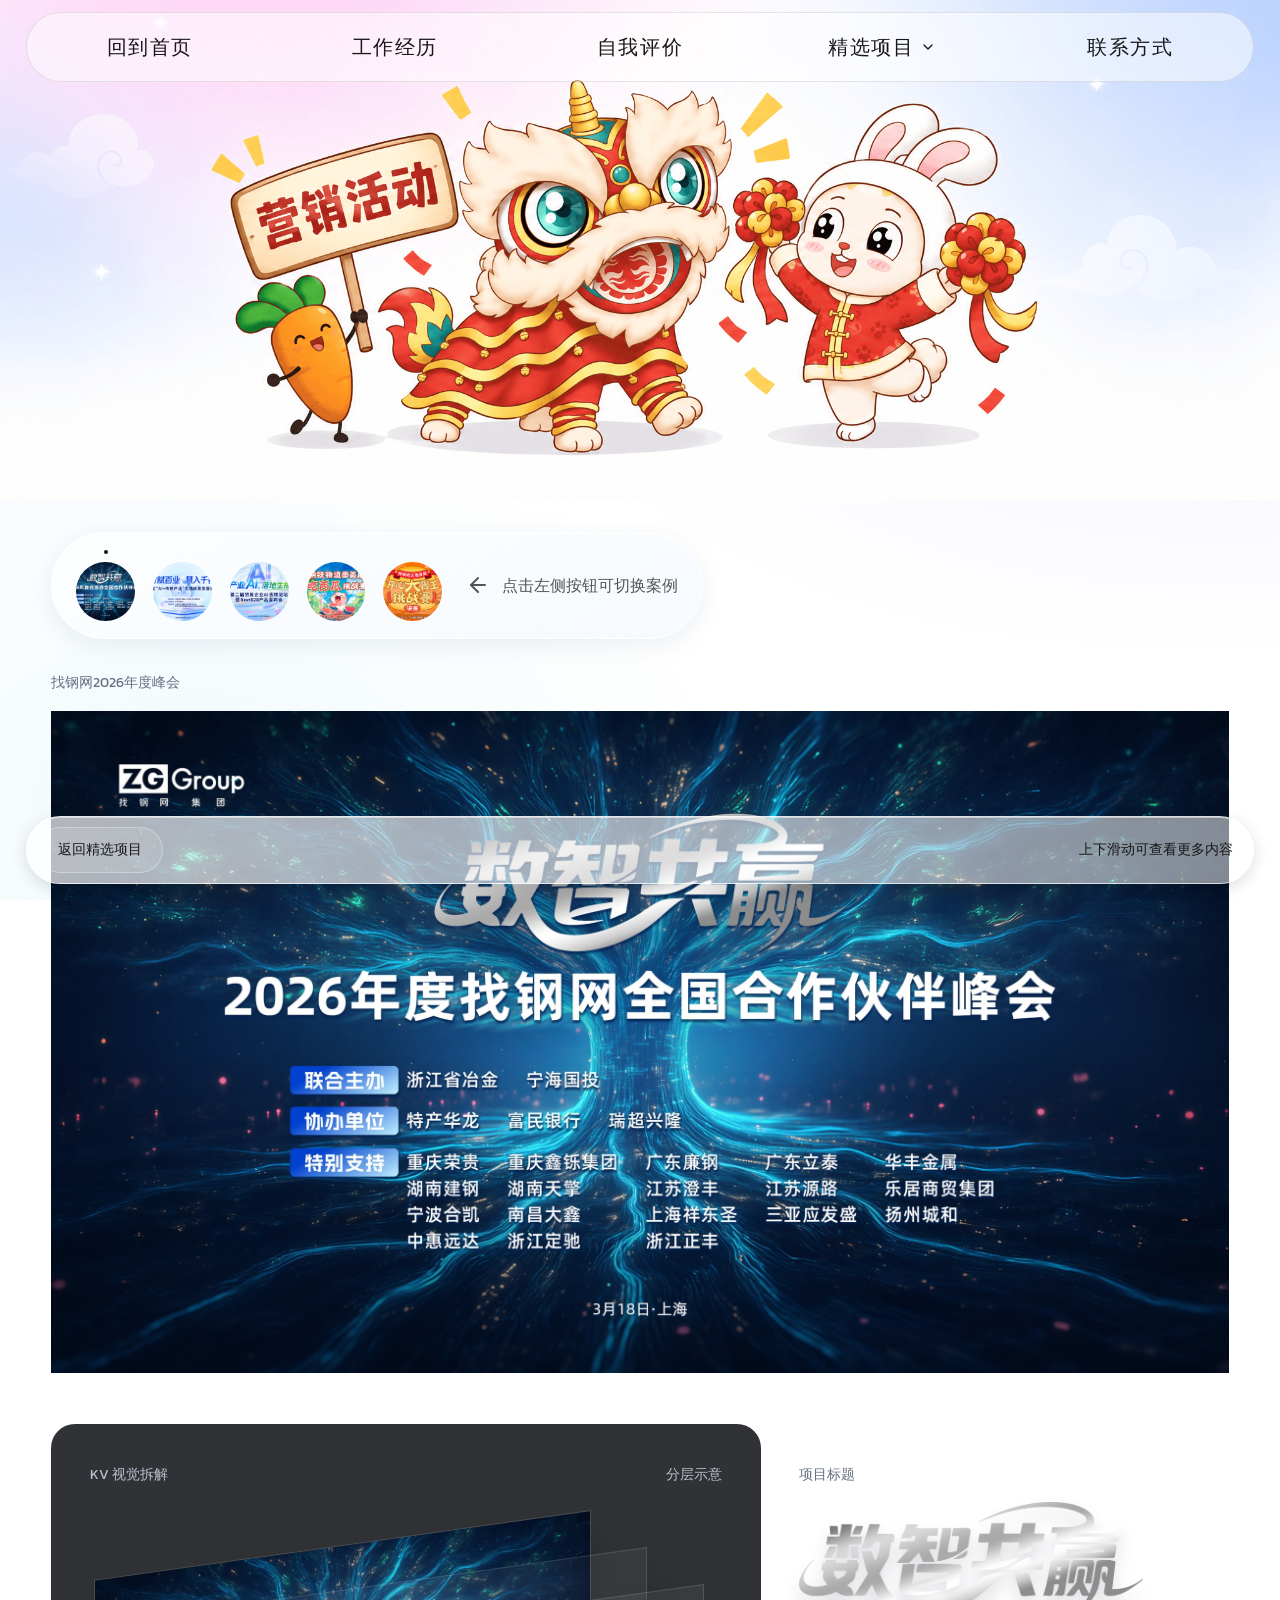
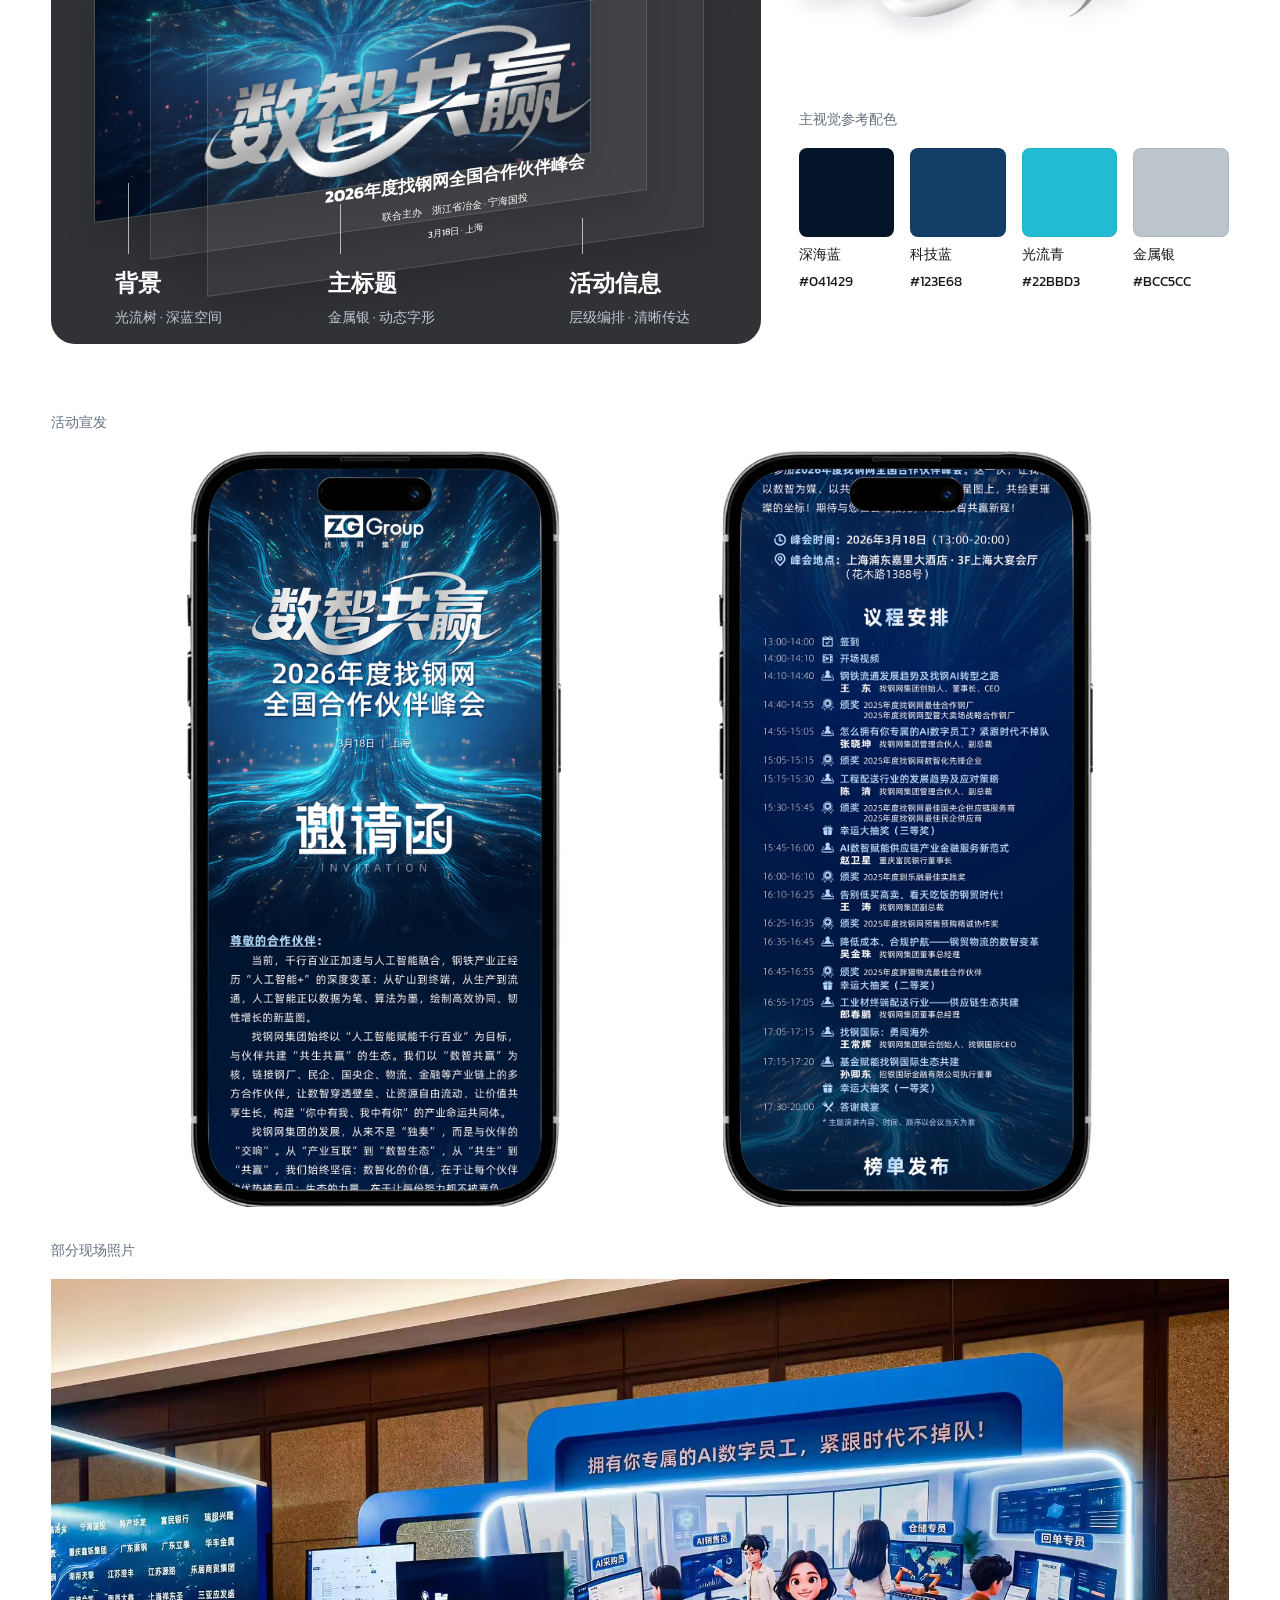
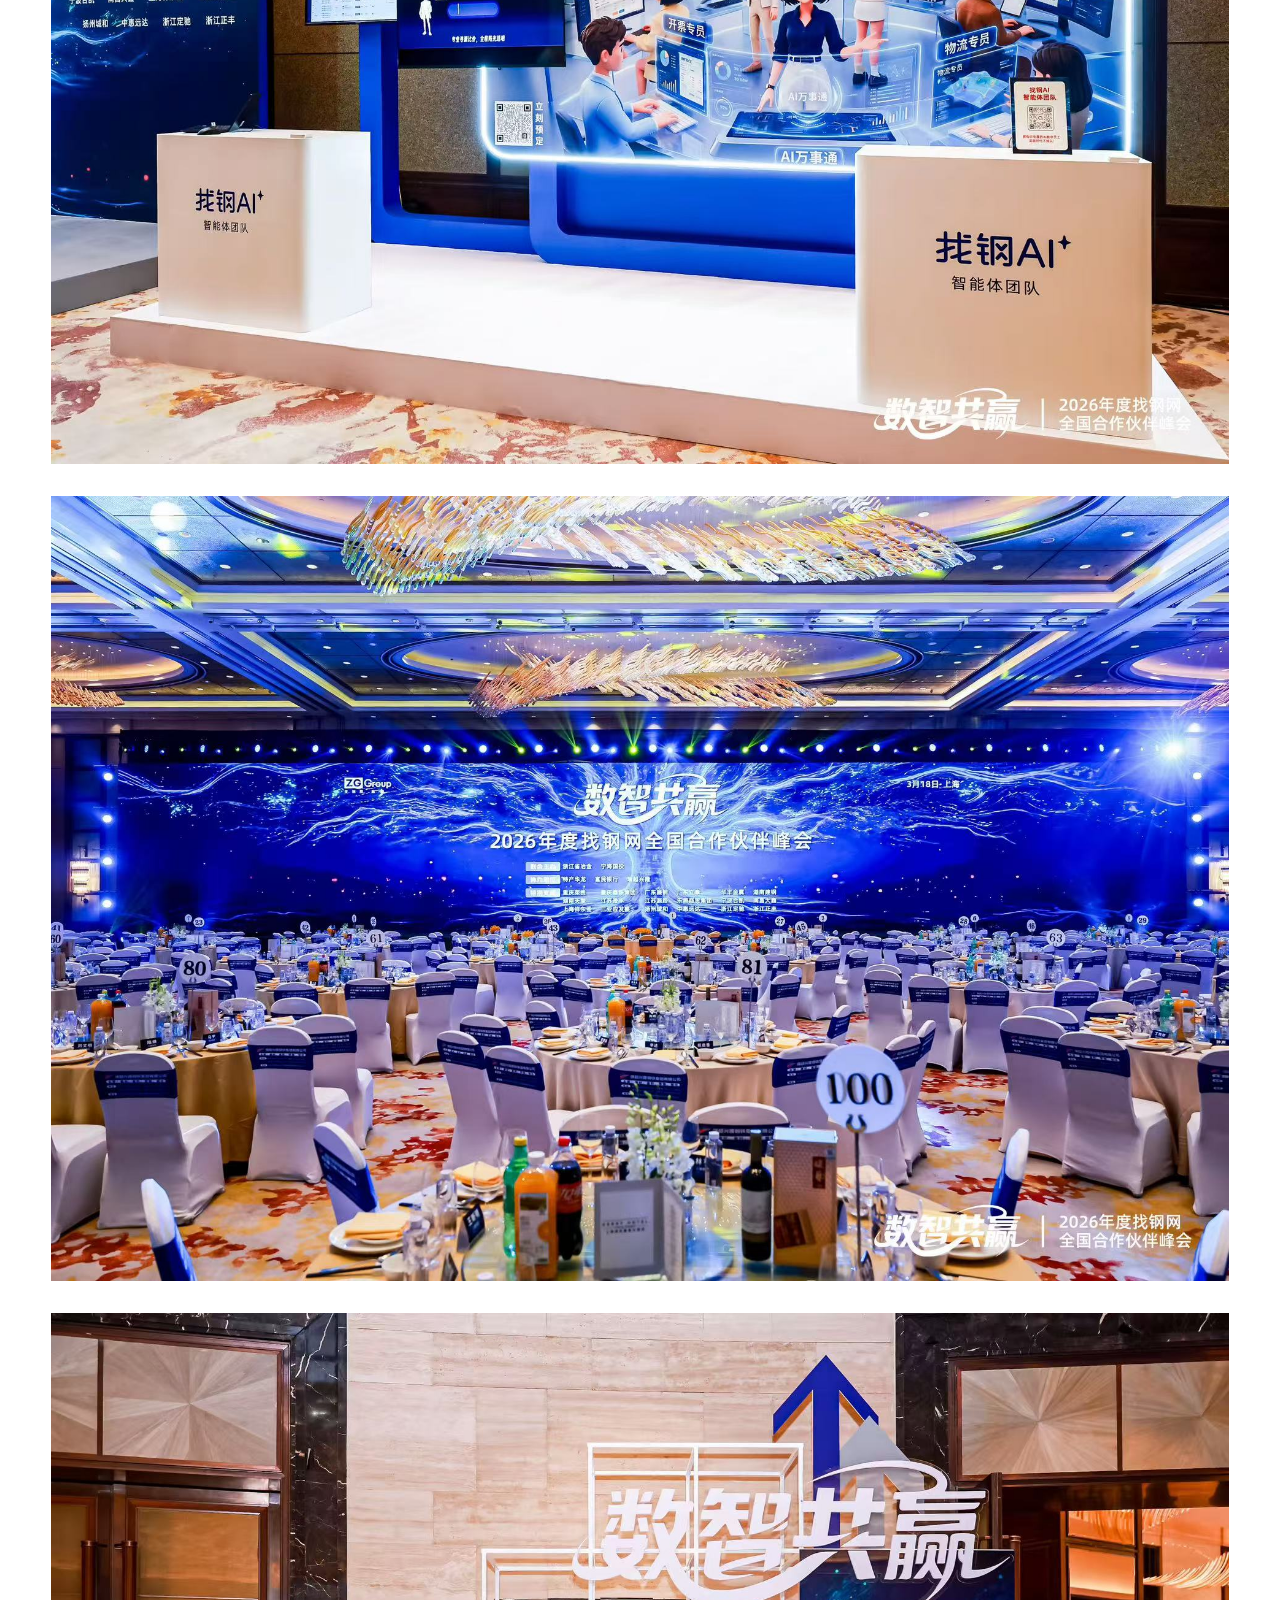
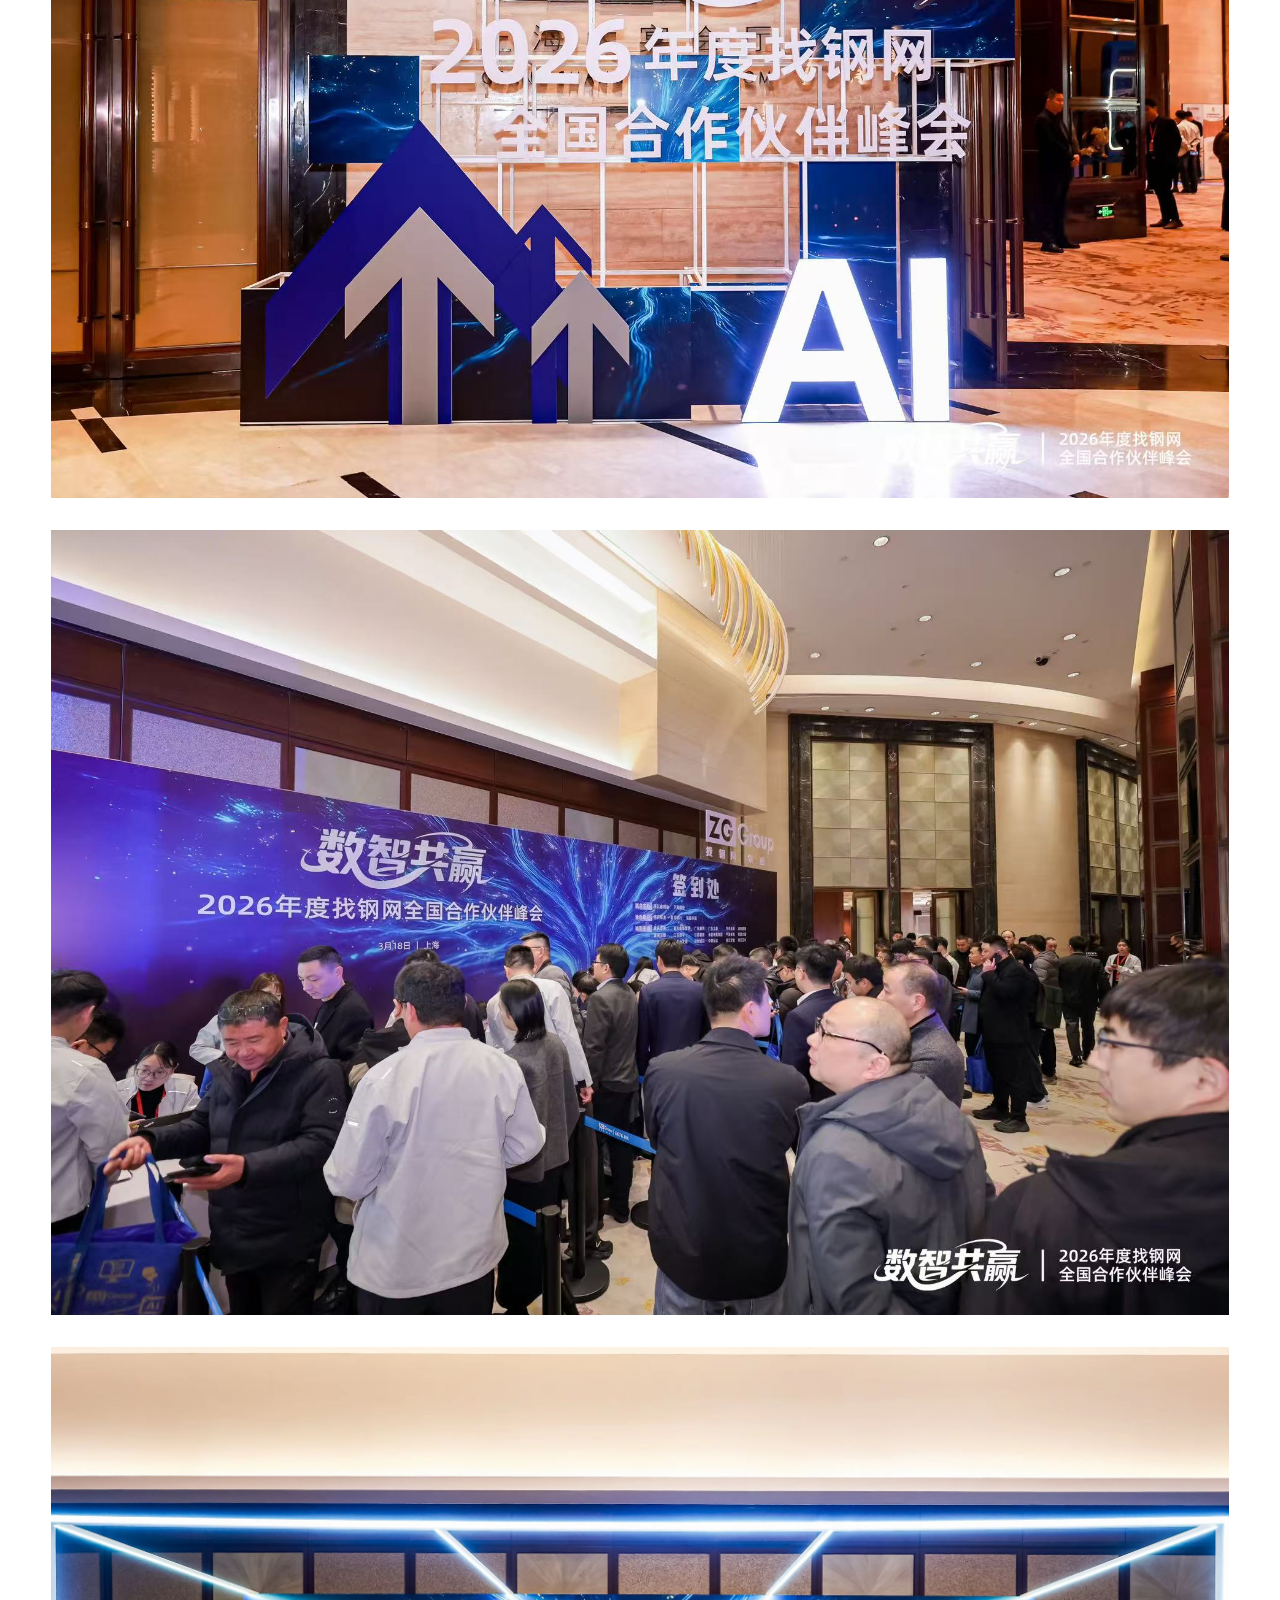
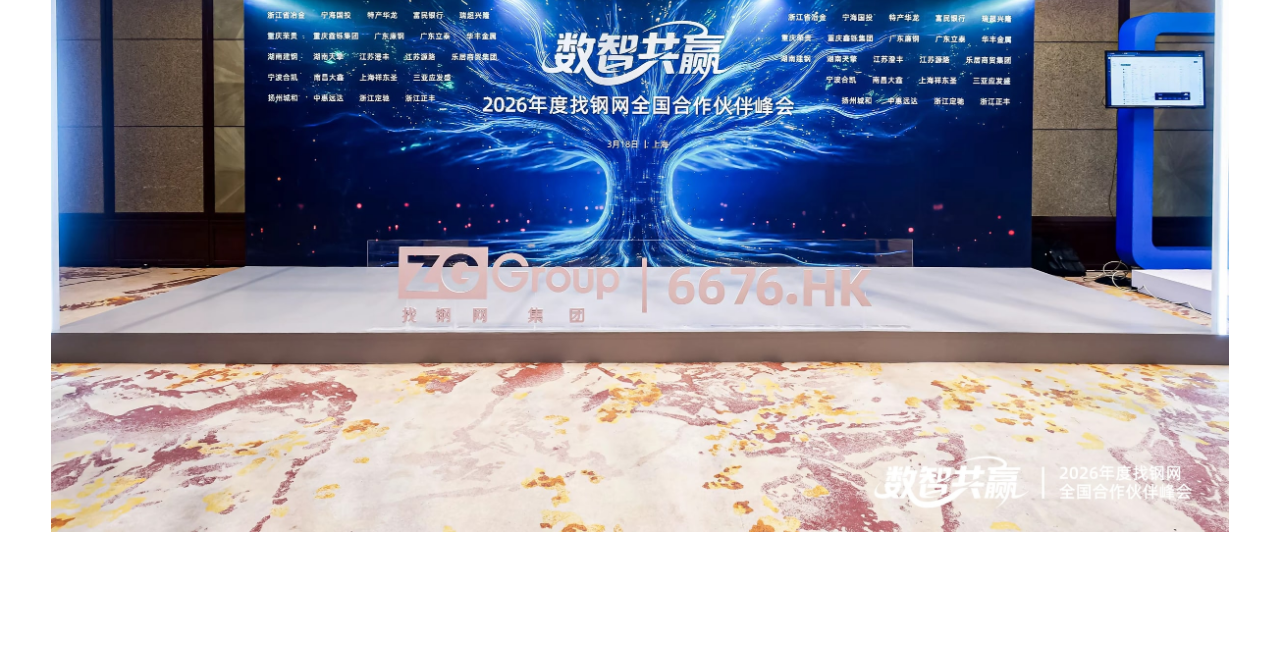
<file: projects/summits-and-listing/index.html>
<!DOCTYPE html><html lang="zh-CN"><head><meta charSet="utf-8"/><meta name="viewport" content="width=device-width, initial-scale=1"/><link rel="stylesheet" href="/_next/static/css/index.cYMn8LJC.css" data-rsc-css-href="/_next/static/css/index.cYMn8LJC.css" data-precedence="vite-rsc/importer-resources"/><link rel="modulepreload" fetchPriority="low" href="/_next/static/chunks/index-DJiQ3haK.js"/><script src="/_next/static/chunks/rolldown-runtime-C60lm6uB.js" type="module" async=""></script><script src="/_next/static/chunks/framework-D_rUT4EX.js" type="module" async=""></script><link rel="modulepreload" href="/_next/static/chunks/layout-segment-context-DW7-zkOR.js" crossorigin=""/><link rel="modulepreload" href="/_next/static/chunks/project-gallery-yTu9V-D5.js" crossorigin=""/><link rel="modulepreload" href="/_next/static/chunks/site-nav-B0wUhJC4.js" crossorigin=""/><title>钟成 -- 品牌与视觉设计师</title><meta name="description" content="钟成的品牌、视觉、平面与 AI 创意作品集。"/><meta property="og:title" content="钟成 -- 品牌与视觉设计师"/><meta property="og:description" content="10年品牌与视觉设计 · 4年AI创意实践"/><meta property="og:image" content="https://zcxv88889.github.io/og.png"/><meta property="og:image:width" content="1672"/><meta property="og:image:height" content="941"/><meta property="og:image:alt" content="钟成品牌与视觉设计师作品集"/><meta name="twitter:card" content="summary_large_image"/><meta name="twitter:title" content="钟成 -- 品牌与视觉设计师"/><meta name="twitter:description" content="10年品牌与视觉设计 · 4年AI创意实践"/><meta name="twitter:image" content="https://zcxv88889.github.io/og.png"/><script>Object.assign(((self[Symbol.for("vinext.navigationRuntime")]??={bootstrap:{routeManifest:null},functions:{}}).bootstrap.rsc??={rsc:[]}),{params:{"slug":"summits-and-listing"},nav:{"pathname":"/projects/summits-and-listing","searchParams":[]}})</script><link rel="modulepreload" href="/_next/static/chunks/index-DJiQ3haK.js" />
</head><body><nav class="nav global-nav" aria-label="主导航"><a href="/#top">回到首页</a><a href="/#experience">工作经历</a><a href="/#about">自我评价</a><div class="nav-projects"><a href="/#projects">精选项目</a><button type="button" tabindex="0" data-base-ui-click-trigger="" id="base-ui-_R_7q5i_" aria-haspopup="dialog" aria-expanded="false" data-slot="popover-trigger" aria-label="展开精选项目分类" class="nav-projects-toggle"><svg xmlns="http://www.w3.org/2000/svg" width="16" height="16" viewBox="0 0 24 24" fill="none" stroke="currentColor" stroke-width="2" stroke-linecap="round" stroke-linejoin="round" class="lucide lucide-chevron-down" aria-hidden="true"><path d="m6 9 6 6 6-6"></path></svg></button></div><a href="/#collaborate">联系方式</a></nav><main class="project-gallery" aria-label="营销活动"><div class="project-gallery-banner project-gallery-banner-marketing"><img src="/marketing-lion-banner.png" alt="营销活动舞狮插画"/></div><div class="project-gallery-content"><div class="project-gallery-top is-awake"><div class="project-gallery-picker" aria-label="选择项目"><button type="button" title="2026年度找钢网全国合作伙伴峰会" aria-label="查看2026年度找钢网全国合作伙伴峰会" aria-controls="selected-project-content" aria-pressed="true"><span class="project-gallery-dot is-active"></span><img src="/marketing-summit-keyvisual.jpg" alt=""/></button><button type="button" title="首届“AI+传统产业”实践应用发展论坛" aria-label="查看首届“AI+传统产业”实践应用发展论坛" aria-controls="selected-project-content" aria-pressed="false"><span class="project-gallery-dot"></span><img src="/ai-forum-kv.jpg" alt=""/></button><button type="button" title="第二届贸易企业AI应用论坛暨NextB2B产品发布会" aria-label="查看第二届贸易企业AI应用论坛暨NextB2B产品发布会" aria-controls="selected-project-content" aria-pressed="false"><span class="project-gallery-dot"></span><img src="/nextb2b-kv.jpg" alt=""/></button><button type="button" title="钢铁物流圈首届吃西瓜挑战赛" aria-label="查看钢铁物流圈首届吃西瓜挑战赛" aria-controls="selected-project-content" aria-pressed="false"><span class="project-gallery-dot"></span><img src="/watermelon-kv.jpg" alt=""/></button><button type="button" title="其他活动" aria-label="查看其他活动" aria-controls="selected-project-content" aria-pressed="false"><span class="project-gallery-dot"></span><img src="/other-event-kv-4.jpg" alt=""/></button></div><p class="project-gallery-switch-hint"><svg xmlns="http://www.w3.org/2000/svg" width="24" height="24" viewBox="0 0 24 24" fill="none" stroke="currentColor" stroke-width="2" stroke-linecap="round" stroke-linejoin="round" class="lucide lucide-arrow-left" aria-hidden="true"><path d="m12 19-7-7 7-7"></path><path d="M19 12H5"></path></svg><span>点击左侧按钮可切换案例</span></p></div><div class="project-gallery-works project-gallery-works-grid" data-case="zhaogang-summit-2026" id="selected-project-content" role="region" aria-label="2026年度找钢网全国合作伙伴峰会"><figure><h3 class="project-case-label project-photos-heading">找钢网2026年度峰会</h3><img src="/marketing-summit-keyvisual.jpg" alt="数智共赢 · 2026年度找钢网全国合作伙伴峰会主视觉" decoding="async" loading="eager"/><figcaption class="project-case-summary"><div><p class="project-case-label">项目标题</p><img class="project-case-title-art" src="/marketing-summit-title.png" alt="数智共赢"/></div><div><p class="project-case-label">主视觉参考配色</p><ul class="project-case-palette"><li><span class="project-case-swatch" style="background-color:#041429"></span><span>深海蓝</span><span>#041429</span></li><li><span class="project-case-swatch" style="background-color:#123E68"></span><span>科技蓝</span><span>#123E68</span></li><li><span class="project-case-swatch" style="background-color:#22BBD3"></span><span>光流青</span><span>#22BBD3</span></li><li><span class="project-case-swatch" style="background-color:#BCC5CC"></span><span>金属银</span><span>#BCC5CC</span></li></ul></div><section class="kv-exploded" aria-label="KV视觉拆解示意"><header><h3 class="project-case-label">KV 视觉拆解</h3><span>分层示意</span></header><div class="kv-exploded-stage"><div class="kv-exploded-layer kv-exploded-background"><img src="/marketing-summit-detail.jpg" alt="光流树 · 深蓝空间" loading="lazy"/></div><div class="kv-exploded-layer kv-exploded-title"><img src="/marketing-summit-title.png" alt="数智共赢" loading="lazy"/></div><div class="kv-exploded-layer kv-exploded-copy"><strong>2026年度找钢网全国合作伙伴峰会</strong><span>联合主办　浙江省冶金 · 宁海国投</span><small>3月18日 · 上海</small></div><div class="kv-exploded-label kv-exploded-label-background"><i></i><b>背景</b><span>光流树 · 深蓝空间</span></div><div class="kv-exploded-label kv-exploded-label-title"><i></i><b>主标题</b><span>金属银 · 动态字形</span></div><div class="kv-exploded-label kv-exploded-label-copy"><i></i><b>活动信息</b><span>层级编排 · 清晰传达</span></div></div></section></figcaption><section class="project-invitation" aria-label="活动宣发"><h3 class="project-case-label project-photos-heading">活动宣发</h3><div class="project-invitation-images"><img src="/summit-invitation-cover.png" alt="2026年度找钢网全国合作伙伴峰会邀请函手机样机" loading="lazy" decoding="async"/><img src="/summit-invitation-agenda.png" alt="2026年度找钢网全国合作伙伴峰会议程手机样机" loading="lazy" decoding="async"/></div></section></figure><figure><h3 class="project-case-label project-photos-heading">部分现场照片</h3><img src="/marketing-summit-ai-booth.jpg" alt="找钢AI展区" decoding="async" loading="lazy"/></figure><figure><img src="/marketing-summit-hall.jpg" alt="峰会主会场" decoding="async" loading="lazy"/></figure><figure><img src="/marketing-summit-installation.jpg" alt="峰会主题装置" decoding="async" loading="lazy"/></figure><figure><img src="/marketing-summit-registration.jpg" alt="峰会签到现场" decoding="async" loading="lazy"/></figure><figure><img src="/marketing-summit-application.jpg" alt="峰会主视觉现场应用" decoding="async" loading="lazy"/></figure></div><div class="project-gallery-bottom"><div class="project-gallery-meta"><a href="/#projects">返回精选项目</a><span>上下滑动可查看更多内容</span></div></div></div></main><script type="module" src="/_next/static/chunks/index-DJiQ3haK.js" id="_R_" async=""></script><script>((self[Symbol.for("vinext.navigationRuntime")]??={bootstrap:{routeManifest:null},functions:{}}).bootstrap.rsc??={rsc:[]}).rsc.push("0:{\"page:/projects/summits-and-listing\":\"$L1\",\"layout:/\":\"$L2\",\"route:/projects/summits-and-listing\":\"$L3\",\"__route\":\"route:/projects/summits-and-listing\",\"__interceptionContext\":null,\"__layoutIds\":[\"layout:/\"],\"__rootLayout\":\"/\",\"__bfcacheSegmentIdentities\":{\"layout:/\":\"[\\\"layout\\\",\\\"layout:/\\\",\\\"root-boundary:/\\\",\\\"\\\"]\",\"page:/projects/summits-and-listing\":\"[\\\"page\\\",\\\"page:/projects/:slug\\\",\\\"root-boundary:/\\\",\\\"[\\\\\\\"projects\\\\\\\",\\\\\\\"slug|summits-and-listing|d\\\\\\\"]\\\"]\"},\"__srcPage\":[\"projects\",\"[slug]\",\"page\"],\"__layoutFlags\":{\"layout:/\":\"s\"},\"__artifactCompatibility\":{\"schemaVersion\":1,\"graphVersion\":\"app-route-graph:e2b6660f752f1534\",\"deploymentVersion\":\"c7ea504c-4058-4bae-8f47-56fc04141792\",\"appElementsSchemaVersion\":1,\"rscPayloadSchemaVersion\":1,\"rootBoundaryId\":\"/\",\"renderEpoch\":null}}\n")</script><script>((self[Symbol.for("vinext.navigationRuntime")]??={bootstrap:{routeManifest:null},functions:{}}).bootstrap.rsc??={rsc:[]}).rsc.push("4:I[\"43cf55674ce6\",[],\"Children\",1]\n")</script><script>((self[Symbol.for("vinext.navigationRuntime")]??={bootstrap:{routeManifest:null},functions:{}}).bootstrap.rsc??={rsc:[]}).rsc.push("5:I[\"dd56a6b5ee16\",[],\"GlobalErrorBoundary\",1]\n")</script><script>((self[Symbol.for("vinext.navigationRuntime")]??={bootstrap:{routeManifest:null},functions:{}}).bootstrap.rsc??={rsc:[]}).rsc.push("6:I[\"9b166222c86a\",[],\"default\",1]\n")</script><script>((self[Symbol.for("vinext.navigationRuntime")]??={bootstrap:{routeManifest:null},functions:{}}).bootstrap.rsc??={rsc:[]}).rsc.push("7:I[\"dd56a6b5ee16\",[],\"ErrorBoundary\",1]\n")</script><script>((self[Symbol.for("vinext.navigationRuntime")]??={bootstrap:{routeManifest:null},functions:{}}).bootstrap.rsc??={rsc:[]}).rsc.push("8:I[\"1fb13a061f46\",[],\"LayoutSegmentProvider\",1]\n")</script><script>((self[Symbol.for("vinext.navigationRuntime")]??={bootstrap:{routeManifest:null},functions:{}}).bootstrap.rsc??={rsc:[]}).rsc.push("9:I[\"43cf55674ce6\",[],\"Slot\",1]\n")</script><script>((self[Symbol.for("vinext.navigationRuntime")]??={bootstrap:{routeManifest:null},functions:{}}).bootstrap.rsc??={rsc:[]}).rsc.push("a:I[\"dd56a6b5ee16\",[],\"NotFoundBoundary\",1]\n")</script><script>((self[Symbol.for("vinext.navigationRuntime")]??={bootstrap:{routeManifest:null},functions:{}}).bootstrap.rsc??={rsc:[]}).rsc.push("b:I[\"ecb42ad1e08d\",[],\"AppRouterScrollTarget\",1]\n")</script><script>((self[Symbol.for("vinext.navigationRuntime")]??={bootstrap:{routeManifest:null},functions:{}}).bootstrap.rsc??={rsc:[]}).rsc.push("c:I[\"dd56a6b5ee16\",[],\"RedirectBoundary\",1]\n")</script><script>((self[Symbol.for("vinext.navigationRuntime")]??={bootstrap:{routeManifest:null},functions:{}}).bootstrap.rsc??={rsc:[]}).rsc.push(":HL[\"/_next/static/css/index.cYMn8LJC.css\",\"style\"     ]\n")</script><script>((self[Symbol.for("vinext.navigationRuntime")]??={bootstrap:{routeManifest:null},functions:{}}).bootstrap.rsc??={rsc:[]}).rsc.push("2:[[[\"$\",\"link\",\"css:/_next/static/css/index.cYMn8LJC.css\",{\"rel\":\"stylesheet\",\"precedence\":\"vite-rsc/importer-resources\",\"href\":\"/_next/static/css/index.cYMn8LJC.css\",\"data-rsc-css-href\":\"/_next/static/css/index.cYMn8LJC.css\"}],\"$undefined\"],[\"$\",\"html\",null,{\"lang\":\"zh-CN\",\"children\":[\"$\",\"body\",null,{\"children\":[\"$\",\"$L4\",null,{}]}]}]]\n")</script><script>((self[Symbol.for("vinext.navigationRuntime")]??={bootstrap:{routeManifest:null},functions:{}}).bootstrap.rsc??={rsc:[]}).rsc.push("3:[[[\"$\",\"meta\",null,{\"charSet\":\"utf-8\"}],[[\"$\",\"title\",\"0\",{\"children\":\"钟成 -- 品牌与视觉设计师\"}],[\"$\",\"meta\",\"1\",{\"name\":\"description\",\"content\":\"钟成的品牌、视觉、平面与 AI 创意作品集。\"}],[\"$\",\"meta\",\"2\",{\"property\":\"og:title\",\"content\":\"钟成 -- 品牌与视觉设计师\"}],[\"$\",\"meta\",\"3\",{\"property\":\"og:description\",\"content\":\"10年品牌与视觉设计 · 4年AI创意实践\"}],[\"$\",\"meta\",\"4\",{\"property\":\"og:image\",\"content\":\"https://zcxv88889.github.io/og.png\"}],[\"$\",\"meta\",\"5\",{\"property\":\"og:image:width\",\"content\":\"1672\"}],[\"$\",\"meta\",\"6\",{\"property\":\"og:image:height\",\"content\":\"941\"}],[\"$\",\"meta\",\"7\",{\"property\":\"og:image:alt\",\"content\":\"钟成品牌与视觉设计师作品集\"}],[\"$\",\"meta\",\"8\",{\"name\":\"twitter:card\",\"content\":\"summary_large_image\"}],[\"$\",\"meta\",\"9\",{\"name\":\"twitter:title\",\"content\":\"钟成 -- 品牌与视觉设计师\"}],[\"$\",\"meta\",\"10\",{\"name\":\"twitter:description\",\"content\":\"10年品牌与视觉设计 · 4年AI创意实践\"}],[\"$\",\"meta\",\"11\",{\"name\":\"twitter:image\",\"content\":\"https://zcxv88889.github.io/og.png\"}]],[[\"$\",\"meta\",\"0\",{\"name\":\"viewport\",\"content\":\"width=device-width, initial-scale=1\"}]]],[\"$\",\"$L5\",null,{\"fallback\":\"$6\",\"children\":[\"$\",\"$L7\",null,{\"fallback\":\"$6\",\"children\":[\"$\",\"$L8\",null,{\"providerId\":\"layout:/\",\"segmentMap\":{\"children\":[\"projects\",\"summits-and-listing\"]},\"children\":[\"$\",\"$L9\",null,{\"id\":\"layout:/\",\"parallelSlots\":\"$undefined\",\"children\":[\"$\",\"$La\",null,{\"resetKey\":\"projects\",\"fallback\":[[\"$\",\"title\",null,{\"children\":\"404: This page could not be found.\"}],[\"$\",\"div\",null,{\"style\":{\"fontFamily\":\"system-ui,\\\"Segoe UI\\\",Roboto,Helvetica,Arial,sans-serif,\\\"Apple Color Emoji\\\",\\\"Segoe UI Emoji\\\"\",\"height\":\"100vh\",\"textAlign\":\"center\",\"display\":\"flex\",\"flexDirection\":\"column\",\"alignItems\":\"center\",\"justifyContent\":\"center\"},\"children\":[\"$\",\"div\",null,{\"children\":[[\"$\",\"style\",null,{\"dangerouslySetInnerHTML\":{\"__html\":\"body{color:#000;background:#fff;margin:0}.next-error-h1{border-right:1px solid rgba(0,0,0,.3)}@media (prefers-color-scheme:dark){body{color:#fff;background:#000}.next-error-h1{border-right:1px solid rgba(255,255,255,.3)}}\"}}],[\"$\",\"h1\",null,{\"className\":\"next-error-h1\",\"style\":{\"display\":\"inline-block\",\"margin\":\"0 20px 0 0\",\"padding\":\"0 23px 0 0\",\"fontSize\":24,\"fontWeight\":500,\"verticalAlign\":\"top\",\"lineHeight\":\"49px\"},\"children\":404}],[\"$\",\"div\",null,{\"style\":{\"display\":\"inline-block\"},\"children\":[\"$\",\"h2\",null,{\"style\":{\"fontSize\":14,\"fontWeight\":400,\"lineHeight\":\"49px\",\"margin\":0},\"children\":\"This page could not be found.\"}]}]]}]}]],\"children\":[\"$\",\"$Lb\",null,{\"children\":[\"$\",\"$Lc\",null,{\"children\":[[\"$\",\"$L8\",null,{\"providerId\":\"page:/projects/summits-and-listing\",\"segmentMap\":{\"children\":[\"__PAGE__\"]},\"children\":[\"$\",\"$L9\",null,{\"id\":\"page:/projects/summits-and-listing\"}]}],null]}]}]}]}]}]}]}],null,null]\n")</script><script>((self[Symbol.for("vinext.navigationRuntime")]??={bootstrap:{routeManifest:null},functions:{}}).bootstrap.rsc??={rsc:[]}).rsc.push("d:I[\"7d9bc3c81896\",[],\"ProjectGallery\",1]\n")</script><script>((self[Symbol.for("vinext.navigationRuntime")]??={bootstrap:{routeManifest:null},functions:{}}).bootstrap.rsc??={rsc:[]}).rsc.push("1:[\"$\",\"$Ld\",null,{\"project\":{\"slug\":\"marketing\",\"tag\":\"活动视觉 / 营销传播\",\"title\":\"营销活动\",\"note\":\"营销活动主视觉、线上传播物料与线下活动设计。\",\"stat\":\"\",\"images\":[{\"src\":\"/zhaogang-youth-poster.jpg\",\"title\":\"五四青年节海报\"},{\"src\":\"/ronghetang-packaging.jpg\",\"title\":\"荣和堂包装设计\"},{\"src\":\"/huaang-cdie-home.jpg\",\"title\":\"CDIE 官网设计\"},{\"src\":\"/dahongqiao-detail.jpg\",\"title\":\"产品详情页设计\"},{\"src\":\"/yintang-poster.jpg\",\"title\":\"印堂活动海报\"}],\"galleryProjects\":[{\"id\":\"zhaogang-summit-2026\",\"title\":\"2026年度找钢网全国合作伙伴峰会\",\"theme\":\"数智共赢\",\"titleArt\":\"/marketing-summit-title.png\",\"heading\":\"找钢网2026年度峰会\",\"breakdown\":{\"background\":\"/marketing-summit-detail.jpg\",\"baseLabel\":\"背景\",\"baseNote\":\"光流树 · 深蓝空间\",\"titleNote\":\"金属银 · 动态字形\",\"organizer\":\"联合主办　浙江省冶金 · 宁海国投\",\"date\":\"3月18日 · 上海\"},\"moodboard\":[{\"title\":\"商务\",\"src\":\"/mood-cooperation.jpg\",\"caption\":\"专业秩序 · 品牌信任\"},{\"title\":\"科技\",\"src\":\"/mood-neurons.jpg\",\"caption\":\"蓝色光影 · 数字连接\"},{\"title\":\"AI\",\"src\":\"/mood-ai.jpg\",\"caption\":\"智能计算 · 未来体验\"},{\"title\":\"客户\",\"src\":\"/mood-clients.jpg\",\"caption\":\"真实连接 · 共同参与\"}],\"cover\":\"/marketing-summit-keyvisual.jpg\",\"palette\":[{\"name\":\"深海蓝\",\"hex\":\"#041429\"},{\"name\":\"科技蓝\",\"hex\":\"#123E68\"},{\"name\":\"光流青\",\"hex\":\"#22BBD3\"},{\"name\":\"金属银\",\"hex\":\"#BCC5CC\"}],\"images\":[{\"src\":\"/marketing-summit-keyvisual.jpg\",\"title\":\"数智共赢 · 2026年度找钢网全国合作伙伴峰会主视觉\"},{\"src\":\"/marketing-summit-ai-booth.jpg\",\"title\":\"找钢AI展区\"},{\"src\":\"/marketing-summit-hall.jpg\",\"title\":\"峰会主会场\"},{\"src\":\"/marketing-summit-installation.jpg\",\"title\":\"峰会主题装置\"},{\"src\":\"/marketing-summit-registration.jpg\",\"title\":\"峰会签到现场\"},{\"src\":\"/marketing-summit-application.jpg\",\"title\":\"峰会主视觉现场应用\"}]},{\"id\":\"ai-industry-forum-2026\",\"title\":\"首届“AI+传统产业”实践应用发展论坛\",\"heading\":\"首届“AI+传统产业”实践应用发展论坛\",\"theme\":\"智赋百业 慧入千行\",\"cover\":\"/ai-forum-kv.jpg\",\"titleArt\":\"/ai-forum-title.png\",\"breakdown\":{\"background\":\"/ai-forum-background.png\",\"baseLabel\":\"背景\",\"baseNote\":\"磨砂玻璃·AI云延伸\",\"titleNote\":\"科技蓝·未来质感\",\"organizer\":\"联合主办单位　找钢网集团\",\"date\":\"2026年1月16日 · 上海\"},\"palette\":[{\"name\":\"科技蓝\",\"hex\":\"#1745E8\"},{\"name\":\"深靛蓝\",\"hex\":\"#071B68\"},{\"name\":\"冰川蓝\",\"hex\":\"#A5D8FA\"},{\"name\":\"浅雾蓝\",\"hex\":\"#EAF4FC\"}],\"images\":[{\"src\":\"/ai-forum-kv.jpg\",\"title\":\"智赋百业 慧入千行 · 论坛主视觉\"},{\"src\":\"/ai-forum-photo-2.jpg\",\"title\":\"论坛展区展板\"},{\"src\":\"/ai-forum-photo-3.jpg\",\"title\":\"论坛户外道旗\"},{\"src\":\"/ai-forum-photo-4.jpg\",\"title\":\"论坛签到处\"},{\"src\":\"/ai-forum-photo-5.jpg\",\"title\":\"论坛桌牌与现场物料\"},{\"src\":\"/ai-forum-photo-6.jpg\",\"title\":\"论坛主会场全景\"},{\"src\":\"/ai-forum-photo-1.jpg\",\"title\":\"论坛圆桌对话现场\"}]},{\"id\":\"nextb2b-forum-2026\",\"title\":\"第二届贸易企业AI应用论坛暨NextB2B产品发布会\",\"heading\":\"第二届贸易企业AI应用论坛暨NextB2B产品发布会\",\"theme\":\"产业AI，落地生根\",\"cover\":\"/nextb2b-kv.jpg\",\"titleArt\":\"/nextb2b-title.png\",\"breakdown\":{\"background\":\"/nextb2b-background.png\",\"baseLabel\":\"背景\",\"baseNote\":\"科技圆环·AI空间\",\"titleNote\":\"蓝绿渐变 · 生长字形\",\"organizer\":\"找钢网集团 · NextB2B\",\"date\":\"2026年9月10日 · 上海·找钢网总部\"},\"palette\":[{\"name\":\"科技蓝\",\"hex\":\"#0759D7\"},{\"name\":\"生长绿\",\"hex\":\"#4BC52B\"},{\"name\":\"冰晶蓝\",\"hex\":\"#A8D9FA\"},{\"name\":\"琉璃紫\",\"hex\":\"#B9A5ED\"}],\"images\":[{\"src\":\"/nextb2b-kv.jpg\",\"title\":\"产业AI，落地生根 · 论坛主视觉\"},{\"src\":\"/nextb2b-photo-1.jpg\",\"title\":\"论坛主会场\"},{\"src\":\"/nextb2b-photo-2.jpg\",\"title\":\"论坛签到现场\"},{\"src\":\"/nextb2b-photo-3.jpg\",\"title\":\"论坛议程物料\"},{\"src\":\"/nextb2b-photo-4.jpg\",\"title\":\"论坛户外道旗\"},{\"src\":\"/nextb2b-photo-5.jpg\",\"title\":\"胖猫云展区\"},{\"src\":\"/nextb2b-photo-6.jpg\",\"title\":\"NextB2B产品展区\"},{\"src\":\"/nextb2b-photo-7.jpg\",\"title\":\"找钢龙虾杯挑战赛现场\"}]},{\"id\":\"marketing-04\",\"title\":\"钢铁物流圈首届吃西瓜挑战赛\",\"heading\":\"钢铁物流圈首届吃西瓜挑战赛\",\"theme\":\"钢铁物流圈首届吃西瓜挑战赛\",\"cover\":\"/watermelon-kv.jpg\",\"titleArt\":\"/watermelon-title.png\",\"breakdown\":{\"background\":\"/watermelon-background.jpg\",\"baseLabel\":\"背景\",\"baseNote\":\"夏日绿荫 · 胖猫插画\",\"titleNote\":\"西瓜红绿 · 趣味字形\",\"organizer\":\"找钢网 · 胖猫物流\",\"date\":\"清凉一夏，痛快吃瓜～\"},\"palette\":[{\"name\":\"西瓜红\",\"hex\":\"#F34C50\"},{\"name\":\"瓜皮绿\",\"hex\":\"#80BF35\"},{\"name\":\"森林绿\",\"hex\":\"#005C43\"},{\"name\":\"晴空蓝\",\"hex\":\"#078CD2\"}],\"images\":[{\"src\":\"/watermelon-kv.jpg\",\"title\":\"吃西瓜挑战赛主视觉\"},{\"src\":\"/watermelon-photo-1.jpg\",\"title\":\"吃西瓜挑战赛集体合影\"},{\"src\":\"/watermelon-photo-2.jpg\",\"title\":\"西瓜主题奖杯\"},{\"src\":\"/watermelon-photo-3.jpg\",\"title\":\"吃西瓜挑战赛比赛现场\"},{\"src\":\"/watermelon-photo-4.jpg\",\"title\":\"挑战赛奖品与主题物料\"},{\"src\":\"/watermelon-photo-5.jpg\",\"title\":\"吃西瓜挑战赛现场互动\"}]},{\"id\":\"marketing-05\",\"title\":\"其他活动\",\"cover\":\"/other-event-kv-4.jpg\",\"images\":[{\"src\":\"/other-event-kv-1.jpg\",\"title\":\"共生共赢数字化钢贸高峰论坛KV\"},{\"src\":\"/other-event-kv-2.jpg\",\"title\":\"聚势共赢数字化钢贸高峰论坛KV\"},{\"src\":\"/other-event-kv-3.jpg\",\"title\":\"找钢网杯掼蛋争霸赛总决赛KV\"},{\"src\":\"/other-event-kv-4.jpg\",\"title\":\"开心大胃王挑战赛决赛KV\"},{\"src\":\"/other-event-listing-celebration-wide.jpg\",\"title\":\"找钢集团上市庆典暨2025年度中国数字化钢贸高峰论坛KV\"},{\"src\":\"/other-event-kv-6.jpg\",\"title\":\"到货融VIP俱乐部高端沙龙KV\"},{\"src\":\"/other-event-photos-1.png\",\"title\":\"挑战赛活动现场照片合集\"},{\"src\":\"/other-event-photos-2.png\",\"title\":\"上市庆典活动现场照片合集\"},{\"src\":\"/other-event-photos-3.png\",\"title\":\"合作伙伴大会现场照片合集\"}]}]}}]\n")</script><script>Object.assign(((self[Symbol.for("vinext.navigationRuntime")]??={bootstrap:{routeManifest:null},functions:{}}).bootstrap.rsc??={rsc:[]}),{"initialCacheKind":"static"});((self[Symbol.for("vinext.navigationRuntime")]??={bootstrap:{routeManifest:null},functions:{}}).bootstrap.rsc??={rsc:[]}).done=true</script></body></html>
</file>
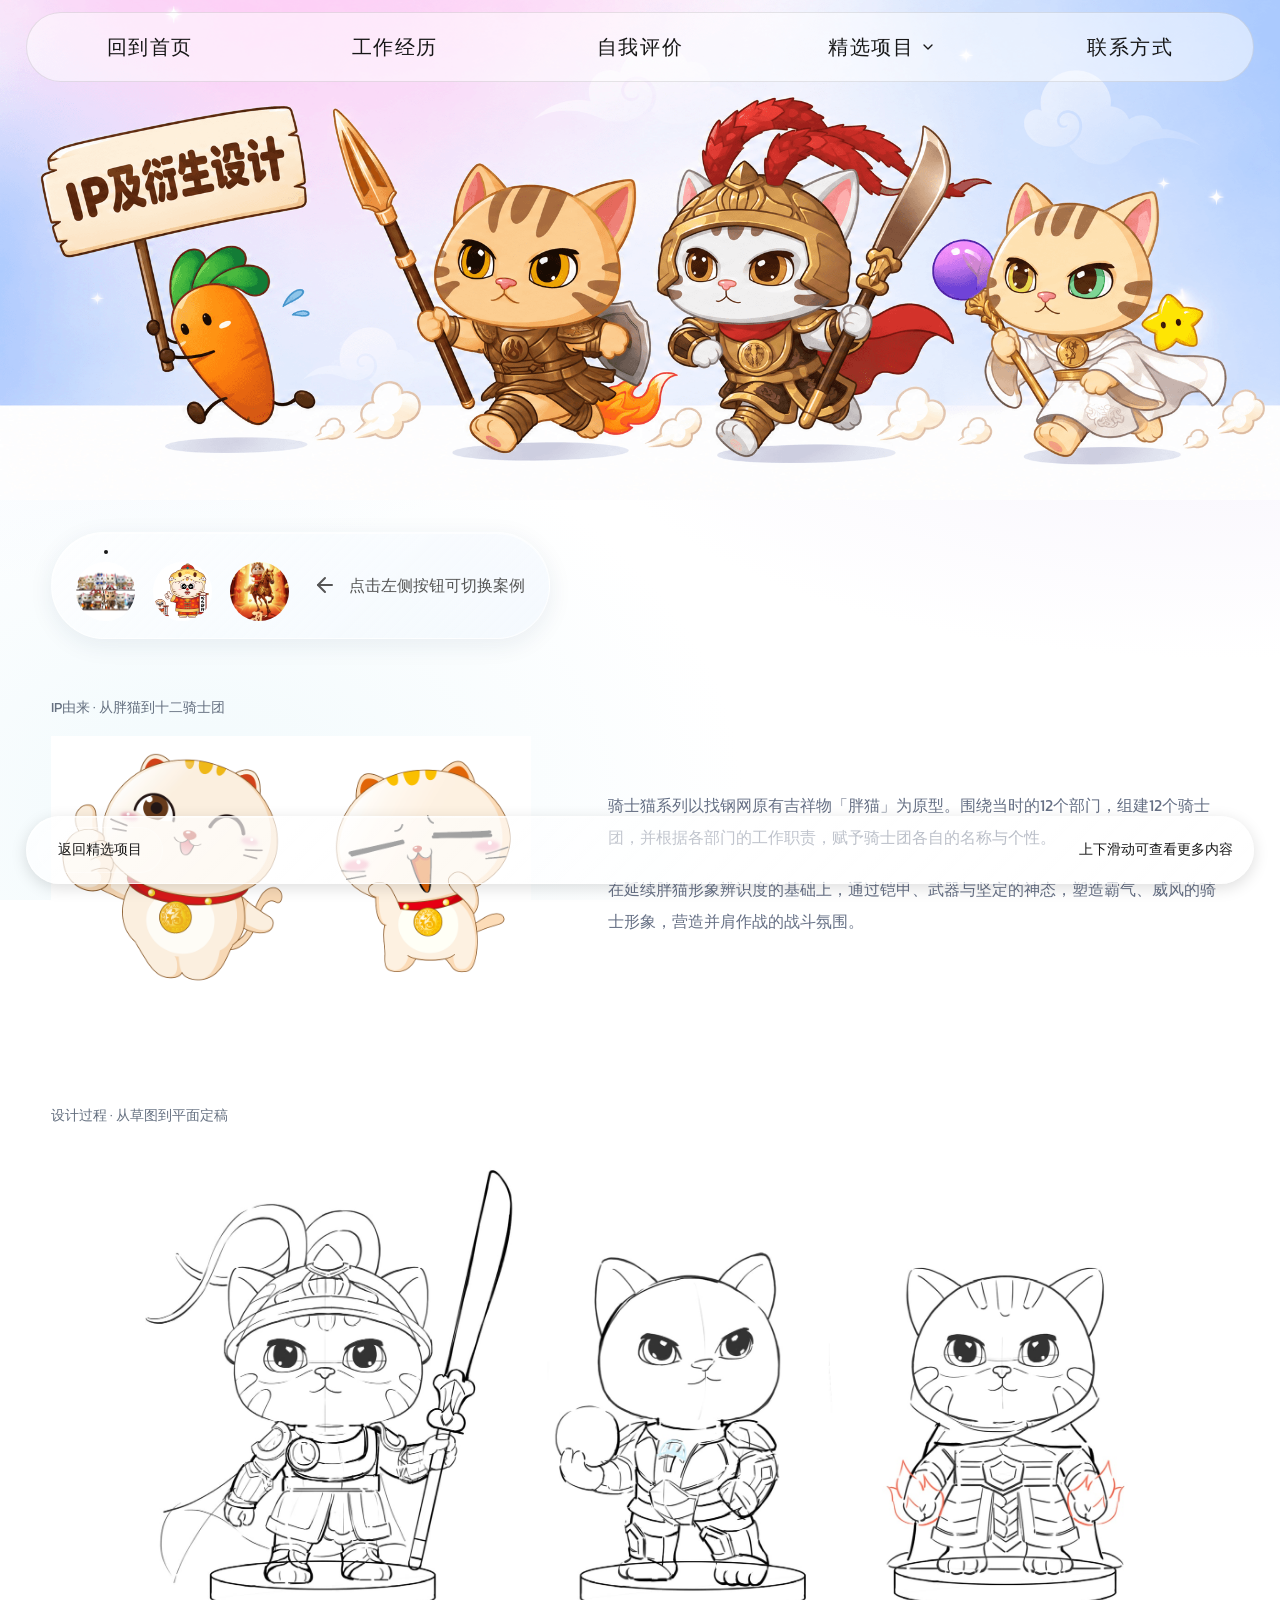
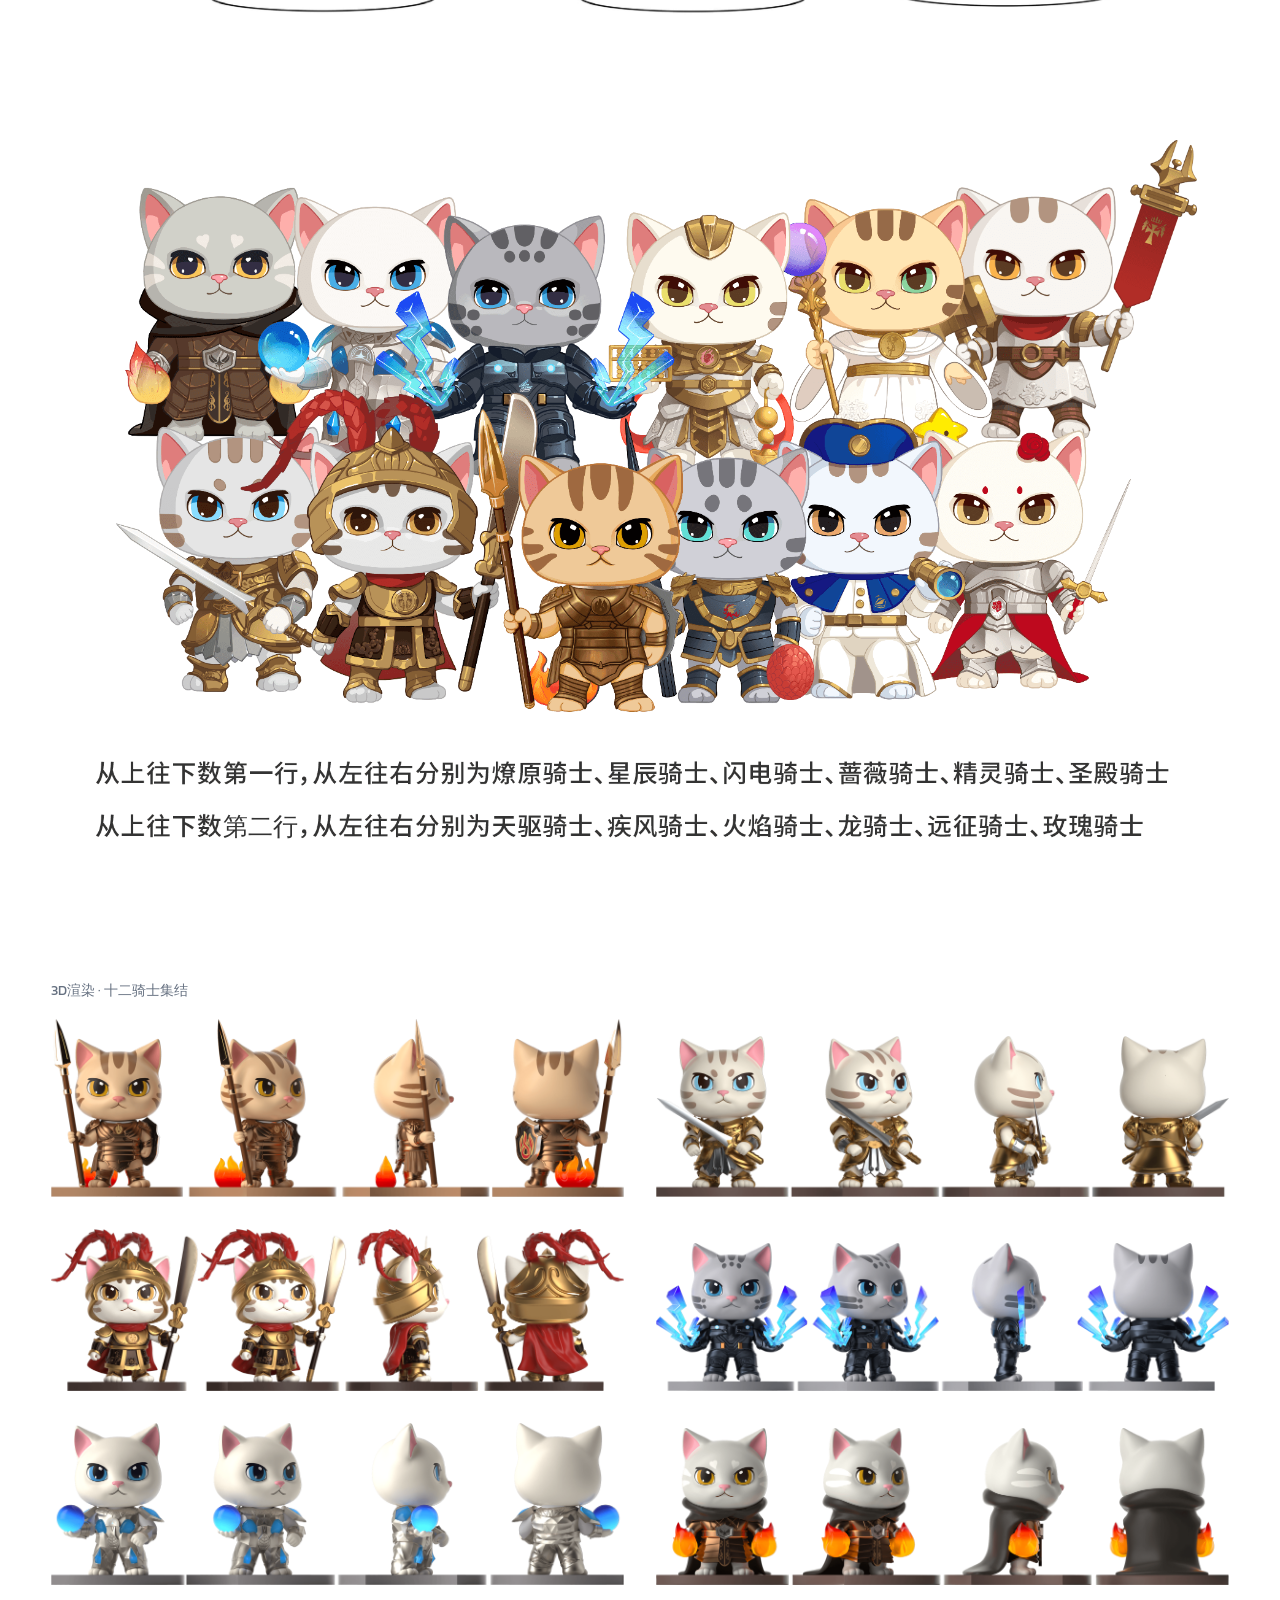
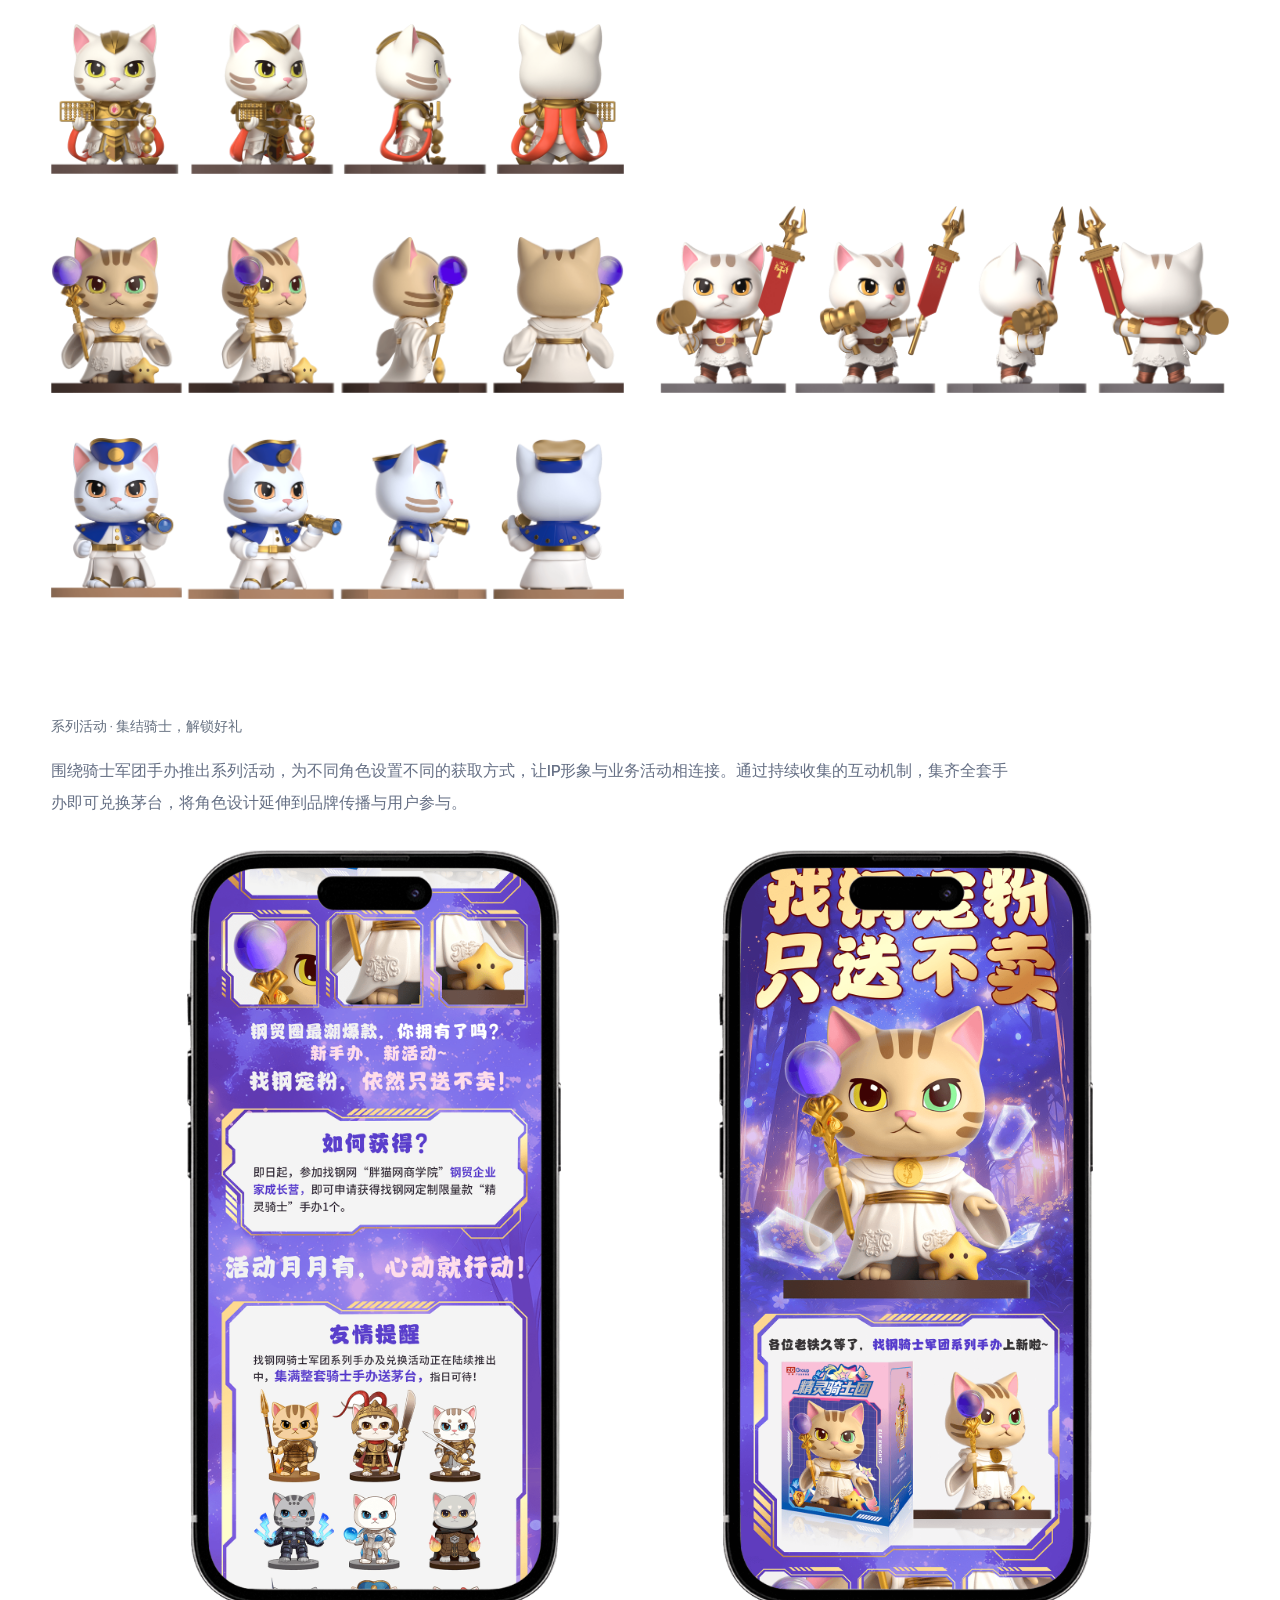
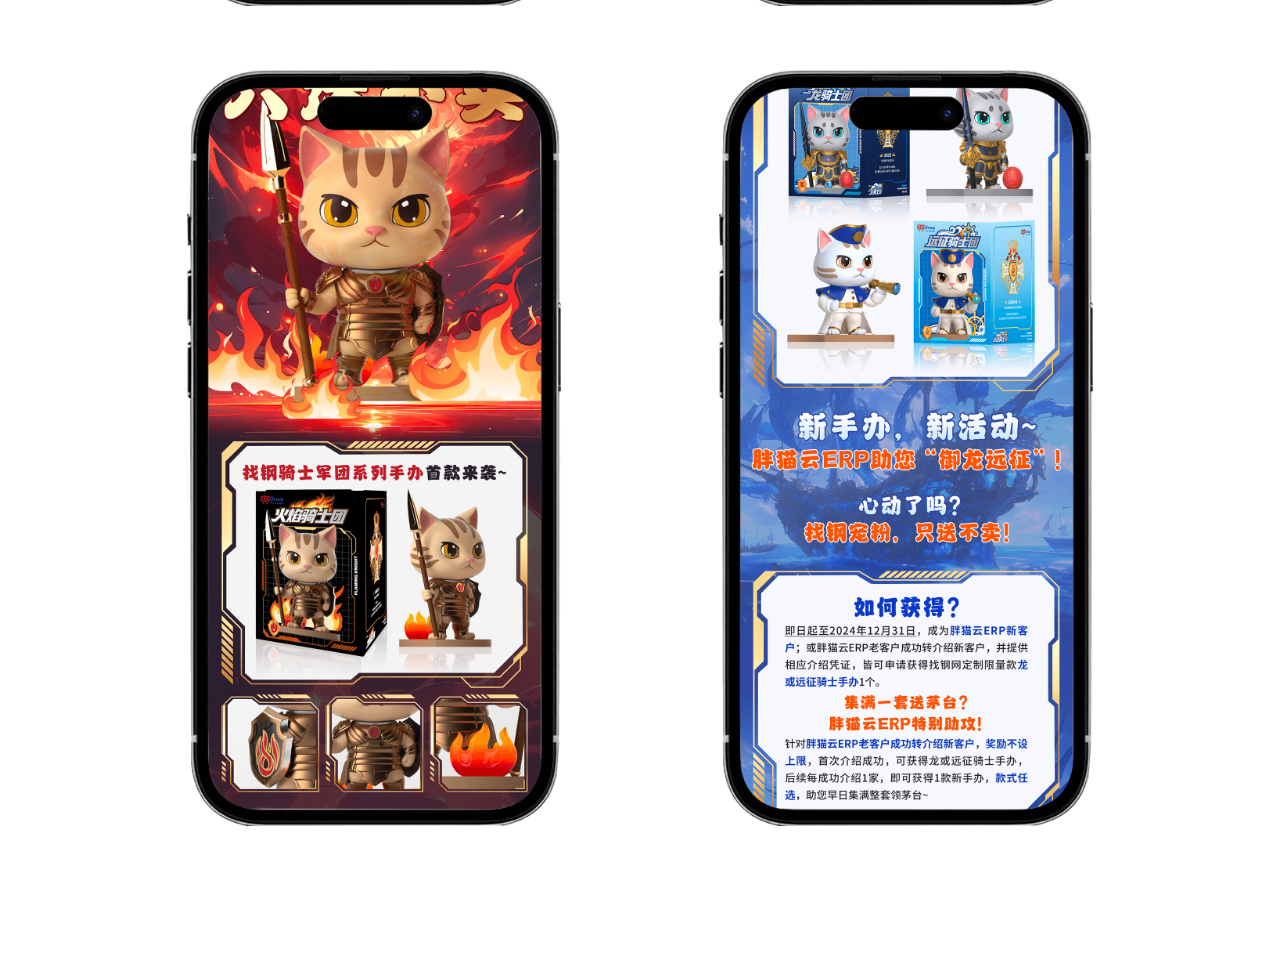
<file: projects/twelve-knights/index.html>
<!DOCTYPE html><html lang="zh-CN"><head><meta charSet="utf-8"/><meta name="viewport" content="width=device-width, initial-scale=1"/><link rel="stylesheet" href="/_next/static/css/index.cYMn8LJC.css" data-rsc-css-href="/_next/static/css/index.cYMn8LJC.css" data-precedence="vite-rsc/importer-resources"/><link rel="modulepreload" fetchPriority="low" href="/_next/static/chunks/index-DJiQ3haK.js"/><script src="/_next/static/chunks/rolldown-runtime-C60lm6uB.js" type="module" async=""></script><script src="/_next/static/chunks/framework-D_rUT4EX.js" type="module" async=""></script><link rel="modulepreload" href="/_next/static/chunks/layout-segment-context-DW7-zkOR.js" crossorigin=""/><link rel="modulepreload" href="/_next/static/chunks/project-gallery-yTu9V-D5.js" crossorigin=""/><link rel="modulepreload" href="/_next/static/chunks/site-nav-B0wUhJC4.js" crossorigin=""/><title>钟成 -- 品牌与视觉设计师</title><meta name="description" content="钟成的品牌、视觉、平面与 AI 创意作品集。"/><meta property="og:title" content="钟成 -- 品牌与视觉设计师"/><meta property="og:description" content="10年品牌与视觉设计 · 4年AI创意实践"/><meta property="og:image" content="https://zcxv88889.github.io/og.png"/><meta property="og:image:width" content="1672"/><meta property="og:image:height" content="941"/><meta property="og:image:alt" content="钟成品牌与视觉设计师作品集"/><meta name="twitter:card" content="summary_large_image"/><meta name="twitter:title" content="钟成 -- 品牌与视觉设计师"/><meta name="twitter:description" content="10年品牌与视觉设计 · 4年AI创意实践"/><meta name="twitter:image" content="https://zcxv88889.github.io/og.png"/><script>Object.assign(((self[Symbol.for("vinext.navigationRuntime")]??={bootstrap:{routeManifest:null},functions:{}}).bootstrap.rsc??={rsc:[]}),{params:{"slug":"twelve-knights"},nav:{"pathname":"/projects/twelve-knights","searchParams":[]}})</script><link rel="modulepreload" href="/_next/static/chunks/index-DJiQ3haK.js" />
</head><body><nav class="nav global-nav" aria-label="主导航"><a href="/#top">回到首页</a><a href="/#experience">工作经历</a><a href="/#about">自我评价</a><div class="nav-projects"><a href="/#projects">精选项目</a><button type="button" tabindex="0" data-base-ui-click-trigger="" id="base-ui-_R_7q5i_" aria-haspopup="dialog" aria-expanded="false" data-slot="popover-trigger" aria-label="展开精选项目分类" class="nav-projects-toggle"><svg xmlns="http://www.w3.org/2000/svg" width="16" height="16" viewBox="0 0 24 24" fill="none" stroke="currentColor" stroke-width="2" stroke-linecap="round" stroke-linejoin="round" class="lucide lucide-chevron-down" aria-hidden="true"><path d="m6 9 6 6 6-6"></path></svg></button></div><a href="/#collaborate">联系方式</a></nav><main class="project-gallery" aria-label="IP及衍生设计"><div class="project-gallery-banner project-gallery-banner-marketing"><img src="/ip-knights-banner-updated.png" alt="IP及衍生设计：胡萝卜与骑士猫插画"/></div><div class="project-gallery-content"><div class="project-gallery-top is-awake"><div class="project-gallery-picker" aria-label="选择项目"><button type="button" title="胖猫十二骑士团" aria-label="查看胖猫十二骑士团" aria-controls="selected-project-content" aria-pressed="true"><span class="project-gallery-dot is-active"></span><img src="/ip-figurines-cover.jpg" alt=""/></button><button type="button" title="胖猫新年及衍生设计" aria-label="查看胖猫新年及衍生设计" aria-controls="selected-project-content" aria-pressed="false"><span class="project-gallery-dot"></span><img src="/ip-new-year/snake.png" alt=""/></button><button type="button" title="其他IP相关设计" aria-label="查看其他IP相关设计" aria-controls="selected-project-content" aria-pressed="false"><span class="project-gallery-dot"></span><img src="/ip-posters/opening-2026.jpg" alt=""/></button></div><p class="project-gallery-switch-hint"><svg xmlns="http://www.w3.org/2000/svg" width="24" height="24" viewBox="0 0 24 24" fill="none" stroke="currentColor" stroke-width="2" stroke-linecap="round" stroke-linejoin="round" class="lucide lucide-arrow-left" aria-hidden="true"><path d="m12 19-7-7 7-7"></path><path d="M19 12H5"></path></svg><span>点击左侧按钮可切换案例</span></p></div><div class="project-gallery-works" data-case="knights-series" id="selected-project-content" role="region" aria-label="胖猫十二骑士团"><article class="knights-case"><section aria-labelledby="knights-origin"><h3 id="knights-origin" class="project-case-label project-photos-heading">IP由来 · 从胖猫到十二骑士团</h3><div class="knights-origin-layout"><img class="knights-origin-image" src="/ip-knights/origin.png" alt="找钢网原有吉祥物胖猫" loading="lazy"/><div class="knights-origin-copy"><p class="knights-intro">骑士猫系列以找钢网原有吉祥物「胖猫」为原型。围绕当时的12个部门，组建12个骑士团，并根据各部门的工作职责，赋予骑士团各自的名称与个性。</p><p class="knights-intro">在延续胖猫形象辨识度的基础上，通过铠甲、武器与坚定的神态，塑造霸气、威风的骑士形象，营造并肩作战的战斗氛围。</p></div></div></section><section aria-labelledby="knights-design"><h3 id="knights-design" class="project-case-label project-photos-heading">设计过程 · 从草图到平面定稿</h3><div class="knights-design-images"><figure><img src="/ip-knights/sketch.jpg" alt="骑士猫初步设计草图" loading="lazy"/></figure><figure style="position:relative"><img src="/ip-knights/lineup-updated.png" alt="十二骑士团全套平面设计" loading="lazy"/><svg viewBox="0 0 1920 1214" aria-label="第二行" style="position:absolute;inset:0;width:100%;height:100%;pointer-events:none"><rect x="280" y="1128" width="123" height="48" fill="white"></rect><text x="280" y="1167" fill="#333" font-family="PingFang SC, Microsoft YaHei, sans-serif" font-size="40" font-weight="400">第二行</text></svg></figure></div></section><section aria-labelledby="knights-render"><h3 id="knights-render" class="project-case-label project-photos-heading">3D渲染 · 十二骑士集结</h3><div class="knights-render-grid"><figure><img src="/ip-knights/renders-v2/1-找钢火焰猫.png" alt="火焰骑士手办多角度3D渲染" loading="lazy" decoding="async"/></figure><figure><img src="/ip-knights/renders-v2/3-找钢天驱猫.png" alt="天驱骑士手办多角度3D渲染" loading="lazy" decoding="async"/></figure><figure><img src="/ip-knights/renders-v2/2-找钢疾风猫.png" alt="疾风骑士手办多角度3D渲染" loading="lazy" decoding="async"/></figure><figure><img src="/ip-knights/renders-v2/4-找钢闪电猫.png" alt="闪电骑士手办多角度3D渲染" loading="lazy" decoding="async"/></figure><figure><img src="/ip-knights/renders-v2/5-找钢星辰猫.png" alt="星辰骑士手办多角度3D渲染" loading="lazy" decoding="async"/></figure><figure><img src="/ip-knights/renders-v2/6-找钢燎原猫.png" alt="燎原骑士手办多角度3D渲染" loading="lazy" decoding="async"/></figure><figure><img src="/ip-knights/renders-v2/9-找钢网蔷薇胖猫骑士.png" alt="蔷薇骑士手办多角度3D渲染" loading="lazy" decoding="async"/></figure><figure><img src="/ip-knights/renders-v2/10-找钢网玫瑰胖猫骑士.png" alt="玫瑰骑士手办多角度3D渲染" loading="lazy" decoding="async"/></figure><figure><img src="/ip-knights/renders-v2/11-找钢网精灵胖猫骑士.png" alt="精灵骑士手办多角度3D渲染" loading="lazy" decoding="async"/></figure><figure><img src="/ip-knights/renders-v2/12-找钢网圣殿胖猫骑士.png" alt="圣殿骑士手办多角度3D渲染" loading="lazy" decoding="async"/></figure><figure><img src="/ip-knights/renders-v2/7-找钢网远征胖猫骑士.png" alt="远征骑士手办多角度3D渲染" loading="lazy" decoding="async"/></figure><figure><img src="/ip-knights/renders-v2/8-找钢网胖猫龙骑士.png" alt="龙骑士手办多角度3D渲染" loading="lazy" decoding="async"/></figure></div></section><section aria-labelledby="knights-campaign"><h3 id="knights-campaign" class="project-case-label project-photos-heading">系列活动 · 集结骑士，解锁好礼</h3><p class="knights-intro">围绕骑士军团手办推出系列活动，为不同角色设置不同的获取方式，让IP形象与业务活动相连接。通过持续收集的互动机制，集齐全套手办即可兑换茅台，将角色设计延伸到品牌传播与用户参与。</p><div class="knights-campaign-grid"><img src="/ip-knights/campaign-1.png" alt="骑士军团系列活动手机样机 1" loading="lazy" decoding="async"/><img src="/ip-knights/campaign-2.png" alt="骑士军团系列活动手机样机 2" loading="lazy" decoding="async"/><img src="/ip-knights/campaign-3.png" alt="骑士军团系列活动手机样机 3" loading="lazy" decoding="async"/><img src="/ip-knights/campaign-4.png" alt="骑士军团系列活动手机样机 4" loading="lazy" decoding="async"/></div></section></article></div><div class="project-gallery-bottom"><div class="project-gallery-meta"><a href="/#projects">返回精选项目</a><span>上下滑动可查看更多内容</span></div></div></div></main><script type="module" src="/_next/static/chunks/index-DJiQ3haK.js" id="_R_" async=""></script><script>((self[Symbol.for("vinext.navigationRuntime")]??={bootstrap:{routeManifest:null},functions:{}}).bootstrap.rsc??={rsc:[]}).rsc.push("0:{\"page:/projects/twelve-knights\":\"$L1\",\"layout:/\":\"$L2\",\"route:/projects/twelve-knights\":\"$L3\",\"__route\":\"route:/projects/twelve-knights\",\"__interceptionContext\":null,\"__layoutIds\":[\"layout:/\"],\"__rootLayout\":\"/\",\"__bfcacheSegmentIdentities\":{\"layout:/\":\"[\\\"layout\\\",\\\"layout:/\\\",\\\"root-boundary:/\\\",\\\"\\\"]\",\"page:/projects/twelve-knights\":\"[\\\"page\\\",\\\"page:/projects/:slug\\\",\\\"root-boundary:/\\\",\\\"[\\\\\\\"projects\\\\\\\",\\\\\\\"slug|twelve-knights|d\\\\\\\"]\\\"]\"},\"__srcPage\":[\"projects\",\"[slug]\",\"page\"],\"__layoutFlags\":{\"layout:/\":\"s\"},\"__artifactCompatibility\":{\"schemaVersion\":1,\"graphVersion\":\"app-route-graph:e2b6660f752f1534\",\"deploymentVersion\":\"c7ea504c-4058-4bae-8f47-56fc04141792\",\"appElementsSchemaVersion\":1,\"rscPayloadSchemaVersion\":1,\"rootBoundaryId\":\"/\",\"renderEpoch\":null}}\n")</script><script>((self[Symbol.for("vinext.navigationRuntime")]??={bootstrap:{routeManifest:null},functions:{}}).bootstrap.rsc??={rsc:[]}).rsc.push("4:I[\"43cf55674ce6\",[],\"Children\",1]\n")</script><script>((self[Symbol.for("vinext.navigationRuntime")]??={bootstrap:{routeManifest:null},functions:{}}).bootstrap.rsc??={rsc:[]}).rsc.push("5:I[\"dd56a6b5ee16\",[],\"GlobalErrorBoundary\",1]\n")</script><script>((self[Symbol.for("vinext.navigationRuntime")]??={bootstrap:{routeManifest:null},functions:{}}).bootstrap.rsc??={rsc:[]}).rsc.push("6:I[\"9b166222c86a\",[],\"default\",1]\n")</script><script>((self[Symbol.for("vinext.navigationRuntime")]??={bootstrap:{routeManifest:null},functions:{}}).bootstrap.rsc??={rsc:[]}).rsc.push("7:I[\"dd56a6b5ee16\",[],\"ErrorBoundary\",1]\n")</script><script>((self[Symbol.for("vinext.navigationRuntime")]??={bootstrap:{routeManifest:null},functions:{}}).bootstrap.rsc??={rsc:[]}).rsc.push("8:I[\"1fb13a061f46\",[],\"LayoutSegmentProvider\",1]\n")</script><script>((self[Symbol.for("vinext.navigationRuntime")]??={bootstrap:{routeManifest:null},functions:{}}).bootstrap.rsc??={rsc:[]}).rsc.push("9:I[\"43cf55674ce6\",[],\"Slot\",1]\n")</script><script>((self[Symbol.for("vinext.navigationRuntime")]??={bootstrap:{routeManifest:null},functions:{}}).bootstrap.rsc??={rsc:[]}).rsc.push("a:I[\"dd56a6b5ee16\",[],\"NotFoundBoundary\",1]\n")</script><script>((self[Symbol.for("vinext.navigationRuntime")]??={bootstrap:{routeManifest:null},functions:{}}).bootstrap.rsc??={rsc:[]}).rsc.push("b:I[\"ecb42ad1e08d\",[],\"AppRouterScrollTarget\",1]\n")</script><script>((self[Symbol.for("vinext.navigationRuntime")]??={bootstrap:{routeManifest:null},functions:{}}).bootstrap.rsc??={rsc:[]}).rsc.push("c:I[\"dd56a6b5ee16\",[],\"RedirectBoundary\",1]\n")</script><script>((self[Symbol.for("vinext.navigationRuntime")]??={bootstrap:{routeManifest:null},functions:{}}).bootstrap.rsc??={rsc:[]}).rsc.push(":HL[\"/_next/static/css/index.cYMn8LJC.css\",\"style\"     ]\n")</script><script>((self[Symbol.for("vinext.navigationRuntime")]??={bootstrap:{routeManifest:null},functions:{}}).bootstrap.rsc??={rsc:[]}).rsc.push("2:[[[\"$\",\"link\",\"css:/_next/static/css/index.cYMn8LJC.css\",{\"rel\":\"stylesheet\",\"precedence\":\"vite-rsc/importer-resources\",\"href\":\"/_next/static/css/index.cYMn8LJC.css\",\"data-rsc-css-href\":\"/_next/static/css/index.cYMn8LJC.css\"}],\"$undefined\"],[\"$\",\"html\",null,{\"lang\":\"zh-CN\",\"children\":[\"$\",\"body\",null,{\"children\":[\"$\",\"$L4\",null,{}]}]}]]\n")</script><script>((self[Symbol.for("vinext.navigationRuntime")]??={bootstrap:{routeManifest:null},functions:{}}).bootstrap.rsc??={rsc:[]}).rsc.push("3:[[[\"$\",\"meta\",null,{\"charSet\":\"utf-8\"}],[[\"$\",\"title\",\"0\",{\"children\":\"钟成 -- 品牌与视觉设计师\"}],[\"$\",\"meta\",\"1\",{\"name\":\"description\",\"content\":\"钟成的品牌、视觉、平面与 AI 创意作品集。\"}],[\"$\",\"meta\",\"2\",{\"property\":\"og:title\",\"content\":\"钟成 -- 品牌与视觉设计师\"}],[\"$\",\"meta\",\"3\",{\"property\":\"og:description\",\"content\":\"10年品牌与视觉设计 · 4年AI创意实践\"}],[\"$\",\"meta\",\"4\",{\"property\":\"og:image\",\"content\":\"https://zcxv88889.github.io/og.png\"}],[\"$\",\"meta\",\"5\",{\"property\":\"og:image:width\",\"content\":\"1672\"}],[\"$\",\"meta\",\"6\",{\"property\":\"og:image:height\",\"content\":\"941\"}],[\"$\",\"meta\",\"7\",{\"property\":\"og:image:alt\",\"content\":\"钟成品牌与视觉设计师作品集\"}],[\"$\",\"meta\",\"8\",{\"name\":\"twitter:card\",\"content\":\"summary_large_image\"}],[\"$\",\"meta\",\"9\",{\"name\":\"twitter:title\",\"content\":\"钟成 -- 品牌与视觉设计师\"}],[\"$\",\"meta\",\"10\",{\"name\":\"twitter:description\",\"content\":\"10年品牌与视觉设计 · 4年AI创意实践\"}],[\"$\",\"meta\",\"11\",{\"name\":\"twitter:image\",\"content\":\"https://zcxv88889.github.io/og.png\"}]],[[\"$\",\"meta\",\"0\",{\"name\":\"viewport\",\"content\":\"width=device-width, initial-scale=1\"}]]],[\"$\",\"$L5\",null,{\"fallback\":\"$6\",\"children\":[\"$\",\"$L7\",null,{\"fallback\":\"$6\",\"children\":[\"$\",\"$L8\",null,{\"providerId\":\"layout:/\",\"segmentMap\":{\"children\":[\"projects\",\"twelve-knights\"]},\"children\":[\"$\",\"$L9\",null,{\"id\":\"layout:/\",\"parallelSlots\":\"$undefined\",\"children\":[\"$\",\"$La\",null,{\"resetKey\":\"projects\",\"fallback\":[[\"$\",\"title\",null,{\"children\":\"404: This page could not be found.\"}],[\"$\",\"div\",null,{\"style\":{\"fontFamily\":\"system-ui,\\\"Segoe UI\\\",Roboto,Helvetica,Arial,sans-serif,\\\"Apple Color Emoji\\\",\\\"Segoe UI Emoji\\\"\",\"height\":\"100vh\",\"textAlign\":\"center\",\"display\":\"flex\",\"flexDirection\":\"column\",\"alignItems\":\"center\",\"justifyContent\":\"center\"},\"children\":[\"$\",\"div\",null,{\"children\":[[\"$\",\"style\",null,{\"dangerouslySetInnerHTML\":{\"__html\":\"body{color:#000;background:#fff;margin:0}.next-error-h1{border-right:1px solid rgba(0,0,0,.3)}@media (prefers-color-scheme:dark){body{color:#fff;background:#000}.next-error-h1{border-right:1px solid rgba(255,255,255,.3)}}\"}}],[\"$\",\"h1\",null,{\"className\":\"next-error-h1\",\"style\":{\"display\":\"inline-block\",\"margin\":\"0 20px 0 0\",\"padding\":\"0 23px 0 0\",\"fontSize\":24,\"fontWeight\":500,\"verticalAlign\":\"top\",\"lineHeight\":\"49px\"},\"children\":404}],[\"$\",\"div\",null,{\"style\":{\"display\":\"inline-block\"},\"children\":[\"$\",\"h2\",null,{\"style\":{\"fontSize\":14,\"fontWeight\":400,\"lineHeight\":\"49px\",\"margin\":0},\"children\":\"This page could not be found.\"}]}]]}]}]],\"children\":[\"$\",\"$Lb\",null,{\"children\":[\"$\",\"$Lc\",null,{\"children\":[[\"$\",\"$L8\",null,{\"providerId\":\"page:/projects/twelve-knights\",\"segmentMap\":{\"children\":[\"__PAGE__\"]},\"children\":[\"$\",\"$L9\",null,{\"id\":\"page:/projects/twelve-knights\"}]}],null]}]}]}]}]}]}]}],null,null]\n")</script><script>((self[Symbol.for("vinext.navigationRuntime")]??={bootstrap:{routeManifest:null},functions:{}}).bootstrap.rsc??={rsc:[]}).rsc.push("d:I[\"7d9bc3c81896\",[],\"ProjectGallery\",1]\n")</script><script>((self[Symbol.for("vinext.navigationRuntime")]??={bootstrap:{routeManifest:null},functions:{}}).bootstrap.rsc??={rsc:[]}).rsc.push("1:[\"$\",\"$Ld\",null,{\"project\":{\"slug\":\"ip-design\",\"tag\":\"角色设计 / IP衍生\",\"title\":\"IP及衍生设计\",\"note\":\"品牌IP形象、表情创作与衍生产品设计。\",\"stat\":\"\",\"images\":[{\"src\":\"/zhaogang-youth-poster.jpg\",\"title\":\"五四青年节海报\"},{\"src\":\"/ronghetang-packaging.jpg\",\"title\":\"荣和堂包装设计\"},{\"src\":\"/huaang-cdie-home.jpg\",\"title\":\"CDIE 官网设计\"},{\"src\":\"/dahongqiao-detail.jpg\",\"title\":\"产品详情页设计\"},{\"src\":\"/yintang-poster.jpg\",\"title\":\"印堂活动海报\"}],\"galleryProjects\":[{\"id\":\"knights-series\",\"title\":\"胖猫十二骑士团\",\"cover\":\"/ip-figurines-cover.jpg\",\"images\":[]},{\"id\":\"fatcat-new-year\",\"title\":\"胖猫新年及衍生设计\",\"cover\":\"/ip-new-year/snake.png\",\"images\":[]},{\"id\":\"other-ip-design\",\"title\":\"其他IP相关设计\",\"cover\":\"/ip-posters/opening-2026.jpg\",\"images\":[{\"src\":\"/ip-posters/opening-2026.jpg\",\"title\":\"2026开工海报\"},{\"src\":\"/ip-posters/youth-day.jpg\",\"title\":\"五四青年节海报\"},{\"src\":\"/ip-posters/labor-day.jpg\",\"title\":\"五一劳动节海报\"},{\"src\":\"/ip-posters/dragon-boat.png\",\"title\":\"端午节海报\"},{\"src\":\"/ip-posters/opening-2025.jpg\",\"title\":\"2025开工大吉海报\"},{\"src\":\"/ip-posters/national-day.jpg\",\"title\":\"国庆节海报\"},{\"src\":\"/ip-posters/programmer-day.jpg\",\"title\":\"1024程序员节海报\"},{\"src\":\"/ip-posters/qingming.jpg\",\"title\":\"清明节海报\"}]}]}}]\n")</script><script>Object.assign(((self[Symbol.for("vinext.navigationRuntime")]??={bootstrap:{routeManifest:null},functions:{}}).bootstrap.rsc??={rsc:[]}),{"initialCacheKind":"static"});((self[Symbol.for("vinext.navigationRuntime")]??={bootstrap:{routeManifest:null},functions:{}}).bootstrap.rsc??={rsc:[]}).done=true</script></body></html>
</file>
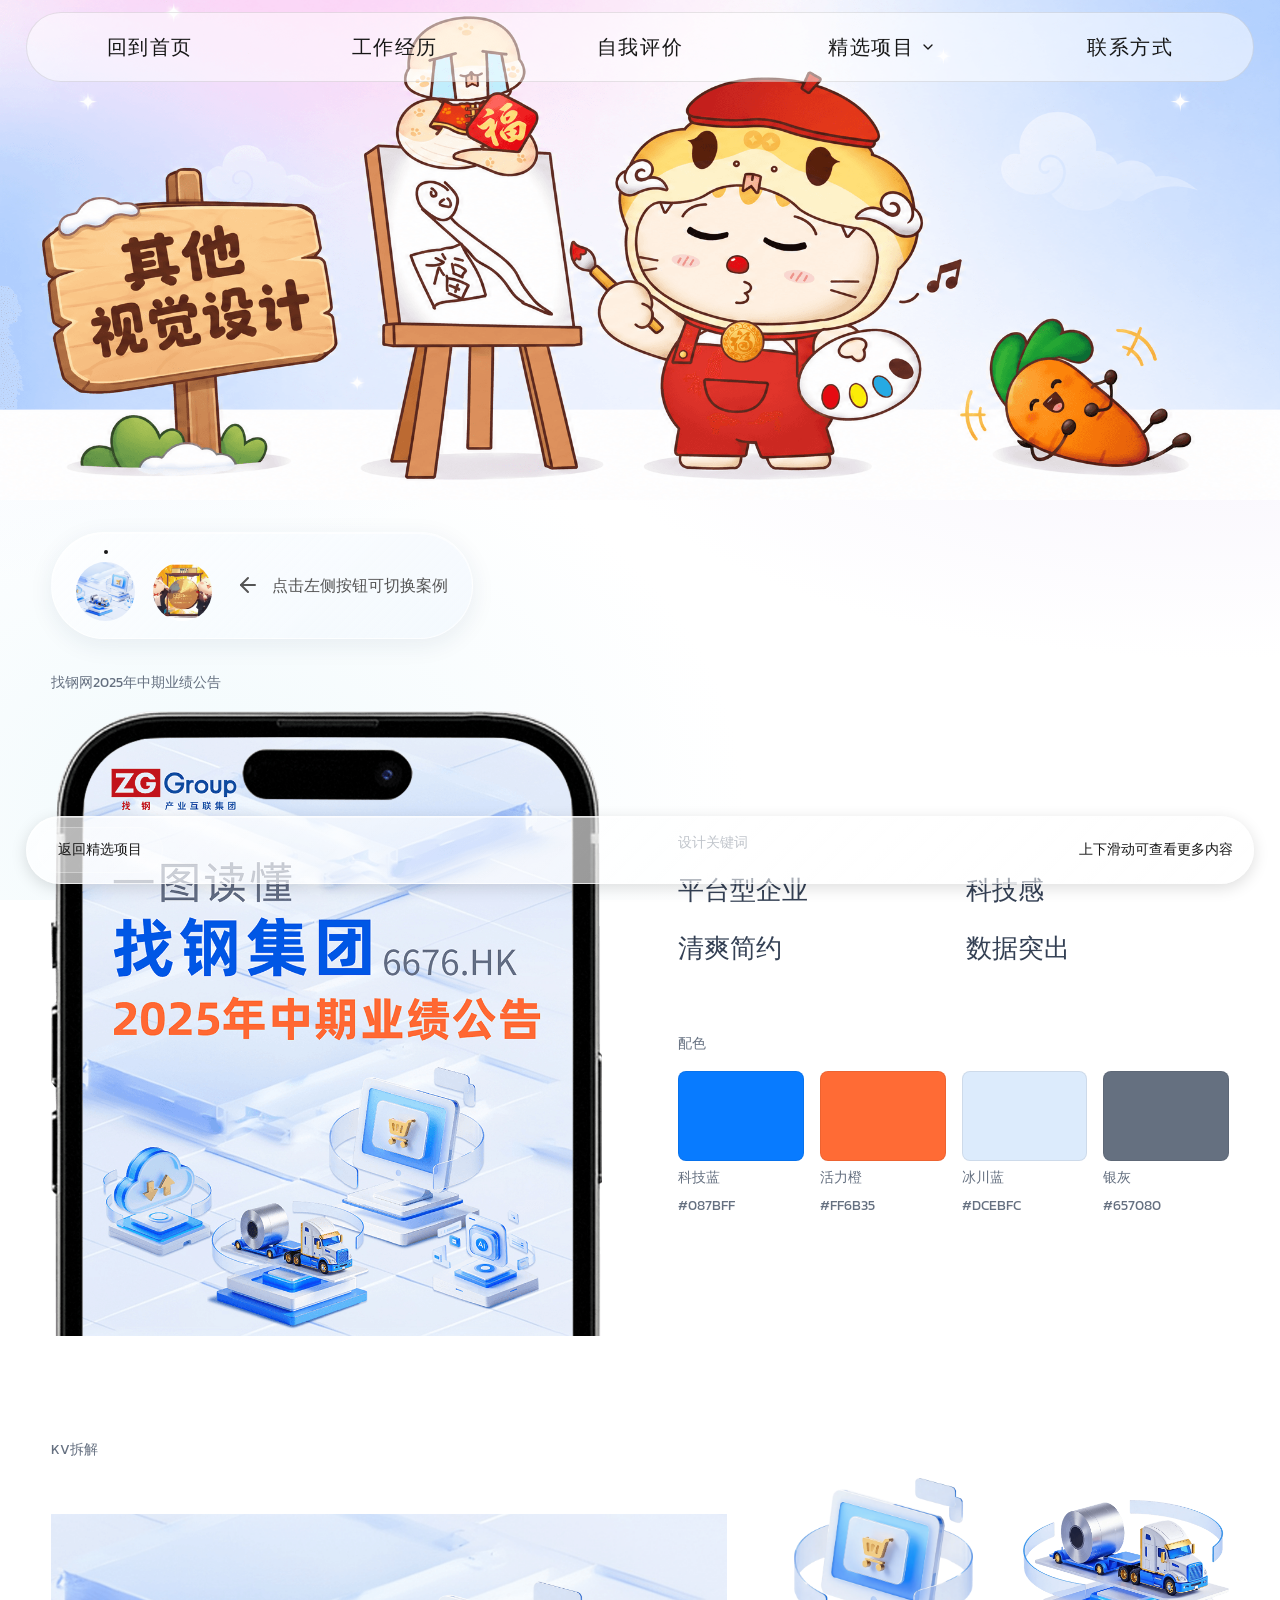
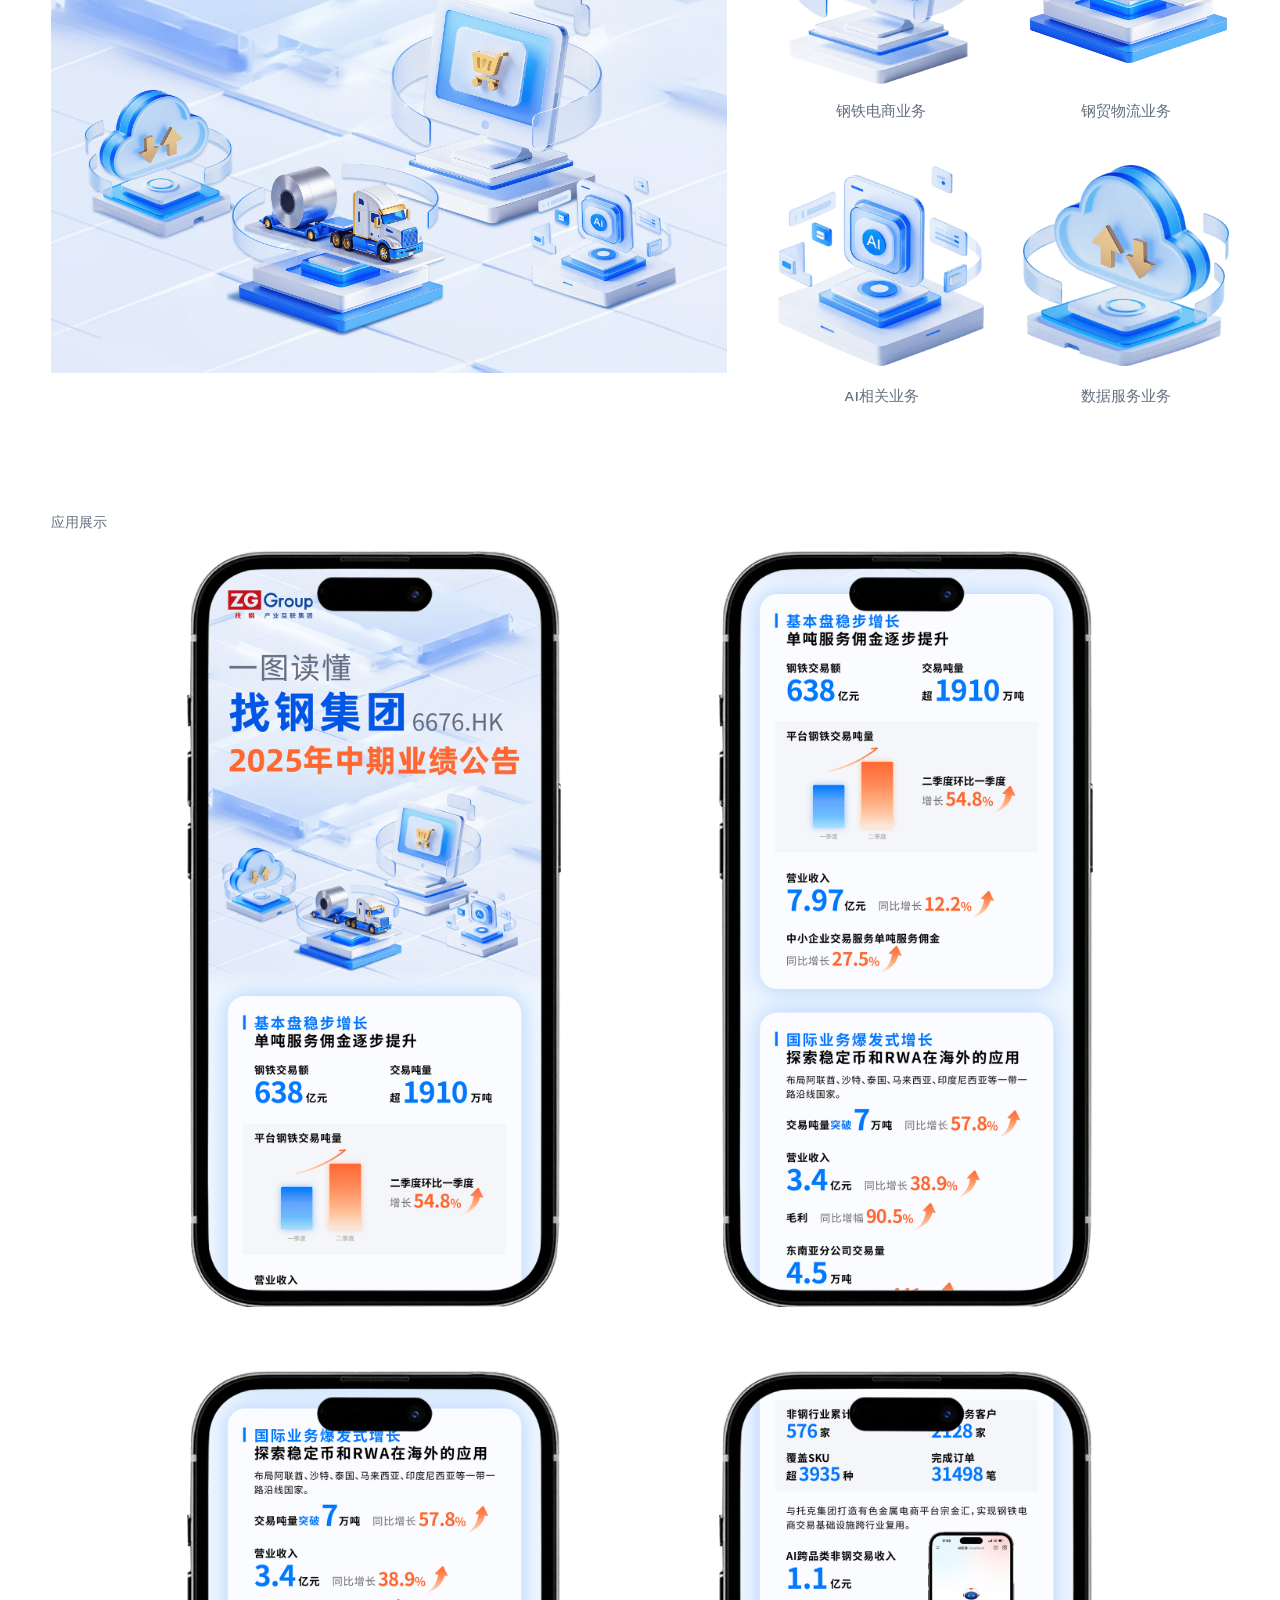
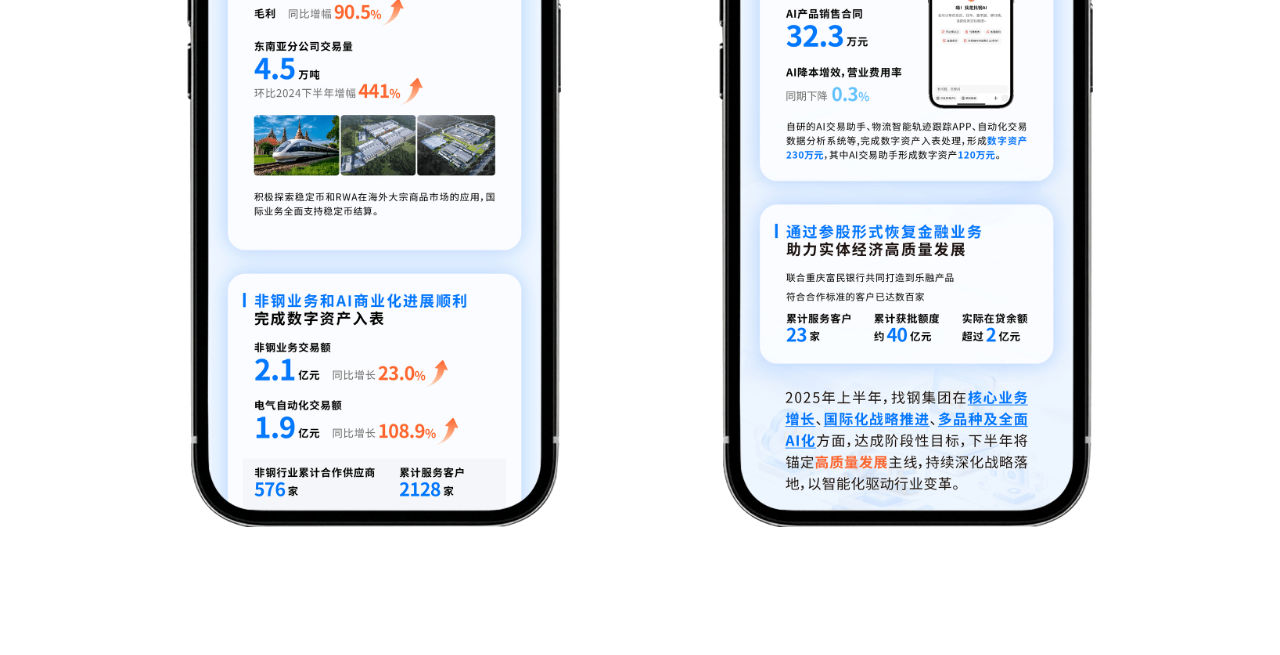
<file: projects/visual-design/index.html>
<!DOCTYPE html><html lang="zh-CN"><head><meta charSet="utf-8"/><meta name="viewport" content="width=device-width, initial-scale=1"/><link rel="stylesheet" href="/_next/static/css/index.cYMn8LJC.css" data-rsc-css-href="/_next/static/css/index.cYMn8LJC.css" data-precedence="vite-rsc/importer-resources"/><link rel="modulepreload" fetchPriority="low" href="/_next/static/chunks/index-DJiQ3haK.js"/><script src="/_next/static/chunks/rolldown-runtime-C60lm6uB.js" type="module" async=""></script><script src="/_next/static/chunks/framework-D_rUT4EX.js" type="module" async=""></script><link rel="modulepreload" href="/_next/static/chunks/layout-segment-context-DW7-zkOR.js" crossorigin=""/><link rel="modulepreload" href="/_next/static/chunks/project-gallery-yTu9V-D5.js" crossorigin=""/><link rel="modulepreload" href="/_next/static/chunks/site-nav-B0wUhJC4.js" crossorigin=""/><title>钟成 -- 品牌与视觉设计师</title><meta name="description" content="钟成的品牌、视觉、平面与 AI 创意作品集。"/><meta property="og:title" content="钟成 -- 品牌与视觉设计师"/><meta property="og:description" content="10年品牌与视觉设计 · 4年AI创意实践"/><meta property="og:image" content="https://zcxv88889.github.io/og.png"/><meta property="og:image:width" content="1672"/><meta property="og:image:height" content="941"/><meta property="og:image:alt" content="钟成品牌与视觉设计师作品集"/><meta name="twitter:card" content="summary_large_image"/><meta name="twitter:title" content="钟成 -- 品牌与视觉设计师"/><meta name="twitter:description" content="10年品牌与视觉设计 · 4年AI创意实践"/><meta name="twitter:image" content="https://zcxv88889.github.io/og.png"/><script>Object.assign(((self[Symbol.for("vinext.navigationRuntime")]??={bootstrap:{routeManifest:null},functions:{}}).bootstrap.rsc??={rsc:[]}),{params:{"slug":"visual-design"},nav:{"pathname":"/projects/visual-design","searchParams":[]}})</script><link rel="modulepreload" href="/_next/static/chunks/index-DJiQ3haK.js" />
</head><body><nav class="nav global-nav" aria-label="主导航"><a href="/#top">回到首页</a><a href="/#experience">工作经历</a><a href="/#about">自我评价</a><div class="nav-projects"><a href="/#projects">精选项目</a><button type="button" tabindex="0" data-base-ui-click-trigger="" id="base-ui-_R_7q5i_" aria-haspopup="dialog" aria-expanded="false" data-slot="popover-trigger" aria-label="展开精选项目分类" class="nav-projects-toggle"><svg xmlns="http://www.w3.org/2000/svg" width="16" height="16" viewBox="0 0 24 24" fill="none" stroke="currentColor" stroke-width="2" stroke-linecap="round" stroke-linejoin="round" class="lucide lucide-chevron-down" aria-hidden="true"><path d="m6 9 6 6 6-6"></path></svg></button></div><a href="/#collaborate">联系方式</a></nav><main class="project-gallery" aria-label="其他视觉设计"><div class="project-gallery-banner project-gallery-banner-marketing"><img src="/visual-design-banner.png" alt="其他视觉设计：画家与胡萝卜插画"/></div><div class="project-gallery-content"><div class="project-gallery-top is-awake"><div class="project-gallery-picker" aria-label="选择项目"><button type="button" title="找钢网2025年中期业绩公告" aria-label="查看找钢网2025年中期业绩公告" aria-controls="selected-project-content" aria-pressed="true"><span class="project-gallery-dot is-active"></span><img src="/interim-2025/kv.png" alt=""/></button><button type="button" title="其他视觉作品" aria-label="查看其他视觉作品" aria-controls="selected-project-content" aria-pressed="false"><span class="project-gallery-dot"></span><img src="/visual-collection/1.png" alt=""/></button></div><p class="project-gallery-switch-hint"><svg xmlns="http://www.w3.org/2000/svg" width="24" height="24" viewBox="0 0 24 24" fill="none" stroke="currentColor" stroke-width="2" stroke-linecap="round" stroke-linejoin="round" class="lucide lucide-arrow-left" aria-hidden="true"><path d="m12 19-7-7 7-7"></path><path d="M19 12H5"></path></svg><span>点击左侧按钮可切换案例</span></p></div><div class="project-gallery-works" data-case="interim-2025" id="selected-project-content" role="region" aria-label="找钢网2025年中期业绩公告"><article class="interim-case"><section aria-labelledby="interim-title"><h3 id="interim-title" class="project-case-label project-photos-heading">找钢网2025年中期业绩公告</h3><div class="interim-intro"><figure class="interim-cover-crop"><img src="/interim-2025/phone-1.png" alt="2025年中期业绩公告封面上半部分"/></figure><div class="interim-design-notes"><div><h4 class="project-case-label project-photos-heading">设计关键词</h4><ul class="interim-keywords"><li>平台型企业</li><li>科技感</li><li>清爽简约</li><li>数据突出</li></ul></div><div><h4 class="project-case-label project-photos-heading">配色</h4><ul class="project-case-palette"><li><span class="project-case-swatch" style="background-color:#087BFF"></span><span>科技蓝</span><span>#087BFF</span></li><li><span class="project-case-swatch" style="background-color:#FF6B35"></span><span>活力橙</span><span>#FF6B35</span></li><li><span class="project-case-swatch" style="background-color:#DCEBFC"></span><span>冰川蓝</span><span>#DCEBFC</span></li><li><span class="project-case-swatch" style="background-color:#657080"></span><span>银灰</span><span>#657080</span></li></ul></div></div></div></section><section aria-labelledby="interim-breakdown"><h3 id="interim-breakdown" class="project-case-label project-photos-heading">KV拆解</h3><div class="interim-breakdown"><img src="/interim-2025/kv.png" alt="找钢四大支柱业务组合主视觉" loading="lazy"/><div class="interim-pillars" aria-label="四大支柱业务视觉元素"><figure><img src="/interim-2025/trading.png" alt="电商交易平台元素" loading="lazy"/><figcaption>钢铁电商业务</figcaption></figure><figure><img src="/interim-2025/logistics.png" alt="钢卷物流卡车元素" loading="lazy"/><figcaption>钢贸物流业务</figcaption></figure><figure><img src="/interim-2025/ai.png" alt="AI科技元素" loading="lazy"/><figcaption>AI相关业务</figcaption></figure><figure><img src="/interim-2025/cloud.png" alt="云端服务元素" loading="lazy"/><figcaption>数据服务业务</figcaption></figure></div></div></section><section aria-labelledby="interim-showcase"><h3 id="interim-showcase" class="project-case-label project-photos-heading">应用展示</h3><div class="knights-campaign-grid"><img src="/interim-2025/phone-1.png" alt="找钢网2025年中期业绩公告手机样机 1" loading="lazy" decoding="async"/><img src="/interim-2025/phone-2.png" alt="找钢网2025年中期业绩公告手机样机 2" loading="lazy" decoding="async"/><img src="/interim-2025/phone-3.png" alt="找钢网2025年中期业绩公告手机样机 3" loading="lazy" decoding="async"/><img src="/interim-2025/phone-4.png" alt="找钢网2025年中期业绩公告手机样机 4" loading="lazy" decoding="async"/></div></section></article></div><div class="project-gallery-bottom"><div class="project-gallery-meta"><a href="/#projects">返回精选项目</a><span>上下滑动可查看更多内容</span></div></div></div></main><script type="module" src="/_next/static/chunks/index-DJiQ3haK.js" id="_R_" async=""></script><script>((self[Symbol.for("vinext.navigationRuntime")]??={bootstrap:{routeManifest:null},functions:{}}).bootstrap.rsc??={rsc:[]}).rsc.push("0:{\"page:/projects/visual-design\":\"$L1\",\"layout:/\":\"$L2\",\"route:/projects/visual-design\":\"$L3\",\"__route\":\"route:/projects/visual-design\",\"__interceptionContext\":null,\"__layoutIds\":[\"layout:/\"],\"__rootLayout\":\"/\",\"__bfcacheSegmentIdentities\":{\"layout:/\":\"[\\\"layout\\\",\\\"layout:/\\\",\\\"root-boundary:/\\\",\\\"\\\"]\",\"page:/projects/visual-design\":\"[\\\"page\\\",\\\"page:/projects/:slug\\\",\\\"root-boundary:/\\\",\\\"[\\\\\\\"projects\\\\\\\",\\\\\\\"slug|visual-design|d\\\\\\\"]\\\"]\"},\"__srcPage\":[\"projects\",\"[slug]\",\"page\"],\"__layoutFlags\":{\"layout:/\":\"s\"},\"__artifactCompatibility\":{\"schemaVersion\":1,\"graphVersion\":\"app-route-graph:e2b6660f752f1534\",\"deploymentVersion\":\"c7ea504c-4058-4bae-8f47-56fc04141792\",\"appElementsSchemaVersion\":1,\"rscPayloadSchemaVersion\":1,\"rootBoundaryId\":\"/\",\"renderEpoch\":null}}\n")</script><script>((self[Symbol.for("vinext.navigationRuntime")]??={bootstrap:{routeManifest:null},functions:{}}).bootstrap.rsc??={rsc:[]}).rsc.push("4:I[\"43cf55674ce6\",[],\"Children\",1]\n")</script><script>((self[Symbol.for("vinext.navigationRuntime")]??={bootstrap:{routeManifest:null},functions:{}}).bootstrap.rsc??={rsc:[]}).rsc.push("5:I[\"dd56a6b5ee16\",[],\"GlobalErrorBoundary\",1]\n")</script><script>((self[Symbol.for("vinext.navigationRuntime")]??={bootstrap:{routeManifest:null},functions:{}}).bootstrap.rsc??={rsc:[]}).rsc.push("6:I[\"9b166222c86a\",[],\"default\",1]\n")</script><script>((self[Symbol.for("vinext.navigationRuntime")]??={bootstrap:{routeManifest:null},functions:{}}).bootstrap.rsc??={rsc:[]}).rsc.push("7:I[\"dd56a6b5ee16\",[],\"ErrorBoundary\",1]\n")</script><script>((self[Symbol.for("vinext.navigationRuntime")]??={bootstrap:{routeManifest:null},functions:{}}).bootstrap.rsc??={rsc:[]}).rsc.push("8:I[\"1fb13a061f46\",[],\"LayoutSegmentProvider\",1]\n")</script><script>((self[Symbol.for("vinext.navigationRuntime")]??={bootstrap:{routeManifest:null},functions:{}}).bootstrap.rsc??={rsc:[]}).rsc.push("9:I[\"43cf55674ce6\",[],\"Slot\",1]\n")</script><script>((self[Symbol.for("vinext.navigationRuntime")]??={bootstrap:{routeManifest:null},functions:{}}).bootstrap.rsc??={rsc:[]}).rsc.push("a:I[\"dd56a6b5ee16\",[],\"NotFoundBoundary\",1]\n")</script><script>((self[Symbol.for("vinext.navigationRuntime")]??={bootstrap:{routeManifest:null},functions:{}}).bootstrap.rsc??={rsc:[]}).rsc.push("b:I[\"ecb42ad1e08d\",[],\"AppRouterScrollTarget\",1]\n")</script><script>((self[Symbol.for("vinext.navigationRuntime")]??={bootstrap:{routeManifest:null},functions:{}}).bootstrap.rsc??={rsc:[]}).rsc.push("c:I[\"dd56a6b5ee16\",[],\"RedirectBoundary\",1]\n")</script><script>((self[Symbol.for("vinext.navigationRuntime")]??={bootstrap:{routeManifest:null},functions:{}}).bootstrap.rsc??={rsc:[]}).rsc.push(":HL[\"/_next/static/css/index.cYMn8LJC.css\",\"style\"     ]\n")</script><script>((self[Symbol.for("vinext.navigationRuntime")]??={bootstrap:{routeManifest:null},functions:{}}).bootstrap.rsc??={rsc:[]}).rsc.push("2:[[[\"$\",\"link\",\"css:/_next/static/css/index.cYMn8LJC.css\",{\"rel\":\"stylesheet\",\"precedence\":\"vite-rsc/importer-resources\",\"href\":\"/_next/static/css/index.cYMn8LJC.css\",\"data-rsc-css-href\":\"/_next/static/css/index.cYMn8LJC.css\"}],\"$undefined\"],[\"$\",\"html\",null,{\"lang\":\"zh-CN\",\"children\":[\"$\",\"body\",null,{\"children\":[\"$\",\"$L4\",null,{}]}]}]]\n")</script><script>((self[Symbol.for("vinext.navigationRuntime")]??={bootstrap:{routeManifest:null},functions:{}}).bootstrap.rsc??={rsc:[]}).rsc.push("3:[[[\"$\",\"meta\",null,{\"charSet\":\"utf-8\"}],[[\"$\",\"title\",\"0\",{\"children\":\"钟成 -- 品牌与视觉设计师\"}],[\"$\",\"meta\",\"1\",{\"name\":\"description\",\"content\":\"钟成的品牌、视觉、平面与 AI 创意作品集。\"}],[\"$\",\"meta\",\"2\",{\"property\":\"og:title\",\"content\":\"钟成 -- 品牌与视觉设计师\"}],[\"$\",\"meta\",\"3\",{\"property\":\"og:description\",\"content\":\"10年品牌与视觉设计 · 4年AI创意实践\"}],[\"$\",\"meta\",\"4\",{\"property\":\"og:image\",\"content\":\"https://zcxv88889.github.io/og.png\"}],[\"$\",\"meta\",\"5\",{\"property\":\"og:image:width\",\"content\":\"1672\"}],[\"$\",\"meta\",\"6\",{\"property\":\"og:image:height\",\"content\":\"941\"}],[\"$\",\"meta\",\"7\",{\"property\":\"og:image:alt\",\"content\":\"钟成品牌与视觉设计师作品集\"}],[\"$\",\"meta\",\"8\",{\"name\":\"twitter:card\",\"content\":\"summary_large_image\"}],[\"$\",\"meta\",\"9\",{\"name\":\"twitter:title\",\"content\":\"钟成 -- 品牌与视觉设计师\"}],[\"$\",\"meta\",\"10\",{\"name\":\"twitter:description\",\"content\":\"10年品牌与视觉设计 · 4年AI创意实践\"}],[\"$\",\"meta\",\"11\",{\"name\":\"twitter:image\",\"content\":\"https://zcxv88889.github.io/og.png\"}]],[[\"$\",\"meta\",\"0\",{\"name\":\"viewport\",\"content\":\"width=device-width, initial-scale=1\"}]]],[\"$\",\"$L5\",null,{\"fallback\":\"$6\",\"children\":[\"$\",\"$L7\",null,{\"fallback\":\"$6\",\"children\":[\"$\",\"$L8\",null,{\"providerId\":\"layout:/\",\"segmentMap\":{\"children\":[\"projects\",\"visual-design\"]},\"children\":[\"$\",\"$L9\",null,{\"id\":\"layout:/\",\"parallelSlots\":\"$undefined\",\"children\":[\"$\",\"$La\",null,{\"resetKey\":\"projects\",\"fallback\":[[\"$\",\"title\",null,{\"children\":\"404: This page could not be found.\"}],[\"$\",\"div\",null,{\"style\":{\"fontFamily\":\"system-ui,\\\"Segoe UI\\\",Roboto,Helvetica,Arial,sans-serif,\\\"Apple Color Emoji\\\",\\\"Segoe UI Emoji\\\"\",\"height\":\"100vh\",\"textAlign\":\"center\",\"display\":\"flex\",\"flexDirection\":\"column\",\"alignItems\":\"center\",\"justifyContent\":\"center\"},\"children\":[\"$\",\"div\",null,{\"children\":[[\"$\",\"style\",null,{\"dangerouslySetInnerHTML\":{\"__html\":\"body{color:#000;background:#fff;margin:0}.next-error-h1{border-right:1px solid rgba(0,0,0,.3)}@media (prefers-color-scheme:dark){body{color:#fff;background:#000}.next-error-h1{border-right:1px solid rgba(255,255,255,.3)}}\"}}],[\"$\",\"h1\",null,{\"className\":\"next-error-h1\",\"style\":{\"display\":\"inline-block\",\"margin\":\"0 20px 0 0\",\"padding\":\"0 23px 0 0\",\"fontSize\":24,\"fontWeight\":500,\"verticalAlign\":\"top\",\"lineHeight\":\"49px\"},\"children\":404}],[\"$\",\"div\",null,{\"style\":{\"display\":\"inline-block\"},\"children\":[\"$\",\"h2\",null,{\"style\":{\"fontSize\":14,\"fontWeight\":400,\"lineHeight\":\"49px\",\"margin\":0},\"children\":\"This page could not be found.\"}]}]]}]}]],\"children\":[\"$\",\"$Lb\",null,{\"children\":[\"$\",\"$Lc\",null,{\"children\":[[\"$\",\"$L8\",null,{\"providerId\":\"page:/projects/visual-design\",\"segmentMap\":{\"children\":[\"__PAGE__\"]},\"children\":[\"$\",\"$L9\",null,{\"id\":\"page:/projects/visual-design\"}]}],null]}]}]}]}]}]}]}],null,null]\n")</script><script>((self[Symbol.for("vinext.navigationRuntime")]??={bootstrap:{routeManifest:null},functions:{}}).bootstrap.rsc??={rsc:[]}).rsc.push("d:I[\"7d9bc3c81896\",[],\"ProjectGallery\",1]\n")</script><script>((self[Symbol.for("vinext.navigationRuntime")]??={bootstrap:{routeManifest:null},functions:{}}).bootstrap.rsc??={rsc:[]}).rsc.push("1:[\"$\",\"$Ld\",null,{\"project\":{\"slug\":\"visual-design\",\"tag\":\"平面设计 / 数字视觉\",\"title\":\"其他视觉设计\",\"note\":\"包装、网页及其他视觉设计作品。\",\"stat\":\"\",\"images\":[{\"src\":\"/zhaogang-youth-poster.jpg\",\"title\":\"五四青年节海报\"},{\"src\":\"/ronghetang-packaging.jpg\",\"title\":\"荣和堂包装设计\"},{\"src\":\"/huaang-cdie-home.jpg\",\"title\":\"CDIE 官网设计\"},{\"src\":\"/dahongqiao-detail.jpg\",\"title\":\"产品详情页设计\"},{\"src\":\"/yintang-poster.jpg\",\"title\":\"印堂活动海报\"}],\"galleryProjects\":[{\"id\":\"interim-2025\",\"title\":\"找钢网2025年中期业绩公告\",\"cover\":\"/interim-2025/kv.png\",\"images\":[]},{\"id\":\"visual-collection\",\"title\":\"其他视觉作品\",\"cover\":\"/visual-collection/1.png\",\"images\":[{\"src\":\"/visual-collection/1.png\",\"title\":\"找钢上市贺卡\"},{\"src\":\"/visual-collection/2.jpg\",\"title\":\"找钢十周年封面\"},{\"src\":\"/visual-collection/3.jpg\",\"title\":\"中台管理中心文化墙\"},{\"src\":\"/visual-collection/4.jpg\",\"title\":\"团队力量\"},{\"src\":\"/visual-collection/5.jpg\",\"title\":\"开心大胃王挑战赛决赛预热\"},{\"src\":\"/visual-collection/6.png\",\"title\":\"骑士猫角色设计\"},{\"src\":\"/visual-collection/7.jpg\",\"title\":\"胖猫票据端午活动\"},{\"src\":\"/visual-collection/8.jpg\",\"title\":\"AI在找钢封面\"},{\"src\":\"/visual-collection/9.jpg\",\"title\":\"面试直通卡\"},{\"src\":\"/visual-collection/10.jpg\",\"title\":\"康进燕青色礼盒包装\"},{\"src\":\"/visual-collection/11.jpg\",\"title\":\"康进燕粉色礼盒包装\"},{\"src\":\"/visual-collection/12.jpg\",\"title\":\"康进燕包装平面设计\"},{\"src\":\"/visual-collection/13.jpg\",\"title\":\"康进燕系列长盒包装\"},{\"src\":\"/visual-collection/14.jpg\",\"title\":\"康进燕手提袋设计\"},{\"src\":\"/visual-collection/15.jpg\",\"title\":\"康进燕小盒包装\"}]}]}}]\n")</script><script>Object.assign(((self[Symbol.for("vinext.navigationRuntime")]??={bootstrap:{routeManifest:null},functions:{}}).bootstrap.rsc??={rsc:[]}),{"initialCacheKind":"static"});((self[Symbol.for("vinext.navigationRuntime")]??={bootstrap:{routeManifest:null},functions:{}}).bootstrap.rsc??={rsc:[]}).done=true</script></body></html>
</file>
<file: _next/static/css/index.cYMn8LJC.css>
@import "https://fonts.googleapis.com/css2?family=Kanit:wght@300;400;500;600;700;800;900&display=swap";@layer properties{@supports (((-webkit-hyphens:none)) and (not (margin-trim:inline))) or ((-moz-orient:inline) and (not (color:rgb(from red r g b)))){:root,:host{--shimmer-angle:20deg}*,:before,:after{--tw-translate-x:0;--tw-translate-y:0;--tw-translate-z:0;--tw-rotate-x:initial;--tw-rotate-y:initial;--tw-rotate-z:initial;--tw-skew-x:initial;--tw-skew-y:initial;--tw-scroll-snap-strictness:proximity;--tw-space-x-reverse:0;--tw-border-style:solid;--tw-leading:initial;--tw-font-weight:initial;--tw-tracking:initial;--tw-ordinal:initial;--tw-slashed-zero:initial;--tw-numeric-figure:initial;--tw-numeric-spacing:initial;--tw-numeric-fraction:initial;--tw-shadow:0 0 #0000;--tw-shadow-color:initial;--tw-shadow-alpha:100%;--tw-inset-shadow:0 0 #0000;--tw-inset-shadow-color:initial;--tw-inset-shadow-alpha:100%;--tw-ring-color:initial;--tw-ring-shadow:0 0 #0000;--tw-inset-ring-color:initial;--tw-inset-ring-shadow:0 0 #0000;--tw-ring-inset:initial;--tw-ring-offset-width:0px;--tw-ring-offset-color:#fff;--tw-ring-offset-shadow:0 0 #0000;--tw-outline-style:solid;--tw-duration:initial;--tw-ease:initial;--tw-content:"";--tw-scale-x:1;--tw-scale-y:1;--tw-scale-z:1;--tw-blur:initial;--tw-brightness:initial;--tw-contrast:initial;--tw-grayscale:initial;--tw-hue-rotate:initial;--tw-invert:initial;--tw-opacity:initial;--tw-saturate:initial;--tw-sepia:initial;--tw-drop-shadow:initial;--tw-drop-shadow-color:initial;--tw-drop-shadow-alpha:100%;--tw-drop-shadow-size:initial;--tw-backdrop-blur:initial;--tw-backdrop-brightness:initial;--tw-backdrop-contrast:initial;--tw-backdrop-grayscale:initial;--tw-backdrop-hue-rotate:initial;--tw-backdrop-invert:initial;--tw-backdrop-opacity:initial;--tw-backdrop-saturate:initial;--tw-backdrop-sepia:initial;--tw-animation-delay:0s;--tw-animation-direction:normal;--tw-animation-duration:initial;--tw-animation-fill-mode:none;--tw-animation-iteration-count:1;--tw-enter-blur:0;--tw-enter-opacity:1;--tw-enter-rotate:0;--tw-enter-scale:1;--tw-enter-translate-x:0;--tw-enter-translate-y:0;--tw-exit-blur:0;--tw-exit-opacity:1;--tw-exit-rotate:0;--tw-exit-scale:1;--tw-exit-translate-x:0;--tw-exit-translate-y:0;--scroll-fade-t:0px;--scroll-fade-b:0px;--scroll-fade-s:0px;--scroll-fade-e:0px;--scroll-fade-mask:initial;--shimmer-image:initial;--shimmer-text-fill:initial}::backdrop{--tw-translate-x:0;--tw-translate-y:0;--tw-translate-z:0;--tw-rotate-x:initial;--tw-rotate-y:initial;--tw-rotate-z:initial;--tw-skew-x:initial;--tw-skew-y:initial;--tw-scroll-snap-strictness:proximity;--tw-space-x-reverse:0;--tw-border-style:solid;--tw-leading:initial;--tw-font-weight:initial;--tw-tracking:initial;--tw-ordinal:initial;--tw-slashed-zero:initial;--tw-numeric-figure:initial;--tw-numeric-spacing:initial;--tw-numeric-fraction:initial;--tw-shadow:0 0 #0000;--tw-shadow-color:initial;--tw-shadow-alpha:100%;--tw-inset-shadow:0 0 #0000;--tw-inset-shadow-color:initial;--tw-inset-shadow-alpha:100%;--tw-ring-color:initial;--tw-ring-shadow:0 0 #0000;--tw-inset-ring-color:initial;--tw-inset-ring-shadow:0 0 #0000;--tw-ring-inset:initial;--tw-ring-offset-width:0px;--tw-ring-offset-color:#fff;--tw-ring-offset-shadow:0 0 #0000;--tw-outline-style:solid;--tw-duration:initial;--tw-ease:initial;--tw-content:"";--tw-scale-x:1;--tw-scale-y:1;--tw-scale-z:1;--tw-blur:initial;--tw-brightness:initial;--tw-contrast:initial;--tw-grayscale:initial;--tw-hue-rotate:initial;--tw-invert:initial;--tw-opacity:initial;--tw-saturate:initial;--tw-sepia:initial;--tw-drop-shadow:initial;--tw-drop-shadow-color:initial;--tw-drop-shadow-alpha:100%;--tw-drop-shadow-size:initial;--tw-backdrop-blur:initial;--tw-backdrop-brightness:initial;--tw-backdrop-contrast:initial;--tw-backdrop-grayscale:initial;--tw-backdrop-hue-rotate:initial;--tw-backdrop-invert:initial;--tw-backdrop-opacity:initial;--tw-backdrop-saturate:initial;--tw-backdrop-sepia:initial;--tw-animation-delay:0s;--tw-animation-direction:normal;--tw-animation-duration:initial;--tw-animation-fill-mode:none;--tw-animation-iteration-count:1;--tw-enter-blur:0;--tw-enter-opacity:1;--tw-enter-rotate:0;--tw-enter-scale:1;--tw-enter-translate-x:0;--tw-enter-translate-y:0;--tw-exit-blur:0;--tw-exit-opacity:1;--tw-exit-rotate:0;--tw-exit-scale:1;--tw-exit-translate-x:0;--tw-exit-translate-y:0;--scroll-fade-t:0px;--scroll-fade-b:0px;--scroll-fade-s:0px;--scroll-fade-e:0px;--scroll-fade-mask:initial;--shimmer-image:initial;--shimmer-text-fill:initial}}}@layer theme{:root,:host{--font-sans:ui-sans-serif, system-ui, sans-serif, "Apple Color Emoji", "Segoe UI Emoji", "Segoe UI Symbol", "Noto Color Emoji";--font-mono:ui-monospace, SFMono-Regular, Menlo, Monaco, Consolas, "Liberation Mono", "Courier New", monospace;--color-black:#000;--color-white:#fff;--spacing:.25rem;--container-xs:20rem;--container-sm:24rem;--text-xs:.75rem;--text-xs--line-height:calc(1 / .75);--text-sm:.875rem;--text-sm--line-height:calc(1.25 / .875);--text-base:1rem;--text-base--line-height:calc(1.5 / 1);--font-weight-normal:400;--font-weight-medium:500;--tracking-tight:-.025em;--tracking-widest:.1em;--leading-tight:1.25;--leading-snug:1.375;--leading-normal:1.5;--leading-relaxed:1.625;--radius-sm:.25rem;--radius-md:.375rem;--radius-lg:.5rem;--radius-xl:.75rem;--radius-2xl:1rem;--radius-4xl:2rem;--ease-in-out:cubic-bezier(.4, 0, .2, 1);--animate-spin:spin 1s linear infinite;--animate-pulse:pulse 2s cubic-bezier(.4, 0, .6, 1) infinite;--blur-xs:4px;--aspect-video:16 / 9;--default-transition-duration:.15s;--default-transition-timing-function:cubic-bezier(.4, 0, .2, 1);--default-font-family:var(--font-sans);--default-mono-font-family:var(--font-mono)}}@layer base{*,:after,:before{box-sizing:border-box;border:0 solid;margin:0;padding:0}::backdrop{box-sizing:border-box;border:0 solid;margin:0;padding:0}::file-selector-button{box-sizing:border-box;border:0 solid;margin:0;padding:0}html,:host{-webkit-text-size-adjust:100%;tab-size:4;line-height:1.5;font-family:var(--default-font-family,ui-sans-serif, system-ui, sans-serif, "Apple Color Emoji", "Segoe UI Emoji", "Segoe UI Symbol", "Noto Color Emoji");font-feature-settings:var(--default-font-feature-settings,normal);font-variation-settings:var(--default-font-variation-settings,normal);-webkit-tap-highlight-color:transparent}hr{height:0;color:inherit;border-top-width:1px}abbr:where([title]){-webkit-text-decoration:underline dotted;text-decoration:underline dotted}h1,h2,h3,h4,h5,h6{font-size:inherit;font-weight:inherit}a{color:inherit;-webkit-text-decoration:inherit;-webkit-text-decoration:inherit;-webkit-text-decoration:inherit;-webkit-text-decoration:inherit;text-decoration:inherit}b,strong{font-weight:bolder}code,kbd,samp,pre{font-family:var(--default-mono-font-family,ui-monospace, SFMono-Regular, Menlo, Monaco, Consolas, "Liberation Mono", "Courier New", monospace);font-feature-settings:var(--default-mono-font-feature-settings,normal);font-variation-settings:var(--default-mono-font-variation-settings,normal);font-size:1em}small{font-size:80%}sub,sup{vertical-align:baseline;font-size:75%;line-height:0;position:relative}sub{bottom:-.25em}sup{top:-.5em}table{text-indent:0;border-color:inherit;border-collapse:collapse}:-moz-focusring{outline:auto}progress{vertical-align:baseline}summary{display:list-item}ol,ul,menu{list-style:none}img,svg,video,canvas,audio,iframe,embed,object{vertical-align:middle;display:block}img,video{max-width:100%;height:auto}button,input,select,optgroup,textarea{font:inherit;font-feature-settings:inherit;font-variation-settings:inherit;letter-spacing:inherit;color:inherit;opacity:1;background-color:#0000;border-radius:0}::file-selector-button{font:inherit;font-feature-settings:inherit;font-variation-settings:inherit;letter-spacing:inherit;color:inherit;opacity:1;background-color:#0000;border-radius:0}:where(select:is([multiple],[size])) optgroup{font-weight:bolder}:where(select:is([multiple],[size])) optgroup option{padding-inline-start:20px}::file-selector-button{margin-inline-end:4px}::placeholder{opacity:1}@supports (not ((-webkit-appearance:-apple-pay-button))) or (contain-intrinsic-size:1px){::placeholder{color:currentColor}@supports (color:color-mix(in lab, red, red)){::placeholder{color:color-mix(in oklab, currentcolor 50%, transparent)}}}textarea{resize:vertical}::-webkit-search-decoration{-webkit-appearance:none}::-webkit-date-and-time-value{min-height:1lh;text-align:inherit}::-webkit-datetime-edit{display:inline-flex}::-webkit-datetime-edit-fields-wrapper{padding:0}::-webkit-datetime-edit{padding-block:0}::-webkit-datetime-edit-year-field{padding-block:0}::-webkit-datetime-edit-month-field{padding-block:0}::-webkit-datetime-edit-day-field{padding-block:0}::-webkit-datetime-edit-hour-field{padding-block:0}::-webkit-datetime-edit-minute-field{padding-block:0}::-webkit-datetime-edit-second-field{padding-block:0}::-webkit-datetime-edit-millisecond-field{padding-block:0}::-webkit-datetime-edit-meridiem-field{padding-block:0}::-webkit-calendar-picker-indicator{line-height:1}:-moz-ui-invalid{box-shadow:none}button,input:where([type=button],[type=reset],[type=submit]){-webkit-appearance:button;appearance:button}::file-selector-button{-webkit-appearance:button;appearance:button}::-webkit-inner-spin-button{height:auto}::-webkit-outer-spin-button{height:auto}[hidden]:where(:not([hidden=until-found])){display:none!important}}@layer components;@layer utilities{.\@container\/card-header{container:card-header/inline-size}.\@container\/field-group{container:field-group/inline-size}.pointer-events-auto{pointer-events:auto}.pointer-events-none{pointer-events:none}.invisible{visibility:hidden}.visible{visibility:visible}.sr-only{clip-path:inset(50%);white-space:nowrap;border-width:0;width:1px;height:1px;margin:-1px;padding:0;position:absolute;overflow:hidden}.absolute{position:absolute}.fixed{position:fixed}.relative{position:relative}.static{position:static}.sticky{position:sticky}.inset-0{inset:calc(var(--spacing) * 0)}.inset-x-0{inset-inline:calc(var(--spacing) * 0)}.inset-x-4{inset-inline:calc(var(--spacing) * 4)}.inset-y-0{inset-block:calc(var(--spacing) * 0)}.\!start{inset-inline-start:var(--spacing)!important}.inset-s-1\/2{inset-inline-start:50%}.start{inset-inline-start:var(--spacing)}.end{inset-inline-end:var(--spacing)}.-top-12{top:calc(var(--spacing) * -12)}.top-0{top:calc(var(--spacing) * 0)}.top-1\.5{top:calc(var(--spacing) * 1.5)}.top-1\/2{top:50%}.top-1\/3{top:33.3333%}.top-2{top:calc(var(--spacing) * 2)}.top-3{top:calc(var(--spacing) * 3)}.top-3\.5{top:calc(var(--spacing) * 3.5)}.top-\[60\%\]{top:60%}.top-full{top:100%}.top-px{top:1px}.-right-12{right:calc(var(--spacing) * -12)}.right-0{right:calc(var(--spacing) * 0)}.right-1{right:calc(var(--spacing) * 1)}.right-2{right:calc(var(--spacing) * 2)}.right-2\.5{right:calc(var(--spacing) * 2.5)}.right-3{right:calc(var(--spacing) * 3)}.-bottom-12{bottom:calc(var(--spacing) * -12)}.bottom-0{bottom:calc(var(--spacing) * 0)}.bottom-4{bottom:calc(var(--spacing) * 4)}.-left-12{left:calc(var(--spacing) * -12)}.left-1\.5{left:calc(var(--spacing) * 1.5)}.left-1\/2{left:50%}.left-3{left:calc(var(--spacing) * 3)}.isolate{isolation:isolate}.z-0{z-index:0}.z-1{z-index:1}.z-10{z-index:10}.z-20{z-index:20}.z-50{z-index:50}.z-\[calc\(1000-var\(--toast-index\)\)\]{z-index:calc(1000 - var(--toast-index))}.order-first{order:-9999}.order-last{order:9999}.col-start-2{grid-column-start:2}.row-span-2{grid-row:span 2/span 2}.row-start-1{grid-row-start:1}.m-\(--drawer-inset\,0px\){margin:var(--drawer-inset,0px)}.-mx-1{margin-inline:calc(var(--spacing) * -1)}.-mx-4{margin-inline:calc(var(--spacing) * -4)}.mx-2{margin-inline:calc(var(--spacing) * 2)}.mx-3\.5{margin-inline:calc(var(--spacing) * 3.5)}.mx-auto{margin-inline:auto}.-my-2{margin-block:calc(var(--spacing) * -2)}.my-0\.5{margin-block:calc(var(--spacing) * .5)}.my-1{margin-block:calc(var(--spacing) * 1)}.my-2{margin-block:calc(var(--spacing) * 2)}.my-auto{margin-block:auto}.-mt-4{margin-top:calc(var(--spacing) * -4)}.mt-0\.5{margin-top:calc(var(--spacing) * .5)}.mt-2{margin-top:calc(var(--spacing) * 2)}.mt-4{margin-top:calc(var(--spacing) * 4)}.mt-auto{margin-top:auto}.-mb-4{margin-bottom:calc(var(--spacing) * -4)}.mb-1\.5{margin-bottom:calc(var(--spacing) * 1.5)}.mb-2{margin-bottom:calc(var(--spacing) * 2)}.-ml-1{margin-left:calc(var(--spacing) * -1)}.-ml-4{margin-left:calc(var(--spacing) * -4)}.ml-1{margin-left:calc(var(--spacing) * 1)}.ml-4{margin-left:calc(var(--spacing) * 4)}.ml-auto{margin-left:auto}.line-clamp-1{-webkit-line-clamp:1;-webkit-box-orient:vertical;display:-webkit-box;overflow:hidden}.line-clamp-2{-webkit-line-clamp:2;-webkit-box-orient:vertical;display:-webkit-box;overflow:hidden}.no-scrollbar{-ms-overflow-style:none;scrollbar-width:none}.no-scrollbar::-webkit-scrollbar{display:none}.block{display:block}.flex{display:flex}.grid{display:grid}.hidden{display:none}.inline-flex{display:inline-flex}.table{display:table}.table-caption{display:table-caption}.table-cell{display:table-cell}.table-row{display:table-row}.field-sizing-content{field-sizing:content}.aspect-\(--ratio\){aspect-ratio:var(--ratio)}.aspect-square{aspect-ratio:1}.aspect-video{aspect-ratio:var(--aspect-video)}.size-\(--cell-size\){width:var(--cell-size);height:var(--cell-size)}.size-2{width:calc(var(--spacing) * 2);height:calc(var(--spacing) * 2)}.size-2\.5{width:calc(var(--spacing) * 2.5);height:calc(var(--spacing) * 2.5)}.size-3{width:calc(var(--spacing) * 3);height:calc(var(--spacing) * 3)}.size-4{width:calc(var(--spacing) * 4);height:calc(var(--spacing) * 4)}.size-5{width:calc(var(--spacing) * 5);height:calc(var(--spacing) * 5)}.size-6{width:calc(var(--spacing) * 6);height:calc(var(--spacing) * 6)}.size-7{width:calc(var(--spacing) * 7);height:calc(var(--spacing) * 7)}.size-8{width:calc(var(--spacing) * 8);height:calc(var(--spacing) * 8)}.size-9{width:calc(var(--spacing) * 9);height:calc(var(--spacing) * 9)}.size-10{width:calc(var(--spacing) * 10);height:calc(var(--spacing) * 10)}.size-auto{width:auto;height:auto}.size-full{width:100%;height:100%}.h-\(--accordion-panel-height\){height:var(--accordion-panel-height)}.h-\(--cell-size\){height:var(--cell-size)}.h-\(--drawer-content-height\){height:var(--drawer-content-height)}.h-\(--height\){height:var(--height)}.h-\(--popup-height\){height:var(--popup-height)}.h-\(--positioner-height\){height:var(--positioner-height)}.h-1{height:calc(var(--spacing) * 1)}.h-1\.5{height:calc(var(--spacing) * 1.5)}.h-2{height:calc(var(--spacing) * 2)}.h-2\.5{height:calc(var(--spacing) * 2.5)}.h-4{height:calc(var(--spacing) * 4)}.h-5{height:calc(var(--spacing) * 5)}.h-6{height:calc(var(--spacing) * 6)}.h-7{height:calc(var(--spacing) * 7)}.h-8{height:calc(var(--spacing) * 8)}.h-8\!{height:calc(var(--spacing) * 8)!important}.h-9{height:calc(var(--spacing) * 9)}.h-10{height:calc(var(--spacing) * 10)}.h-12{height:calc(var(--spacing) * 12)}.h-\[calc\(--spacing\(5\.25\)\)\]{height:calc(calc(var(--spacing) * 5.25))}.h-\[calc\(100\%-1px\)\]{height:calc(100% - 1px)}.h-auto{height:auto}.h-full{height:100%}.h-max{height:max-content}.h-px{height:1px}.h-svh{height:100svh}.max-h-\(--available-height\){max-height:var(--available-height)}.max-h-\(--drawer-content-max-height\,none\){max-height:var(--drawer-content-max-height,none)}.max-h-72{max-height:calc(var(--spacing) * 72)}.max-h-\[min\(calc\(--spacing\(72\)---spacing\(9\)\)\,calc\(var\(--available-height\)---spacing\(9\)\)\)\]{max-height:min(calc(calc(var(--spacing) * 72) - calc(var(--spacing) * 9)), calc(var(--available-height) - calc(var(--spacing) * 9)))}.min-h-0{min-height:calc(var(--spacing) * 0)}.min-h-4{min-height:calc(var(--spacing) * 4)}.min-h-8{min-height:calc(var(--spacing) * 8)}.min-h-16{min-height:calc(var(--spacing) * 16)}.min-h-dvh{min-height:100dvh}.min-h-full{min-height:100%}.min-h-svh{min-height:100svh}.w-\(--anchor-width\){width:var(--anchor-width)}.w-\(--cell-size\){width:var(--cell-size)}.w-\(--drawer-content-width\,auto\){width:var(--drawer-content-width,auto)}.w-\(--popup-width\){width:var(--popup-width)}.w-\(--positioner-width\){width:var(--positioner-width)}.w-\(--sidebar-width\){width:var(--sidebar-width)}.w-0{width:calc(var(--spacing) * 0)}.w-1{width:calc(var(--spacing) * 1)}.w-2{width:calc(var(--spacing) * 2)}.w-2\.5{width:calc(var(--spacing) * 2.5)}.w-4{width:calc(var(--spacing) * 4)}.w-5{width:calc(var(--spacing) * 5)}.w-10{width:calc(var(--spacing) * 10)}.w-24{width:calc(var(--spacing) * 24)}.w-64{width:calc(var(--spacing) * 64)}.w-72{width:calc(var(--spacing) * 72)}.w-auto{width:auto}.w-fit{width:fit-content}.w-full{width:100%}.w-max{width:max-content}.w-px{width:1px}.max-w-\(--available-width\){max-width:var(--available-width)}.max-w-\(--skeleton-width\){max-width:var(--skeleton-width)}.max-w-\[80\%\]{max-width:80%}.max-w-\[calc\(100\%-2rem\)\]{max-width:calc(100% - 2rem)}.max-w-full{max-width:100%}.max-w-max{max-width:max-content}.max-w-sm{max-width:var(--container-sm)}.max-w-xs{max-width:var(--container-xs)}.min-w-\(--cell-size\){min-width:var(--cell-size)}.min-w-0{min-width:calc(var(--spacing) * 0)}.min-w-5{min-width:calc(var(--spacing) * 5)}.min-w-7{min-width:calc(var(--spacing) * 7)}.min-w-8{min-width:calc(var(--spacing) * 8)}.min-w-9{min-width:calc(var(--spacing) * 9)}.min-w-16{min-width:calc(var(--spacing) * 16)}.min-w-32{min-width:calc(var(--spacing) * 32)}.min-w-36{min-width:calc(var(--spacing) * 36)}.min-w-40{min-width:calc(var(--spacing) * 40)}.min-w-\[96px\]{min-width:96px}.min-w-\[calc\(var\(--anchor-width\)\+--spacing\(7\)\)\]{min-width:calc(var(--anchor-width) + calc(var(--spacing) * 7))}.flex-1{flex:1}.shrink-0{flex-shrink:0}.grow{flex-grow:1}.grow-0{flex-grow:0}.basis-full{flex-basis:100%}.caption-bottom{caption-side:bottom}.border-collapse{border-collapse:collapse}.origin-\(--transform-origin\){transform-origin:var(--transform-origin)}.origin-bottom{transform-origin:bottom}.-translate-x-1\/2{--tw-translate-x:calc(calc(1 / 2 * 100%) * -1);translate:var(--tw-translate-x) var(--tw-translate-y)}.-translate-x-px{--tw-translate-x:-1px;translate:var(--tw-translate-x) var(--tw-translate-y)}.translate-x-px{--tw-translate-x:1px;translate:var(--tw-translate-x) var(--tw-translate-y)}.-translate-y-1\/2{--tw-translate-y:calc(calc(1 / 2 * 100%) * -1);translate:var(--tw-translate-x) var(--tw-translate-y)}.-translate-y-3\/4{--tw-translate-y:calc(calc(3 / 4 * 100%) * -1);translate:var(--tw-translate-x) var(--tw-translate-y)}.translate-y-0{--tw-translate-y:calc(var(--spacing) * 0);translate:var(--tw-translate-x) var(--tw-translate-y)}.translate-y-3\/4{--tw-translate-y:calc(3 / 4 * 100%);translate:var(--tw-translate-x) var(--tw-translate-y)}.translate-y-\[calc\(-50\%-2px\)\]{--tw-translate-y:calc(-50% - 2px);translate:var(--tw-translate-x) var(--tw-translate-y)}.rotate-45{rotate:45deg}.rotate-90{rotate:90deg}.\[transform\:translateX\(var\(--toast-swipe-movement-x\)\)_translateY\(calc\(var\(--toast-swipe-movement-y\)-\(var\(--toast-index\)\*var\(--peek\)\)-\(var\(--shrink\)\*var\(--height\)\)\)\)_scale\(var\(--scale\)\)\]{transform:translateX(var(--toast-swipe-movement-x)) translateY(calc(var(--toast-swipe-movement-y) - (var(--toast-index) * var(--peek)) - (var(--shrink) * var(--height)))) scale(var(--scale))}.transform{transform:var(--tw-rotate-x,) var(--tw-rotate-y,) var(--tw-rotate-z,) var(--tw-skew-x,) var(--tw-skew-y,)}.transform-\[translate3d\(var\(--translate-x\,0px\)\,var\(--translate-y\,0px\)\,0\)_scale\(var\(--stack-scale\)\)\]{transform:translate3d(var(--translate-x,0px),var(--translate-y,0px),0) scale(var(--stack-scale))}.scroll-fade-x{--_scroll-fade-size-s:var(--scroll-fade-s-size,var(--scroll-fade-size,min(12%, calc(var(--spacing) * 10))));--_scroll-fade-size-e:var(--scroll-fade-e-size,var(--scroll-fade-size,min(12%, calc(var(--spacing) * 10))));--scroll-fade-inline:linear-gradient(to right, transparent 0, #000 var(--scroll-fade-s,0px), #000 calc(100% - var(--scroll-fade-e,0px)), transparent 100%)}.scroll-fade-x:where([dir=rtl],[dir=rtl] *){--scroll-fade-inline:linear-gradient(to left, transparent 0, #000 var(--scroll-fade-s,0px), #000 calc(100% - var(--scroll-fade-e,0px)), transparent 100%)}.scroll-fade-x{-webkit-mask-image:var(--scroll-fade-mask,var(--scroll-fade-inline));-webkit-mask-image:var(--scroll-fade-mask,var(--scroll-fade-inline));-webkit-mask-image:var(--scroll-fade-mask,var(--scroll-fade-inline));-webkit-mask-image:var(--scroll-fade-mask,var(--scroll-fade-inline));mask-image:var(--scroll-fade-mask,var(--scroll-fade-inline));-webkit-mask-composite:source-in;-webkit-mask-composite:source-in;-webkit-mask-composite:source-in;-webkit-mask-repeat:no-repeat;mask-repeat:no-repeat;-webkit-mask-composite:source-in;mask-composite:intersect}@supports (animation-timeline:scroll()){.scroll-fade-x{animation:1ms ease-in-out scroll-fade-reveal-s,1ms ease-in-out scroll-fade-reveal-e;animation-timeline:scroll(self inline),scroll(self inline);animation-range:0 var(--scroll-fade-reveal,calc(var(--spacing) * 24)), calc(100% - var(--scroll-fade-reveal,calc(var(--spacing) * 24))) 100%;animation-fill-mode:both}}@supports not (animation-timeline:scroll()){.scroll-fade-x{--scroll-fade-s:var(--_scroll-fade-size-s);--scroll-fade-e:var(--_scroll-fade-size-e)}}.scroll-fade-b{--_scroll-fade-size-b:var(--scroll-fade-b-size,var(--scroll-fade-size,min(12%, calc(var(--spacing) * 10))));--scroll-fade-mask:linear-gradient(to bottom, #000 0, #000 calc(100% - var(--scroll-fade-b,0px)), transparent 100%);-webkit-mask-image:var(--scroll-fade-mask);-webkit-mask-image:var(--scroll-fade-mask);-webkit-mask-image:var(--scroll-fade-mask);-webkit-mask-image:var(--scroll-fade-mask);mask-image:var(--scroll-fade-mask);-webkit-mask-composite:source-in;-webkit-mask-composite:source-in;-webkit-mask-composite:source-in;-webkit-mask-repeat:no-repeat;mask-repeat:no-repeat;-webkit-mask-composite:source-in;mask-composite:intersect}@supports (animation-timeline:scroll()){.scroll-fade-b{animation:1ms ease-in-out scroll-fade-reveal-b;animation-timeline:scroll(self y);animation-range:calc(100% - var(--scroll-fade-reveal,calc(var(--spacing) * 24))) 100%;animation-fill-mode:both}}@supports not (animation-timeline:scroll()){.scroll-fade-b{--scroll-fade-b:var(--_scroll-fade-size-b)}}.animate-caret-blink{animation:1.25s ease-out infinite caret-blink}.animate-pulse{animation:var(--animate-pulse)}.animate-spin{animation:var(--animate-spin)}.cursor-default{cursor:default}.cursor-grab{cursor:grab}.cursor-text{cursor:text}.touch-manipulation{touch-action:manipulation}.touch-none{touch-action:none}.resize{resize:both}.resize-none{resize:none}.snap-x{scroll-snap-type:x var(--tw-scroll-snap-strictness)}.snap-mandatory{--tw-scroll-snap-strictness:mandatory}.scroll-my-1{scroll-margin-block:calc(var(--spacing) * 1)}.scroll-px-1{scroll-padding-inline:calc(var(--spacing) * 1)}.scroll-py-1{scroll-padding-block:calc(var(--spacing) * 1)}.list-disc{list-style-type:disc}.list-none{list-style-type:none}.appearance-none{-webkit-appearance:none;appearance:none}.auto-rows-min{grid-auto-rows:min-content}.grid-rows-\[auto_1fr\]{grid-template-rows:auto 1fr}.flex-col{flex-direction:column}.flex-col-reverse{flex-direction:column-reverse}.flex-row{flex-direction:row}.flex-wrap{flex-wrap:wrap}.place-content-center{place-content:center}.place-items-center{place-items:center}.items-center{align-items:center}.items-end{align-items:flex-end}.items-start{align-items:flex-start}.items-stretch{align-items:stretch}.justify-between{justify-content:space-between}.justify-center{justify-content:center}.justify-start{justify-content:flex-start}.gap-\(--card-spacing\){gap:var(--card-spacing)}.gap-0{gap:calc(var(--spacing) * 0)}.gap-0\.5{gap:calc(var(--spacing) * .5)}.gap-1{gap:calc(var(--spacing) * 1)}.gap-1\.5{gap:calc(var(--spacing) * 1.5)}.gap-2{gap:calc(var(--spacing) * 2)}.gap-2\.5{gap:calc(var(--spacing) * 2.5)}.gap-3{gap:calc(var(--spacing) * 3)}.gap-4{gap:calc(var(--spacing) * 4)}.gap-5{gap:calc(var(--spacing) * 5)}.gap-6{gap:calc(var(--spacing) * 6)}.gap-\[--spacing\(var\(--gap\)\)\]{gap:calc(var(--spacing) * var(--gap))}:where(.-space-x-2>:not(:last-child)){--tw-space-x-reverse:0;margin-inline-start:calc(calc(var(--spacing) * -2) * var(--tw-space-x-reverse));margin-inline-end:calc(calc(var(--spacing) * -2) * calc(1 - var(--tw-space-x-reverse)))}.self-end{align-self:flex-end}.self-start{align-self:flex-start}.self-stretch{align-self:stretch}.justify-self-end{justify-self:flex-end}.truncate{text-overflow:ellipsis;white-space:nowrap;overflow:hidden}.overflow-auto{overflow:auto}.overflow-hidden{overflow:hidden}.overflow-x-auto{overflow-x:auto}.overflow-x-hidden{overflow-x:hidden}.overflow-y-auto{overflow-y:auto}.overscroll-contain{overscroll-behavior:contain}.overscroll-x-contain{overscroll-behavior-x:contain}.rounded-\(--cell-radius\){border-radius:var(--cell-radius)}.rounded-2xl{border-radius:var(--radius-2xl)}.rounded-4xl{border-radius:var(--radius-4xl)}.rounded-\[2px\]{border-radius:2px}.rounded-\[4px\]{border-radius:4px}.rounded-\[calc\(var\(--radius\)-3px\)\]{border-radius:calc(var(--radius) - 3px)}.rounded-\[inherit\]{border-radius:inherit}.rounded-\[min\(var\(--radius-md\)\,10px\)\]{border-radius:min(var(--radius-md), 10px)}.rounded-\[min\(var\(--radius-md\)\,12px\)\]{border-radius:min(var(--radius-md), 12px)}.rounded-full{border-radius:2147483647px}.rounded-lg{border-radius:var(--radius-lg)}.rounded-lg\!{border-radius:var(--radius-lg)!important}.rounded-md{border-radius:var(--radius-md)}.rounded-none{border-radius:0}.rounded-sm{border-radius:var(--radius-sm)}.rounded-xl{border-radius:var(--radius-xl)}.rounded-xl\!{border-radius:var(--radius-xl)!important}.rounded-t-xl{border-top-left-radius:var(--radius-xl);border-top-right-radius:var(--radius-xl)}.rounded-l-\(--cell-radius\){border-top-left-radius:var(--cell-radius);border-bottom-left-radius:var(--cell-radius)}.rounded-tl-sm{border-top-left-radius:var(--radius-sm)}.rounded-r-\(--cell-radius\){border-top-right-radius:var(--cell-radius);border-bottom-right-radius:var(--cell-radius)}.rounded-b-xl{border-bottom-right-radius:var(--radius-xl);border-bottom-left-radius:var(--radius-xl)}.border{border-style:var(--tw-border-style);border-width:1px}.border-0{border-style:var(--tw-border-style);border-width:0}.border-\[1\.5px\]{border-style:var(--tw-border-style);border-width:1.5px}.border-y{border-block-style:var(--tw-border-style);border-block-width:1px}.border-t{border-top-style:var(--tw-border-style);border-top-width:1px}.border-r{border-right-style:var(--tw-border-style);border-right-width:1px}.border-b{border-bottom-style:var(--tw-border-style);border-bottom-width:1px}.border-l{border-left-style:var(--tw-border-style);border-left-width:1px}.border-dashed{--tw-border-style:dashed;border-style:dashed}.border-none{--tw-border-style:none;border-style:none}.border-\(--color-border\){border-color:var(--color-border)}.border-transparent{border-color:#0000}.bg-\(--color-bg\){background-color:var(--color-bg)}.bg-\[Canvas\]{background-color:canvas}.bg-black\/10{background-color:#0000001a}@supports (color:color-mix(in lab, red, red)){.bg-black\/10{background-color:color-mix(in oklab, var(--color-black) 10%, transparent)}}.bg-transparent{background-color:#0000}.bg-white{background-color:var(--color-white)}.bg-clip-padding{background-clip:padding-box}.object-cover{object-fit:cover}.p-\(--card-spacing\){padding:var(--card-spacing)}.p-0{padding:calc(var(--spacing) * 0)}.p-1{padding:calc(var(--spacing) * 1)}.p-2{padding:calc(var(--spacing) * 2)}.p-2\.5{padding:calc(var(--spacing) * 2.5)}.p-4{padding:calc(var(--spacing) * 4)}.p-6{padding:calc(var(--spacing) * 6)}.p-\[3px\]{padding:3px}.p-px{padding:1px}.px-\(--card-spacing\){padding-inline:var(--card-spacing)}.px-\(--cell-size\){padding-inline:var(--cell-size)}.px-1{padding-inline:calc(var(--spacing) * 1)}.px-1\.5{padding-inline:calc(var(--spacing) * 1.5)}.px-2{padding-inline:calc(var(--spacing) * 2)}.px-2\.5{padding-inline:calc(var(--spacing) * 2.5)}.px-3{padding-inline:calc(var(--spacing) * 3)}.py-\(--card-spacing\){padding-block:var(--card-spacing)}.py-0\.5{padding-block:calc(var(--spacing) * .5)}.py-1{padding-block:calc(var(--spacing) * 1)}.py-1\.5{padding-block:calc(var(--spacing) * 1.5)}.py-2{padding-block:calc(var(--spacing) * 2)}.py-2\.5{padding-block:calc(var(--spacing) * 2.5)}.py-6{padding-block:calc(var(--spacing) * 6)}.py-\[2px\]{padding-block:2px}.pt-0{padding-top:calc(var(--spacing) * 0)}.pt-2{padding-top:calc(var(--spacing) * 2)}.pt-3{padding-top:calc(var(--spacing) * 3)}.pt-4{padding-top:calc(var(--spacing) * 4)}.pr-1\.5{padding-right:calc(var(--spacing) * 1.5)}.pr-1\.5\!{padding-right:calc(var(--spacing) * 1.5)!important}.pr-2{padding-right:calc(var(--spacing) * 2)}.pr-8{padding-right:calc(var(--spacing) * 8)}.pb-0{padding-bottom:calc(var(--spacing) * 0)}.pb-2{padding-bottom:calc(var(--spacing) * 2)}.pb-2\.5{padding-bottom:calc(var(--spacing) * 2.5)}.pb-3{padding-bottom:calc(var(--spacing) * 3)}.pl-1\.5{padding-left:calc(var(--spacing) * 1.5)}.pl-1\.5\!{padding-left:calc(var(--spacing) * 1.5)!important}.pl-2{padding-left:calc(var(--spacing) * 2)}.pl-2\.5{padding-left:calc(var(--spacing) * 2.5)}.pl-4{padding-left:calc(var(--spacing) * 4)}.pl-7{padding-left:calc(var(--spacing) * 7)}.text-center{text-align:center}.text-left{text-align:left}.align-middle{vertical-align:middle}.font-mono{font-family:var(--font-mono)}.font-sans{font-family:var(--font-sans)}.text-base{font-size:var(--text-base);line-height:var(--tw-leading,var(--text-base--line-height))}.text-sm{font-size:var(--text-sm);line-height:var(--tw-leading,var(--text-sm--line-height))}.text-sm\/relaxed{font-size:var(--text-sm);line-height:var(--leading-relaxed)}.text-xs{font-size:var(--text-xs);line-height:var(--tw-leading,var(--text-xs--line-height))}.text-\[0\.8rem\]{font-size:.8rem}.leading-none{--tw-leading:1;line-height:1}.leading-normal{--tw-leading:var(--leading-normal);line-height:var(--leading-normal)}.leading-relaxed{--tw-leading:var(--leading-relaxed);line-height:var(--leading-relaxed)}.leading-snug{--tw-leading:var(--leading-snug);line-height:var(--leading-snug)}.leading-tight{--tw-leading:var(--leading-tight);line-height:var(--leading-tight)}.font-medium{--tw-font-weight:var(--font-weight-medium);font-weight:var(--font-weight-medium)}.font-normal{--tw-font-weight:var(--font-weight-normal);font-weight:var(--font-weight-normal)}.tracking-tight{--tw-tracking:var(--tracking-tight);letter-spacing:var(--tracking-tight)}.tracking-widest{--tw-tracking:var(--tracking-widest);letter-spacing:var(--tracking-widest)}.text-balance{text-wrap:balance}.wrap-break-word{overflow-wrap:break-word}.whitespace-nowrap{white-space:nowrap}.text-\[CanvasText\]{color:canvastext}.text-current{color:currentColor}.tabular-nums{--tw-numeric-spacing:tabular-nums;font-variant-numeric:var(--tw-ordinal,) var(--tw-slashed-zero,) var(--tw-numeric-figure,) var(--tw-numeric-spacing,) var(--tw-numeric-fraction,)}.underline-offset-4{text-underline-offset:4px}.opacity-0{opacity:0}.opacity-50{opacity:.5}.opacity-60{opacity:.6}.opacity-\[max\(var\(--drawer-overlay-min-opacity\,0\)\,calc\(1-var\(--drawer-swipe-progress\)\)\)\]{opacity:max(var(--drawer-overlay-min-opacity,0), calc(1 - var(--drawer-swipe-progress)))}.bg-blend-color{background-blend-mode:color}.shadow{--tw-shadow:0 1px 3px 0 var(--tw-shadow-color,#0000001a), 0 1px 2px -1px var(--tw-shadow-color,#0000001a);box-shadow:var(--tw-inset-shadow), var(--tw-inset-ring-shadow), var(--tw-ring-offset-shadow), var(--tw-ring-shadow), var(--tw-shadow)}.shadow-\[0_0_0_1px_var\(--sidebar-border\)\]{--tw-shadow:0 0 0 1px var(--tw-shadow-color,var(--sidebar-border));box-shadow:var(--tw-inset-shadow), var(--tw-inset-ring-shadow), var(--tw-ring-offset-shadow), var(--tw-ring-shadow), var(--tw-shadow)}.shadow-lg{--tw-shadow:0 10px 15px -3px var(--tw-shadow-color,#0000001a), 0 4px 6px -4px var(--tw-shadow-color,#0000001a);box-shadow:var(--tw-inset-shadow), var(--tw-inset-ring-shadow), var(--tw-ring-offset-shadow), var(--tw-ring-shadow), var(--tw-shadow)}.shadow-md{--tw-shadow:0 4px 6px -1px var(--tw-shadow-color,#0000001a), 0 2px 4px -2px var(--tw-shadow-color,#0000001a);box-shadow:var(--tw-inset-shadow), var(--tw-inset-ring-shadow), var(--tw-ring-offset-shadow), var(--tw-ring-shadow), var(--tw-shadow)}.shadow-none{--tw-shadow:0 0 #0000;box-shadow:var(--tw-inset-shadow), var(--tw-inset-ring-shadow), var(--tw-ring-offset-shadow), var(--tw-ring-shadow), var(--tw-shadow)}.shadow-none\!{--tw-shadow:0 0 #0000!important;box-shadow:var(--tw-inset-shadow), var(--tw-inset-ring-shadow), var(--tw-ring-offset-shadow), var(--tw-ring-shadow), var(--tw-shadow)!important}.shadow-xl{--tw-shadow:0 20px 25px -5px var(--tw-shadow-color,#0000001a), 0 8px 10px -6px var(--tw-shadow-color,#0000001a);box-shadow:var(--tw-inset-shadow), var(--tw-inset-ring-shadow), var(--tw-ring-offset-shadow), var(--tw-ring-shadow), var(--tw-shadow)}.ring{--tw-ring-shadow:var(--tw-ring-inset,) 0 0 0 calc(1px + var(--tw-ring-offset-width)) var(--tw-ring-color,currentcolor);box-shadow:var(--tw-inset-shadow), var(--tw-inset-ring-shadow), var(--tw-ring-offset-shadow), var(--tw-ring-shadow), var(--tw-shadow)}.ring-0{--tw-ring-shadow:var(--tw-ring-inset,) 0 0 0 calc(0px + var(--tw-ring-offset-width)) var(--tw-ring-color,currentcolor);box-shadow:var(--tw-inset-shadow), var(--tw-inset-ring-shadow), var(--tw-ring-offset-shadow), var(--tw-ring-shadow), var(--tw-shadow)}.ring-1{--tw-ring-shadow:var(--tw-ring-inset,) 0 0 0 calc(1px + var(--tw-ring-offset-width)) var(--tw-ring-color,currentcolor);box-shadow:var(--tw-inset-shadow), var(--tw-inset-ring-shadow), var(--tw-ring-offset-shadow), var(--tw-ring-shadow), var(--tw-shadow)}.ring-2{--tw-ring-shadow:var(--tw-ring-inset,) 0 0 0 calc(2px + var(--tw-ring-offset-width)) var(--tw-ring-color,currentcolor);box-shadow:var(--tw-inset-shadow), var(--tw-inset-ring-shadow), var(--tw-ring-offset-shadow), var(--tw-ring-shadow), var(--tw-shadow)}.ring-3{--tw-ring-shadow:var(--tw-ring-inset,) 0 0 0 calc(3px + var(--tw-ring-offset-width)) var(--tw-ring-color,currentcolor);box-shadow:var(--tw-inset-shadow), var(--tw-inset-ring-shadow), var(--tw-ring-offset-shadow), var(--tw-ring-shadow), var(--tw-shadow)}.outline-hidden{--tw-outline-style:none;outline-style:none}@media (forced-colors:active){.outline-hidden{outline-offset:2px;outline:2px solid #0000}}.outline{outline-style:var(--tw-outline-style);outline-width:1px}.transition{transition-property:color,background-color,border-color,outline-color,text-decoration-color,fill,stroke,--tw-gradient-from,--tw-gradient-via,--tw-gradient-to,opacity,box-shadow,transform,translate,scale,rotate,filter,-webkit-backdrop-filter,backdrop-filter,display,content-visibility,overlay,pointer-events;transition-timing-function:var(--tw-ease,var(--default-transition-timing-function));transition-duration:var(--tw-duration,var(--default-transition-duration))}.transition-\[color\,box-shadow\]{transition-property:color,box-shadow;transition-timing-function:var(--tw-ease,var(--default-transition-timing-function));transition-duration:var(--tw-duration,var(--default-transition-duration))}.transition-\[left\,right\,width\]{transition-property:left,right,width;transition-timing-function:var(--tw-ease,var(--default-transition-timing-function));transition-duration:var(--tw-duration,var(--default-transition-duration))}.transition-\[margin\,opacity\]{transition-property:margin,opacity;transition-timing-function:var(--tw-ease,var(--default-transition-timing-function));transition-duration:var(--tw-duration,var(--default-transition-duration))}.transition-\[opacity\,transform\,translate\]{transition-property:opacity,transform,translate;transition-timing-function:var(--tw-ease,var(--default-transition-timing-function));transition-duration:var(--tw-duration,var(--default-transition-duration))}.transition-\[opacity\,transform\,width\,height\,scale\,translate\]{transition-property:opacity,transform,width,height,scale,translate;transition-timing-function:var(--tw-ease,var(--default-transition-timing-function));transition-duration:var(--tw-duration,var(--default-transition-duration))}.transition-\[top\,left\,right\,bottom\]{transition-property:top,left,right,bottom;transition-timing-function:var(--tw-ease,var(--default-transition-timing-function));transition-duration:var(--tw-duration,var(--default-transition-duration))}.transition-\[transform\,height\,opacity\,filter\]{transition-property:transform,height,opacity,filter;transition-timing-function:var(--tw-ease,var(--default-transition-timing-function));transition-duration:var(--tw-duration,var(--default-transition-duration))}.transition-\[translate\,scale\,opacity\]{transition-property:translate,scale,opacity;transition-timing-function:var(--tw-ease,var(--default-transition-timing-function));transition-duration:var(--tw-duration,var(--default-transition-duration))}.transition-\[width\,height\,padding\]{transition-property:width,height,padding;transition-timing-function:var(--tw-ease,var(--default-transition-timing-function));transition-duration:var(--tw-duration,var(--default-transition-duration))}.transition-\[width\]{transition-property:width;transition-timing-function:var(--tw-ease,var(--default-transition-timing-function));transition-duration:var(--tw-duration,var(--default-transition-duration))}.transition-all{transition-property:all;transition-timing-function:var(--tw-ease,var(--default-transition-timing-function));transition-duration:var(--tw-duration,var(--default-transition-duration))}.transition-colors{transition-property:color,background-color,border-color,outline-color,text-decoration-color,fill,stroke,--tw-gradient-from,--tw-gradient-via,--tw-gradient-to;transition-timing-function:var(--tw-ease,var(--default-transition-timing-function));transition-duration:var(--tw-duration,var(--default-transition-duration))}.transition-opacity{transition-property:opacity;transition-timing-function:var(--tw-ease,var(--default-transition-timing-function));transition-duration:var(--tw-duration,var(--default-transition-duration))}.transition-transform{transition-property:transform,translate,scale,rotate;transition-timing-function:var(--tw-ease,var(--default-transition-timing-function));transition-duration:var(--tw-duration,var(--default-transition-duration))}.transition-none{transition-property:none}.duration-100{--tw-duration:.1s;transition-duration:.1s}.duration-150{--tw-duration:.15s;transition-duration:.15s}.duration-200{--tw-duration:.2s;transition-duration:.2s}.duration-250{--tw-duration:.25s;transition-duration:.25s}.duration-300{--tw-duration:.3s;transition-duration:.3s}.duration-450{--tw-duration:.45s;transition-duration:.45s}.duration-1000{--tw-duration:1s;transition-duration:1s}.duration-\[0\.35s\]{--tw-duration:.35s;transition-duration:.35s}.ease-\[cubic-bezier\(0\.22\,1\,0\.36\,1\)\]{--tw-ease:cubic-bezier(.22,1,.36,1);transition-timing-function:cubic-bezier(.22,1,.36,1)}.ease-\[cubic-bezier\(0\.32\,0\.72\,0\,1\)\]{--tw-ease:cubic-bezier(.32,.72,0,1);transition-timing-function:cubic-bezier(.32,.72,0,1)}.ease-\[cubic-bezier\(0\.45\,1\.005\,0\,1\.005\)\]{--tw-ease:cubic-bezier(.45,1.005,0,1.005);transition-timing-function:cubic-bezier(.45,1.005,0,1.005)}.ease-in-out{--tw-ease:var(--ease-in-out);transition-timing-function:var(--ease-in-out)}.ease-linear{--tw-ease:linear;transition-timing-function:linear}.will-change-transform{will-change:transform}.contain-content{contain:content}.outline-none{--tw-outline-style:none;outline-style:none}.select-none{-webkit-user-select:none;user-select:none}.select-text{-webkit-user-select:text;user-select:text}.\[--bleed\:3rem\]{--bleed:3rem}.\[--card-spacing\:--spacing\(4\)\]{--card-spacing:calc(var(--spacing) * 4)}.\[--cell-radius\:var\(--radius-md\)\]{--cell-radius:var(--radius-md)}.\[--cell-size\:--spacing\(7\)\]{--cell-size:calc(var(--spacing) * 7)}.\[--drawer-content-height\:var\(--drawer-height\,auto\)\]{--drawer-content-height:var(--drawer-height,auto)}.\[--gap\:0\.75rem\]{--gap:.75rem}.\[--height\:var\(--toast-frontmost-height\,var\(--toast-height\)\)\]{--height:var(--toast-frontmost-height,var(--toast-height))}.\[--offset-y\:calc\(var\(--toast-offset-y\)\*-1\+calc\(var\(--toast-index\)\*var\(--gap\)\*-1\)\+var\(--toast-swipe-movement-y\)\)\]{--offset-y:calc(var(--toast-offset-y) * -1 + calc(var(--toast-index) * var(--gap) * -1) + var(--toast-swipe-movement-y))}.\[--peek\:0\.75rem\]{--peek:.75rem}.\[--peek\:1rem\]{--peek:1rem}.\[--scale\:calc\(max\(0\,1-\(var\(--toast-index\)\*0\.1\)\)\)\]{--scale:calc(max(0, 1 - (var(--toast-index) * .1)))}.\[--shrink\:calc\(1-var\(--scale\)\)\]{--shrink:calc(1 - var(--scale))}.\[--stack-height\:var\(--drawer-frontmost-height\,var\(--drawer-height\,0px\)\)\]{--stack-height:var(--drawer-frontmost-height,var(--drawer-height,0px))}.\[--stack-peek-offset\:max\(0px\,calc\(\(var\(--nested-drawers\)-var\(--stack-progress\)\)\*var\(--peek\)\)\)\]{--stack-peek-offset:max(0px, calc((var(--nested-drawers) - var(--stack-progress)) * var(--peek)))}.\[--stack-progress\:clamp\(0\,var\(--drawer-swipe-progress\)\,1\)\]{--stack-progress:clamp(0, var(--drawer-swipe-progress), 1)}.\[--stack-scale-base\:max\(0\,calc\(1-\(var\(--nested-drawers\)\*var\(--stack-step\)\)\)\)\]{--stack-scale-base:max(0, calc(1 - (var(--nested-drawers) * var(--stack-step))))}.\[--stack-scale\:clamp\(0\,calc\(var\(--stack-scale-base\)\+\(var\(--stack-step\)\*var\(--stack-progress\)\)\)\,1\)\]{--stack-scale:clamp(0, calc(var(--stack-scale-base) + (var(--stack-step) * var(--stack-progress))), 1)}.\[--stack-shrink\:calc\(1-var\(--stack-scale\)\)\]{--stack-shrink:calc(1 - var(--stack-scale))}.\[--stack-step\:0\.05\]{--stack-step:.05}.\[contain-intrinsic-size\:auto_10rem\]{contain-intrinsic-size:auto 10rem}.\[content-visibility\:auto\]{content-visibility:auto}.\[interpolate-size\:allow-keywords\]{interpolate-size:allow-keywords}.\[transition\:transform_500ms_cubic-bezier\(0\.22\,1\,0\.36\,1\)\,opacity_500ms\,height_150ms\]{transition:transform .5s cubic-bezier(.22,1,.36,1),opacity .5s,height .15s}:is(.\*\:w-full>*){width:100%}.not-last\:border-b:not(:last-child){border-bottom-style:var(--tw-border-style);border-bottom-width:1px}.group-focus-within\/menu-item\:opacity-100:is(:where(.group\/menu-item):focus-within *){opacity:1}@media (hover:hover){.group-hover\/menu-item\:opacity-100:is(:where(.group\/menu-item):hover *){opacity:1}}.group-has-disabled\/field\:opacity-50:is(:where(.group\/field):has(:disabled) *){opacity:.5}.group-has-data-\[sidebar\=menu-action\]\/menu-item\:pr-8:is(:where(.group\/menu-item):has([data-sidebar=menu-action]) *){padding-right:calc(var(--spacing) * 8)}.group-has-data-\[size\=lg\]\/avatar-group\:size-10:is(:where(.group\/avatar-group):has([data-size=lg]) *){width:calc(var(--spacing) * 10);height:calc(var(--spacing) * 10)}.group-has-data-\[size\=sm\]\/avatar-group\:size-6:is(:where(.group\/avatar-group):has([data-size=sm]) *){width:calc(var(--spacing) * 6);height:calc(var(--spacing) * 6)}.group-has-data-\[slot\=combobox-clear\]\/input-group\:hidden:is(:where(.group\/input-group):has([data-slot=combobox-clear]) *),.group-has-data-\[slot\=command-shortcut\]\/command-item\:hidden:is(:where(.group\/command-item):has([data-slot=command-shortcut]) *){display:none}.group-has-data-\[slot\=item-description\]\/item\:translate-y-0\.5:is(:where(.group\/item):has([data-slot=item-description]) *){--tw-translate-y:calc(var(--spacing) * .5);translate:var(--tw-translate-x) var(--tw-translate-y)}.group-has-data-\[slot\=item-description\]\/item\:self-start:is(:where(.group\/item):has([data-slot=item-description]) *){align-self:flex-start}.group-has-data-\[slot\=message-footer\]\/message\:-translate-y-8:is(:where(.group\/message):has([data-slot=message-footer]) *){--tw-translate-y:calc(var(--spacing) * -8);translate:var(--tw-translate-x) var(--tw-translate-y)}.group-has-data-\[variant\=ghost\]\/message\:px-0:is(:where(.group\/message):has([data-variant=ghost]) *){padding-inline:calc(var(--spacing) * 0)}.group-has-data-horizontal\/field\:text-balance:is(:where(.group\/field):has(:where([data-orientation=horizontal])) *){text-wrap:balance}.group-has-\[\:focus-visible\]\/field-label\:border-transparent:is(:where(.group\/field-label):has(:focus-visible) *){border-color:#0000}.group-has-\[\:focus-visible\]\/field-label\:ring-0:is(:where(.group\/field-label):has(:focus-visible) *){--tw-ring-shadow:var(--tw-ring-inset,) 0 0 0 calc(0px + var(--tw-ring-offset-width)) var(--tw-ring-color,currentcolor);box-shadow:var(--tw-inset-shadow), var(--tw-inset-ring-shadow), var(--tw-ring-offset-shadow), var(--tw-ring-shadow), var(--tw-shadow)}.group-has-\[\>input\]\/input-group\:pt-2:is(:where(.group\/input-group):has(>input) *){padding-top:calc(var(--spacing) * 2)}.group-has-\[\>input\]\/input-group\:pb-2:is(:where(.group\/input-group):has(>input) *){padding-bottom:calc(var(--spacing) * 2)}.group-has-\[\>svg\]\/alert\:col-start-2:is(:where(.group\/alert):has(>svg) *){grid-column-start:2}.group-aria-expanded\/accordion-trigger\:hidden:is(:where(.group\/accordion-trigger)[aria-expanded=true] *){display:none}.group-aria-expanded\/accordion-trigger\:inline:is(:where(.group\/accordion-trigger)[aria-expanded=true] *){display:inline}.group-data-empty\/combobox-content\:flex:is(:where(.group\/combobox-content)[data-empty] *){display:flex}.group-data-nested-drawer-open\/drawer-popup\:opacity-0:is(:where(.group\/drawer-popup)[data-nested-drawer-open] *){opacity:0}.group-data-nested-drawer-swiping\/drawer-popup\:opacity-100:is(:where(.group\/drawer-popup)[data-nested-drawer-swiping] *){opacity:1}.group-data-popup-open\/navigation-menu-trigger\:rotate-180:is(:where(.group\/navigation-menu-trigger)[data-popup-open] *){rotate:180deg}.group-data-swiping\/drawer-popup\:select-none:is(:where(.group\/drawer-popup)[data-swiping] *){-webkit-user-select:none;user-select:none}.group-data-\[align\=end\]\/bubble\:self-end:is(:where(.group\/bubble)[data-align=end] *){align-self:flex-end}.group-data-\[align\=end\]\/message\:justify-end:is(:where(.group\/message)[data-align=end] *){justify-content:flex-end}.group-data-\[align\=end\]\/message\:self-end:is(:where(.group\/message)[data-align=end] *){align-self:flex-end}.group-data-\[checked\=true\]\/command-item\:opacity-100:is(:where(.group\/command-item)[data-checked=true] *){opacity:1}.group-data-\[collapsible\=icon\]\:-mt-8:is(:where(.group)[data-collapsible=icon] *){margin-top:calc(var(--spacing) * -8)}.group-data-\[collapsible\=icon\]\:hidden:is(:where(.group)[data-collapsible=icon] *){display:none}.group-data-\[collapsible\=icon\]\:size-8\!:is(:where(.group)[data-collapsible=icon] *){width:calc(var(--spacing) * 8)!important;height:calc(var(--spacing) * 8)!important}.group-data-\[collapsible\=icon\]\:w-\(--sidebar-width-icon\):is(:where(.group)[data-collapsible=icon] *){width:var(--sidebar-width-icon)}.group-data-\[collapsible\=icon\]\:w-\[calc\(var\(--sidebar-width-icon\)\+\(--spacing\(4\)\)\)\]:is(:where(.group)[data-collapsible=icon] *){width:calc(var(--sidebar-width-icon) + (calc(var(--spacing) * 4)))}.group-data-\[collapsible\=icon\]\:w-\[calc\(var\(--sidebar-width-icon\)\+\(--spacing\(4\)\)\+2px\)\]:is(:where(.group)[data-collapsible=icon] *){width:calc(var(--sidebar-width-icon) + (calc(var(--spacing) * 4)) + 2px)}.group-data-\[collapsible\=icon\]\:overflow-hidden:is(:where(.group)[data-collapsible=icon] *){overflow:hidden}.group-data-\[collapsible\=icon\]\:p-0\!:is(:where(.group)[data-collapsible=icon] *){padding:calc(var(--spacing) * 0)!important}.group-data-\[collapsible\=icon\]\:p-2\!:is(:where(.group)[data-collapsible=icon] *){padding:calc(var(--spacing) * 2)!important}.group-data-\[collapsible\=icon\]\:opacity-0:is(:where(.group)[data-collapsible=icon] *){opacity:0}.group-data-\[collapsible\=offcanvas\]\:w-0:is(:where(.group)[data-collapsible=offcanvas] *){width:calc(var(--spacing) * 0)}.group-data-\[collapsible\=offcanvas\]\:translate-x-0:is(:where(.group)[data-collapsible=offcanvas] *){--tw-translate-x:calc(var(--spacing) * 0);translate:var(--tw-translate-x) var(--tw-translate-y)}.group-data-\[disabled\=true\]\:pointer-events-none:is(:where(.group)[data-disabled=true] *){pointer-events:none}.group-data-\[disabled\=true\]\:opacity-50:is(:where(.group)[data-disabled=true] *),.group-data-\[disabled\=true\]\/field\:opacity-50:is(:where(.group\/field)[data-disabled=true] *),.group-data-\[disabled\=true\]\/input-group\:opacity-50:is(:where(.group\/input-group)[data-disabled=true] *){opacity:.5}.group-data-\[focused\=true\]\/day\:relative:is(:where(.group\/day)[data-focused=true] *){position:relative}.group-data-\[focused\=true\]\/day\:z-10:is(:where(.group\/day)[data-focused=true] *){z-index:10}.group-data-\[focused\=true\]\/day\:ring-\[3px\]:is(:where(.group\/day)[data-focused=true] *){--tw-ring-shadow:var(--tw-ring-inset,) 0 0 0 calc(3px + var(--tw-ring-offset-width)) var(--tw-ring-color,currentcolor);box-shadow:var(--tw-inset-shadow), var(--tw-inset-ring-shadow), var(--tw-ring-offset-shadow), var(--tw-ring-shadow), var(--tw-shadow)}.group-data-\[orientation\=vertical\]\/attachment\:absolute:is(:where(.group\/attachment)[data-orientation=vertical] *){position:absolute}.group-data-\[orientation\=vertical\]\/attachment\:top-3:is(:where(.group\/attachment)[data-orientation=vertical] *){top:calc(var(--spacing) * 3)}.group-data-\[orientation\=vertical\]\/attachment\:right-3:is(:where(.group\/attachment)[data-orientation=vertical] *){right:calc(var(--spacing) * 3)}.group-data-\[orientation\=vertical\]\/attachment\:w-full:is(:where(.group\/attachment)[data-orientation=vertical] *){width:100%}.group-data-\[orientation\=vertical\]\/attachment\:gap-1:is(:where(.group\/attachment)[data-orientation=vertical] *){gap:calc(var(--spacing) * 1)}.group-data-\[orientation\=vertical\]\/attachment\:px-1:is(:where(.group\/attachment)[data-orientation=vertical] *){padding-inline:calc(var(--spacing) * 1)}.group-data-\[side\=left\]\:-right-4:is(:where(.group)[data-side=left] *){right:calc(var(--spacing) * -4)}.group-data-\[side\=left\]\:border-r:is(:where(.group)[data-side=left] *){border-right-style:var(--tw-border-style);border-right-width:1px}.group-data-\[side\=right\]\:left-0:is(:where(.group)[data-side=right] *){left:calc(var(--spacing) * 0)}.group-data-\[side\=right\]\:rotate-180:is(:where(.group)[data-side=right] *){rotate:180deg}.group-data-\[side\=right\]\:border-l:is(:where(.group)[data-side=right] *){border-left-style:var(--tw-border-style);border-left-width:1px}.group-data-\[size\=default\]\/avatar\:size-2\.5:is(:where(.group\/avatar)[data-size=default] *){width:calc(var(--spacing) * 2.5);height:calc(var(--spacing) * 2.5)}.group-data-\[size\=default\]\/switch\:size-4:is(:where(.group\/switch)[data-size=default] *){width:calc(var(--spacing) * 4);height:calc(var(--spacing) * 4)}.group-data-\[size\=lg\]\/avatar\:size-3:is(:where(.group\/avatar)[data-size=lg] *){width:calc(var(--spacing) * 3);height:calc(var(--spacing) * 3)}.group-data-\[size\=sm\]\/alert-dialog-content\:grid:is(:where(.group\/alert-dialog-content)[data-size=sm] *){display:grid}.group-data-\[size\=sm\]\/alert-dialog-content\:grid-cols-2:is(:where(.group\/alert-dialog-content)[data-size=sm] *){grid-template-columns:repeat(2,minmax(0,1fr))}.group-data-\[size\=sm\]\/attachment\:w-8:is(:where(.group\/attachment)[data-size=sm] *){width:calc(var(--spacing) * 8)}.group-data-\[size\=sm\]\/avatar\:size-2:is(:where(.group\/avatar)[data-size=sm] *){width:calc(var(--spacing) * 2);height:calc(var(--spacing) * 2)}.group-data-\[size\=sm\]\/avatar\:text-xs:is(:where(.group\/avatar)[data-size=sm] *){font-size:var(--text-xs);line-height:var(--tw-leading,var(--text-xs--line-height))}.group-data-\[size\=sm\]\/card\:text-sm:is(:where(.group\/card)[data-size=sm] *){font-size:var(--text-sm);line-height:var(--tw-leading,var(--text-sm--line-height))}.group-data-\[size\=sm\]\/item\:size-8:is(:where(.group\/item)[data-size=sm] *){width:calc(var(--spacing) * 8);height:calc(var(--spacing) * 8)}.group-data-\[size\=sm\]\/switch\:size-3:is(:where(.group\/switch)[data-size=sm] *){width:calc(var(--spacing) * 3);height:calc(var(--spacing) * 3)}.group-data-\[size\=xs\]\/attachment\:w-7:is(:where(.group\/attachment)[data-size=xs] *){width:calc(var(--spacing) * 7)}.group-data-\[size\=xs\]\/attachment\:rounded-md:is(:where(.group\/attachment)[data-size=xs] *){border-radius:var(--radius-md)}.group-data-\[size\=xs\]\/item\:size-6:is(:where(.group\/item)[data-size=xs] *){width:calc(var(--spacing) * 6);height:calc(var(--spacing) * 6)}.group-data-\[size\=xs\]\/item\:gap-0:is(:where(.group\/item)[data-size=xs] *){gap:calc(var(--spacing) * 0)}.group-data-\[size\=xs\]\/item\:text-xs:is(:where(.group\/item)[data-size=xs] *){font-size:var(--text-xs);line-height:var(--tw-leading,var(--text-xs--line-height))}.group-data-\[spacing\=0\]\/toggle-group\:rounded-none:is(:where(.group\/toggle-group)[data-spacing="0"] *){border-radius:0}.group-data-\[spacing\=0\]\/toggle-group\:px-2:is(:where(.group\/toggle-group)[data-spacing="0"] *){padding-inline:calc(var(--spacing) * 2)}.group-data-\[state\=done\]\/attachment\:opacity-100:is(:where(.group\/attachment)[data-state=done] *),.group-data-\[state\=idle\]\/attachment\:opacity-100:is(:where(.group\/attachment)[data-state=idle] *){opacity:1}.group-data-\[state\=processing\]\/attachment\:shimmer:is(:where(.group\/attachment)[data-state=processing] *){--_spread:var(--shimmer-spread,calc(3ch + 40px));--_base:currentColor;--_highlight:var(--shimmer-color,oklch(from currentColor l c h / calc(alpha* .2)));background-image:var(--shimmer-image,linear-gradient(calc(90deg + var(--shimmer-angle)), var(--_base) calc(50% - var(--_spread)), var(--_highlight) calc(50% - var(--_spread) * .5), var(--_highlight) 50%, var(--_highlight) calc(50% + var(--_spread) * .5), var(--_base) calc(50% + var(--_spread))))}@supports (color:color-mix(in lab, red, red)){.group-data-\[state\=processing\]\/attachment\:shimmer:is(:where(.group\/attachment)[data-state=processing] *){background-image:var(--shimmer-image,linear-gradient(calc(90deg + var(--shimmer-angle)), var(--_base) calc(50% - var(--_spread)), color-mix(in oklch, var(--_highlight), var(--_base) 50%) calc(50% - var(--_spread) * .5), var(--_highlight) 50%, color-mix(in oklch, var(--_highlight), var(--_base) 50%) calc(50% + var(--_spread) * .5), var(--_base) calc(50% + var(--_spread))))}}.group-data-\[state\=processing\]\/attachment\:shimmer:is(:where(.group\/attachment)[data-state=processing] *){background-repeat:no-repeat;background-size:calc(200% + var(--_spread) * 2) 100%;-webkit-text-fill-color:var(--shimmer-text-fill,transparent);animation:tw-shimmer var(--shimmer-duration,2s) linear infinite;background-position:0 0;-webkit-background-clip:text;background-clip:text}@media (prefers-color-scheme:dark){.group-data-\[state\=processing\]\/attachment\:shimmer:is(:where(.group\/attachment)[data-state=processing] *){--_highlight:var(--shimmer-color,oklch(from currentColor max(.8, calc(l + .4)) c h / calc(alpha + .4)))}}.group-data-\[state\=processing\]\/attachment\:shimmer:is(:where(.group\/attachment)[data-state=processing] *):where([dir=rtl],[dir=rtl] *){animation-direction:reverse}.group-data-\[state\=uploading\]\/attachment\:shimmer:is(:where(.group\/attachment)[data-state=uploading] *){--_spread:var(--shimmer-spread,calc(3ch + 40px));--_base:currentColor;--_highlight:var(--shimmer-color,oklch(from currentColor l c h / calc(alpha* .2)));background-image:var(--shimmer-image,linear-gradient(calc(90deg + var(--shimmer-angle)), var(--_base) calc(50% - var(--_spread)), var(--_highlight) calc(50% - var(--_spread) * .5), var(--_highlight) 50%, var(--_highlight) calc(50% + var(--_spread) * .5), var(--_base) calc(50% + var(--_spread))))}@supports (color:color-mix(in lab, red, red)){.group-data-\[state\=uploading\]\/attachment\:shimmer:is(:where(.group\/attachment)[data-state=uploading] *){background-image:var(--shimmer-image,linear-gradient(calc(90deg + var(--shimmer-angle)), var(--_base) calc(50% - var(--_spread)), color-mix(in oklch, var(--_highlight), var(--_base) 50%) calc(50% - var(--_spread) * .5), var(--_highlight) 50%, color-mix(in oklch, var(--_highlight), var(--_base) 50%) calc(50% + var(--_spread) * .5), var(--_base) calc(50% + var(--_spread))))}}.group-data-\[state\=uploading\]\/attachment\:shimmer:is(:where(.group\/attachment)[data-state=uploading] *){background-repeat:no-repeat;background-size:calc(200% + var(--_spread) * 2) 100%;-webkit-text-fill-color:var(--shimmer-text-fill,transparent);animation:tw-shimmer var(--shimmer-duration,2s) linear infinite;background-position:0 0;-webkit-background-clip:text;background-clip:text}@media (prefers-color-scheme:dark){.group-data-\[state\=uploading\]\/attachment\:shimmer:is(:where(.group\/attachment)[data-state=uploading] *){--_highlight:var(--shimmer-color,oklch(from currentColor max(.8, calc(l + .4)) c h / calc(alpha + .4)))}}.group-data-\[state\=uploading\]\/attachment\:shimmer:is(:where(.group\/attachment)[data-state=uploading] *):where([dir=rtl],[dir=rtl] *){animation-direction:reverse}.group-data-\[swipe-axis\=x\]\/drawer-popup\:h-full:is(:where(.group\/drawer-popup)[data-swipe-axis=x] *){height:100%}.group-data-\[swipe-axis\=x\]\/drawer-popup\:w-3:is(:where(.group\/drawer-popup)[data-swipe-axis=x] *){width:calc(var(--spacing) * 3)}.group-data-\[swipe-axis\=x\]\/drawer-popup\:items-center:is(:where(.group\/drawer-popup)[data-swipe-axis=x] *){align-items:center}.group-data-\[swipe-axis\=y\]\/drawer-popup\:h-3:is(:where(.group\/drawer-popup)[data-swipe-axis=y] *){height:calc(var(--spacing) * 3)}.group-data-\[swipe-axis\=y\]\/drawer-popup\:w-full:is(:where(.group\/drawer-popup)[data-swipe-axis=y] *){width:100%}.group-data-\[swipe-axis\=y\]\/drawer-popup\:justify-center:is(:where(.group\/drawer-popup)[data-swipe-axis=y] *){justify-content:center}.group-data-\[swipe-axis\=y\]\/drawer-popup\:text-center:is(:where(.group\/drawer-popup)[data-swipe-axis=y] *){text-align:center}.group-data-\[swipe-direction\=down\]\/drawer-popup\:items-end:is(:where(.group\/drawer-popup)[data-swipe-direction=down] *){align-items:flex-end}.group-data-\[swipe-direction\=left\]\/drawer-popup\:order-last:is(:where(.group\/drawer-popup)[data-swipe-direction=left] *){order:9999}.group-data-\[swipe-direction\=left\]\/drawer-popup\:justify-start:is(:where(.group\/drawer-popup)[data-swipe-direction=left] *){justify-content:flex-start}.group-data-\[swipe-direction\=right\]\/drawer-popup\:justify-end:is(:where(.group\/drawer-popup)[data-swipe-direction=right] *){justify-content:flex-end}.group-data-\[swipe-direction\=up\]\/drawer-popup\:order-last:is(:where(.group\/drawer-popup)[data-swipe-direction=up] *){order:9999}.group-data-\[swipe-direction\=up\]\/drawer-popup\:items-start:is(:where(.group\/drawer-popup)[data-swipe-direction=up] *){align-items:flex-start}.group-data-\[variant\=floating\]\:rounded-lg:is(:where(.group)[data-variant=floating] *){border-radius:var(--radius-lg)}.group-data-\[variant\=floating\]\:shadow-sm:is(:where(.group)[data-variant=floating] *){--tw-shadow:0 1px 3px 0 var(--tw-shadow-color,#0000001a), 0 1px 2px -1px var(--tw-shadow-color,#0000001a);box-shadow:var(--tw-inset-shadow), var(--tw-inset-ring-shadow), var(--tw-ring-offset-shadow), var(--tw-ring-shadow), var(--tw-shadow)}.group-data-\[variant\=floating\]\:ring-1:is(:where(.group)[data-variant=floating] *){--tw-ring-shadow:var(--tw-ring-inset,) 0 0 0 calc(1px + var(--tw-ring-offset-width)) var(--tw-ring-color,currentcolor);box-shadow:var(--tw-inset-shadow), var(--tw-inset-ring-shadow), var(--tw-ring-offset-shadow), var(--tw-ring-shadow), var(--tw-shadow)}.group-data-\[variant\=line\]\/tabs-list\:bg-transparent:is(:where(.group\/tabs-list)[data-variant=line] *){background-color:#0000}.group-data-\[variant\=outline\]\/field-group\:-mb-2:is(:where(.group\/field-group)[data-variant=outline] *){margin-bottom:calc(var(--spacing) * -2)}.group-data-\[variant\=separator\]\/marker\:flex-none:is(:where(.group\/marker)[data-variant=separator] *){flex:none}.group-data-\[variant\=separator\]\/marker\:text-center:is(:where(.group\/marker)[data-variant=separator] *){text-align:center}.group-data-\[viewport\=false\]\/navigation-menu\:rounded-lg:is(:where(.group\/navigation-menu)[data-viewport=false] *){border-radius:var(--radius-lg)}.group-data-\[viewport\=false\]\/navigation-menu\:shadow:is(:where(.group\/navigation-menu)[data-viewport=false] *){--tw-shadow:0 1px 3px 0 var(--tw-shadow-color,#0000001a), 0 1px 2px -1px var(--tw-shadow-color,#0000001a);box-shadow:var(--tw-inset-shadow), var(--tw-inset-ring-shadow), var(--tw-ring-offset-shadow), var(--tw-ring-shadow), var(--tw-shadow)}.group-data-\[viewport\=false\]\/navigation-menu\:ring-1:is(:where(.group\/navigation-menu)[data-viewport=false] *){--tw-ring-shadow:var(--tw-ring-inset,) 0 0 0 calc(1px + var(--tw-ring-offset-width)) var(--tw-ring-color,currentcolor);box-shadow:var(--tw-inset-shadow), var(--tw-inset-ring-shadow), var(--tw-ring-offset-shadow), var(--tw-ring-shadow), var(--tw-shadow)}.group-data-\[viewport\=false\]\/navigation-menu\:duration-300:is(:where(.group\/navigation-menu)[data-viewport=false] *){--tw-duration:.3s;transition-duration:.3s}.group-data-open\/navigation-menu-trigger\:rotate-180:is(:is(:where(.group\/navigation-menu-trigger):where([data-state=open]),:where(.group\/navigation-menu-trigger):where([data-open]:not([data-open=false]))) *){rotate:180deg}.group-data-horizontal\/tabs\:h-8:is(:where(.group\/tabs):where([data-orientation=horizontal]) *){height:calc(var(--spacing) * 8)}.group-data-vertical\/tabs\:h-fit:is(:where(.group\/tabs):where([data-orientation=vertical]) *){height:fit-content}.group-data-vertical\/tabs\:w-full:is(:where(.group\/tabs):where([data-orientation=vertical]) *){width:100%}.group-data-vertical\/tabs\:flex-col:is(:where(.group\/tabs):where([data-orientation=vertical]) *){flex-direction:column}.group-data-vertical\/tabs\:justify-start:is(:where(.group\/tabs):where([data-orientation=vertical]) *){justify-content:flex-start}.peer-disabled\:cursor-not-allowed:is(:where(.peer):disabled~*){cursor:not-allowed}.peer-disabled\:opacity-50:is(:where(.peer):disabled~*){opacity:.5}.peer-data-\[size\=default\]\/menu-button\:top-1\.5:is(:where(.peer\/menu-button)[data-size=default]~*){top:calc(var(--spacing) * 1.5)}.peer-data-\[size\=lg\]\/menu-button\:top-2\.5:is(:where(.peer\/menu-button)[data-size=lg]~*){top:calc(var(--spacing) * 2.5)}.peer-data-\[size\=sm\]\/menu-button\:top-1:is(:where(.peer\/menu-button)[data-size=sm]~*){top:calc(var(--spacing) * 1)}.file\:inline-flex::file-selector-button{display:inline-flex}.file\:h-6::file-selector-button{height:calc(var(--spacing) * 6)}.file\:border-0::file-selector-button{border-style:var(--tw-border-style);border-width:0}.file\:bg-transparent::file-selector-button{background-color:#0000}.file\:text-sm::file-selector-button{font-size:var(--text-sm);line-height:var(--tw-leading,var(--text-sm--line-height))}.file\:font-medium::file-selector-button{--tw-font-weight:var(--font-weight-medium);font-weight:var(--font-weight-medium)}.before\:mr-1:before{content:var(--tw-content);margin-right:calc(var(--spacing) * 1)}.before\:h-px:before{content:var(--tw-content);height:1px}.before\:min-w-0:before{content:var(--tw-content);min-width:calc(var(--spacing) * 0)}.before\:flex-1:before{content:var(--tw-content);flex:1}.after\:pointer-events-none:after{content:var(--tw-content);pointer-events:none}.after\:absolute:after{content:var(--tw-content);position:absolute}.after\:-inset-2:after{content:var(--tw-content);inset:calc(var(--spacing) * -2)}.after\:inset-0:after{content:var(--tw-content);inset:calc(var(--spacing) * 0)}.after\:-inset-x-3:after{content:var(--tw-content);inset-inline:calc(var(--spacing) * -3)}.after\:-inset-y-2:after{content:var(--tw-content);inset-block:calc(var(--spacing) * -2)}.after\:inset-y-0:after{content:var(--tw-content);inset-block:calc(var(--spacing) * 0)}.after\:start-1\/2:after{content:var(--tw-content);inset-inline-start:50%}.after\:top-full:after{content:var(--tw-content);top:100%}.after\:right-0:after{content:var(--tw-content);right:calc(var(--spacing) * 0)}.after\:left-0:after{content:var(--tw-content);left:calc(var(--spacing) * 0)}.after\:left-1\/2:after{content:var(--tw-content);left:50%}.after\:ml-1:after{content:var(--tw-content);margin-left:calc(var(--spacing) * 1)}.after\:block:after{content:var(--tw-content);display:block}.after\:h-\[calc\(var\(--gap\)\+1px\)\]:after{content:var(--tw-content);height:calc(var(--gap) + 1px)}.after\:h-px:after{content:var(--tw-content);height:1px}.after\:w-1:after{content:var(--tw-content);width:calc(var(--spacing) * 1)}.after\:w-4:after{content:var(--tw-content);width:calc(var(--spacing) * 4)}.after\:w-\[2px\]:after{content:var(--tw-content);width:2px}.after\:w-full:after{content:var(--tw-content);width:100%}.after\:min-w-0:after{content:var(--tw-content);min-width:calc(var(--spacing) * 0)}.after\:flex-1:after{content:var(--tw-content);flex:1}.after\:shrink-0:after{content:var(--tw-content);flex-shrink:0}.after\:-translate-x-1\/2:after{content:var(--tw-content);--tw-translate-x:calc(calc(1 / 2 * 100%) * -1);translate:var(--tw-translate-x) var(--tw-translate-y)}.after\:rounded-full:after{content:var(--tw-content);border-radius:2147483647px}.after\:border:after{content:var(--tw-content);border-style:var(--tw-border-style);border-width:1px}.after\:bg-\(--drawer-bleed-background\,var\(--color-popover\)\):after{content:var(--tw-content);background-color:var(--drawer-bleed-background,var(--color-popover))}.after\:opacity-0:after{content:var(--tw-content);opacity:0}.after\:mix-blend-darken:after{content:var(--tw-content);mix-blend-mode:darken}.after\:transition-opacity:after{content:var(--tw-content);transition-property:opacity;transition-timing-function:var(--tw-ease,var(--default-transition-timing-function));transition-duration:var(--tw-duration,var(--default-transition-duration))}.after\:content-\[\'\'\]:after{--tw-content:"";content:var(--tw-content)}.group-data-\[collapsible\=offcanvas\]\:after\:left-full:is(:where(.group)[data-collapsible=offcanvas] *):after{content:var(--tw-content);left:100%}.group-data-\[swipe-axis\=x\]\/drawer-popup\:after\:h-24:is(:where(.group\/drawer-popup)[data-swipe-axis=x] *):after{content:var(--tw-content);height:calc(var(--spacing) * 24)}.group-data-\[swipe-axis\=x\]\/drawer-popup\:after\:w-1:is(:where(.group\/drawer-popup)[data-swipe-axis=x] *):after{content:var(--tw-content);width:calc(var(--spacing) * 1)}.group-data-\[swipe-axis\=y\]\/drawer-popup\:after\:h-1:is(:where(.group\/drawer-popup)[data-swipe-axis=y] *):after{content:var(--tw-content);height:calc(var(--spacing) * 1)}.group-data-\[swipe-axis\=y\]\/drawer-popup\:after\:w-24:is(:where(.group\/drawer-popup)[data-swipe-axis=y] *):after{content:var(--tw-content);width:calc(var(--spacing) * 24)}.group-data-horizontal\/tabs\:after\:inset-x-0:is(:where(.group\/tabs):where([data-orientation=horizontal]) *):after{content:var(--tw-content);inset-inline:calc(var(--spacing) * 0)}.group-data-horizontal\/tabs\:after\:bottom-\[-5px\]:is(:where(.group\/tabs):where([data-orientation=horizontal]) *):after{content:var(--tw-content);bottom:-5px}.group-data-horizontal\/tabs\:after\:h-0\.5:is(:where(.group\/tabs):where([data-orientation=horizontal]) *):after{content:var(--tw-content);height:calc(var(--spacing) * .5)}.group-data-vertical\/tabs\:after\:inset-y-0:is(:where(.group\/tabs):where([data-orientation=vertical]) *):after{content:var(--tw-content);inset-block:calc(var(--spacing) * 0)}.group-data-vertical\/tabs\:after\:-right-1:is(:where(.group\/tabs):where([data-orientation=vertical]) *):after{content:var(--tw-content);right:calc(var(--spacing) * -1)}.group-data-vertical\/tabs\:after\:w-0\.5:is(:where(.group\/tabs):where([data-orientation=vertical]) *):after{content:var(--tw-content);width:calc(var(--spacing) * .5)}.first\:rounded-l-lg:first-child{border-top-left-radius:var(--radius-lg);border-bottom-left-radius:var(--radius-lg)}.first\:border-l:first-child{border-left-style:var(--tw-border-style);border-left-width:1px}.last\:mt-0:last-child{margin-top:calc(var(--spacing) * 0)}.last\:rounded-r-lg:last-child{border-top-right-radius:var(--radius-lg);border-bottom-right-radius:var(--radius-lg)}.focus-within\:ring-1:focus-within{--tw-ring-shadow:var(--tw-ring-inset,) 0 0 0 calc(1px + var(--tw-ring-offset-width)) var(--tw-ring-color,currentcolor);box-shadow:var(--tw-inset-shadow), var(--tw-inset-ring-shadow), var(--tw-ring-offset-shadow), var(--tw-ring-shadow), var(--tw-shadow)}.focus-within\:ring-3:focus-within{--tw-ring-shadow:var(--tw-ring-inset,) 0 0 0 calc(3px + var(--tw-ring-offset-width)) var(--tw-ring-color,currentcolor);box-shadow:var(--tw-inset-shadow), var(--tw-inset-ring-shadow), var(--tw-ring-offset-shadow), var(--tw-ring-shadow), var(--tw-shadow)}@media (hover:hover){.hover\:bg-\[color-mix\(in_oklch\,var\(--secondary\)\,var\(--foreground\)_5\%\)\]:hover{background-color:var(--secondary)}@supports (color:color-mix(in lab, red, red)){.hover\:bg-\[color-mix\(in_oklch\,var\(--secondary\)\,var\(--foreground\)_5\%\)\]:hover{background-color:color-mix(in oklch,var(--secondary),var(--foreground) 5%)}}.hover\:underline:hover{text-decoration-line:underline}.hover\:opacity-100:hover{opacity:1}.hover\:shadow-\[0_0_0_1px_var\(--sidebar-accent\)\]:hover{--tw-shadow:0 0 0 1px var(--tw-shadow-color,var(--sidebar-accent));box-shadow:var(--tw-inset-shadow), var(--tw-inset-ring-shadow), var(--tw-ring-offset-shadow), var(--tw-ring-shadow), var(--tw-shadow)}.hover\:ring-3:hover{--tw-ring-shadow:var(--tw-ring-inset,) 0 0 0 calc(3px + var(--tw-ring-offset-width)) var(--tw-ring-color,currentcolor);box-shadow:var(--tw-inset-shadow), var(--tw-inset-ring-shadow), var(--tw-ring-offset-shadow), var(--tw-ring-shadow), var(--tw-shadow)}}:is(.focus\:z-10:focus,.focus-visible\:z-10:focus-visible){z-index:10}.focus-visible\:ring-0:focus-visible{--tw-ring-shadow:var(--tw-ring-inset,) 0 0 0 calc(0px + var(--tw-ring-offset-width)) var(--tw-ring-color,currentcolor);box-shadow:var(--tw-inset-shadow), var(--tw-inset-ring-shadow), var(--tw-ring-offset-shadow), var(--tw-ring-shadow), var(--tw-shadow)}.focus-visible\:ring-1:focus-visible{--tw-ring-shadow:var(--tw-ring-inset,) 0 0 0 calc(1px + var(--tw-ring-offset-width)) var(--tw-ring-color,currentcolor);box-shadow:var(--tw-inset-shadow), var(--tw-inset-ring-shadow), var(--tw-ring-offset-shadow), var(--tw-ring-shadow), var(--tw-shadow)}.focus-visible\:ring-2:focus-visible{--tw-ring-shadow:var(--tw-ring-inset,) 0 0 0 calc(2px + var(--tw-ring-offset-width)) var(--tw-ring-color,currentcolor);box-shadow:var(--tw-inset-shadow), var(--tw-inset-ring-shadow), var(--tw-ring-offset-shadow), var(--tw-ring-shadow), var(--tw-shadow)}:is(.focus-visible\:ring-3:focus-visible,.focus-visible\:ring-\[3px\]:focus-visible){--tw-ring-shadow:var(--tw-ring-inset,) 0 0 0 calc(3px + var(--tw-ring-offset-width)) var(--tw-ring-color,currentcolor);box-shadow:var(--tw-inset-shadow), var(--tw-inset-ring-shadow), var(--tw-ring-offset-shadow), var(--tw-ring-shadow), var(--tw-shadow)}.focus-visible\:outline-hidden:focus-visible{--tw-outline-style:none;outline-style:none}@media (forced-colors:active){.focus-visible\:outline-hidden:focus-visible{outline-offset:2px;outline:2px solid #0000}}.focus-visible\:outline-1:focus-visible{outline-style:var(--tw-outline-style);outline-width:1px}:is(.\*\:focus-visible\:relative>*):focus-visible{position:relative}:is(.\*\:focus-visible\:z-10>*):focus-visible{z-index:10}.active\:cursor-grabbing:active{cursor:grabbing}.active\:ring-3:active{--tw-ring-shadow:var(--tw-ring-inset,) 0 0 0 calc(3px + var(--tw-ring-offset-width)) var(--tw-ring-color,currentcolor);box-shadow:var(--tw-inset-shadow), var(--tw-inset-ring-shadow), var(--tw-ring-offset-shadow), var(--tw-ring-shadow), var(--tw-shadow)}.active\:not-aria-\[haspopup\]\:translate-y-px:active:not([aria-haspopup]){--tw-translate-y:1px;translate:var(--tw-translate-x) var(--tw-translate-y)}.disabled\:pointer-events-none:disabled{pointer-events:none}.disabled\:cursor-not-allowed:disabled{cursor:not-allowed}.disabled\:bg-transparent:disabled{background-color:#0000}.disabled\:opacity-50:disabled{opacity:.5}:where([data-side=left]) .in-data-\[side\=left\]\:cursor-w-resize{cursor:w-resize}:where([data-side=right]) .in-data-\[side\=right\]\:cursor-e-resize{cursor:e-resize}:where([data-slot=button-group]) .in-data-\[slot\=button-group\]\:rounded-lg{border-radius:var(--radius-lg)}:where([data-slot=card-content]) .in-data-\[slot\=card-content\]\:bg-transparent{background-color:#0000}:where([data-slot=combobox-content]) .in-data-\[slot\=combobox-content\]\:focus-within\:border-inherit:focus-within{border-color:inherit}:where([data-slot=combobox-content]) .in-data-\[slot\=combobox-content\]\:focus-within\:ring-0:focus-within{--tw-ring-shadow:var(--tw-ring-inset,) 0 0 0 calc(0px + var(--tw-ring-offset-width)) var(--tw-ring-color,currentcolor);box-shadow:var(--tw-inset-shadow), var(--tw-inset-ring-shadow), var(--tw-ring-offset-shadow), var(--tw-ring-shadow), var(--tw-shadow)}:where([data-slot=dialog-content]) .in-data-\[slot\=dialog-content\]\:rounded-lg\!{border-radius:var(--radius-lg)!important}:where([data-slot=dropdown-menu-content]) .in-data-\[slot\=dropdown-menu-content\]\:p-0{padding:calc(var(--spacing) * 0)}:where([data-slot=navigation-menu-content]) .in-data-\[slot\=navigation-menu-content\]\:rounded-md{border-radius:var(--radius-md)}:where([data-slot=popover-content]) .in-data-\[slot\=popover-content\]\:bg-transparent{background-color:#0000}.has-disabled\:pointer-events-none:has(:disabled){pointer-events:none}.has-disabled\:cursor-not-allowed:has(:disabled){cursor:not-allowed}.has-disabled\:opacity-50:has(:disabled){opacity:.5}.has-aria-invalid\:ring-3:has([aria-invalid=true]){--tw-ring-shadow:var(--tw-ring-inset,) 0 0 0 calc(3px + var(--tw-ring-offset-width)) var(--tw-ring-color,currentcolor);box-shadow:var(--tw-inset-shadow), var(--tw-inset-ring-shadow), var(--tw-ring-offset-shadow), var(--tw-ring-shadow), var(--tw-shadow)}.has-data-\[icon\=inline-end\]\:pr-1:has([data-icon=inline-end]){padding-right:calc(var(--spacing) * 1)}.has-data-\[icon\=inline-end\]\:pr-1\.5:has([data-icon=inline-end]){padding-right:calc(var(--spacing) * 1.5)}.has-data-\[icon\=inline-end\]\:pr-2:has([data-icon=inline-end]){padding-right:calc(var(--spacing) * 2)}.group-data-\[spacing\=0\]\/toggle-group\:has-data-\[icon\=inline-end\]\:pr-1\.5:is(:where(.group\/toggle-group)[data-spacing="0"] *):has([data-icon=inline-end]){padding-right:calc(var(--spacing) * 1.5)}.has-data-\[icon\=inline-start\]\:pl-1:has([data-icon=inline-start]){padding-left:calc(var(--spacing) * 1)}.has-data-\[icon\=inline-start\]\:pl-1\.5:has([data-icon=inline-start]){padding-left:calc(var(--spacing) * 1.5)}.has-data-\[icon\=inline-start\]\:pl-2:has([data-icon=inline-start]){padding-left:calc(var(--spacing) * 2)}.group-data-\[spacing\=0\]\/toggle-group\:has-data-\[icon\=inline-start\]\:pl-1\.5:is(:where(.group\/toggle-group)[data-spacing="0"] *):has([data-icon=inline-start]){padding-left:calc(var(--spacing) * 1.5)}.has-data-\[size\=sm\]\:gap-2\.5:has([data-size=sm]){gap:calc(var(--spacing) * 2.5)}.has-data-\[size\=xs\]\:gap-2:has([data-size=xs]){gap:calc(var(--spacing) * 2)}.has-data-\[slot\=alert-action\]\:relative:has([data-slot=alert-action]){position:relative}.has-data-\[slot\=alert-action\]\:pr-18:has([data-slot=alert-action]){padding-right:calc(var(--spacing) * 18)}.has-data-\[slot\=alert-dialog-media\]\:grid-rows-\[auto_auto_1fr\]:has([data-slot=alert-dialog-media]){grid-template-rows:auto auto 1fr}.has-data-\[slot\=alert-dialog-media\]\:gap-x-4:has([data-slot=alert-dialog-media]){column-gap:calc(var(--spacing) * 4)}.has-data-\[slot\=attachment-content\]\:w-30:has([data-slot=attachment-content]){width:calc(var(--spacing) * 30)}.has-data-\[slot\=attachment-content\]\:px-1\.5:has([data-slot=attachment-content]){padding-inline:calc(var(--spacing) * 1.5)}.has-data-\[slot\=attachment-content\]\:px-2:has([data-slot=attachment-content]){padding-inline:calc(var(--spacing) * 2)}.has-data-\[slot\=attachment-content\]\:px-2\.5:has([data-slot=attachment-content]){padding-inline:calc(var(--spacing) * 2.5)}.has-data-\[slot\=attachment-content\]\:py-1:has([data-slot=attachment-content]){padding-block:calc(var(--spacing) * 1)}.has-data-\[slot\=attachment-content\]\:py-1\.5:has([data-slot=attachment-content]){padding-block:calc(var(--spacing) * 1.5)}.has-data-\[slot\=attachment-content\]\:py-2:has([data-slot=attachment-content]){padding-block:calc(var(--spacing) * 2)}.has-data-\[slot\=attachment-media\]\:p-1:has([data-slot=attachment-media]){padding:calc(var(--spacing) * 1)}.has-data-\[slot\=attachment-media\]\:p-1\.5:has([data-slot=attachment-media]){padding:calc(var(--spacing) * 1.5)}.has-data-\[slot\=attachment-media\]\:p-2:has([data-slot=attachment-media]){padding:calc(var(--spacing) * 2)}.has-data-\[slot\=card-action\]\:grid-cols-\[1fr_auto\]:has([data-slot=card-action]){grid-template-columns:1fr auto}.has-data-\[slot\=card-description\]\:grid-rows-\[auto_auto\]:has([data-slot=card-description]){grid-template-rows:auto auto}.has-data-\[slot\=card-footer\]\:pb-0:has([data-slot=card-footer]){padding-bottom:calc(var(--spacing) * 0)}.has-data-\[slot\=combobox-chip\]\:px-1:has([data-slot=combobox-chip]){padding-inline:calc(var(--spacing) * 1)}.has-data-\[slot\=combobox-chip-remove\]\:pr-0:has([data-slot=combobox-chip-remove]){padding-right:calc(var(--spacing) * 0)}.has-data-\[slot\=kbd\]\:pr-1\.5:has([data-slot=kbd]){padding-right:calc(var(--spacing) * 1.5)}:is(.has-\[\[data-slot\=input-group-control\]\:focus-visible\]\:ring-3:has([data-slot=input-group-control]:focus-visible),.has-\[\[data-slot\]\[aria-invalid\=true\]\]\:ring-3:has([data-slot][aria-invalid=true])){--tw-ring-shadow:var(--tw-ring-inset,) 0 0 0 calc(3px + var(--tw-ring-offset-width)) var(--tw-ring-color,currentcolor);box-shadow:var(--tw-inset-shadow), var(--tw-inset-ring-shadow), var(--tw-ring-offset-shadow), var(--tw-ring-shadow), var(--tw-shadow)}.has-\[button\]\:p-0:has(:is(button)){padding:calc(var(--spacing) * 0)}.has-\[select\:disabled\]\:opacity-50:has(:is(select:disabled)){opacity:.5}.has-\[\>\[data-align\=block-end\]\]\:h-auto:has(>[data-align=block-end]){height:auto}.has-\[\>\[data-align\=block-end\]\]\:flex-col:has(>[data-align=block-end]){flex-direction:column}.has-\[\>\[data-align\=block-start\]\]\:h-auto:has(>[data-align=block-start]){height:auto}.has-\[\>\[data-align\=block-start\]\]\:flex-col:has(>[data-align=block-start]){flex-direction:column}.has-\[\>\[data-slot\=button-group\]\]\:gap-2:has(>[data-slot=button-group]){gap:calc(var(--spacing) * 2)}.has-\[\>\[data-slot\=checkbox-group\]\]\:gap-3:has(>[data-slot=checkbox-group]){gap:calc(var(--spacing) * 3)}.has-\[\>\[data-slot\=field-content\]\]\:items-start:has(>[data-slot=field-content]){align-items:flex-start}.has-\[\>\[data-slot\=field\]\]\:w-full:has(>[data-slot=field]){width:100%}.has-\[\>\[data-slot\=field\]\]\:flex-col:has(>[data-slot=field]){flex-direction:column}.has-\[\>\[data-slot\=field\]\]\:rounded-lg:has(>[data-slot=field]){border-radius:var(--radius-lg)}.has-\[\>\[data-slot\=field\]\]\:border:has(>[data-slot=field]){border-style:var(--tw-border-style);border-width:1px}.has-\[\>\[data-slot\=field\]\]\:has-\[\:focus-visible\]\:ring-3:has(>[data-slot=field]):has(:focus-visible){--tw-ring-shadow:var(--tw-ring-inset,) 0 0 0 calc(3px + var(--tw-ring-offset-width)) var(--tw-ring-color,currentcolor);box-shadow:var(--tw-inset-shadow), var(--tw-inset-ring-shadow), var(--tw-ring-offset-shadow), var(--tw-ring-shadow), var(--tw-shadow)}.has-\[\>\[data-slot\=radio-group\]\]\:gap-3:has(>[data-slot=radio-group]){gap:calc(var(--spacing) * 3)}.has-\[\>button\]\:mr-\[-0\.3rem\]:has(>button){margin-right:-.3rem}.has-\[\>button\]\:ml-\[-0\.3rem\]:has(>button){margin-left:-.3rem}.has-\[\>img\:first-child\]\:pt-0:has(>img:first-child){padding-top:calc(var(--spacing) * 0)}.has-\[\>kbd\]\:mr-\[-0\.15rem\]:has(>kbd){margin-right:-.15rem}.has-\[\>kbd\]\:ml-\[-0\.15rem\]:has(>kbd){margin-left:-.15rem}.has-\[\>svg\]\:grid-cols-\[auto_1fr\]:has(>svg){grid-template-columns:auto 1fr}.has-\[\>svg\]\:gap-x-2:has(>svg){column-gap:calc(var(--spacing) * 2)}.has-\[\>svg\]\:p-0:has(>svg){padding:calc(var(--spacing) * 0)}.has-\[\>textarea\]\:h-auto:has(>textarea){height:auto}.aria-disabled\:pointer-events-none[aria-disabled=true]{pointer-events:none}.aria-disabled\:opacity-50[aria-disabled=true]{opacity:.5}.aria-expanded\:opacity-100[aria-expanded=true]{opacity:1}.aria-invalid\:ring-0[aria-invalid=true]{--tw-ring-shadow:var(--tw-ring-inset,) 0 0 0 calc(0px + var(--tw-ring-offset-width)) var(--tw-ring-color,currentcolor);box-shadow:var(--tw-inset-shadow), var(--tw-inset-ring-shadow), var(--tw-ring-offset-shadow), var(--tw-ring-shadow), var(--tw-shadow)}.aria-invalid\:ring-3[aria-invalid=true]{--tw-ring-shadow:var(--tw-ring-inset,) 0 0 0 calc(3px + var(--tw-ring-offset-width)) var(--tw-ring-color,currentcolor);box-shadow:var(--tw-inset-shadow), var(--tw-inset-ring-shadow), var(--tw-ring-offset-shadow), var(--tw-ring-shadow), var(--tw-shadow)}.aria-\[orientation\=horizontal\]\:h-px[aria-orientation=horizontal]{height:1px}.aria-\[orientation\=horizontal\]\:w-full[aria-orientation=horizontal]{width:100%}.aria-\[orientation\=horizontal\]\:after\:left-0[aria-orientation=horizontal]:after{content:var(--tw-content);left:calc(var(--spacing) * 0)}.aria-\[orientation\=horizontal\]\:after\:h-1[aria-orientation=horizontal]:after{content:var(--tw-content);height:calc(var(--spacing) * 1)}.aria-\[orientation\=horizontal\]\:after\:w-full[aria-orientation=horizontal]:after{content:var(--tw-content);width:100%}.aria-\[orientation\=horizontal\]\:after\:translate-x-0[aria-orientation=horizontal]:after{content:var(--tw-content);--tw-translate-x:calc(var(--spacing) * 0);translate:var(--tw-translate-x) var(--tw-translate-y)}.aria-\[orientation\=horizontal\]\:after\:-translate-y-1\/2[aria-orientation=horizontal]:after{content:var(--tw-content);--tw-translate-y:calc(calc(1 / 2 * 100%) * -1);translate:var(--tw-translate-x) var(--tw-translate-y)}.aria-\[orientation\=vertical\]\:flex-col[aria-orientation=vertical]{flex-direction:column}.data-behind\:opacity-0[data-behind]{opacity:0}.data-empty\:p-0[data-empty]{padding:calc(var(--spacing) * 0)}.data-ending-style\:pointer-events-none[data-ending-style]{pointer-events:none}.data-ending-style\:h-0[data-ending-style]{height:calc(var(--spacing) * 0)}.data-ending-style\:scale-90[data-ending-style]{--tw-scale-x:90%;--tw-scale-y:90%;--tw-scale-z:90%;scale:var(--tw-scale-x) var(--tw-scale-y)}.data-ending-style\:transform-\(--closed-transform\)[data-ending-style]{transform:var(--closed-transform)}.data-ending-style\:opacity-0[data-ending-style]{opacity:0}.data-ending-style\:opacity-\[0\.9999\][data-ending-style]{opacity:.9999}.data-ending-style\:duration-150[data-ending-style]{--tw-duration:.15s;transition-duration:.15s}.data-ending-style\:duration-\[calc\(var\(--drawer-swipe-strength\)\*400ms\)\][data-ending-style]{--tw-duration:calc(var(--drawer-swipe-strength) * .4s);transition-duration:calc(var(--drawer-swipe-strength) * .4s)}.data-expanded\:h-\(--toast-height\)[data-expanded]{height:var(--toast-height)}.data-expanded\:\[transform\:translateX\(var\(--toast-swipe-movement-x\)\)_translateY\(var\(--offset-y\)\)\][data-expanded]{transform:translateX(var(--toast-swipe-movement-x)) translateY(var(--offset-y))}.data-expanded\:opacity-100[data-expanded]{opacity:1}.data-inset\:pl-7[data-inset]{padding-left:calc(var(--spacing) * 7)}.data-instant\:transition-none[data-instant]{transition-property:none}.data-limited\:opacity-0[data-limited]{opacity:0}.data-nested-drawer-open\:overflow-hidden[data-nested-drawer-open]{overflow:hidden}.data-nested-drawer-open\:brightness-95[data-nested-drawer-open]{--tw-brightness:brightness(95%);filter:var(--tw-blur,) var(--tw-brightness,) var(--tw-contrast,) var(--tw-grayscale,) var(--tw-hue-rotate,) var(--tw-invert,) var(--tw-saturate,) var(--tw-sepia,) var(--tw-drop-shadow,)}.data-nested-drawer-swiping\:duration-0[data-nested-drawer-swiping]{--tw-duration:0s;transition-duration:0s}.data-ending-style\:data-nested-drawer-swiping\:duration-\[calc\(var\(--drawer-swipe-strength\)\*400ms\)\][data-ending-style][data-nested-drawer-swiping]{--tw-duration:calc(var(--drawer-swipe-strength) * .4s);transition-duration:calc(var(--drawer-swipe-strength) * .4s)}.data-pressed\:bg-transparent[data-pressed]{background-color:#0000}:is(.\*\:data-slot\:rounded-r-none>*)[data-slot]{border-top-right-radius:0;border-bottom-right-radius:0}:is(.\*\:data-slot\:rounded-b-none>*)[data-slot]{border-bottom-right-radius:0;border-bottom-left-radius:0}:is(.group-data-\[align\=end\]\/message\:\*\:data-slot\:self-end:is(:where(.group\/message)[data-align=end] *)>*)[data-slot]{align-self:flex-end}.data-snap-points\:\[--drawer-overlay-min-opacity\:0\.5\][data-snap-points]{--drawer-overlay-min-opacity:.5}.data-starting-style\:h-0[data-starting-style]{height:calc(var(--spacing) * 0)}.data-starting-style\:scale-90[data-starting-style]{--tw-scale-x:90%;--tw-scale-y:90%;--tw-scale-z:90%;scale:var(--tw-scale-x) var(--tw-scale-y)}.data-starting-style\:\[transform\:translateY\(150\%\)\][data-starting-style]{transform:translateY(150%)}.data-starting-style\:transform-\(--closed-transform\)[data-starting-style]{transform:var(--closed-transform)}.data-starting-style\:opacity-0[data-starting-style]{opacity:0}.data-swiping\:duration-0[data-swiping]{--tw-duration:0s;transition-duration:0s}.data-ending-style\:data-swiping\:duration-\[calc\(var\(--drawer-swipe-strength\)\*400ms\)\][data-ending-style][data-swiping]{--tw-duration:calc(var(--drawer-swipe-strength) * .4s);transition-duration:calc(var(--drawer-swipe-strength) * .4s)}.data-\[active\=false\]\:pointer-events-none[data-active=false]{pointer-events:none}.data-\[active\=false\]\:scale-95[data-active=false]{--tw-scale-x:95%;--tw-scale-y:95%;--tw-scale-z:95%;scale:var(--tw-scale-x) var(--tw-scale-y)}.data-\[active\=false\]\:opacity-0[data-active=false]{opacity:0}.data-\[active\=false\]\:duration-400[data-active=false]{--tw-duration:.4s;transition-duration:.4s}.data-\[active\=false\]\:ease-\[cubic-bezier\(0\.7\,0\,0\.84\,0\)\][data-active=false]{--tw-ease:cubic-bezier(.7,0,.84,0);transition-timing-function:cubic-bezier(.7,0,.84,0)}.data-\[active\=true\]\:z-10[data-active=true]{z-index:10}.data-\[active\=true\]\:translate-y-0[data-active=true]{--tw-translate-y:calc(var(--spacing) * 0);translate:var(--tw-translate-x) var(--tw-translate-y)}.data-\[active\=true\]\:scale-100[data-active=true]{--tw-scale-x:100%;--tw-scale-y:100%;--tw-scale-z:100%;scale:var(--tw-scale-x) var(--tw-scale-y)}.data-\[active\=true\]\:opacity-100[data-active=true]{opacity:1}.data-\[active\=true\]\:ring-3[data-active=true]{--tw-ring-shadow:var(--tw-ring-inset,) 0 0 0 calc(3px + var(--tw-ring-offset-width)) var(--tw-ring-color,currentcolor);box-shadow:var(--tw-inset-shadow), var(--tw-inset-ring-shadow), var(--tw-ring-offset-shadow), var(--tw-ring-shadow), var(--tw-shadow)}.data-\[active\=true\]\:ease-\[cubic-bezier\(0\.23\,1\,0\.32\,1\)\][data-active=true]{--tw-ease:cubic-bezier(.23,1,.32,1);transition-timing-function:cubic-bezier(.23,1,.32,1)}.data-\[align-trigger\=true\]\:animate-none[data-align-trigger=true]{animation:none}.data-\[align\=end\]\:flex-row-reverse[data-align=end]{flex-direction:row-reverse}.data-\[align\=end\]\:self-end[data-align=end]{align-self:flex-end}.data-\[chips\=true\]\:min-w-\(--anchor-width\)[data-chips=true]{min-width:var(--anchor-width)}.data-\[direction\=end\]\:bottom-4[data-direction=end]{bottom:calc(var(--spacing) * 4)}.data-\[direction\=end\]\:data-\[active\=false\]\:translate-y-full[data-direction=end][data-active=false]{--tw-translate-y:100%;translate:var(--tw-translate-x) var(--tw-translate-y)}.data-\[direction\=start\]\:top-4[data-direction=start]{top:calc(var(--spacing) * 4)}.data-\[direction\=start\]\:data-\[active\=false\]\:-translate-y-full[data-direction=start][data-active=false]{--tw-translate-y:-100%;translate:var(--tw-translate-x) var(--tw-translate-y)}.data-\[disabled\=true\]\:pointer-events-none[data-disabled=true]{pointer-events:none}.data-\[disabled\=true\]\:opacity-50[data-disabled=true]{opacity:.5}.data-\[modal\=true\]\:pointer-events-auto[data-modal=true]{pointer-events:auto}.data-\[motion\=from-end\]\:slide-in-from-right-52[data-motion=from-end]{--tw-enter-translate-x:calc(52*var(--spacing))}.data-\[motion\=from-start\]\:slide-in-from-left-52[data-motion=from-start]{--tw-enter-translate-x:calc(52*var(--spacing)*-1)}.data-\[motion\=to-end\]\:slide-out-to-right-52[data-motion=to-end]{--tw-exit-translate-x:calc(52*var(--spacing))}.data-\[motion\=to-start\]\:slide-out-to-left-52[data-motion=to-start]{--tw-exit-translate-x:calc(52*var(--spacing)*-1)}.data-\[motion\^\=from-\]\:animate-in[data-motion^=from-]{animation:enter var(--tw-animation-duration,var(--tw-duration,.15s))var(--tw-ease,ease)var(--tw-animation-delay,0s)var(--tw-animation-iteration-count,1)var(--tw-animation-direction,normal)var(--tw-animation-fill-mode,none)}.data-\[motion\^\=from-\]\:fade-in[data-motion^=from-]{--tw-enter-opacity:0}.data-\[motion\^\=to-\]\:animate-out[data-motion^=to-]{animation:exit var(--tw-animation-duration,var(--tw-duration,.15s))var(--tw-ease,ease)var(--tw-animation-delay,0s)var(--tw-animation-iteration-count,1)var(--tw-animation-direction,normal)var(--tw-animation-fill-mode,none)}.data-\[motion\^\=to-\]\:fade-out[data-motion^=to-]{--tw-exit-opacity:0}.data-\[range-end\=true\]\:rounded-\(--cell-radius\)[data-range-end=true]{border-radius:var(--cell-radius)}.data-\[range-end\=true\]\:rounded-r-\(--cell-radius\)[data-range-end=true]{border-top-right-radius:var(--cell-radius);border-bottom-right-radius:var(--cell-radius)}.data-\[range-middle\=true\]\:rounded-none[data-range-middle=true]{border-radius:0}.data-\[range-start\=true\]\:rounded-\(--cell-radius\)[data-range-start=true]{border-radius:var(--cell-radius)}.data-\[range-start\=true\]\:rounded-l-\(--cell-radius\)[data-range-start=true]{border-top-left-radius:var(--cell-radius);border-bottom-left-radius:var(--cell-radius)}.data-\[selected\=true\]\:rounded-none[data-selected=true]{border-radius:0}.data-\[side\=bottom\]\:inset-x-0[data-side=bottom]{inset-inline:calc(var(--spacing) * 0)}.data-\[side\=bottom\]\:top-1[data-side=bottom]{top:calc(var(--spacing) * 1)}.data-\[side\=bottom\]\:bottom-0[data-side=bottom]{bottom:calc(var(--spacing) * 0)}.data-\[side\=bottom\]\:h-auto[data-side=bottom]{height:auto}.data-\[side\=bottom\]\:border-t[data-side=bottom]{border-top-style:var(--tw-border-style);border-top-width:1px}.data-\[side\=bottom\]\:slide-in-from-top-2[data-side=bottom]{--tw-enter-translate-y:calc(2*var(--spacing)*-1)}.data-\[side\=bottom\]\:before\:top-\[-10px\][data-side=bottom]:before{content:var(--tw-content);top:-10px}.data-\[side\=bottom\]\:before\:right-0[data-side=bottom]:before{content:var(--tw-content);right:calc(var(--spacing) * 0)}.data-\[side\=bottom\]\:before\:left-0[data-side=bottom]:before{content:var(--tw-content);left:calc(var(--spacing) * 0)}.data-\[side\=bottom\]\:data-ending-style\:translate-y-\[2\.5rem\][data-side=bottom][data-ending-style],.data-\[side\=bottom\]\:data-starting-style\:translate-y-\[2\.5rem\][data-side=bottom][data-starting-style]{--tw-translate-y:2.5rem;translate:var(--tw-translate-x) var(--tw-translate-y)}.data-\[side\=inline-end\]\:top-1\/2\![data-side=inline-end]{top:50%!important}.data-\[side\=inline-end\]\:-left-1[data-side=inline-end]{left:calc(var(--spacing) * -1)}.data-\[side\=inline-end\]\:-translate-y-1\/2[data-side=inline-end]{--tw-translate-y:calc(calc(1 / 2 * 100%) * -1);translate:var(--tw-translate-x) var(--tw-translate-y)}.data-\[side\=inline-end\]\:slide-in-from-left-2[data-side=inline-end]{--tw-enter-translate-x:calc(2*var(--spacing)*-1)}.data-\[side\=inline-start\]\:top-1\/2\![data-side=inline-start]{top:50%!important}.data-\[side\=inline-start\]\:-right-1[data-side=inline-start]{right:calc(var(--spacing) * -1)}.data-\[side\=inline-start\]\:-translate-y-1\/2[data-side=inline-start]{--tw-translate-y:calc(calc(1 / 2 * 100%) * -1);translate:var(--tw-translate-x) var(--tw-translate-y)}.data-\[side\=inline-start\]\:slide-in-from-right-2[data-side=inline-start]{--tw-enter-translate-x:calc(2*var(--spacing))}.data-\[side\=left\]\:inset-y-0[data-side=left]{inset-block:calc(var(--spacing) * 0)}.data-\[side\=left\]\:top-1\/2\![data-side=left]{top:50%!important}.data-\[side\=left\]\:-right-1[data-side=left]{right:calc(var(--spacing) * -1)}.data-\[side\=left\]\:left-0[data-side=left]{left:calc(var(--spacing) * 0)}.data-\[side\=left\]\:h-full[data-side=left]{height:100%}.data-\[side\=left\]\:w-3\/4[data-side=left]{width:75%}.data-\[side\=left\]\:-translate-y-1\/2[data-side=left]{--tw-translate-y:calc(calc(1 / 2 * 100%) * -1);translate:var(--tw-translate-x) var(--tw-translate-y)}.data-\[side\=left\]\:border-r[data-side=left]{border-right-style:var(--tw-border-style);border-right-width:1px}.data-\[side\=left\]\:slide-in-from-right-2[data-side=left]{--tw-enter-translate-x:calc(2*var(--spacing))}.data-\[side\=left\]\:group-data-\[collapsible\=offcanvas\]\:left-\[calc\(var\(--sidebar-width\)\*-1\)\][data-side=left]:is(:where(.group)[data-collapsible=offcanvas] *){left:calc(var(--sidebar-width) * -1)}.data-\[side\=left\]\:data-ending-style\:translate-x-\[-2\.5rem\][data-side=left][data-ending-style],.data-\[side\=left\]\:data-starting-style\:translate-x-\[-2\.5rem\][data-side=left][data-starting-style]{--tw-translate-x:-2.5rem;translate:var(--tw-translate-x) var(--tw-translate-y)}.data-\[side\=right\]\:inset-y-0[data-side=right]{inset-block:calc(var(--spacing) * 0)}.data-\[side\=right\]\:top-1\/2\![data-side=right]{top:50%!important}.data-\[side\=right\]\:right-0[data-side=right]{right:calc(var(--spacing) * 0)}.data-\[side\=right\]\:-left-1[data-side=right]{left:calc(var(--spacing) * -1)}.data-\[side\=right\]\:h-full[data-side=right]{height:100%}.data-\[side\=right\]\:w-3\/4[data-side=right]{width:75%}.data-\[side\=right\]\:-translate-y-1\/2[data-side=right]{--tw-translate-y:calc(calc(1 / 2 * 100%) * -1);translate:var(--tw-translate-x) var(--tw-translate-y)}.data-\[side\=right\]\:border-l[data-side=right]{border-left-style:var(--tw-border-style);border-left-width:1px}.data-\[side\=right\]\:slide-in-from-left-2[data-side=right]{--tw-enter-translate-x:calc(2*var(--spacing)*-1)}.data-\[side\=right\]\:group-data-\[collapsible\=offcanvas\]\:right-\[calc\(var\(--sidebar-width\)\*-1\)\][data-side=right]:is(:where(.group)[data-collapsible=offcanvas] *){right:calc(var(--sidebar-width) * -1)}.data-\[side\=right\]\:data-ending-style\:translate-x-\[2\.5rem\][data-side=right][data-ending-style],.data-\[side\=right\]\:data-starting-style\:translate-x-\[2\.5rem\][data-side=right][data-starting-style]{--tw-translate-x:2.5rem;translate:var(--tw-translate-x) var(--tw-translate-y)}.data-\[side\=top\]\:inset-x-0[data-side=top]{inset-inline:calc(var(--spacing) * 0)}.data-\[side\=top\]\:top-0[data-side=top]{top:calc(var(--spacing) * 0)}.data-\[side\=top\]\:-bottom-2\.5[data-side=top]{bottom:calc(var(--spacing) * -2.5)}.data-\[side\=top\]\:h-auto[data-side=top]{height:auto}.data-\[side\=top\]\:border-b[data-side=top]{border-bottom-style:var(--tw-border-style);border-bottom-width:1px}.data-\[side\=top\]\:slide-in-from-bottom-2[data-side=top]{--tw-enter-translate-y:calc(2*var(--spacing))}.data-\[side\=top\]\:data-ending-style\:translate-y-\[-2\.5rem\][data-side=top][data-ending-style],.data-\[side\=top\]\:data-starting-style\:translate-y-\[-2\.5rem\][data-side=top][data-starting-style]{--tw-translate-y:-2.5rem;translate:var(--tw-translate-x) var(--tw-translate-y)}.data-\[size\=default\]\:h-8[data-size=default]{height:calc(var(--spacing) * 8)}.data-\[size\=default\]\:h-\[18\.4px\][data-size=default]{height:18.4px}.data-\[size\=default\]\:w-\[32px\][data-size=default]{width:32px}.data-\[size\=default\]\:max-w-xs[data-size=default]{max-width:var(--container-xs)}.data-\[size\=lg\]\:size-10[data-size=lg]{width:calc(var(--spacing) * 10);height:calc(var(--spacing) * 10)}.data-\[size\=md\]\:text-sm[data-size=md]{font-size:var(--text-sm);line-height:var(--tw-leading,var(--text-sm--line-height))}.data-\[size\=sm\]\:size-6[data-size=sm]{width:calc(var(--spacing) * 6);height:calc(var(--spacing) * 6)}.data-\[size\=sm\]\:h-7[data-size=sm]{height:calc(var(--spacing) * 7)}.data-\[size\=sm\]\:h-\[14px\][data-size=sm]{height:14px}.data-\[size\=sm\]\:w-\[24px\][data-size=sm]{width:24px}.data-\[size\=sm\]\:max-w-xs[data-size=sm]{max-width:var(--container-xs)}.data-\[size\=sm\]\:rounded-\[min\(var\(--radius-md\)\,10px\)\][data-size=sm]{border-radius:min(var(--radius-md), 10px)}.data-\[size\=sm\]\:py-0\.5[data-size=sm]{padding-block:calc(var(--spacing) * .5)}.data-\[size\=sm\]\:text-xs[data-size=sm]{font-size:var(--text-xs);line-height:var(--tw-leading,var(--text-xs--line-height))}.data-\[size\=sm\]\:\[--card-spacing\:--spacing\(3\)\][data-size=sm]{--card-spacing:calc(var(--spacing) * 3)}.data-\[size\=sm\]\:has-data-\[slot\=card-footer\]\:pb-0[data-size=sm]:has([data-slot=card-footer]){padding-bottom:calc(var(--spacing) * 0)}:is(.\*\*\:data-\[slot\=accordion-trigger-icon\]\:ml-auto *)[data-slot=accordion-trigger-icon]{margin-left:auto}:is(.\*\*\:data-\[slot\=accordion-trigger-icon\]\:size-4 *)[data-slot=accordion-trigger-icon]{width:calc(var(--spacing) * 4);height:calc(var(--spacing) * 4)}:is(.\*\:data-\[slot\=attachment\]\:flex-none>*)[data-slot=attachment]{flex:none}:is(.\*\:data-\[slot\=attachment\]\:snap-start>*)[data-slot=attachment]{scroll-snap-align:start}:is(.\*\:data-\[slot\=avatar\]\:ring-2>*)[data-slot=avatar]{--tw-ring-shadow:var(--tw-ring-inset,) 0 0 0 calc(2px + var(--tw-ring-offset-width)) var(--tw-ring-color,currentcolor);box-shadow:var(--tw-inset-shadow), var(--tw-inset-ring-shadow), var(--tw-ring-offset-shadow), var(--tw-ring-shadow), var(--tw-shadow)}:is(.\*\:data-\[slot\=bubble-content\]\:rounded-none>*)[data-slot=bubble-content]{border-radius:0}:is(.\*\:data-\[slot\=bubble-content\]\:bg-\[oklch\(from_var\(--primary\)_0\.93_calc\(c\*0\.4\)_h\)\]>*)[data-slot=bubble-content]{background-color:oklch(from var(--primary) .93 calc(c * .4) h)}:is(.\*\:data-\[slot\=bubble-content\]\:bg-transparent>*)[data-slot=bubble-content]{background-color:#0000}:is(.\*\:data-\[slot\=bubble-content\]\:p-0>*)[data-slot=bubble-content]{padding:calc(var(--spacing) * 0)}.data-\[slot\=checkbox-group\]\:gap-3[data-slot=checkbox-group]{gap:calc(var(--spacing) * 3)}:is(.\*\:data-\[slot\=field\]\:p-2\.5>*)[data-slot=field]{padding:calc(var(--spacing) * 2.5)}:is(.\*\:data-\[slot\=field-group\]\:gap-4>*)[data-slot=field-group]{gap:calc(var(--spacing) * 4)}:is(.\*\:data-\[slot\=field-label\]\:flex-auto>*)[data-slot=field-label]{flex:auto}:is(.\*\:data-\[slot\=input-group\]\:m-1>*)[data-slot=input-group]{margin:calc(var(--spacing) * 1)}:is(.\*\:data-\[slot\=input-group\]\:mb-0>*)[data-slot=input-group]{margin-bottom:calc(var(--spacing) * 0)}:is(.\*\:data-\[slot\=input-group\]\:h-8>*)[data-slot=input-group]{height:calc(var(--spacing) * 8)}:is(.\*\:data-\[slot\=input-group\]\:shadow-none>*)[data-slot=input-group]{--tw-shadow:0 0 #0000;box-shadow:var(--tw-inset-shadow), var(--tw-inset-ring-shadow), var(--tw-ring-offset-shadow), var(--tw-ring-shadow), var(--tw-shadow)}:is(.\*\:data-\[slot\=input-group-addon\]\:pl-2\!>*)[data-slot=input-group-addon]{padding-left:calc(var(--spacing) * 2)!important}:is(.\*\*\:data-\[slot\=kbd\]\:relative *)[data-slot=kbd]{position:relative}:is(.\*\*\:data-\[slot\=kbd\]\:isolate *)[data-slot=kbd]{isolation:isolate}:is(.\*\*\:data-\[slot\=kbd\]\:z-50 *)[data-slot=kbd]{z-index:50}:is(.\*\*\:data-\[slot\=kbd\]\:rounded-sm *)[data-slot=kbd]{border-radius:var(--radius-sm)}:is(.\*\*\:data-\[slot\=navigation-menu-link\]\:focus\:ring-0 *)[data-slot=navigation-menu-link]:focus{--tw-ring-shadow:var(--tw-ring-inset,) 0 0 0 calc(0px + var(--tw-ring-offset-width)) var(--tw-ring-color,currentcolor);box-shadow:var(--tw-inset-shadow), var(--tw-inset-ring-shadow), var(--tw-ring-offset-shadow), var(--tw-ring-shadow), var(--tw-shadow)}:is(.\*\*\:data-\[slot\=navigation-menu-link\]\:focus\:outline-none *)[data-slot=navigation-menu-link]:focus{--tw-outline-style:none;outline-style:none}:is(.\*\:data-\[slot\=select-value\]\:line-clamp-1>*)[data-slot=select-value]{-webkit-line-clamp:1;-webkit-box-orient:vertical;display:-webkit-box;overflow:hidden}:is(.\*\:data-\[slot\=select-value\]\:flex>*)[data-slot=select-value]{display:flex}:is(.\*\:data-\[slot\=select-value\]\:items-center>*)[data-slot=select-value]{align-items:center}:is(.\*\:data-\[slot\=select-value\]\:gap-1\.5>*)[data-slot=select-value]{gap:calc(var(--spacing) * 1.5)}:is(.group-data-\[orientation\=vertical\]\/attachment\:\*\:data-\[slot\=spinner\]\:size-6\!:is(:where(.group\/attachment)[data-orientation=vertical] *)>*)[data-slot=spinner]{width:calc(var(--spacing) * 6)!important;height:calc(var(--spacing) * 6)!important}.group-data-horizontal\/toggle-group\:data-\[spacing\=0\]\:first\:rounded-l-lg:is(:where(.group\/toggle-group):where([data-orientation=horizontal]) *)[data-spacing="0"]:first-child{border-top-left-radius:var(--radius-lg);border-bottom-left-radius:var(--radius-lg)}.group-data-vertical\/toggle-group\:data-\[spacing\=0\]\:first\:rounded-t-lg:is(:where(.group\/toggle-group):where([data-orientation=vertical]) *)[data-spacing="0"]:first-child{border-top-left-radius:var(--radius-lg);border-top-right-radius:var(--radius-lg)}.group-data-horizontal\/toggle-group\:data-\[spacing\=0\]\:last\:rounded-r-lg:is(:where(.group\/toggle-group):where([data-orientation=horizontal]) *)[data-spacing="0"]:last-child{border-top-right-radius:var(--radius-lg);border-bottom-right-radius:var(--radius-lg)}.group-data-vertical\/toggle-group\:data-\[spacing\=0\]\:last\:rounded-b-lg:is(:where(.group\/toggle-group):where([data-orientation=vertical]) *)[data-spacing="0"]:last-child{border-bottom-right-radius:var(--radius-lg);border-bottom-left-radius:var(--radius-lg)}.data-\[state\=delayed-open\]\:animate-in[data-state=delayed-open]{animation:enter var(--tw-animation-duration,var(--tw-duration,.15s))var(--tw-ease,ease)var(--tw-animation-delay,0s)var(--tw-animation-iteration-count,1)var(--tw-animation-direction,normal)var(--tw-animation-fill-mode,none)}.data-\[state\=delayed-open\]\:fade-in-0[data-state=delayed-open]{--tw-enter-opacity:0}.data-\[state\=delayed-open\]\:zoom-in-95[data-state=delayed-open]{--tw-enter-scale:.95}.data-\[state\=hidden\]\:animate-out[data-state=hidden]{animation:exit var(--tw-animation-duration,var(--tw-duration,.15s))var(--tw-ease,ease)var(--tw-animation-delay,0s)var(--tw-animation-iteration-count,1)var(--tw-animation-direction,normal)var(--tw-animation-fill-mode,none)}.data-\[state\=hidden\]\:fade-out[data-state=hidden]{--tw-exit-opacity:0}.data-\[state\=idle\]\:border-dashed[data-state=idle]{--tw-border-style:dashed;border-style:dashed}.data-\[state\=visible\]\:animate-in[data-state=visible]{animation:enter var(--tw-animation-duration,var(--tw-duration,.15s))var(--tw-ease,ease)var(--tw-animation-delay,0s)var(--tw-animation-iteration-count,1)var(--tw-animation-direction,normal)var(--tw-animation-fill-mode,none)}.data-\[state\=visible\]\:fade-in[data-state=visible]{--tw-enter-opacity:0}.data-\[swipe-axis\=x\]\:inset-y-0[data-swipe-axis=x]{inset-block:calc(var(--spacing) * 0)}.data-\[swipe-axis\=x\]\:flex-row[data-swipe-axis=x]{flex-direction:row}.data-\[swipe-axis\=x\]\:\[--drawer-content-width\:75\%\][data-swipe-axis=x]{--drawer-content-width:75%}.data-\[swipe-axis\=x\]\:after\:inset-y-0[data-swipe-axis=x]:after{content:var(--tw-content);inset-block:calc(var(--spacing) * 0)}.data-\[swipe-axis\=x\]\:after\:w-\(--bleed\)[data-swipe-axis=x]:after{content:var(--tw-content);width:var(--bleed)}.data-\[swipe-axis\=y\]\:inset-x-0[data-swipe-axis=y]{inset-inline:calc(var(--spacing) * 0)}.data-\[swipe-axis\=y\]\:\[--drawer-content-max-height\:calc\(100dvh-6rem\)\][data-swipe-axis=y]{--drawer-content-max-height:calc(100dvh - 6rem)}.data-\[swipe-axis\=y\]\:after\:inset-x-0[data-swipe-axis=y]:after{content:var(--tw-content);inset-inline:calc(var(--spacing) * 0)}.data-\[swipe-axis\=y\]\:after\:h-\(--bleed\)[data-swipe-axis=y]:after{content:var(--tw-content);height:var(--bleed)}.data-\[swipe-axis\=y\]\:data-nested-drawer-open\:h-\(--stack-height\)[data-swipe-axis=y][data-nested-drawer-open]{height:var(--stack-height)}.data-\[swipe-axis\=y\]\:data-snap-points\:\[--drawer-content-height\:100dvh\][data-swipe-axis=y][data-snap-points]{--drawer-content-height:100dvh}.data-\[swipe-direction\=down\]\:bottom-0[data-swipe-direction=down]{bottom:calc(var(--spacing) * 0)}.data-\[swipe-direction\=down\]\:origin-bottom[data-swipe-direction=down]{transform-origin:bottom}.data-\[swipe-direction\=down\]\:rounded-t-xl[data-swipe-direction=down]{border-top-left-radius:var(--radius-xl);border-top-right-radius:var(--radius-xl)}.data-\[swipe-direction\=down\]\:border-t[data-swipe-direction=down]{border-top-style:var(--tw-border-style);border-top-width:1px}.data-\[swipe-direction\=down\]\:\[--closed-transform\:translate3d\(0\,calc\(100\%\+var\(--drawer-inset\,0px\)\+2px\)\,0\)\][data-swipe-direction=down]{--closed-transform:translate3d(0,calc(100% + var(--drawer-inset,0px) + 2px),0)}.data-\[swipe-direction\=down\]\:\[--translate-y\:calc\(var\(--drawer-snap-point-offset\,0px\)\+var\(--drawer-swipe-movement-y\)-var\(--stack-peek-offset\)-\(var\(--stack-shrink\)\*var\(--stack-height\)\)\)\][data-swipe-direction=down]{--translate-y:calc(var(--drawer-snap-point-offset,0px) + var(--drawer-swipe-movement-y) - var(--stack-peek-offset) - (var(--stack-shrink) * var(--stack-height)))}.data-\[swipe-direction\=down\]\:after\:top-full[data-swipe-direction=down]:after{content:var(--tw-content);top:100%}.data-ending-style\:data-\[swipe-direction\=down\]\:\[transform\:translateY\(calc\(var\(--toast-swipe-movement-y\)\+150\%\)\)\][data-ending-style][data-swipe-direction=down],.data-expanded\:data-ending-style\:data-\[swipe-direction\=down\]\:\[transform\:translateY\(calc\(var\(--toast-swipe-movement-y\)\+150\%\)\)\][data-expanded][data-ending-style][data-swipe-direction=down]{transform:translateY(calc(var(--toast-swipe-movement-y) + 150%))}.data-\[swipe-direction\=left\]\:left-0[data-swipe-direction=left]{left:calc(var(--spacing) * 0)}.data-\[swipe-direction\=left\]\:origin-left[data-swipe-direction=left]{transform-origin:0}.data-\[swipe-direction\=left\]\:rounded-r-xl[data-swipe-direction=left]{border-top-right-radius:var(--radius-xl);border-bottom-right-radius:var(--radius-xl)}.data-\[swipe-direction\=left\]\:border-r[data-swipe-direction=left]{border-right-style:var(--tw-border-style);border-right-width:1px}.data-\[swipe-direction\=left\]\:\[--closed-transform\:translate3d\(calc\(-100\%-var\(--drawer-inset\,0px\)-2px\)\,0\,0\)\][data-swipe-direction=left]{--closed-transform:translate3d(calc(-100% - var(--drawer-inset,0px) - 2px),0,0)}.data-\[swipe-direction\=left\]\:\[--translate-x\:calc\(var\(--drawer-swipe-movement-x\)\+var\(--stack-peek-offset\)\+\(var\(--stack-shrink\)\*100\%\)\)\][data-swipe-direction=left]{--translate-x:calc(var(--drawer-swipe-movement-x) + var(--stack-peek-offset) + (var(--stack-shrink) * 100%))}.data-\[swipe-direction\=left\]\:after\:right-full[data-swipe-direction=left]:after{content:var(--tw-content);right:100%}.data-ending-style\:data-\[swipe-direction\=left\]\:\[transform\:translateX\(calc\(var\(--toast-swipe-movement-x\)-150\%\)\)_translateY\(var\(--offset-y\)\)\][data-ending-style][data-swipe-direction=left],.data-expanded\:data-ending-style\:data-\[swipe-direction\=left\]\:\[transform\:translateX\(calc\(var\(--toast-swipe-movement-x\)-150\%\)\)_translateY\(var\(--offset-y\)\)\][data-expanded][data-ending-style][data-swipe-direction=left]{transform:translateX(calc(var(--toast-swipe-movement-x) - 150%)) translateY(var(--offset-y))}.data-\[swipe-direction\=right\]\:right-0[data-swipe-direction=right]{right:calc(var(--spacing) * 0)}.data-\[swipe-direction\=right\]\:origin-right[data-swipe-direction=right]{transform-origin:100%}.data-\[swipe-direction\=right\]\:rounded-l-xl[data-swipe-direction=right]{border-top-left-radius:var(--radius-xl);border-bottom-left-radius:var(--radius-xl)}.data-\[swipe-direction\=right\]\:border-l[data-swipe-direction=right]{border-left-style:var(--tw-border-style);border-left-width:1px}.data-\[swipe-direction\=right\]\:\[--closed-transform\:translate3d\(calc\(100\%\+var\(--drawer-inset\,0px\)\+2px\)\,0\,0\)\][data-swipe-direction=right]{--closed-transform:translate3d(calc(100% + var(--drawer-inset,0px) + 2px),0,0)}.data-\[swipe-direction\=right\]\:\[--translate-x\:calc\(var\(--drawer-swipe-movement-x\)-var\(--stack-peek-offset\)-\(var\(--stack-shrink\)\*100\%\)\)\][data-swipe-direction=right]{--translate-x:calc(var(--drawer-swipe-movement-x) - var(--stack-peek-offset) - (var(--stack-shrink) * 100%))}.data-\[swipe-direction\=right\]\:after\:left-full[data-swipe-direction=right]:after{content:var(--tw-content);left:100%}.data-ending-style\:data-\[swipe-direction\=right\]\:\[transform\:translateX\(calc\(var\(--toast-swipe-movement-x\)\+150\%\)\)_translateY\(var\(--offset-y\)\)\][data-ending-style][data-swipe-direction=right],.data-expanded\:data-ending-style\:data-\[swipe-direction\=right\]\:\[transform\:translateX\(calc\(var\(--toast-swipe-movement-x\)\+150\%\)\)_translateY\(var\(--offset-y\)\)\][data-expanded][data-ending-style][data-swipe-direction=right]{transform:translateX(calc(var(--toast-swipe-movement-x) + 150%)) translateY(var(--offset-y))}.data-\[swipe-direction\=up\]\:top-0[data-swipe-direction=up]{top:calc(var(--spacing) * 0)}.data-\[swipe-direction\=up\]\:origin-top[data-swipe-direction=up]{transform-origin:top}.data-\[swipe-direction\=up\]\:rounded-b-xl[data-swipe-direction=up]{border-bottom-right-radius:var(--radius-xl);border-bottom-left-radius:var(--radius-xl)}.data-\[swipe-direction\=up\]\:border-b[data-swipe-direction=up]{border-bottom-style:var(--tw-border-style);border-bottom-width:1px}.data-\[swipe-direction\=up\]\:\[--closed-transform\:translate3d\(0\,calc\(-100\%-var\(--drawer-inset\,0px\)-2px\)\,0\)\][data-swipe-direction=up]{--closed-transform:translate3d(0,calc(-100% - var(--drawer-inset,0px) - 2px),0)}.data-\[swipe-direction\=up\]\:\[--translate-y\:calc\(var\(--drawer-snap-point-offset\,0px\)\+var\(--drawer-swipe-movement-y\)\+var\(--stack-peek-offset\)\+\(var\(--stack-shrink\)\*var\(--stack-height\)\)\)\][data-swipe-direction=up]{--translate-y:calc(var(--drawer-snap-point-offset,0px) + var(--drawer-swipe-movement-y) + var(--stack-peek-offset) + (var(--stack-shrink) * var(--stack-height)))}.data-\[swipe-direction\=up\]\:after\:bottom-full[data-swipe-direction=up]:after{content:var(--tw-content);bottom:100%}.data-ending-style\:data-\[swipe-direction\=up\]\:\[transform\:translateY\(calc\(var\(--toast-swipe-movement-y\)-150\%\)\)\][data-ending-style][data-swipe-direction=up],.data-expanded\:data-ending-style\:data-\[swipe-direction\=up\]\:\[transform\:translateY\(calc\(var\(--toast-swipe-movement-y\)-150\%\)\)\][data-expanded][data-ending-style][data-swipe-direction=up]{transform:translateY(calc(var(--toast-swipe-movement-y) - 150%))}.data-\[variant\=ghost\]\:max-w-full[data-variant=ghost]{max-width:100%}.data-\[variant\=label\]\:text-sm[data-variant=label]{font-size:var(--text-sm);line-height:var(--tw-leading,var(--text-sm--line-height))}.data-\[variant\=legend\]\:text-base[data-variant=legend]{font-size:var(--text-base);line-height:var(--tw-leading,var(--text-base--line-height))}.data-\[variant\=line\]\:rounded-none[data-variant=line]{border-radius:0}.group-data-horizontal\/toggle-group\:data-\[spacing\=0\]\:data-\[variant\=outline\]\:border-l-0:is(:where(.group\/toggle-group):where([data-orientation=horizontal]) *)[data-spacing="0"][data-variant=outline]{border-left-style:var(--tw-border-style);border-left-width:0}.group-data-vertical\/toggle-group\:data-\[spacing\=0\]\:data-\[variant\=outline\]\:border-t-0:is(:where(.group\/toggle-group):where([data-orientation=vertical]) *)[data-spacing="0"][data-variant=outline]{border-top-style:var(--tw-border-style);border-top-width:0}.group-data-horizontal\/toggle-group\:data-\[spacing\=0\]\:data-\[variant\=outline\]\:first\:border-l:is(:where(.group\/toggle-group):where([data-orientation=horizontal]) *)[data-spacing="0"][data-variant=outline]:first-child{border-left-style:var(--tw-border-style);border-left-width:1px}.group-data-vertical\/toggle-group\:data-\[spacing\=0\]\:data-\[variant\=outline\]\:first\:border-t:is(:where(.group\/toggle-group):where([data-orientation=vertical]) *)[data-spacing="0"][data-variant=outline]:first-child{border-top-style:var(--tw-border-style);border-top-width:1px}.nth-last-2\:-mt-1:nth-last-child(2){margin-top:calc(var(--spacing) * -1)}@supports ((-webkit-backdrop-filter:var(--tw)) or (backdrop-filter:var(--tw))){.supports-backdrop-filter\:backdrop-blur-xs{--tw-backdrop-blur:blur(var(--blur-xs));-webkit-backdrop-filter:var(--tw-backdrop-blur,) var(--tw-backdrop-brightness,) var(--tw-backdrop-contrast,) var(--tw-backdrop-grayscale,) var(--tw-backdrop-hue-rotate,) var(--tw-backdrop-invert,) var(--tw-backdrop-opacity,) var(--tw-backdrop-saturate,) var(--tw-backdrop-sepia,);backdrop-filter:var(--tw-backdrop-blur,) var(--tw-backdrop-brightness,) var(--tw-backdrop-contrast,) var(--tw-backdrop-grayscale,) var(--tw-backdrop-hue-rotate,) var(--tw-backdrop-invert,) var(--tw-backdrop-opacity,) var(--tw-backdrop-saturate,) var(--tw-backdrop-sepia,)}}@supports (-webkit-touch-callout:none){.supports-\[-webkit-touch-callout\:none\]\:absolute{position:absolute}}@media (min-width:40rem){.sm\:right-4{right:calc(var(--spacing) * 4)}.sm\:left-auto{left:auto}.sm\:mx-0{margin-inline:calc(var(--spacing) * 0)}.sm\:block{display:block}.sm\:flex{display:flex}.sm\:w-full{width:100%}.sm\:max-w-sm{max-width:var(--container-sm)}.sm\:flex-row{flex-direction:row}.sm\:justify-end{justify-content:flex-end}.sm\:group-data-\[size\=default\]\/alert-dialog-content\:row-span-2:is(:where(.group\/alert-dialog-content)[data-size=default] *){grid-row:span 2/span 2}.sm\:group-data-\[size\=default\]\/alert-dialog-content\:place-items-start:is(:where(.group\/alert-dialog-content)[data-size=default] *){place-items:start}.sm\:group-data-\[size\=default\]\/alert-dialog-content\:text-left:is(:where(.group\/alert-dialog-content)[data-size=default] *){text-align:left}.sm\:group-data-\[size\=default\]\/alert-dialog-content\:group-has-data-\[slot\=alert-dialog-media\]\/alert-dialog-content\:col-start-2:is(:where(.group\/alert-dialog-content)[data-size=default] *):is(:where(.group\/alert-dialog-content):has([data-slot=alert-dialog-media]) *){grid-column-start:2}.sm\:group-data-\[size\=default\]\/alert-dialog-content\:has-data-\[slot\=alert-dialog-media\]\:grid-rows-\[auto_1fr\]:is(:where(.group\/alert-dialog-content)[data-size=default] *):has([data-slot=alert-dialog-media]){grid-template-rows:auto 1fr}.data-\[side\=left\]\:sm\:max-w-sm[data-side=left],.data-\[side\=right\]\:sm\:max-w-sm[data-side=right],.data-\[size\=default\]\:sm\:max-w-sm[data-size=default]{max-width:var(--container-sm)}.data-\[swipe-axis\=x\]\:sm\:\[--drawer-content-width\:24rem\][data-swipe-axis=x]{--drawer-content-width:24rem}}@media (min-width:48rem){.md\:block{display:block}.md\:flex{display:flex}.md\:flex-row{flex-direction:row}.md\:gap-0\.5{gap:calc(var(--spacing) * .5)}.md\:text-left{text-align:left}.md\:text-sm{font-size:var(--text-sm);line-height:var(--tw-leading,var(--text-sm--line-height))}.md\:text-pretty{text-wrap:pretty}.md\:opacity-0{opacity:0}.md\:peer-data-\[variant\=inset\]\:m-2:is(:where(.peer)[data-variant=inset]~*){margin:calc(var(--spacing) * 2)}.md\:peer-data-\[variant\=inset\]\:ml-0:is(:where(.peer)[data-variant=inset]~*){margin-left:calc(var(--spacing) * 0)}.md\:peer-data-\[variant\=inset\]\:rounded-xl:is(:where(.peer)[data-variant=inset]~*){border-radius:var(--radius-xl)}.md\:peer-data-\[variant\=inset\]\:shadow-sm:is(:where(.peer)[data-variant=inset]~*){--tw-shadow:0 1px 3px 0 var(--tw-shadow-color,#0000001a), 0 1px 2px -1px var(--tw-shadow-color,#0000001a);box-shadow:var(--tw-inset-shadow), var(--tw-inset-ring-shadow), var(--tw-ring-offset-shadow), var(--tw-ring-shadow), var(--tw-shadow)}.md\:peer-data-\[variant\=inset\]\:peer-data-\[state\=collapsed\]\:ml-2:is(:where(.peer)[data-variant=inset]~*):is(:where(.peer)[data-state=collapsed]~*){margin-left:calc(var(--spacing) * 2)}.md\:after\:hidden:after{content:var(--tw-content);display:none}}@container field-group (width>=28rem){.\@md\/field-group\:flex-row{flex-direction:row}.\@md\/field-group\:items-center{align-items:center}:is(.\@md\/field-group\:\*\:w-auto>*){width:auto}.\@md\/field-group\:has-\[\>\[data-slot\=field-content\]\]\:items-start:has(>[data-slot=field-content]){align-items:flex-start}:is(.\@md\/field-group\:\*\:data-\[slot\=field-label\]\:flex-auto>*)[data-slot=field-label]{flex:auto}}.ltr\:-translate-x-1\/2:where(:not(:lang(ae),:lang(ar),:lang(arc),:lang(bcc),:lang(bqi),:lang(ckb),:lang(dv),:lang(fa),:lang(glk),:lang(he),:lang(ku),:lang(mzn),:lang(nqo),:lang(pnb),:lang(ps),:lang(sd),:lang(ug),:lang(ur),:lang(yi)),[dir=ltr],[dir=ltr] *),.rtl\:-translate-x-1\/2:where(:is(:lang(ae),:lang(ar),:lang(arc),:lang(bcc),:lang(bqi),:lang(ckb),:lang(dv),:lang(fa),:lang(glk),:lang(he),:lang(ku),:lang(mzn),:lang(nqo),:lang(pnb),:lang(ps),:lang(sd),:lang(ug),:lang(ur),:lang(yi)),[dir=rtl],[dir=rtl] *){--tw-translate-x:calc(calc(1 / 2 * 100%) * -1);translate:var(--tw-translate-x) var(--tw-translate-y)}.rtl\:translate-x-1\/2:where(:is(:lang(ae),:lang(ar),:lang(arc),:lang(bcc),:lang(bqi),:lang(ckb),:lang(dv),:lang(fa),:lang(glk),:lang(he),:lang(ku),:lang(mzn),:lang(nqo),:lang(pnb),:lang(ps),:lang(sd),:lang(ug),:lang(ur),:lang(yi)),[dir=rtl],[dir=rtl] *){--tw-translate-x:calc(1 / 2 * 100%);translate:var(--tw-translate-x) var(--tw-translate-y)}@media (prefers-color-scheme:dark){.dark\:bg-transparent{background-color:#0000}.dark\:after\:mix-blend-lighten:after{content:var(--tw-content);mix-blend-mode:lighten}.dark\:disabled\:bg-transparent:disabled{background-color:#0000}:is(.dark\:\*\:data-\[slot\=bubble-content\]\:bg-\[oklch\(from_var\(--primary\)_0\.3_calc\(c\*0\.4\)_h\)\]>*)[data-slot=bubble-content]{background-color:oklch(from var(--primary) .3 calc(c * .4) h)}}.data-open\:animate-accordion-down:where([data-state=open]),.data-open\:animate-accordion-down:where([data-open]:not([data-open=false])){animation:accordion-down var(--tw-animation-duration,var(--tw-duration,.2s))var(--tw-ease,ease-out)var(--tw-animation-delay,0s)var(--tw-animation-iteration-count,1)var(--tw-animation-direction,normal)var(--tw-animation-fill-mode,none)}.data-open\:animate-in:where([data-state=open]),.data-open\:animate-in:where([data-open]:not([data-open=false])){animation:enter var(--tw-animation-duration,var(--tw-duration,.15s))var(--tw-ease,ease)var(--tw-animation-delay,0s)var(--tw-animation-iteration-count,1)var(--tw-animation-direction,normal)var(--tw-animation-fill-mode,none)}.data-open\:fade-in-0:where([data-state=open]),.data-open\:fade-in-0:where([data-open]:not([data-open=false])){--tw-enter-opacity:0}.data-open\:zoom-in-95:where([data-state=open]),.data-open\:zoom-in-95:where([data-open]:not([data-open=false])){--tw-enter-scale:.95}.group-data-\[viewport\=false\]\/navigation-menu\:data-open\:animate-in:is(:where(.group\/navigation-menu)[data-viewport=false] *):where([data-state=open]),.group-data-\[viewport\=false\]\/navigation-menu\:data-open\:animate-in:is(:where(.group\/navigation-menu)[data-viewport=false] *):where([data-open]:not([data-open=false])){animation:enter var(--tw-animation-duration,var(--tw-duration,.15s))var(--tw-ease,ease)var(--tw-animation-delay,0s)var(--tw-animation-iteration-count,1)var(--tw-animation-direction,normal)var(--tw-animation-fill-mode,none)}.group-data-\[viewport\=false\]\/navigation-menu\:data-open\:fade-in-0:is(:where(.group\/navigation-menu)[data-viewport=false] *):where([data-state=open]),.group-data-\[viewport\=false\]\/navigation-menu\:data-open\:fade-in-0:is(:where(.group\/navigation-menu)[data-viewport=false] *):where([data-open]:not([data-open=false])){--tw-enter-opacity:0}.group-data-\[viewport\=false\]\/navigation-menu\:data-open\:zoom-in-95:is(:where(.group\/navigation-menu)[data-viewport=false] *):where([data-state=open]),.group-data-\[viewport\=false\]\/navigation-menu\:data-open\:zoom-in-95:is(:where(.group\/navigation-menu)[data-viewport=false] *):where([data-open]:not([data-open=false])){--tw-enter-scale:.95}.data-closed\:animate-accordion-up:where([data-state=closed]),.data-closed\:animate-accordion-up:where([data-closed]:not([data-closed=false])){animation:accordion-up var(--tw-animation-duration,var(--tw-duration,.2s))var(--tw-ease,ease-out)var(--tw-animation-delay,0s)var(--tw-animation-iteration-count,1)var(--tw-animation-direction,normal)var(--tw-animation-fill-mode,none)}.data-closed\:animate-out:where([data-state=closed]),.data-closed\:animate-out:where([data-closed]:not([data-closed=false])){animation:exit var(--tw-animation-duration,var(--tw-duration,.15s))var(--tw-ease,ease)var(--tw-animation-delay,0s)var(--tw-animation-iteration-count,1)var(--tw-animation-direction,normal)var(--tw-animation-fill-mode,none)}.data-closed\:overflow-hidden:where([data-state=closed]),.data-closed\:overflow-hidden:where([data-closed]:not([data-closed=false])){overflow:hidden}.data-closed\:fade-out-0:where([data-state=closed]),.data-closed\:fade-out-0:where([data-closed]:not([data-closed=false])){--tw-exit-opacity:0}.data-closed\:zoom-out-95:where([data-state=closed]),.data-closed\:zoom-out-95:where([data-closed]:not([data-closed=false])){--tw-exit-scale:.95}.group-data-\[viewport\=false\]\/navigation-menu\:data-closed\:animate-out:is(:where(.group\/navigation-menu)[data-viewport=false] *):where([data-state=closed]),.group-data-\[viewport\=false\]\/navigation-menu\:data-closed\:animate-out:is(:where(.group\/navigation-menu)[data-viewport=false] *):where([data-closed]:not([data-closed=false])){animation:exit var(--tw-animation-duration,var(--tw-duration,.15s))var(--tw-ease,ease)var(--tw-animation-delay,0s)var(--tw-animation-iteration-count,1)var(--tw-animation-direction,normal)var(--tw-animation-fill-mode,none)}.group-data-\[viewport\=false\]\/navigation-menu\:data-closed\:fade-out-0:is(:where(.group\/navigation-menu)[data-viewport=false] *):where([data-state=closed]),.group-data-\[viewport\=false\]\/navigation-menu\:data-closed\:fade-out-0:is(:where(.group\/navigation-menu)[data-viewport=false] *):where([data-closed]:not([data-closed=false])){--tw-exit-opacity:0}.group-data-\[viewport\=false\]\/navigation-menu\:data-closed\:zoom-out-95:is(:where(.group\/navigation-menu)[data-viewport=false] *):where([data-state=closed]),.group-data-\[viewport\=false\]\/navigation-menu\:data-closed\:zoom-out-95:is(:where(.group\/navigation-menu)[data-viewport=false] *):where([data-closed]:not([data-closed=false])){--tw-exit-scale:.95}.group-data-\[size\=default\]\/switch\:data-checked\:translate-x-\[calc\(100\%-2px\)\]:is(:where(.group\/switch)[data-size=default] *):where([data-state=checked]),.group-data-\[size\=default\]\/switch\:data-checked\:translate-x-\[calc\(100\%-2px\)\]:is(:where(.group\/switch)[data-size=default] *):where([data-checked]:not([data-checked=false])),.group-data-\[size\=sm\]\/switch\:data-checked\:translate-x-\[calc\(100\%-2px\)\]:is(:where(.group\/switch)[data-size=sm] *):where([data-state=checked]),.group-data-\[size\=sm\]\/switch\:data-checked\:translate-x-\[calc\(100\%-2px\)\]:is(:where(.group\/switch)[data-size=sm] *):where([data-checked]:not([data-checked=false])){--tw-translate-x:calc(100% - 2px);translate:var(--tw-translate-x) var(--tw-translate-y)}.group-data-\[size\=default\]\/switch\:data-unchecked\:translate-x-0:is(:where(.group\/switch)[data-size=default] *):where([data-state=unchecked]),.group-data-\[size\=default\]\/switch\:data-unchecked\:translate-x-0:is(:where(.group\/switch)[data-size=default] *):where([data-unchecked]:not([data-unchecked=false])),.group-data-\[size\=sm\]\/switch\:data-unchecked\:translate-x-0:is(:where(.group\/switch)[data-size=sm] *):where([data-state=unchecked]),.group-data-\[size\=sm\]\/switch\:data-unchecked\:translate-x-0:is(:where(.group\/switch)[data-size=sm] *):where([data-unchecked]:not([data-unchecked=false])){--tw-translate-x:calc(var(--spacing) * 0);translate:var(--tw-translate-x) var(--tw-translate-y)}.data-disabled\:pointer-events-none:where([data-disabled=true]),.data-disabled\:pointer-events-none:where([data-disabled]:not([data-disabled=false])){pointer-events:none}.data-disabled\:cursor-not-allowed:where([data-disabled=true]),.data-disabled\:cursor-not-allowed:where([data-disabled]:not([data-disabled=false])){cursor:not-allowed}.data-disabled\:opacity-50:where([data-disabled=true]),.data-disabled\:opacity-50:where([data-disabled]:not([data-disabled=false])){opacity:.5}.data-active\:font-medium:where([data-state=active]),.data-active\:font-medium:where([data-active]:not([data-active=false])){--tw-font-weight:var(--font-weight-medium);font-weight:var(--font-weight-medium)}.group-data-\[variant\=default\]\/tabs-list\:data-active\:shadow-sm:is(:where(.group\/tabs-list)[data-variant=default] *):where([data-state=active]),.group-data-\[variant\=default\]\/tabs-list\:data-active\:shadow-sm:is(:where(.group\/tabs-list)[data-variant=default] *):where([data-active]:not([data-active=false])){--tw-shadow:0 1px 3px 0 var(--tw-shadow-color,#0000001a), 0 1px 2px -1px var(--tw-shadow-color,#0000001a);box-shadow:var(--tw-inset-shadow), var(--tw-inset-ring-shadow), var(--tw-ring-offset-shadow), var(--tw-ring-shadow), var(--tw-shadow)}.group-data-\[variant\=line\]\/tabs-list\:data-active\:bg-transparent:is(:where(.group\/tabs-list)[data-variant=line] *):where([data-state=active]),.group-data-\[variant\=line\]\/tabs-list\:data-active\:bg-transparent:is(:where(.group\/tabs-list)[data-variant=line] *):where([data-active]:not([data-active=false])){background-color:#0000}.group-data-\[variant\=line\]\/tabs-list\:data-active\:shadow-none:is(:where(.group\/tabs-list)[data-variant=line] *):where([data-state=active]),.group-data-\[variant\=line\]\/tabs-list\:data-active\:shadow-none:is(:where(.group\/tabs-list)[data-variant=line] *):where([data-active]:not([data-active=false])){--tw-shadow:0 0 #0000;box-shadow:var(--tw-inset-shadow), var(--tw-inset-ring-shadow), var(--tw-ring-offset-shadow), var(--tw-ring-shadow), var(--tw-shadow)}:is(.group-data-\[variant\=line\]\/tabs-list\:data-active\:after\:opacity-100:is(:where(.group\/tabs-list)[data-variant=line] *):where([data-state=active]),.group-data-\[variant\=line\]\/tabs-list\:data-active\:after\:opacity-100:is(:where(.group\/tabs-list)[data-variant=line] *):where([data-active]:not([data-active=false]))):after{content:var(--tw-content);opacity:1}@media (prefers-color-scheme:dark){.dark\:group-data-\[variant\=line\]\/tabs-list\:data-active\:border-transparent:is(:where(.group\/tabs-list)[data-variant=line] *):where([data-state=active]),.dark\:group-data-\[variant\=line\]\/tabs-list\:data-active\:border-transparent:is(:where(.group\/tabs-list)[data-variant=line] *):where([data-active]:not([data-active=false])){border-color:#0000}.dark\:group-data-\[variant\=line\]\/tabs-list\:data-active\:bg-transparent:is(:where(.group\/tabs-list)[data-variant=line] *):where([data-state=active]),.dark\:group-data-\[variant\=line\]\/tabs-list\:data-active\:bg-transparent:is(:where(.group\/tabs-list)[data-variant=line] *):where([data-active]:not([data-active=false])){background-color:#0000}}.data-horizontal\:mx-px:where([data-orientation=horizontal]){margin-inline:1px}.data-horizontal\:h-1:where([data-orientation=horizontal]){height:calc(var(--spacing) * 1)}.data-horizontal\:h-2\.5:where([data-orientation=horizontal]){height:calc(var(--spacing) * 2.5)}.data-horizontal\:h-full:where([data-orientation=horizontal]){height:100%}.data-horizontal\:h-px:where([data-orientation=horizontal]){height:1px}.data-horizontal\:w-auto:where([data-orientation=horizontal]){width:auto}.data-horizontal\:w-full:where([data-orientation=horizontal]){width:100%}.data-horizontal\:flex-col:where([data-orientation=horizontal]){flex-direction:column}.data-horizontal\:border-t:where([data-orientation=horizontal]){border-top-style:var(--tw-border-style);border-top-width:1px}.data-horizontal\:border-t-transparent:where([data-orientation=horizontal]){border-top-color:#0000}.data-vertical\:my-px:where([data-orientation=vertical]){margin-block:1px}.data-vertical\:h-auto:where([data-orientation=vertical]){height:auto}.data-vertical\:h-full:where([data-orientation=vertical]){height:100%}.data-vertical\:min-h-40:where([data-orientation=vertical]){min-height:calc(var(--spacing) * 40)}.data-vertical\:w-1:where([data-orientation=vertical]){width:calc(var(--spacing) * 1)}.data-vertical\:w-2\.5:where([data-orientation=vertical]){width:calc(var(--spacing) * 2.5)}.data-vertical\:w-auto:where([data-orientation=vertical]){width:auto}.data-vertical\:w-full:where([data-orientation=vertical]){width:100%}.data-vertical\:w-px:where([data-orientation=vertical]){width:1px}.data-vertical\:flex-col:where([data-orientation=vertical]){flex-direction:column}.data-vertical\:items-stretch:where([data-orientation=vertical]){align-items:stretch}.data-vertical\:self-stretch:where([data-orientation=vertical]){align-self:stretch}.data-vertical\:border-l:where([data-orientation=vertical]){border-left-style:var(--tw-border-style);border-left-width:1px}.data-vertical\:border-l-transparent:where([data-orientation=vertical]){border-left-color:#0000}.\[\&_\.recharts-dot\[stroke\=\'\#fff\'\]\]\:stroke-transparent .recharts-dot[stroke=\#fff]{stroke:#0000}.\[\&_\.recharts-layer\]\:outline-hidden .recharts-layer{--tw-outline-style:none;outline-style:none}@media (forced-colors:active){.\[\&_\.recharts-layer\]\:outline-hidden .recharts-layer{outline-offset:2px;outline:2px solid #0000}}.\[\&_\.recharts-sector\]\:outline-hidden .recharts-sector{--tw-outline-style:none;outline-style:none}@media (forced-colors:active){.\[\&_\.recharts-sector\]\:outline-hidden .recharts-sector{outline-offset:2px;outline:2px solid #0000}}.\[\&_\.recharts-sector\[stroke\=\'\#fff\'\]\]\:stroke-transparent .recharts-sector[stroke=\#fff]{stroke:#0000}.\[\&_\.recharts-surface\]\:outline-hidden .recharts-surface{--tw-outline-style:none;outline-style:none}@media (forced-colors:active){.\[\&_\.recharts-surface\]\:outline-hidden .recharts-surface{outline-offset:2px;outline:2px solid #0000}}.\[\&_a\]\:underline a{text-decoration-line:underline}.\[\&_a\]\:underline-offset-3 a{text-underline-offset:3px}.\[\&_img\]\:size-full img{width:100%;height:100%}.\[\&_img\]\:object-cover img{object-fit:cover}.\[\&_p\:not\(\:last-child\)\]\:mb-4 p:not(:last-child){margin-bottom:calc(var(--spacing) * 4)}.\[\&_svg\]\:pointer-events-none svg{pointer-events:none}.\[\&_svg\]\:size-4 svg{width:calc(var(--spacing) * 4);height:calc(var(--spacing) * 4)}.\[\&_svg\]\:shrink-0 svg{flex-shrink:0}.data-\[direction\=start\]\:\[\&_svg\]\:rotate-180[data-direction=start] svg{rotate:180deg}.\[\&_svg\:not\(\[class\*\=\'size-\'\]\)\]\:size-3 svg:not([class*=size-]){width:calc(var(--spacing) * 3);height:calc(var(--spacing) * 3)}.\[\&_svg\:not\(\[class\*\=\'size-\'\]\)\]\:size-3\.5 svg:not([class*=size-]){width:calc(var(--spacing) * 3.5);height:calc(var(--spacing) * 3.5)}.\[\&_svg\:not\(\[class\*\=\'size-\'\]\)\]\:size-4 svg:not([class*=size-]){width:calc(var(--spacing) * 4);height:calc(var(--spacing) * 4)}.group-data-\[orientation\=vertical\]\/attachment\:\[\&_svg\:not\(\[class\*\=\'size-\'\]\)\]\:size-6:is(:where(.group\/attachment)[data-orientation=vertical] *) svg:not([class*=size-]){width:calc(var(--spacing) * 6);height:calc(var(--spacing) * 6)}.group-data-\[size\=xs\]\/attachment\:\[\&_svg\:not\(\[class\*\=\'size-\'\]\)\]\:size-3\.5:is(:where(.group\/attachment)[data-size=xs] *) svg:not([class*=size-]){width:calc(var(--spacing) * 3.5);height:calc(var(--spacing) * 3.5)}.\[\&_tr\]\:border-b tr{border-bottom-style:var(--tw-border-style);border-bottom-width:1px}.\[\&_tr\:last-child\]\:border-0 tr:last-child{border-style:var(--tw-border-style);border-width:0}.\[\&\+\[data-slot\=item-content\]\]\:flex-none+[data-slot=item-content]{flex:none}.\[\&\:first-child\[data-selected\=true\]_button\]\:rounded-l-\(--cell-radius\):first-child[data-selected=true] button{border-top-left-radius:var(--cell-radius);border-bottom-left-radius:var(--cell-radius)}.\[\&\:has\(\[role\=checkbox\]\)\]\:pr-0:has([role=checkbox]){padding-right:calc(var(--spacing) * 0)}.\[\.border-b\]\:pb-\(--card-spacing\).border-b{padding-bottom:var(--card-spacing)}.\[\.border-b\]\:pb-2.border-b{padding-bottom:calc(var(--spacing) * 2)}.\[\.border-t\]\:pt-2.border-t{padding-top:calc(var(--spacing) * 2)}:is(.rtl\:\*\*\:\[\.rdp-button\\_next\>svg\]\:rotate-180:where(:is(:lang(ae),:lang(ar),:lang(arc),:lang(bcc),:lang(bqi),:lang(ckb),:lang(dv),:lang(fa),:lang(glk),:lang(he),:lang(ku),:lang(mzn),:lang(nqo),:lang(pnb),:lang(ps),:lang(sd),:lang(ug),:lang(ur),:lang(yi)),[dir=rtl],[dir=rtl] *) *):is(.rdp-button_next>svg),:is(.rtl\:\*\*\:\[\.rdp-button\\_previous\>svg\]\:rotate-180:where(:is(:lang(ae),:lang(ar),:lang(arc),:lang(bcc),:lang(bqi),:lang(ckb),:lang(dv),:lang(fa),:lang(glk),:lang(he),:lang(ku),:lang(mzn),:lang(nqo),:lang(pnb),:lang(ps),:lang(sd),:lang(ug),:lang(ur),:lang(yi)),[dir=rtl],[dir=rtl] *) *):is(.rdp-button_previous>svg){rotate:180deg}:is(.\*\*\:\[\[cmdk-group-heading\]\]\:px-2 *)[cmdk-group-heading]{padding-inline:calc(var(--spacing) * 2)}:is(.\*\*\:\[\[cmdk-group-heading\]\]\:py-1\.5 *)[cmdk-group-heading]{padding-block:calc(var(--spacing) * 1.5)}:is(.\*\*\:\[\[cmdk-group-heading\]\]\:text-xs *)[cmdk-group-heading]{font-size:var(--text-xs);line-height:var(--tw-leading,var(--text-xs--line-height))}:is(.\*\*\:\[\[cmdk-group-heading\]\]\:font-medium *)[cmdk-group-heading]{--tw-font-weight:var(--font-weight-medium);font-weight:var(--font-weight-medium)}.\[a\]\:underline:is(a){text-decoration-line:underline}.\[a\]\:underline-offset-3:is(a){text-underline-offset:3px}.\[a\]\:transition-colors:is(a){transition-property:color,background-color,border-color,outline-color,text-decoration-color,fill,stroke,--tw-gradient-from,--tw-gradient-via,--tw-gradient-to;transition-timing-function:var(--tw-ease,var(--default-transition-timing-function));transition-duration:var(--tw-duration,var(--default-transition-duration))}:is(.\*\:\[a\]\:underline>*):is(a){text-decoration-line:underline}:is(.\*\:\[a\]\:underline-offset-3>*):is(a){text-underline-offset:3px}.\[button\]\:text-left:is(button){text-align:left}.\[button\,a\]\:transition-colors:is(button,a){transition-property:color,background-color,border-color,outline-color,text-decoration-color,fill,stroke,--tw-gradient-from,--tw-gradient-via,--tw-gradient-to;transition-timing-function:var(--tw-ease,var(--default-transition-timing-function));transition-duration:var(--tw-duration,var(--default-transition-duration))}.\[button\,a\]\:outline-none:is(button,a){--tw-outline-style:none;outline-style:none}.\[button\,a\]\:focus-visible\:ring-3:is(button,a):focus-visible{--tw-ring-shadow:var(--tw-ring-inset,) 0 0 0 calc(3px + var(--tw-ring-offset-width)) var(--tw-ring-color,currentcolor);box-shadow:var(--tw-inset-shadow), var(--tw-inset-ring-shadow), var(--tw-ring-offset-shadow), var(--tw-ring-shadow), var(--tw-shadow)}:is(.\*\:\[img\]\:aspect-square>*):is(img){aspect-ratio:1}:is(.\*\:\[img\]\:w-full>*):is(img){width:100%}:is(.\*\:\[img\]\:object-cover>*):is(img){object-fit:cover}:is(.\*\:\[img\:first-child\]\:rounded-t-xl>*):is(img:first-child){border-top-left-radius:var(--radius-xl);border-top-right-radius:var(--radius-xl)}:is(.\*\:\[img\:last-child\]\:rounded-b-xl>*):is(img:last-child){border-bottom-right-radius:var(--radius-xl);border-bottom-left-radius:var(--radius-xl)}:is(.\*\:\[span\]\:last\:flex>*):is(span):last-child{display:flex}:is(.\*\:\[span\]\:last\:items-center>*):is(span):last-child{align-items:center}:is(.\*\:\[span\]\:last\:gap-2>*):is(span):last-child{gap:calc(var(--spacing) * 2)}:is(.\*\:\[svg\]\:row-span-2>*):is(svg){grid-row:span 2/span 2}:is(.\*\:\[svg\]\:translate-y-0\.5>*):is(svg){--tw-translate-y:calc(var(--spacing) * .5);translate:var(--tw-translate-x) var(--tw-translate-y)}:is(.\*\:\[svg\]\:text-current>*):is(svg){color:currentColor}:is(.\*\:\[svg\:not\(\[class\*\=\'size-\'\]\)\]\:size-4>*):is(svg:not([class*=size-])){width:calc(var(--spacing) * 4);height:calc(var(--spacing) * 4)}:is(.\*\:\[svg\:not\(\[class\*\=\'size-\'\]\)\]\:size-6>*):is(svg:not([class*=size-])){width:calc(var(--spacing) * 6);height:calc(var(--spacing) * 6)}.\[\&\:last-child\[data-selected\=true\]_button\]\:rounded-r-\(--cell-radius\):last-child[data-selected=true] button{border-top-right-radius:var(--cell-radius);border-bottom-right-radius:var(--cell-radius)}.\[\&\:nth-child\(2\)\[data-selected\=true\]_button\]\:rounded-l-\(--cell-radius\):nth-child(2)[data-selected=true] button{border-top-left-radius:var(--cell-radius);border-bottom-left-radius:var(--cell-radius)}.\[\&\>\.sr-only\]\:w-auto>.sr-only{width:auto}.\[\&\>\[data-slot\=bubble-content\]\:is\(button\,a\)\:hover\]\:bg-\[color-mix\(in_oklch\,var\(--muted\)\,var\(--foreground\)_5\%\)\]>[data-slot=bubble-content]:is(button,a):hover{background-color:var(--muted)}@supports (color:color-mix(in lab, red, red)){.\[\&\>\[data-slot\=bubble-content\]\:is\(button\,a\)\:hover\]\:bg-\[color-mix\(in_oklch\,var\(--muted\)\,var\(--foreground\)_5\%\)\]>[data-slot=bubble-content]:is(button,a):hover{background-color:color-mix(in oklch,var(--muted),var(--foreground) 5%)}}.\[\&\>\[data-slot\=bubble-content\]\:is\(button\,a\)\:hover\]\:bg-\[color-mix\(in_oklch\,var\(--secondary\)\,var\(--foreground\)_5\%\)\]>[data-slot=bubble-content]:is(button,a):hover{background-color:var(--secondary)}@supports (color:color-mix(in lab, red, red)){.\[\&\>\[data-slot\=bubble-content\]\:is\(button\,a\)\:hover\]\:bg-\[color-mix\(in_oklch\,var\(--secondary\)\,var\(--foreground\)_5\%\)\]>[data-slot=bubble-content]:is(button,a):hover{background-color:color-mix(in oklch,var(--secondary),var(--foreground) 5%)}}.\[\&\>\[data-slot\=bubble-content\]\:is\(button\,a\)\:hover\]\:bg-\[oklch\(from_var\(--primary\)_0\.88_calc\(c\*0\.5\)_h\)\]>[data-slot=bubble-content]:is(button,a):hover{background-color:oklch(from var(--primary) .88 calc(c * .5) h)}@media (prefers-color-scheme:dark){.dark\:\[\&\>\[data-slot\=bubble-content\]\:is\(button\,a\)\:hover\]\:bg-\[oklch\(from_var\(--primary\)_0\.35_calc\(c\*0\.5\)_h\)\]>[data-slot=bubble-content]:is(button,a):hover{background-color:oklch(from var(--primary) .35 calc(c * .5) h)}}.has-\[select\[aria-hidden\=true\]\:last-child\]\:\[\&\>\[data-slot\=select-trigger\]\:last-of-type\]\:rounded-r-lg:has(:is(select[aria-hidden=true]:last-child))>[data-slot=select-trigger]:last-of-type{border-top-right-radius:var(--radius-lg);border-bottom-right-radius:var(--radius-lg)}.\[\&\>\[data-slot\=select-trigger\]\:not\(\[class\*\=\'w-\'\]\)\]\:w-fit>[data-slot=select-trigger]:not([class*=w-]){width:fit-content}.\[\&\>\[data-slot\]\:not\(\:has\(\~\[data-slot\]\)\)\]\:rounded-r-lg\!>[data-slot]:not(:has(~[data-slot])){border-top-right-radius:var(--radius-lg)!important;border-bottom-right-radius:var(--radius-lg)!important}.\[\&\>\[data-slot\]\:not\(\:has\(\~\[data-slot\]\)\)\]\:rounded-b-lg\!>[data-slot]:not(:has(~[data-slot])){border-bottom-right-radius:var(--radius-lg)!important;border-bottom-left-radius:var(--radius-lg)!important}.\[\&\>\[data-slot\]\~\[data-slot\]\]\:rounded-t-none>[data-slot]~[data-slot]{border-top-left-radius:0;border-top-right-radius:0}.\[\&\>\[data-slot\]\~\[data-slot\]\]\:rounded-l-none>[data-slot]~[data-slot]{border-top-left-radius:0;border-bottom-left-radius:0}.\[\&\>\[data-slot\]\~\[data-slot\]\]\:border-t-0>[data-slot]~[data-slot]{border-top-style:var(--tw-border-style);border-top-width:0}.\[\&\>\[data-slot\]\~\[data-slot\]\]\:border-l-0>[data-slot]~[data-slot]{border-left-style:var(--tw-border-style);border-left-width:0}:is(.has-\[\>\[data-slot\=field-content\]\]\:\[\&\>\[role\=checkbox\]\,\[role\=radio\]\]\:mt-px:has(>[data-slot=field-content])>[role=checkbox],.has-\[\>\[data-slot\=field-content\]\]\:\[\&\>\[role\=checkbox\]\,\[role\=radio\]\]\:mt-px:has(>[data-slot=field-content]) [role=radio]){margin-top:1px}@container field-group (width>=28rem){:is(.\@md\/field-group\:has-\[\>\[data-slot\=field-content\]\]\:\[\&\>\[role\=checkbox\]\,\[role\=radio\]\]\:mt-px:has(>[data-slot=field-content])>[role=checkbox],.\@md\/field-group\:has-\[\>\[data-slot\=field-content\]\]\:\[\&\>\[role\=checkbox\]\,\[role\=radio\]\]\:mt-px:has(>[data-slot=field-content]) [role=radio]){margin-top:1px}}.\[\&\>a\]\:underline>a{text-decoration-line:underline}.\[\&\>a\]\:underline-offset-4>a{text-underline-offset:4px}.\[\&\>button\]\:hidden>button{display:none}.\[\&\>input\]\:flex-1>input{flex:1}.has-\[\>\[data-align\=block-end\]\]\:\[\&\>input\]\:pt-3:has(>[data-align=block-end])>input{padding-top:calc(var(--spacing) * 3)}.has-\[\>\[data-align\=block-start\]\]\:\[\&\>input\]\:pb-3:has(>[data-align=block-start])>input{padding-bottom:calc(var(--spacing) * 3)}.has-\[\>\[data-align\=inline-end\]\]\:\[\&\>input\]\:pr-1\.5:has(>[data-align=inline-end])>input{padding-right:calc(var(--spacing) * 1.5)}.has-\[\>\[data-align\=inline-start\]\]\:\[\&\>input\]\:pl-1\.5:has(>[data-align=inline-start])>input{padding-left:calc(var(--spacing) * 1.5)}.\[\&\>kbd\]\:rounded-\[calc\(var\(--radius\)-5px\)\]>kbd{border-radius:calc(var(--radius) - 5px)}.\[\&\>span\]\:text-xs>span{font-size:var(--text-xs);line-height:var(--tw-leading,var(--text-xs--line-height))}.\[\&\>span\]\:opacity-70>span{opacity:.7}.\[\&\>span\:last-child\]\:truncate>span:last-child{text-overflow:ellipsis;white-space:nowrap;overflow:hidden}.\[\&\>svg\]\:pointer-events-none>svg{pointer-events:none}.\[\&\>svg\]\:size-3\!>svg{width:calc(var(--spacing) * 3)!important;height:calc(var(--spacing) * 3)!important}.\[\&\>svg\]\:size-3\.5>svg{width:calc(var(--spacing) * 3.5);height:calc(var(--spacing) * 3.5)}.\[\&\>svg\]\:size-4>svg{width:calc(var(--spacing) * 4);height:calc(var(--spacing) * 4)}.\[\&\>svg\]\:h-2\.5>svg{height:calc(var(--spacing) * 2.5)}.\[\&\>svg\]\:h-3>svg{height:calc(var(--spacing) * 3)}.\[\&\>svg\]\:w-2\.5>svg{width:calc(var(--spacing) * 2.5)}.\[\&\>svg\]\:w-3>svg{width:calc(var(--spacing) * 3)}.\[\&\>svg\]\:shrink-0>svg{flex-shrink:0}.group-has-data-\[size\=lg\]\/avatar-group\:\[\&\>svg\]\:size-5:is(:where(.group\/avatar-group):has([data-size=lg]) *)>svg{width:calc(var(--spacing) * 5);height:calc(var(--spacing) * 5)}.group-has-data-\[size\=sm\]\/avatar-group\:\[\&\>svg\]\:size-3:is(:where(.group\/avatar-group):has([data-size=sm]) *)>svg{width:calc(var(--spacing) * 3);height:calc(var(--spacing) * 3)}.group-data-\[size\=default\]\/avatar\:\[\&\>svg\]\:size-2:is(:where(.group\/avatar)[data-size=default] *)>svg,.group-data-\[size\=lg\]\/avatar\:\[\&\>svg\]\:size-2:is(:where(.group\/avatar)[data-size=lg] *)>svg{width:calc(var(--spacing) * 2);height:calc(var(--spacing) * 2)}.group-data-\[size\=sm\]\/avatar\:\[\&\>svg\]\:hidden:is(:where(.group\/avatar)[data-size=sm] *)>svg{display:none}.\[\&\>svg\:not\(\[class\*\=\'size-\'\]\)\]\:size-3\.5>svg:not([class*=size-]){width:calc(var(--spacing) * 3.5);height:calc(var(--spacing) * 3.5)}.\[\&\>svg\:not\(\[class\*\=\'size-\'\]\)\]\:size-4>svg:not([class*=size-]){width:calc(var(--spacing) * 4);height:calc(var(--spacing) * 4)}.\[\&\>tr\]\:last\:border-b-0>tr:last-child{border-bottom-style:var(--tw-border-style);border-bottom-width:0}.\[\&\[aria-orientation\=horizontal\]\>div\]\:rotate-90[aria-orientation=horizontal]>div{rotate:90deg}.\[\&\[data-ending-style\]\:not\(\[data-limited\]\)\:not\(\[data-swipe-direction\]\)\]\:\[transform\:translateY\(150\%\)\][data-ending-style]:not([data-limited]):not([data-swipe-direction]){transform:translateY(150%)}[data-side=left][data-collapsible=offcanvas] .\[\[data-side\=left\]\[data-collapsible\=offcanvas\]_\&\]\:-right-2{right:calc(var(--spacing) * -2)}[data-side=left][data-state=collapsed] .\[\[data-side\=left\]\[data-state\=collapsed\]_\&\]\:cursor-e-resize{cursor:e-resize}[data-side=right][data-collapsible=offcanvas] .\[\[data-side\=right\]\[data-collapsible\=offcanvas\]_\&\]\:-left-2{left:calc(var(--spacing) * -2)}[data-side=right][data-state=collapsed] .\[\[data-side\=right\]\[data-state\=collapsed\]_\&\]\:cursor-w-resize{cursor:w-resize}[data-variant=legend]+.\[\[data-variant\=legend\]\+\&\]\:-mt-1\.5{margin-top:calc(var(--spacing) * -1.5)}}@property --tw-animation-delay{syntax:"*";inherits:false;initial-value:0s}@property --tw-animation-direction{syntax:"*";inherits:false;initial-value:normal}@property --tw-animation-duration{syntax:"*";inherits:false}@property --tw-animation-fill-mode{syntax:"*";inherits:false;initial-value:none}@property --tw-animation-iteration-count{syntax:"*";inherits:false;initial-value:1}@property --tw-enter-blur{syntax:"*";inherits:false;initial-value:0}@property --tw-enter-opacity{syntax:"*";inherits:false;initial-value:1}@property --tw-enter-rotate{syntax:"*";inherits:false;initial-value:0}@property --tw-enter-scale{syntax:"*";inherits:false;initial-value:1}@property --tw-enter-translate-x{syntax:"*";inherits:false;initial-value:0}@property --tw-enter-translate-y{syntax:"*";inherits:false;initial-value:0}@property --tw-exit-blur{syntax:"*";inherits:false;initial-value:0}@property --tw-exit-opacity{syntax:"*";inherits:false;initial-value:1}@property --tw-exit-rotate{syntax:"*";inherits:false;initial-value:0}@property --tw-exit-scale{syntax:"*";inherits:false;initial-value:1}@property --tw-exit-translate-x{syntax:"*";inherits:false;initial-value:0}@property --tw-exit-translate-y{syntax:"*";inherits:false;initial-value:0}@property --scroll-fade-t{syntax:"<length-percentage>";inherits:false;initial-value:0}@property --scroll-fade-b{syntax:"<length-percentage>";inherits:false;initial-value:0}@property --scroll-fade-s{syntax:"<length-percentage>";inherits:false;initial-value:0}@property --scroll-fade-e{syntax:"<length-percentage>";inherits:false;initial-value:0}@property --scroll-fade-mask{syntax:"*";inherits:false}@property --shimmer-angle{syntax:"<angle>";inherits:true;initial-value:20deg}@property --shimmer-image{syntax:"*";inherits:false}@property --shimmer-text-fill{syntax:"*";inherits:false}@media (prefers-reduced-motion:reduce){.shimmer{-webkit-text-fill-color:currentColor;background-image:none;animation:none}}:root{--ink:#0c0c0c;--ice:#d7e2ea;--muted:#7d8790;--line:#d7e2ea2e;--lime:#d8ff3e}*,:before,:after{box-sizing:border-box;margin:0;padding:0}html,body,#root{background:var(--ink)}html{scroll-behavior:smooth;scroll-snap-type:y mandatory}body{color:var(--ice);font-family:Kanit,PingFang SC,Microsoft YaHei,sans-serif}a{color:inherit;text-decoration:none}button,a{-webkit-tap-highlight-color:transparent}::selection{background:var(--lime);color:var(--ink)}.site-shell{background:var(--ink);isolation:isolate;min-height:100vh;overflow-x:clip}.section-video-background{z-index:-1;pointer-events:none;visibility:hidden;background:#000;position:fixed;inset:0;overflow:hidden}.section-video-background video{object-fit:cover;opacity:0;width:100%;height:100%;transition:opacity .5s}.section-video-background.has-frame video{opacity:1}.section-video-background:after{content:"";background:#000c;position:absolute;inset:0}.site-shell>#experience,.site-shell>#about,.site-shell>#projects{background:0 0}.site-shell>#about:before{display:none}.scroll-carrot{z-index:45;pointer-events:none;visibility:hidden;transform-origin:50% 85%;will-change:transform;width:140px;position:fixed;top:0;left:0}.scroll-carrot svg{width:100%;display:block;overflow:visible}.scroll-carrot .carrot-arm,.scroll-carrot .carrot-leg{filter:drop-shadow(0 0 1px #f5d9b599)}.carrot-arm-left{transform-origin:650px 553px}.carrot-arm-right{transform-origin:736px 553px}.carrot-leg-left{transform-origin:676px 636px}.carrot-leg-right{transform-origin:712px 636px}.carrot-torso{transform-origin:693px 630px}.carrot-spirals,.carrot-smile{display:none}[data-pose=walk] .carrot-leg-left,[data-pose=walk] .carrot-arm-right{transform:rotate(var(--stride,0deg))}[data-pose=walk] .carrot-leg-right,[data-pose=walk] .carrot-arm-left{transform:rotate(calc(-1 * var(--stride,0deg)))}[data-pose=fall] .carrot-arm-left{transform:rotate(95deg)}[data-pose=fall] .carrot-arm-right{transform:rotate(-95deg)}[data-pose=fallen] .carrot-torso{transform:scaleY(.86)}[data-pose=dizzy] .carrot-eyes{display:none}[data-pose=dizzy] .carrot-spirals,[data-pose=happy] .carrot-smile{display:block}[data-pose=dizzy] .carrot-leg-left{transform:rotate(65deg)}[data-pose=dizzy] .carrot-torso{transform:translateY(12px)rotate(-7deg)}[data-pose=dizzy] .carrot-leg-right{transform:rotate(-65deg)}[data-pose=dizzy] .carrot-arm-left{transform:rotate(70deg)}[data-pose=dizzy] .carrot-arm-right{transform:rotate(-60deg)}[data-pose=lift] .carrot-torso{transform:rotate(18deg)}[data-pose=lift] .carrot-arm-left{transform:rotate(-65deg)}[data-pose=lift] .carrot-arm-right{transform:rotate(65deg)}[data-pose=lift] .carrot-leg-left{transform:rotate(22deg)}[data-pose=lift] .carrot-leg-right{transform:rotate(-22deg)}[data-pose=happy] .carrot-arm-left{animation:1.2s ease-in-out infinite alternate carrot-wave}[data-pose=happy] .carrot-arm-right{animation:1.2s ease-in-out -.6s infinite alternate-reverse carrot-wave}[data-pose=happy] .carrot-leg-left{animation:.9s ease-in-out infinite alternate carrot-kick}[data-pose=happy] .carrot-leg-right{animation:.9s ease-in-out -.45s infinite alternate carrot-kick}@keyframes carrot-wave{0%{transform:rotate(-35deg)}to{transform:rotate(45deg)}}@keyframes carrot-kick{0%{transform:rotate(-30deg)}to{transform:rotate(35deg)}}.scroll-carrot[data-reduced=true] *{animation:none!important}.hero{isolation:isolate;flex-direction:column;min-height:100svh;padding:0 1.5rem;display:flex;position:relative;overflow-x:clip}.hero:after{z-index:-2;content:"";background:radial-gradient(circle at 50% 55%,#bbccd714,#0000 38%);position:absolute;inset:0}.nav{z-index:20;color:var(--ice);letter-spacing:.08em;justify-content:space-between;padding-top:1.5rem;font-size:.875rem;font-weight:500;display:flex}.nav a{transition:opacity .2s}.nav a:hover{opacity:.7}.global-nav{z-index:100;color:#fff;opacity:.1;isolation:isolate;background:0 0;padding:1.5rem;transition:opacity .4s;position:fixed;inset:0 0 auto}.global-nav:before{content:"";z-index:-1;-webkit-backdrop-filter:blur(18px)saturate(130%);opacity:0;pointer-events:none;background:linear-gradient(135deg,#23283447,#15192347);border:1px solid #ffffff30;border-radius:18px;transition:opacity .4s;position:absolute;inset:.5rem .75rem;box-shadow:inset 0 1px #ffffff14}.global-nav.is-scrolling,.global-nav:hover,.global-nav:focus-within,.global-nav.is-scrolling:before,.global-nav:hover:before,.global-nav:focus-within:before{opacity:1}.nav.global-nav{grid-template-columns:repeat(5,minmax(0,1fr));align-items:center;gap:clamp(.25rem,1vw,1rem);padding:.5rem;font-size:.7875rem;display:grid;inset:.75rem clamp(.75rem,2vw,2.5rem) auto}.nav.global-nav>a{text-align:center;white-space:nowrap;border-radius:12px;justify-content:center;align-items:center;min-height:44px;padding:.75rem .25rem;display:flex}:is(.nav.global-nav>a:hover,.nav.global-nav>a:focus-visible){opacity:1;color:#fff;text-underline-offset:.3em;background:#3f79ff;font-weight:700;text-decoration:underline;text-decoration-thickness:1px;box-shadow:inset 0 0 0 1px #3f79ff}.nav.global-nav:before{border-radius:999px;inset:0}.nav.global-nav>a{border-radius:999px}.nav-projects{border-radius:999px;justify-content:center;align-items:center;min-width:0;min-height:44px;display:flex}.nav-projects>a{white-space:nowrap;padding-block:.75rem}.nav-projects-toggle{min-width:28px;min-height:44px;color:inherit;cursor:pointer;background:0 0;border:0;border-radius:999px;place-items:center;display:grid}.nav-projects:hover{color:#fff;background:#3f79ff}.nav-projects:has(:focus-visible){color:#fff;background:#3f79ff}.nav-projects-toggle:focus-visible{outline-offset:-3px;outline:2px solid}.projects-mega-menu{color:#17263d;-webkit-backdrop-filter:blur(28px)saturate(150%);background:linear-gradient(135deg,#ffffffa3,#ebf4ff6b);border:1px solid #ffffff8c;border-radius:24px;width:min(1040px,100vw - 32px);padding:24px;box-shadow:inset 0 1px #ffffffa6,0 18px 60px #071e4430}.projects-mega-grid{grid-template-columns:repeat(5,minmax(0,1fr));gap:16px;display:grid}.projects-mega-grid a{text-align:center;border:1px solid #dce6f2;border-radius:16px;flex-direction:column;gap:14px;padding:8px 8px 16px;font-size:16px;text-decoration:none;transition:background .2s,border-color .2s;display:flex}:is(.projects-mega-grid a:hover,.projects-mega-grid a:focus-visible){color:#155fc9;outline-offset:2px;background:#edf5ff;border-color:#2f7dff;outline:2px solid #2f7dff}.projects-mega-grid img{aspect-ratio:1.65;object-fit:cover;border-radius:10px;width:100%;display:block}@media (max-width:767px){.nav-projects-toggle{min-width:20px}.projects-mega-menu{max-height:calc(100svh - 110px);padding:16px;overflow-y:auto}.projects-mega-grid{grid-template-columns:repeat(2,minmax(0,1fr));gap:12px}.projects-mega-grid a{font-size:14px}}@media (min-width:768px){.nav.global-nav{font-size:1.0125rem}}@media (min-width:1024px){.nav.global-nav{font-size:1.26rem}}@media (prefers-reduced-motion:reduce){.global-nav,.global-nav:before{transition:none}}.hero-nav-space{flex-shrink:0;height:2.8125rem}.site-shell>section[id],.site-shell>footer[id]{scroll-snap-align:start;scroll-snap-stop:always;scroll-margin-top:0}@media (pointer:coarse){html{scroll-snap-type:y proximity}}@media (min-width:768px){.global-nav{padding-inline:2.5rem}.hero-nav-space{height:3.6875rem}}.heading-mask{z-index:2;width:100%;margin-top:1.5rem;overflow:hidden}.hero-heading{white-space:nowrap;color:#0000;-webkit-text-fill-color:transparent;letter-spacing:-.065em;background:linear-gradient(#646973 0%,#bbccd7 100%);-webkit-background-clip:text;background-clip:text;width:100%;font-size:clamp(3.25rem,12.7vw,14.5rem);font-weight:900;line-height:.86}.portrait-wrap{z-index:1;aspect-ratio:1;width:min(40vw,34rem);position:absolute;top:53%;left:50%;translate:-50% -50%}.portrait-placeholder{background:radial-gradient(circle at 36% 30%,#a6b6c3 0%,#464c55 26%,#191b1f 62%,#0c0c0c 72%);border:1px solid #d7e2ea2e;border-radius:48% 48% 44% 44%;width:100%;height:100%;position:relative;overflow:hidden;box-shadow:0 0 100px #bbccd71a}.portrait-placeholder img{object-fit:cover;object-position:center;filter:saturate(.6)contrast(1.08);width:100%;height:100%}.portrait-placeholder img:not([src]),.portrait-placeholder img[src=""]{display:none}.portrait-core{color:var(--ice);border:1px solid #d7e2ea33;border-radius:50%;flex-direction:column;justify-content:center;align-items:center;display:none;position:absolute;inset:18%}.portrait-core span{font-size:clamp(2.5rem,7vw,6.5rem);font-weight:800;line-height:.9}.portrait-core small{letter-spacing:.14em;margin-top:.75rem;font-size:clamp(.65rem,1vw,.9rem);font-weight:300}.hero-bottom{z-index:10;justify-content:space-between;align-items:flex-end;gap:2rem;margin-top:auto;padding-bottom:1.75rem;display:flex}.hero-bottom>p{letter-spacing:.02em;max-width:260px;font-size:clamp(.75rem,1.4vw,1.5rem);font-weight:300;line-height:1.35}.scroll-cue{color:var(--muted);letter-spacing:.12em;align-items:center;gap:.5rem;font-size:.75rem;display:flex;position:absolute;bottom:2.5rem;left:50%;translate:-50%}.contact-button{border:1px solid #d7e2ea73;border-radius:50%;flex:none;justify-content:center;align-items:center;gap:.3rem;width:7rem;height:7rem;font-size:.95rem;transition:color .25s,background .25s;display:inline-flex}.contact-button:hover{background:var(--ice);color:var(--ink)}.hero-video-section{color:#252525;cursor:ew-resize;background:#eef4ff;min-height:100svh}.hero-video-section:after{z-index:0;pointer-events:none;background:linear-gradient(#0c0e1600 0%,#0c0e1629 24%,#0c0e1680 50%,#0c0e16d6 76%,#0c0e16 100%);height:clamp(100px,16svh,180px);display:block;inset:auto 0 0}.hero-video{z-index:-3;object-fit:cover;object-position:center;pointer-events:none;-webkit-backface-visibility:hidden;backface-visibility:hidden;width:100%;height:100%;position:absolute;inset:0;transform:translateZ(0)}.hero-video-shade{z-index:-2;pointer-events:none;background:linear-gradient(90deg,#ffffff2e 0%,#0000 50%);position:absolute;inset:0}.hero-nav{color:#252525}.hero-copy{z-index:7;width:min(58vw,1000px);margin-top:clamp(8rem,19vh,13rem);padding-left:clamp(.25rem,6vw,7rem);position:relative}.hero-copy>span{color:#3f79ff;letter-spacing:.18em;margin-bottom:.8rem;font-size:clamp(1.17rem,1.725vw,1.725rem);font-weight:600;display:block}.hero-copy .heading-mask{margin:0;padding:.14em .06em .18em;overflow:visible}.light-heading{color:#292929;letter-spacing:-.065em;white-space:nowrap;font-size:clamp(3.8rem,6.3vw,7.4rem);font-weight:800;line-height:1}.hero-copy>p{color:#323232;width:min(44vw,690px);margin-top:clamp(1.2rem,2.4vh,2rem);font-size:clamp(1rem,1.55vw,1.55rem);font-weight:400;line-height:1.8}.hero-summary span{white-space:nowrap;display:block}.hero-follow-note{z-index:8;color:#8a8f96;letter-spacing:.14em;writing-mode:vertical-rl;align-items:center;gap:.5rem;font-size:.72rem;display:flex;position:absolute;top:7rem;right:2rem}.hero-follow-arrows{writing-mode:horizontal-tb;flex-direction:row;gap:.2rem;display:flex}.hero-bottom>.originality-note{color:#ccc;white-space:nowrap;max-width:none;margin-left:clamp(.25rem,6vw,7rem);padding-bottom:.25rem;font-size:clamp(.72rem,1.15vw,1.05rem);font-weight:400;line-height:1.5;transform:translateY(-1.75em)}.hero-bottom-light{z-index:9;color:#252525;pointer-events:none}.hero-bottom-light>span{letter-spacing:.12em;padding-bottom:.8rem;font-size:.72rem;font-weight:500}.hero-bottom-light>div{pointer-events:auto}.hero-bottom-light .contact-button{color:#252525;-webkit-backdrop-filter:blur(12px);backdrop-filter:blur(12px);background:#ffffff7a;border-color:#2525256b}.hero-bottom-light .contact-button:hover{color:#fff;background:#252525}.marquee-section{border-block:1px solid var(--line);background:var(--ice);color:var(--ink);overflow:hidden}.marquee-track{width:max-content;animation:24s linear infinite marquee;display:flex}.marquee-content{white-space:nowrap;align-items:center;gap:2.25rem;padding:1.1rem 1.15rem;font-size:clamp(1rem,2vw,1.7rem);font-weight:600;display:flex}.marquee-content i{color:#747c82;font-style:normal}@keyframes marquee{to{transform:translate(-50%)}}.content-section{padding:clamp(5rem,10vw,9rem) 1.5rem}.section-kicker{border-bottom:1px solid var(--line);color:#89939b;letter-spacing:.13em;grid-template-columns:4rem 1fr;padding-bottom:1rem;font-size:.75rem;display:grid}.section-title,.about-grid h2{letter-spacing:-.055em;margin-top:clamp(2.5rem,6vw,5rem);font-size:clamp(3rem,8vw,8rem);font-weight:600;line-height:.9}.about-grid{gap:3rem;display:grid}.about-copy{align-self:end;max-width:680px}.about-copy>p{color:#aab6bf;font-size:clamp(1.15rem,2.1vw,2rem);font-weight:300;line-height:1.5}.metric-row{grid-template-columns:repeat(3,1fr);gap:1rem;margin-top:3.5rem;display:grid}.metric-row div{border-top:1px solid var(--line);padding-top:1rem}.metric-row strong,.metric-row span{display:block}.metric-row strong{font-size:clamp(1.8rem,4vw,4rem);font-weight:500}.metric-row span{color:var(--muted);letter-spacing:.08em;margin-top:.35rem;font-size:.75rem}.services-section{color:var(--ink);background:#d7e2ea}.experience-section{background:linear-gradient(#0c0e16,#0000 180px),radial-gradient(at 90% 45%,#24425a38,#0000 65%),#0c0e16;min-height:100svh;padding:6rem 2.5rem 4rem}.experience-inner{max-width:1680px;margin:auto;padding-inline:clamp(.25rem,3vw,3rem)}.experience-inner h2{color:#faf7ff;letter-spacing:-.04em;margin-bottom:2.4rem;font-size:clamp(2.7rem,4.5vw,4.95rem);font-weight:600;line-height:1.15}.experience-grid{grid-template-columns:repeat(6,minmax(0,1fr));gap:1.25rem;display:grid}.experience-card{isolation:isolate;background:#100b1b;border:0;border-radius:32px;grid-column:span 2;min-height:340px;padding:clamp(1.25rem,1.8vw,2rem);position:relative;overflow:hidden}.experience-card:after{content:"";z-index:3;border-radius:inherit;-webkit-mask-composite:xor;pointer-events:none;-webkit-mask-composite:xor;-webkit-mask-source-type:auto,auto;-webkit-mask-composite:xor;-webkit-mask-source-type:auto,auto;background:linear-gradient(135deg,#fff9,#ffffff30 42%,#fff6 75%,#ffffff40);padding:2px;position:absolute;inset:0;-webkit-mask-image:linear-gradient(#fff 0 0),linear-gradient(#fff 0 0);mask-image:linear-gradient(#fff 0 0),linear-gradient(#fff 0 0);-webkit-mask-position:0 0,0 0;mask-position:0 0,0 0;-webkit-mask-size:auto,auto;mask-size:auto,auto;-webkit-mask-repeat:repeat,repeat;mask-repeat:repeat,repeat;-webkit-mask-clip:content-box,border-box;mask-clip:content-box,border-box;-webkit-mask-origin:content-box,border-box;mask-origin:content-box,border-box;-webkit-mask-composite:xor;mask-composite:exclude;-webkit-mask-source-type:auto,auto;mask-mode:match-source,match-source}.experience-art{z-index:-1;object-fit:cover;object-position:center;opacity:1;pointer-events:none;width:75%;height:100%;transition:transform .45s,opacity .35s;position:absolute;bottom:-12%;right:-17%}.experience-cover{z-index:1;text-shadow:0 2px 16px #000b;width:78%;transition:opacity .25s;position:relative}.experience-card.is-expanded .experience-cover{opacity:0}.experience-card.is-expanded .experience-art{opacity:.12;transform:scale(1.06)}.experience-details{z-index:2;background:#0d1021ed;padding:1.75rem 1.75rem 4.5rem;position:absolute;inset:0;overflow-y:auto}.experience-detail-title{color:#fff;font-size:1.1rem;font-weight:600;line-height:1.6}.experience-card.is-expanded .experience-year{opacity:0}.experience-card.is-hovered .experience-toggle{visibility:hidden}.experience-card.is-hovered .experience-details{padding-bottom:1.75rem}.experience-toggle{z-index:3;color:#fff;font:inherit;cursor:pointer;background:#101323;border:1px solid #ffffff50;border-radius:999px;padding:.5rem .9rem;font-size:.875rem;position:absolute;bottom:1rem;right:1.25rem}.experience-toggle:focus-visible{outline-offset:4px;outline:2px solid #abe1ff}.experience-card:nth-child(-n+2){grid-column:span 3}.experience-card-meta{color:#abe1ff;letter-spacing:.03em;justify-content:space-between;gap:1rem;margin-bottom:1.25rem;font-size:.875rem;display:flex}.experience-card-meta>span:last-child{color:#70808f}.experience-role{color:#abe1ff;margin-top:.5rem;font-size:1rem}.experience-card ul{color:#ddd;gap:.5rem;margin:1.25rem 0 1.5rem;font-size:1rem;line-height:1.8;list-style:none;display:grid}.experience-tags{color:#e2d5fa;max-width:15rem;margin-top:1.5rem;font-size:1rem;line-height:1.8}@media (prefers-reduced-motion:reduce){.experience-art,.experience-cover{transition:none}}@media (max-width:1023px){.experience-inner{padding-inline:0}.experience-grid{grid-template-columns:repeat(2,minmax(0,1fr))}.experience-card,.experience-card:nth-child(-n+2){grid-column:auto}.experience-card:first-child{grid-column:1/-1}}@media (max-width:767px){.experience-section{padding-inline:1.5rem}.experience-grid{grid-template-columns:1fr}.experience-inner h2{font-size:clamp(3rem,5vw,5.5rem)}}.capabilities-section{background:radial-gradient(48% 39% at 92% 24%,#91caff40,#0000 85%),radial-gradient(39% 52% at 67% 76%,#4775aa38,#0000 85%),radial-gradient(50% 30% at 36% 9%,#42658328,#0000 90%),radial-gradient(42% 46% at 94% 88%,#6e438134,#0000 85%),#0c0e16;min-height:100svh;padding:4rem 2.5rem;position:relative;overflow:hidden}.experience-section{padding-top:max(4rem,9rem - 10svh)}.experience-header{justify-content:space-between;align-items:center;gap:1rem;display:flex}.experience-header h2{margin-bottom:0}.experience-controls{gap:.8rem;display:flex}.experience-controls button{aspect-ratio:1;-webkit-backdrop-filter:blur(14px)saturate(120%);color:#fff;cursor:pointer;background:linear-gradient(135deg,#ffffff24,#ffffff0d);border:1px solid #fff6;border-radius:50%;place-items:center;width:clamp(2.7rem,4.5vw,4.95rem);transition:background .25s,border-color .25s,box-shadow .25s;display:grid;box-shadow:inset 0 1px #ffffff26,0 4px 16px #0002}.experience-controls svg{stroke-width:1.4px;width:48%;height:48%}.experience-controls button:hover{background:linear-gradient(135deg,#ffffff38,#ffffff1a);border-color:#fff9;box-shadow:inset 0 1px #ffffff40,0 0 20px #ffffff14}.experience-controls button:focus-visible{outline-offset:4px;outline:2px solid #abe1ff}.experience-carousel{scrollbar-width:none;margin:0 -1rem;padding:3rem 1rem;display:flex;overflow-x:auto}.experience-carousel::-webkit-scrollbar{display:none}.experience-group{flex:none;gap:24px;padding-right:24px;display:flex}.experience-cycle-divider{color:#abe1ff;flex-direction:column;flex:0 0 120px;justify-content:center;align-items:center;gap:1rem;margin:.5rem 1rem;display:flex}.experience-cycle-divider>span:not(.experience-cycle-line){letter-spacing:.12em;font-size:1rem}.experience-cycle-divider small{color:#aab8c6;white-space:nowrap;font-size:.875rem}.experience-cycle-divider svg{border:1px solid #abe1ff80;border-radius:50%;width:40px;height:40px;padding:9px}.experience-cycle-line{background:linear-gradient(#0000,#abe1ff,#0000);flex:1;width:2px;min-height:2rem}.experience-carousel .experience-card{flex:0 0 clamp(310px,30vw,460px);width:clamp(310px,30vw,460px);min-height:clamp(380px,53svh,540px);transition:transform .35s,box-shadow .35s,border-color .35s}.experience-carousel .experience-card.is-expanded{z-index:5;border-color:#abe1ff;transform:scale(1.035);box-shadow:0 0 12px #abe1ff80,0 0 32px #57c7ff50}@media (max-width:767px){.experience-section{padding-top:max(4rem,7.5rem - 10svh)}.experience-controls{gap:.4rem}.experience-controls button{width:3rem}.experience-carousel .experience-card{flex-basis:80vw;width:80vw}}@media (prefers-reduced-motion:reduce){.experience-carousel .experience-card{transition:none}}.experience-section{padding-top:var(--experience-title-top,max(6rem, 18svh));flex-direction:column;display:flex}.experience-section>.experience-inner{width:100%;margin-block:0}.experience-note{color:#ccc;letter-spacing:.02em;margin-top:auto;margin-left:clamp(.25rem,6vw,7rem);padding-top:1.5rem;font-size:clamp(.72rem,1.15vw,1.05rem);font-weight:400;line-height:1.5}@media (max-width:767px){.experience-note{margin-left:0;font-size:.7rem}}.experience-carousel{padding-top:4.5rem;padding-bottom:3rem}.experience-carousel .experience-card{flex-basis:clamp(294.5px,28.5vw,437px);width:clamp(294.5px,28.5vw,437px);height:clamp(319.2px,44.52svh,453.6px);min-height:0;overflow:visible}.experience-art-frame{border-radius:inherit;z-index:-1;position:absolute;inset:0;overflow:hidden}.experience-art-frame .experience-art{z-index:0}.experience-art-frame .experience-art-dahongqiao{object-position:50% 70%;width:100%;height:100%;inset:0}.experience-art-frame .experience-art-ronghetang{object-position:58% 50%;width:100%;height:100%;inset:0}.experience-art-frame .experience-art-yintang{object-position:50% 65%;width:100%;height:100%;inset:0}.experience-art-frame .experience-art-huaang{object-position:70% 50%;width:100%;height:100%;inset:0;transform:scale(1.3)}.experience-card.is-expanded .experience-art-huaang{transform:scale(1.378)}.experience-art-frame .experience-art-zhaogang{object-position:50% 57%;opacity:1;width:100%;height:100%;inset:0}.experience-art-frame:before{content:"";z-index:1;border-radius:inherit;-webkit-backdrop-filter:blur(8px);backdrop-filter:blur(8px);pointer-events:none;background:#ffffff08;transition:opacity .3s;position:absolute;inset:0;-webkit-mask-image:linear-gradient(90deg,#000,#0000 28px),linear-gradient(270deg,#000,#0000 28px),linear-gradient(#000,#0000 28px),linear-gradient(0deg,#000,#0000 28px);mask-image:linear-gradient(90deg,#000,#0000 28px),linear-gradient(270deg,#000,#0000 28px),linear-gradient(#000,#0000 28px),linear-gradient(0deg,#000,#0000 28px)}.experience-card.is-expanded .experience-art-frame:before{opacity:0}.experience-art-frame:after{content:"";pointer-events:none;background:linear-gradient(140deg,#100b1bed 0%,#100b1bba 24%,#100b1b45 48%,#100b1b08 70%,#100b1b60 100%);position:absolute;inset:0}.experience-card.is-expanded .experience-art-zhaogang{opacity:.12;transform:scale(1.06)}.experience-year{z-index:4;color:#fff;letter-spacing:-.018em;white-space:nowrap;-webkit-text-fill-color:transparent;-webkit-text-stroke:.65px #fff6;filter:drop-shadow(0 2px 1px #ffffff12)drop-shadow(0 5px 12px #0003);pointer-events:none;background:linear-gradient(165deg,#ffffffd9 0%,#ffffff80 42%,#ffffff40 58%,#ffffffa6 100%);-webkit-background-clip:text;background-clip:text;width:max-content;margin-left:-.04em;padding-inline:.04em .16em;font-size:clamp(2.8rem,4vw,4.32rem);font-weight:800;line-height:1;position:absolute;bottom:100%;left:clamp(1.25rem,1.8vw,2rem);overflow:visible}.experience-cover{width:90%;padding-top:1.4rem}.experience-card h3{color:#ccc;font-size:clamp(1.5rem,2vw,2rem);font-weight:800;line-height:1.35}.experience-role{-webkit-backdrop-filter:blur(14px)saturate(120%);color:#fff;background:linear-gradient(135deg,#ffffff24,#ffffff0d);border:1px solid #ffffff40;border-radius:12px;max-width:100%;margin-top:.8rem;padding:.45rem .8rem;font-size:clamp(1.05rem,1.4vw,1.3rem);line-height:1.5;display:inline-block;box-shadow:inset 0 1px #ffffff26,0 4px 16px #0002}.experience-details{border-radius:inherit;padding-top:2rem}.experience-detail-date{color:#aaa;margin-top:.4rem;font-size:.875rem}.experience-toggle{color:#aaa;text-align:left;background:0 0;border:0;border-radius:0;padding:.4rem 0;left:1.25rem;right:auto}.experience-card:not(.is-expanded){cursor:pointer}.experience-carousel .experience-card.is-hovered{z-index:5;border-color:#abe1ff;transform:scale(1.035);box-shadow:0 0 12px #abe1ff80,0 0 32px #57c7ff50}.experience-carousel .experience-card:has(:focus-visible){z-index:5;border-color:#abe1ff;transform:scale(1.035);box-shadow:0 0 12px #abe1ff80,0 0 32px #57c7ff50}@media (max-width:767px){.experience-carousel .experience-card{flex-basis:76vw;width:76vw}}.tool-badge img{object-fit:contain;width:72%;height:72%}.capabilities-nav{position:relative}.capabilities-section:before{content:"";pointer-events:none;background:linear-gradient(#0c0e16 0%,#0c0e16d6 24%,#0c0e1680 50%,#0c0e1629 76%,#0c0e1600 100%);height:clamp(100px,16svh,180px);position:absolute;inset:0 0 auto}.capabilities-layout{grid-template-columns:1.05fr 1fr;align-items:center;gap:4vw;max-width:1680px;min-height:calc(100svh - 8rem);margin:auto;padding:5rem 0 2rem;display:grid;position:relative;top:-10svh}.capabilities-copy{z-index:2;padding-left:clamp(.25rem,3vw,3rem);position:relative}.capabilities-copy h2{color:#faf7ff;letter-spacing:-.04em;margin-bottom:2.4rem;font-size:clamp(3rem,5vw,5.5rem);font-weight:600;line-height:1.15}.capabilities-copy ol{counter-reset:capability;gap:1.5rem;list-style:none;display:grid}.capabilities-intro{color:#ddd;margin-bottom:1.5rem;font-size:clamp(1rem,1.15vw,1.2rem);line-height:1.9}.capabilities-copy li{counter-increment:capability;color:#ddd;padding-left:1.8em;font-size:clamp(1rem,1.15vw,1.2rem);line-height:1.9;position:relative}.capabilities-copy li:before{content:counter(capability) "、";color:#c9a5ff;position:absolute;left:0}.capabilities-copy strong{font-weight:600}.tool-orbits{aspect-ratio:1;width:100%;max-width:720px;margin:auto;position:relative;top:10svh}.orbit-center{text-align:center;color:#e7f2ff;place-items:center;display:grid;position:absolute;inset:32%;transform:translateY(-12px)}.orbit-metric{font-family:PingFang SC,Microsoft YaHei,sans-serif}.orbit-metric strong{color:#70adff;white-space:nowrap;text-shadow:0 0 24px #5b9eff30;justify-content:center;align-items:baseline;gap:.06em;font-size:clamp(2.3rem,4.5vw,4.7rem);font-weight:900;line-height:1.05;display:flex}.orbit-metric strong small{font-size:.52em;font-weight:800}.orbit-metric span{letter-spacing:.06em;color:#edf2fa;margin-top:.65rem;font-size:clamp(.75rem,1.05vw,1.1rem);font-style:italic;font-weight:700;line-height:1.5;display:block}.tool-badge-ae,.tool-badge-ai,.tool-badge-ps,.tool-badge-id,.tool-badge-剪映{position:relative;overflow:hidden}.tool-badge-ae img,.tool-badge-ai img,.tool-badge-ps img,.tool-badge-id img,.tool-badge-剪映 img{object-fit:fill;border-radius:0;max-width:none;position:absolute}.tool-badge-ps img{width:120.2%;height:116.5%;top:-10.8%;left:-11.6%}.tool-badge-id img{width:115%;height:116.5%;top:-8.2%;left:-7.3%}.tool-badge-ae img{width:127.3%;height:111.3%;top:-4.6%;left:-13.6%}.tool-badge-ai img{width:117.2%;height:114.4%;top:-6.7%;left:-10.6%}.tool-badge-剪映 img{width:122.9%;height:121.9%;top:-13.5%;left:-14.6%}.capabilities-heading{align-items:center;gap:1.2rem;display:flex}.glass-number{color:#dceeff66;-webkit-backdrop-filter:blur(16px);backdrop-filter:blur(16px);background:linear-gradient(145deg,#e6f6ff24,#91afd508);border:1px solid #d6eaff35;border-radius:.2em;place-items:center;padding:.12em .18em;font-weight:900;display:inline-grid;box-shadow:inset 0 1px #ffffff30}.tool-orbit{aspect-ratio:1;position:absolute}.tool-orbit-1{--orbit-time:32s;inset:29%}.tool-orbit-2{--orbit-time:44s;inset:17%}.tool-orbit-3{--orbit-time:58s;inset:5%}.orbit-line{-webkit-mask-composite:xor;-webkit-mask-composite:xor;-webkit-mask-source-type:auto,auto;-webkit-mask-composite:xor;-webkit-mask-source-type:auto,auto;background:linear-gradient(135deg,#e0f4ffcc 0%,#7496bc30 28%,#32475b22 48%,#c9e5ffa8 76%,#59728e30 100%);border-radius:50%;padding:1px;position:absolute;inset:0;-webkit-mask-image:linear-gradient(#fff 0 0),linear-gradient(#fff 0 0);-webkit-mask-position:0 0,0 0;-webkit-mask-size:auto,auto;-webkit-mask-repeat:repeat,repeat;-webkit-mask-clip:content-box,border-box;-webkit-mask-origin:content-box,border-box;-webkit-mask-composite:xor;mask-composite:exclude;-webkit-mask-source-type:auto,auto;mask-mode:match-source,match-source}.orbit-spin{position:absolute;inset:0}.orbit-anchor{width:0;height:0;position:absolute;top:50%;left:0}.orbit-anchor-1{left:100%}.tool-orbit-2 .orbit-anchor{top:0;left:50%}.tool-orbit-2 .orbit-anchor-1{top:100%}.orbit-counter{width:clamp(44px,5.7vw,84px);height:clamp(44px,5.7vw,84px);margin:calc(clamp(44px,5.7vw,84px)/-2)}.tool-badge-ae{background:#00005b}.tool-badge-剪映{background:#fff}.tool-badge{color:#fff;background:#21182e;border:1px solid #cba4ff44;border-radius:23%;place-items:center;width:100%;height:100%;font-size:clamp(.85rem,1.5vw,1.5rem);font-weight:600;display:grid;box-shadow:0 8px 32px #0008,0 0 24px #a068ff15}.tool-badge-ps{color:#31a8ff;background:#001e36;font-size:clamp(1.6rem,2.5vw,2.6rem)}.tool-badge-ai{color:#ff9a00;background:#300;font-size:clamp(1.6rem,2.5vw,2.6rem)}.tool-badge-id{color:#f36;background:#49021f;font-size:clamp(1.6rem,2.5vw,2.6rem)}.tool-badge-codex{color:#171717;background:#f1f0ed}.tool-badge-即梦{color:#70f5d8;background:#132b32}.tool-badge-lovart{color:#000;background:#fff;border-color:#fff6}.tool-badge-lovart img{filter:grayscale()brightness(0)}.tool-badge-midjourney,.tool-badge-chatgpt,.tool-badge-nanobanana2{background:#fff;border-color:#fff6}.capabilities-copy li:before,.capabilities-copy strong,.orbit-metric strong{color:#57c7ff}@keyframes tool-orbit-turn{to{transform:rotate(360deg)}}@media (min-width:1024px){.capabilities-copy h2{font-size:clamp(2.7rem,4.5vw,4.95rem)}}@media (max-width:1023px){.capabilities-layout{grid-template-columns:1fr;gap:3rem}.capabilities-copy{padding-left:0}.tool-orbits{max-width:580px}}@media (max-width:767px){.capabilities-section{padding-inline:1.5rem}.capabilities-layout{padding-top:3.5rem}.capabilities-copy li{font-size:1rem}.tool-orbits{width:94%}}@media (prefers-reduced-motion:reduce){.orbit-spin,.orbit-counter{animation:none}}.services-section .section-kicker{color:#596168;border-color:#0c0c0c38}.service-list{border-top:1px solid #0c0c0c40;margin-top:4rem}.service-list article{border-bottom:1px solid #0c0c0c40;grid-template-columns:3.5rem minmax(8rem,1fr) minmax(13rem,1.3fr) auto;align-items:center;gap:1rem;padding:2rem 0;display:grid}.service-number{color:#737d85;font-size:.75rem}.service-list h3{font-size:clamp(1.65rem,3vw,3rem);font-weight:500}.service-list p{color:#505a61;max-width:520px;font-size:clamp(.9rem,1.3vw,1.15rem);font-weight:300;line-height:1.5}.stack-projects-section{z-index:10;background:#0c0c0c;border-radius:clamp(40px,4vw,60px) clamp(40px,4vw,60px) 0 0;padding:max(4rem,9rem - 10svh) 2.5rem 5rem;position:relative}.stack-projects-title{color:#0000;text-align:left;letter-spacing:-.04em;background:linear-gradient(#646973,#bbccd7);-webkit-background-clip:text;background-clip:text;max-width:1680px;margin:0 auto 2.4rem;padding-left:clamp(.25rem,3vw,3rem);font-size:clamp(3rem,5vw,5.5rem);font-weight:600;line-height:1.15}@media (min-width:1024px){.stack-projects-title{font-size:clamp(2.7rem,4.5vw,4.95rem)}}@media (max-width:1023px){.stack-projects-title{padding-left:0}}@media (max-width:767px){.stack-projects-section{padding-inline:1.5rem;padding-top:max(4rem,7.5rem - 10svh)}}.stack-projects-list{max-width:1560px;margin:auto;padding-bottom:10svh}.stack-project-card{transform-origin:top;-webkit-backdrop-filter:blur(28px)saturate(140%);background:linear-gradient(135deg,#242d3b9e,#0c121c7a);border:1px solid #d7e2ea61;border-radius:clamp(40px,4vw,60px);margin-bottom:10svh;padding:clamp(1rem,2vw,2rem);position:sticky;box-shadow:inset 0 1px #ffffff2e,0 -15px 45px #0005}.stack-project-card:last-child{margin-bottom:0}.stack-project-header{align-items:baseline;gap:clamp(1rem,2vw,2rem);display:flex}.stack-project-number{letter-spacing:-.05em;font-size:clamp(3rem,7vw,110px);font-weight:900;line-height:1}.stack-project-name>span{color:#96a3ae;letter-spacing:.08em;font-size:.875rem}.stack-project-name h3{margin-top:.35rem;font-size:clamp(1.5rem,2.7vw,3rem);font-weight:600}.stack-project-result{white-space:nowrap;border:2px solid #d7e2ea;border-radius:999px;margin-left:auto;padding:.7rem 1.4rem;font-size:clamp(.875rem,1.2vw,1.2rem)}.stack-project-description{color:#a6b0b8;max-width:60rem;margin:1rem 0 1.5rem;font-size:1rem;line-height:1.7}.stack-project-images{grid-template-rows:1fr 1.3fr;grid-template-columns:3fr 2fr;gap:1rem;height:clamp(300px,47svh,570px);display:grid}.stack-project-placeholder{color:#8b99a4;background:#171b20;border:1px solid #d7e2ea24;border-radius:clamp(24px,3vw,48px);place-items:center;padding:2rem;display:grid;position:relative}.stack-project-placeholder>span{font-size:.8rem;position:absolute;top:1rem;left:1.5rem}.stack-project-placeholder>p{text-align:center;font-size:1rem}.stack-project-cover{background:#20262d;grid-area:1/1/3}.stack-project-cover>p{color:#bbccd7;font-size:clamp(1.5rem,3vw,3rem);font-weight:600}.stack-project-cover small{color:#8b99a4;margin-top:1rem;font-size:.875rem;font-weight:400;display:block}.stack-project-photo{background:#041124;min-height:0;padding:0;overflow:hidden}.stack-project-photo>img{object-fit:cover;width:100%;height:100%;min-height:0;display:block}.stack-project-photo.stack-project-cover>img{object-fit:contain}.stack-project-visual-images .stack-project-photo>img{object-fit:cover;object-position:center}.stack-project-visual-listing>img{transform:scale(1.07)}@media (max-width:767px){.stack-project-visual-images .stack-project-photo{padding:0}.stack-project-visual-images .stack-project-cover{aspect-ratio:1.47;min-height:0}.stack-project-visual-images .stack-project-photo:not(.stack-project-cover){aspect-ratio:1.55;min-height:0}}.stack-project-detail>img{transform-origin:50%;transform:scale(2.4)}.stack-project-photo>span{z-index:1;color:#fff;background:#041124b3;border-radius:999px;padding:.3rem .6rem}@media (max-width:767px),(max-height:700px){.stack-project-card{margin-bottom:2rem;position:relative;top:auto!important;transform:none!important}.stack-projects-list{padding-bottom:0}}@media (max-width:767px){.stack-project-header{flex-wrap:wrap}.stack-project-result{padding:.4rem .8rem}.stack-project-images{grid-template-rows:auto;grid-template-columns:1fr 1fr;gap:.6rem;height:auto}.stack-project-placeholder{min-height:160px;padding:2.5rem .75rem 1rem}.stack-project-cover{grid-area:1/1/auto/3;min-height:280px}}.stack-project-images.stack-project-ip-images{grid-template-rows:minmax(0,1fr);grid-template-columns:3fr 2fr;height:clamp(300px,47svh,570px)}.stack-project-ip-images>div{min-height:0;padding:0}.stack-project-ip-images .stack-project-ip-cover{background:#fff}.stack-project-ip-cover>img{object-fit:contain;transform:scale(1.25)}.stack-project-ip-images .stack-project-ip-detail{background:#402333}.stack-project-ip-detail>img{object-fit:contain}@media (max-width:767px){.stack-project-images.stack-project-ip-images{height:clamp(200px,52vw,360px)}}.stack-project-images.stack-project-logo-images{grid-template-rows:minmax(0,1fr);grid-template-columns:3fr 2fr;height:clamp(300px,47svh,570px)}.stack-project-logo-images>div{min-height:0;padding:0}@media (max-width:767px){.stack-project-images.stack-project-logo-images{height:clamp(200px,52vw,360px)}}.stack-project-images.stack-project-video-images{grid-template-rows:minmax(0,1fr);grid-template-columns:minmax(0,1fr);height:clamp(300px,47svh,570px)}.stack-project-video-images>.stack-project-photo{background:#050b12;min-height:0;padding:0}.stack-project-video-images .stack-project-photo>img{object-fit:contain;object-position:center}@media (max-width:767px){.stack-project-images.stack-project-video-images{aspect-ratio:16/9;height:auto}}.projects-section{background:#111}.project-list{margin-top:4rem}.project-list article{border-top:1px solid var(--line);grid-template-columns:4rem 1fr auto;align-items:start;gap:1.25rem;min-height:18rem;padding:2rem 0;display:grid;position:relative}.project-index{color:var(--muted);font-size:.75rem}.project-main>span{color:#84909a;letter-spacing:.1em;font-size:.75rem}.project-main h3{letter-spacing:-.045em;margin-top:1rem;font-size:clamp(2.2rem,5.5vw,5.5rem);font-weight:500;line-height:.95}.project-main p{color:#909aa2;max-width:580px;margin-top:1.5rem;font-size:1rem;font-weight:300;line-height:1.5}.project-stat{border:1px solid var(--line);color:#b7c5cf;white-space:nowrap;border-radius:999px;padding:.55rem .85rem;font-size:.75rem}.project-arrow{position:absolute;bottom:2rem;right:0}footer{background:var(--lime);min-height:86svh;color:var(--ink);text-align:center;flex-direction:column;justify-content:center;align-items:center;padding:5rem 1.5rem 2rem;display:flex;position:relative}footer>h2{letter-spacing:-.065em;margin-top:1.8rem;font-size:clamp(3.5rem,10vw,10rem);font-weight:800;line-height:.82}footer>a{border:1px solid var(--ink);border-radius:999px;align-items:center;gap:.5rem;margin-top:3rem;padding:1rem 1.5rem;transition:background .2s,color .2s;display:inline-flex}footer>a:hover{background:var(--ink);color:var(--lime)}.footer-meta{letter-spacing:.08em;justify-content:space-between;font-size:.7rem;display:flex;position:absolute;bottom:1.5rem;left:1.5rem;right:1.5rem}.project-card-details{background:#ffffff12;justify-content:center;align-self:center;align-items:center;min-height:44px;transition:background .2s,color .2s,border-color .2s;display:inline-flex}.project-card-details:after{content:"";z-index:4;border-radius:inherit;cursor:pointer;position:absolute;inset:0}.project-card-details:hover{color:#fff;background:#3f79ff;border-color:#3f79ff}.project-card-details:focus-visible{outline-offset:4px;outline:3px solid #57c7ff}.project-gallery{--gallery-gutter:clamp(1.5rem, 4vw, 4rem);color:#171717;isolation:isolate;background-color:#fff;background-image:radial-gradient(at 3% 12%,#e3edff9e,#0000 42%),radial-gradient(at 95% 42%,#efe8fa80,#0000 38%),radial-gradient(at 15% 90%,#e4f5fa80,#0000 36%),none;background-position:0 0,0 0,0 0,0 0;background-repeat:repeat,repeat,repeat,repeat;background-size:auto,auto,auto,auto;background-attachment:fixed;background-origin:padding-box,padding-box,padding-box,padding-box;background-clip:border-box,border-box,border-box,border-box;height:auto;min-height:100svh;position:relative;overflow:visible}html:has(.project-gallery){scroll-snap-type:none;background:#fff;overflow-y:auto}body:has(.project-gallery){background:#fff;height:auto;overflow:visible}body:has(.project-gallery) .global-nav{color:#171717}body:has(.project-gallery) .global-nav:before{background:#ffffff80;border-color:#00000018}.project-gallery-backgrounds,.project-gallery-shade{z-index:-1;position:absolute;inset:0}.project-gallery-backgrounds img{object-fit:cover;object-position:center;opacity:0;width:100%;height:100%;transition:opacity .7s ease-out;position:absolute;inset:0}.project-gallery-backgrounds img.is-active{opacity:1}.project-gallery-shade{background:linear-gradient(#0009,#0001 45%,#0009)}.project-gallery-banner{aspect-ratio:2048/800;width:100%;position:relative;overflow:hidden}.project-gallery-banner:after{content:"";pointer-events:none;background:linear-gradient(#0000 25%,#0008);position:absolute;inset:0}.project-gallery-banner-title{z-index:1;left:var(--gallery-gutter);right:var(--gallery-gutter);color:#fff;text-align:left;text-shadow:0 2px 16px #0006;font-size:clamp(2rem,4vw,4.5rem);font-weight:700;line-height:1.15;position:absolute;bottom:clamp(1.25rem,3vh,2.5rem)}.project-gallery-banner-marketing:after{display:none}.project-gallery-banner img{object-fit:cover;object-position:center;width:100%;height:100%;display:block}.project-gallery-content{height:auto;padding:2rem var(--gallery-gutter) 8rem;overflow:visible}.project-gallery-top{z-index:60;-webkit-backdrop-filter:blur(24px)saturate(150%);opacity:.1;background:linear-gradient(135deg,#ffffffa3,#ebf4ff6b);border:1px solid #ffffffb3;border-radius:999px;justify-content:flex-start;align-items:center;gap:1.5rem;width:fit-content;max-width:100%;margin-bottom:2rem;padding:.75rem 1.5rem;transition:opacity .4s;display:flex;position:sticky;top:6rem;box-shadow:inset 0 1px #ffffffa6,0 6px 24px #17365b14}.project-gallery-top.is-awake{opacity:1}.project-gallery-top:has(:focus-visible){opacity:1}@media (hover:none){.project-gallery-top{opacity:1}}@media (prefers-reduced-motion:reduce){.project-gallery-top{transition:none}}.project-gallery-switch-hint{color:#555;white-space:nowrap;flex-shrink:0;align-items:center;gap:.75rem;display:flex}.project-gallery-switch-hint svg{flex-shrink:0}@media (max-width:767px){.project-gallery-top{border-radius:24px;flex-wrap:wrap;gap:.75rem;padding:.75rem 1rem}.project-gallery-switch-hint{margin-left:0;font-size:.875rem}}.project-gallery-works{gap:2rem;display:grid}.nextb2b-brand-intro{grid-template-columns:minmax(0,1fr) minmax(0,1.2fr);align-items:center;gap:clamp(32px,6vw,96px);padding:clamp(32px,5vw,72px) clamp(16px,3vw,48px);display:grid}.nextb2b-brand-intro-logo{padding:clamp(8px,2vw,32px)}.nextb2b-brand-intro h3{color:#11294d;margin-bottom:20px;font-size:clamp(22px,2.4vw,32px);font-weight:600}.nextb2b-brand-intro p{color:#657080;font-size:clamp(16px,1.35vw,20px);line-height:1.9}.zg-brand-family{border-top:1px solid #dce4ef;grid-template-columns:repeat(3,minmax(0,1fr));gap:clamp(16px,2vw,32px);margin-top:32px;padding-top:28px;display:grid}.project-gallery-works .zg-brand-family img{object-fit:contain;width:100%;height:52px}.zg-brand-family figcaption{color:#657080;text-align:center;margin-top:14px;font-size:14px}@media (max-width:767px){.nextb2b-brand-intro{grid-template-columns:minmax(0,1fr);gap:28px}.nextb2b-brand-intro-logo{width:min(100%,360px);margin-inline:auto}}.project-gallery-works figure{margin:0;scroll-margin-top:7rem}.project-gallery-works img{width:100%;height:auto;display:block}.project-case-summary{grid-template-columns:1.2fr 1fr;align-items:end;gap:3rem clamp(2rem,6vw,6rem);padding:clamp(2rem,4vw,4rem) 0;display:grid}.project-case-summary:has(.kv-exploded){grid-template-rows:auto auto;grid-template-columns:minmax(0,1.65fr) minmax(0,1fr);align-items:center;gap:clamp(1.5rem,3vw,3rem)}.project-case-summary:has(.kv-exploded)>div:first-child{grid-area:1/2;align-self:start;padding-top:clamp(1.25rem,3vw,3rem)}.project-case-summary:has(.kv-exploded)>div:nth-child(2){grid-area:2/2;align-self:start}.project-case-summary>.kv-exploded{grid-area:1/1/3;margin-top:0}.project-case-summary h2{margin:.5rem 0;font-size:clamp(1.75rem,3vw,3rem);font-weight:700}.kv-exploded{color:#fff;background:#303236;border-radius:1.5rem;grid-column:1/-1;margin-top:1rem;overflow:hidden}.kv-exploded header{justify-content:space-between;align-items:baseline;padding:clamp(1.25rem,3vw,3rem) clamp(1.25rem,3vw,3rem) 0;display:flex}.kv-exploded header h3{color:#bac2cd;margin-bottom:0;font-size:.875rem;font-weight:400;line-height:1.7}.project-photos-heading{font-weight:400;line-height:1.7}.other-events-kv-grid{grid-template-columns:repeat(2,minmax(0,1fr));align-items:start;gap:clamp(16px,2.5vw,40px) clamp(12px,2vw,32px);display:grid}.project-gallery-works .other-events-kv-grid img{aspect-ratio:16/9;object-fit:contain;background:#eaf4fc;width:100%}.project-gallery-works .other-events-kv-grid figure:nth-child(5) img{object-fit:cover}.other-events-photo-collection{gap:2rem;display:grid}.knights-case{gap:clamp(5rem,9vw,10rem);min-width:0;padding-block:clamp(1rem,2vw,2rem);display:grid}.knights-intro{color:#667085;max-width:960px;margin:0 0 2rem;font-size:clamp(1rem,1.2vw,1.125rem);line-height:2}.knights-origin-layout{grid-template-columns:minmax(0,480px) minmax(0,1fr);align-items:center;gap:clamp(2rem,6vw,7rem);max-width:1200px;margin-inline:auto;display:grid}.project-gallery-works .knights-origin-image{width:100%;max-width:480px;margin:0 auto}.knights-origin-copy .knights-intro{margin-bottom:1.25rem}.knights-origin-copy .knights-intro:last-child{margin-bottom:0}.new-year-origin-layout{gap:clamp(32px,4vw,56px);max-width:1200px;margin-inline:auto;display:grid}.new-year-characters{grid-template-columns:minmax(0,.72fr) minmax(32px,.22fr) minmax(0,1fr) minmax(0,1fr);align-items:center;gap:clamp(12px,2.5vw,36px);display:grid}.new-year-classic-crop{aspect-ratio:568/598;width:100%;overflow:hidden}.project-gallery-works .new-year-classic-crop img{width:200%;max-width:none;height:100%}.new-year-evolution-arrow{color:#8795a8;width:100%;height:auto}.project-gallery-works .new-year-characters>img{object-fit:contain;width:100%;height:clamp(200px,30vw,380px)}.new-year-origin-layout>.knights-origin-copy{max-width:1100px;margin-inline:auto}.new-year-origin-layout .knights-intro{max-width:none}.new-year-sticker-grid{grid-template-columns:repeat(4,minmax(0,1fr));gap:clamp(16px,3vw,40px);display:grid}.new-year-sticker-grid figure{aspect-ratio:1;background:#fff;border:1px solid #555;place-items:center;padding:8%;display:grid}.project-gallery-works .new-year-sticker-grid img{object-fit:contain;width:100%;height:100%}.new-year-envelope-grid{grid-template-columns:repeat(3,minmax(0,1fr));align-items:start;gap:clamp(16px,3vw,40px);display:grid}.new-year-merch-grid{grid-template-columns:repeat(6,minmax(0,1fr));align-items:start;gap:clamp(16px,2.5vw,32px);display:grid}.new-year-merch-grid figure{grid-column:span 2}.new-year-merch-grid figure:nth-child(-n+2){grid-column:span 3}.new-year-merch-grid figure:nth-child(n+3){aspect-ratio:1708/1440;overflow:hidden}.project-gallery-works .new-year-merch-grid figure:nth-child(n+3) img{object-fit:cover;object-position:center;width:100%;height:100%}@media (max-width:767px){.new-year-characters{grid-template-columns:minmax(0,.72fr) 24px minmax(0,1fr) minmax(0,1fr);gap:10px}.project-gallery-works .new-year-characters>img{height:clamp(100px,30vw,220px)}.new-year-sticker-grid{grid-template-columns:repeat(2,minmax(0,1fr))}.new-year-envelope-grid{gap:10px}.new-year-merch-grid{grid-template-columns:repeat(2,minmax(0,1fr))}.new-year-merch-grid figure,.new-year-merch-grid figure:nth-child(-n+2){grid-column:span 1}.new-year-merch-grid figure:last-child{grid-column:1/-1}}.knights-design-images{gap:clamp(3rem,5vw,5rem);display:grid}.knights-design-images figure:first-child{aspect-ratio:2.15;width:min(100%,1100px);margin-inline:auto;position:relative;overflow:hidden}.project-gallery-works .knights-design-images figure:first-child img{width:100%;height:auto;position:absolute;top:50%;transform:translateY(-50%)}.knights-render-grid{grid-template-columns:repeat(2,minmax(0,1fr));align-items:end;gap:clamp(16px,2.5vw,40px);display:grid}.project-gallery-works .knights-render-grid img{width:100%;height:auto}.knights-campaign-grid{grid-template-columns:repeat(2,minmax(0,1fr));align-items:start;gap:clamp(1.5rem,5vw,5rem);max-width:1000px;margin-inline:auto;display:grid}.project-gallery-works .knights-campaign-grid img{justify-self:center;width:80%}@media (max-width:600px){.knights-origin-layout{grid-template-columns:minmax(0,1fr)}.project-gallery-works .knights-origin-image{width:65%}}.project-invitation{margin-top:1rem}.project-invitation-images{grid-template-columns:repeat(2,minmax(0,1fr));align-items:start;gap:clamp(1.5rem,5vw,5rem);max-width:1000px;margin:0 auto;display:grid}.project-gallery-works .project-invitation-images img{justify-self:center;width:80%}@media (max-width:600px){.project-invitation-images{grid-template-columns:1fr;max-width:380px}}.kv-exploded header span{color:#bac2cd;font-size:.875rem}.kv-exploded-stage{aspect-ratio:1.55;position:relative;container-type:inline-size}.kv-exploded-layer{border:1px solid #ffffff20;width:70%;height:53%;position:absolute;transform:skewY(-8deg);box-shadow:0 16px 30px #0002}.kv-exploded-background{top:13%;left:6%}.project-gallery-works .kv-exploded-background img{object-fit:cover;width:100%;height:100%}.kv-exploded-title{background:#ffffff0a;place-items:center;display:grid;top:21%;left:14%}.project-gallery-works .kv-exploded-title img{filter:drop-shadow(0 3px 4px #0006);width:78%;height:auto}.kv-exploded-copy{text-align:center;background:#ffffff0b;flex-direction:column;justify-content:flex-end;align-items:center;gap:1.3cqw;padding:0 2% 3%;display:flex;top:29%;left:22%}.kv-exploded-copy strong{font-size:2.4cqw;font-weight:700}.kv-exploded-copy>span{font-size:1.4cqw}.kv-exploded-copy small{font-size:1.3cqw}.kv-exploded-label{flex-direction:column;gap:.4rem;display:flex;position:absolute;top:83%}.kv-exploded-label i{background:#ffffffa6;width:1px;height:10cqw;position:absolute;bottom:calc(100% + .75rem);left:.8rem}.kv-exploded-label b{font-size:clamp(1rem,1.8vw,1.7rem)}.kv-exploded-label>span{color:#bfc8d4;font-size:clamp(.75rem,1.1vw,1rem)}.kv-exploded-label-background{left:9%}.kv-exploded-label-title{left:39%}.kv-exploded-label-copy{left:73%}.kv-exploded-label-title i{height:7cqw}.kv-exploded-label-copy i{height:5cqw}@media (max-width:767px){.kv-exploded-stage{aspect-ratio:1.15}.kv-exploded-label>span{display:none}.kv-exploded-label-copy{left:70%}}.project-case-summary p{line-height:1.7}.project-case-label{color:#657080;margin-bottom:1rem;font-size:.875rem}.project-case-palette{grid-template-columns:repeat(4,minmax(0,1fr));gap:1rem;margin:0;padding:0;list-style:none;display:grid}.project-case-palette li{flex-direction:column;gap:.4rem;font-size:.875rem;display:flex}.project-case-swatch{border:1px solid #00000012;border-radius:.5rem;width:100%;height:clamp(3.5rem,7vw,6rem);display:block}.project-gallery-works .project-case-title-art{filter:drop-shadow(0 10px 8px #12233b26);width:min(80%,448px);height:auto;margin:0}.project-gallery-works[data-case=ai-industry-forum-2026] .project-case-title-art{filter:drop-shadow(0 3px 4px #12233b10)}.project-gallery-works[data-case=ai-industry-forum-2026] .kv-exploded-title img,.project-gallery-works[data-case=nextb2b-forum-2026] .kv-exploded-title img,.project-gallery-works[data-case=marketing-04] .kv-exploded-title img{filter:none}.project-gallery-works[data-case=marketing-04] .project-case-title-art,.project-gallery-works[data-case=nextb2b-forum-2026] .project-case-title-art{filter:drop-shadow(0 3px 4px #12233b10)}.project-gallery-works-grid{grid-template-columns:1fr;align-items:start;gap:2rem}.project-gallery-works-grid>figure:first-child{grid-column:1/-1}.project-case-moodboard{grid-column:1/-1;margin-top:1rem}.project-case-moodboard-grid{grid-template-columns:repeat(4,minmax(0,1fr));gap:1rem;display:grid}.project-case-mood{color:#fff;background:#041429;border-radius:1rem;position:relative;overflow:hidden}.project-gallery-works .project-case-mood img{object-fit:cover;opacity:1;height:280px}.project-case-mood:first-child{--mood-shade:#4c2d10}.project-case-mood:nth-child(2){--mood-shade:#041429}.project-case-mood:nth-child(3){--mood-shade:#361454}.project-case-mood:nth-child(4){--mood-shade:#123e2b}.project-gallery-works .project-case-mood:first-child img{filter:sepia(.35)saturate(1.25);object-position:55% center}.project-gallery-works .project-case-mood:nth-child(3) img{filter:sepia(.65)saturate(2)hue-rotate(220deg)}.project-gallery-works .project-case-mood:nth-child(4) img{filter:sepia(.4)saturate(1.3)hue-rotate(75deg)}.project-case-mood>div{background:linear-gradient(transparent 25%, var(--mood-shade));flex-direction:column;justify-content:flex-end;padding:1.25rem;display:flex;position:absolute;inset:0}.project-case-mood h3{margin-bottom:.4rem;font-size:1.5rem;font-weight:700}.project-case-mood p{color:#d6e6ef;font-size:.875rem}@media (max-width:1000px){.project-case-moodboard-grid{grid-template-columns:repeat(2,minmax(0,1fr))}}@media (max-width:767px){.project-gallery-works-grid{grid-template-columns:1fr}.project-case-moodboard-grid{grid-template-columns:repeat(2,minmax(0,1fr))}.project-case-summary{grid-template-columns:1fr}.project-case-summary:has(.kv-exploded){grid-template-columns:minmax(0,1fr)}.project-case-summary>.kv-exploded{grid-area:1/1}.project-case-summary:has(.kv-exploded)>div:first-child{grid-area:2/1;padding-top:0}.project-case-summary:has(.kv-exploded)>div:nth-child(2){grid-area:3/1}}.project-gallery-top h1{letter-spacing:-.035em;max-width:800px;margin-top:1rem;font-size:clamp(2.5rem,5.2vw,5.5rem);font-weight:500;line-height:1.1}.project-gallery-top p{font-size:1rem;line-height:1.8}.project-gallery-description{max-width:340px;animation:.5s both gallery-caption}.project-gallery-bottom{z-index:50;-webkit-backdrop-filter:blur(18px)saturate(130%);background:linear-gradient(135deg,#ffffffb3,#ffffff80);border:1px solid #ffffffb3;border-radius:999px;position:fixed;bottom:1rem;left:clamp(.75rem,2vw,2.5rem);right:clamp(.75rem,2vw,2.5rem);box-shadow:inset 0 1px #ffffff80,0 4px 16px #0002}.project-gallery-picker{scrollbar-width:none;align-items:flex-end;gap:18px;min-width:0;max-width:100%;padding:5px 0;display:flex;overflow-x:auto}.project-gallery-picker button{cursor:pointer;background:0 0;border:0;flex-direction:column;flex:none;align-items:center;gap:8px;padding:0;display:flex}.project-gallery-picker img{object-fit:cover;border-radius:50%;width:58.8px;height:58.8px;display:block}.project-gallery-picker-logos img{object-fit:contain;object-position:center;box-sizing:border-box;border:1px solid #2f7dff;border-radius:50%;padding:5px}.project-gallery-placeholder{color:#657080;background:#e6edf7;border-radius:50%;place-items:center;width:58.8px;height:58.8px;font-size:1rem;display:grid}@media (max-width:767px){.project-gallery-placeholder{width:42px;height:42px}}.project-gallery-dot{opacity:0;background:#171717;border-radius:50%;width:4px;height:4px;transition:opacity .3s}.project-gallery-dot.is-active{opacity:1}.project-gallery-picker button:focus-visible{outline-offset:4px;border-radius:8px;outline:2px solid #171717}.project-gallery-meta{justify-content:space-between;align-items:center;gap:1rem;padding:.65rem 1.25rem .65rem .65rem;font-size:.875rem;display:flex}.project-gallery-meta a{background:#ffffff1a;border:1px solid #ffffff50;border-radius:999px;flex-shrink:0;justify-content:center;align-items:center;min-height:44px;padding:.7rem 1.25rem;transition:background .2s;display:inline-flex}:is(.project-gallery-meta a:hover,.project-gallery-meta a:focus-visible){color:#fff;background:#3f79ff;border-color:#3f79ff;font-weight:700}.project-gallery-meta a:focus-visible{outline-offset:3px;outline:2px solid #171717}.project-gallery-meta>span{text-align:right;flex-shrink:0}.project-gallery-meta>span:first-child{animation:.5s both gallery-caption}.project-gallery-empty{text-align:center;color:#aaa}@keyframes gallery-caption{0%{opacity:0;transform:translateY(4px)}to{opacity:1;transform:translateY(0)}}@media (max-width:767px){.project-gallery-content{padding-top:1.5rem}.project-gallery-top{top:5rem}.project-gallery-picker img{width:42px;height:42px}.project-gallery-picker{gap:12px}.project-gallery-meta{gap:.5rem;padding-right:1rem}.project-gallery-meta a{padding-inline:.8rem}.project-gallery-meta>span{max-width:9em}}@media (prefers-reduced-motion:reduce){.project-gallery-backgrounds img,.project-gallery-dot{transition:none}.project-gallery-description,.project-gallery-meta>span:first-child{animation:none}}#collaborate{isolation:isolate;color:#2d3148;text-align:left;background:#fff;flex-direction:column;justify-content:center;min-height:100svh;padding:7rem 24px 2rem;display:flex;overflow:hidden}.resume-footer-grid{z-index:1;grid-template-columns:350px minmax(0,1fr);gap:16px;width:100%;max-width:1150px;margin-inline:auto;display:grid;position:relative}.resume-footer-profile{color:#fff;background:#1e4fc0;border-radius:28px;flex-direction:column;justify-content:space-between;min-height:420px;padding:32px;display:flex;position:relative;overflow:hidden;box-shadow:0 12px 40px #154cbd40}.resume-footer-video{object-fit:cover;pointer-events:none;width:100%;height:100%;position:absolute;inset:0}.resume-footer-profile>:not(video){z-index:1;position:relative}.resume-footer-logo{align-items:center;gap:10px;display:flex}.resume-footer-logo>span{background:#ffffff26;border:1.5px solid #ffffffd9;border-radius:8px;place-items:center;width:34px;height:34px;font-size:15px;font-weight:700;display:grid}.resume-footer-logo h2{font-size:24px;font-weight:700}.resume-footer-tagline{margin-top:auto;margin-bottom:28px;padding-top:4rem;font-size:20px;line-height:1.65}.resume-footer-tagline>span{color:#ffffffb3;font-size:17px}.resume-footer-signoff{justify-content:space-between;align-items:center;display:flex}.resume-footer-signoff>span,.resume-footer-columns h3,.resume-footer-badge>span{font-family:Kaiti SC,STKaiti,cursive;font-style:italic}.resume-footer-signoff>a{background:#0e1014;border-radius:9px;place-items:center;width:38px;height:38px;transition:transform .2s;display:grid;box-shadow:0 6px 18px #0005}.resume-footer-signoff>a:hover{transform:translateY(-3px)}.resume-footer-info{background:#f0f1f5;border-radius:28px;flex-direction:column;justify-content:space-between;padding:40px;display:flex;position:relative;box-shadow:0 4px 20px #0000000a}.resume-footer-contact-details{flex-direction:column;gap:28px;padding-block:24px 32px;font-style:normal;display:flex}.resume-footer-contact-details>div{flex-wrap:wrap;align-items:baseline;gap:8px 16px;display:flex}.resume-footer-contact-details span{color:#6b7280;flex-basis:100%;font-size:16px}.resume-footer-contact-details a{color:#152b50;overflow-wrap:anywhere;font-size:clamp(20px,2.3vw,32px);font-weight:600}.resume-footer-contact-details a:hover{color:#3f79ff}.resume-footer-contact-details small{color:#657080;font-size:16px}.resume-footer-qualifications{color:#657080;gap:18px;margin:0 0 auto;font-size:15px;line-height:1.8;display:grid}.resume-footer-qualifications dt{color:#6b7280;margin-bottom:4px;font-size:14px}.resume-footer-qualifications dd{margin:0}.resume-footer-qualifications dd span{white-space:nowrap}.resume-footer-invitation{color:#152b50;align-self:flex-end;margin-top:24px;font-size:clamp(20px,2vw,28px)}.resume-footer-badge{pointer-events:none;flex-direction:column;align-items:center;gap:14px;display:flex;position:absolute;top:-36px;right:34px}.resume-footer-badge>div{color:#fff;background:linear-gradient(135deg,#5b9ffb,#1e5dd7 55%,#1448be);border-radius:22px;place-items:center;width:96px;height:96px;font-size:38px;font-weight:700;display:grid;transform:rotate(-10deg);box-shadow:inset 3px 3px 8px #ffffff59,inset -3px -3px 12px #0000002e,8px 14px 28px #1448c859}.resume-footer-badge>span{color:#8a92a2;font-size:17px;transform:rotate(-4deg)}.resume-footer-columns{flex-wrap:wrap;gap:45px;padding:8px 95px 0 0;display:flex}.resume-footer-columns h3{color:#929aa9;margin-bottom:18px;font-size:23px;font-weight:500}.resume-footer-columns a,.resume-footer-columns p{color:#111827;margin-bottom:14px;font-size:14px;font-weight:500;line-height:1.5;display:block}.resume-footer-columns a:hover{color:#3f79ff}.resume-footer-bottom{justify-content:space-between;align-items:flex-end;gap:20px;margin-top:36px;display:flex}.resume-footer-copyright{color:#9098a7;font-size:13px;line-height:1.7}.resume-footer-contact{max-width:310px}.resume-footer-contact>p{color:#6b7280;font-size:15px;line-height:1.6}.resume-footer-contact strong{color:#111827;margin-bottom:14px;font-size:18px;display:block}.resume-footer-contact>div{background:#fff;border:1px solid #e5e7eb;border-radius:12px;align-items:center;gap:14px;padding:5px 5px 5px 14px;display:flex}.resume-footer-contact>div>span{color:#929aa9;font-size:14px}.resume-footer-contact a{color:#fff;white-space:nowrap;background:#111214;border-radius:8px;justify-content:center;align-items:center;gap:4px;min-height:44px;padding:10px 15px;font-size:14px;transition:background .2s,transform .2s;display:inline-flex}.resume-footer-contact a:hover{background:#3f79ff;transform:translateY(-2px)}.resume-footer-watermark{color:#0000000a;letter-spacing:-.055em;white-space:nowrap;text-align:center;pointer-events:none;-webkit-user-select:none;user-select:none;width:100%;max-width:1150px;margin:12px auto 0;font-size:clamp(36px,10.2vw,146px);font-weight:800;line-height:1}#collaborate a:focus-visible{outline-offset:4px;outline:2px solid #3f79ff}@media (max-width:1000px){.resume-footer-grid{grid-template-columns:300px minmax(0,1fr)}.resume-footer-info{padding:30px}.resume-footer-bottom{flex-direction:column;align-items:flex-start}.resume-footer-columns{gap:24px}}@media (max-width:860px){.resume-footer-grid{grid-template-columns:1fr;gap:40px}.resume-footer-profile{min-height:330px}.resume-footer-columns{gap:60px}.resume-footer-bottom{flex-direction:row;align-items:flex-end}}@media (max-width:560px){.resume-footer-info{padding:24px}.resume-footer-badge{top:-28px;right:12px}.resume-footer-badge>div{width:72px;height:72px;font-size:30px}.resume-footer-badge>span{font-size:14px}.resume-footer-columns{gap:24px;padding-top:50px;padding-right:0}.resume-footer-bottom{flex-direction:column;align-items:flex-start;gap:24px}.resume-footer-contact{width:100%}.resume-footer-contact>div{justify-content:space-between}}.contact-image-trail{z-index:2;pointer-events:none;position:absolute;inset:0}.contact-trail-position{pointer-events:none;width:clamp(110px,13vw,190px);position:absolute}.contact-trail-image{object-fit:contain;background:#fffc;border-radius:14px;width:100%;height:clamp(130px,15vw,220px);animation:1s ease-out forwards contact-trail-pop;display:block;box-shadow:0 12px 30px #0003}@keyframes contact-trail-pop{0%{opacity:0;transform:scale(.7)}12%{opacity:1;transform:scale(1)}45%{opacity:1}to{opacity:0;transform:translateY(24px)scale(.65)}}@media (prefers-reduced-motion:reduce),(hover:none){.contact-image-trail{display:none}}@media (min-width:768px){.hero,.content-section{padding-inline:2.5rem}.nav{padding-top:2rem;font-size:1.125rem}.heading-mask{margin-top:-1.25rem}.hero-bottom{padding-bottom:2.5rem}.contact-button{width:9rem;height:9rem;font-size:1.1rem}.about-grid{grid-template-columns:1.2fr .8fr}}@media (min-width:1024px){.nav{font-size:1.4rem}}@media (max-width:767px){.hero-heading{font-size:16.3vw}.portrait-wrap{width:min(78vw,25rem);top:48%}.hero-bottom>p{max-width:190px}.contact-button{width:6.25rem;height:6.25rem}.scroll-cue{display:none}.service-list article{grid-template-columns:2.4rem 1fr auto}.service-list p{grid-column:2/-1}.project-list article{grid-template-columns:2.5rem 1fr;min-height:20rem}.project-stat{position:absolute;bottom:2rem;left:3.75rem}.metric-row{gap:.5rem}.hero-video-section{min-height:720px}.hero-copy{width:94vw;margin-top:7rem;padding-left:0}.hero-copy>span{letter-spacing:.12em;font-size:clamp(.96rem,4.1vw,1.2rem)}.light-heading{font-size:clamp(2.75rem,12.8vw,4.4rem);line-height:1}.hero-copy>p{width:min(90vw,520px);margin-top:1.4rem;padding-right:0;font-size:.95rem;line-height:1.9}.hero-video{object-position:62% center}.hero-follow-note{display:none}.hero-bottom>.originality-note{white-space:normal;max-width:calc(100vw - 3rem);margin-left:0;padding-bottom:0;font-size:.7rem}.hero-bottom-light>span{display:none}.hero-bottom-light{justify-content:flex-end}}@media (prefers-reduced-motion:reduce){html{scroll-behavior:auto;scroll-snap-type:none}.marquee-track{animation-play-state:paused}}.other-ip-poster-grid{grid-template-columns:repeat(2,minmax(0,1fr));gap:clamp(28px,4vh,40px) 24px;width:70%;max-width:calc(112.5svh - 246px);margin-inline:auto;display:grid}.project-gallery-works .other-ip-poster-grid img{aspect-ratio:9/16;object-fit:cover;object-position:center;width:100%;height:auto}.other-logos-grid{grid-template-columns:repeat(2,minmax(0,1fr));gap:clamp(24px,4vw,52px) clamp(20px,7vw,110px);display:grid}.other-logos-grid figure{aspect-ratio:1.53;background:#fff;border:1px solid #555;place-items:center;padding:9%;display:grid}.project-gallery-works .other-logos-grid img{object-fit:contain;width:100%;height:100%;min-height:0}.ai-video-player{aspect-ratio:16/9;object-fit:contain;background:#171c25;width:min(100%,1000px);margin-inline:auto;display:block}.ai-video-full-link{text-align:center;color:#657080;margin-top:28px;font-size:16px}.ai-video-full-link a{text-underline-offset:5px;text-decoration:underline}.visual-collection-masonry{--collection-gap:clamp(16px, 2.5vw, 40px);gap:var(--collection-gap);grid-template-columns:repeat(2,minmax(0,1fr));align-items:start;display:grid}.visual-collection-column{gap:var(--collection-gap);flex-direction:column;min-width:0;display:flex}.project-gallery-works .visual-collection-column img{width:100%;height:auto;display:block}.visual-collection-trim{aspect-ratio:1360/844;position:relative;overflow:hidden}.project-gallery-works .visual-collection-trim img{width:106.324%;max-width:none;position:absolute;top:-5.09479%;left:-3.16176%}.interim-case{gap:clamp(64px,8vw,120px);display:grid}.interim-intro{grid-template-columns:minmax(0,1fr) minmax(0,1fr);align-items:center;gap:clamp(32px,6vw,96px);max-width:1200px;margin-inline:auto;display:grid}.interim-cover-crop{aspect-ratio:.88;overflow:hidden}.project-gallery-works .interim-cover-crop img{width:100%;height:auto}.interim-design-notes{color:#657080;gap:clamp(36px,5vw,72px);display:grid}.interim-keywords{color:#344054;grid-template-columns:repeat(2,minmax(0,1fr));gap:20px 24px;font-size:clamp(18px,2vw,28px);list-style:none;display:grid}.interim-breakdown{grid-template-columns:minmax(0,1.5fr) minmax(0,1fr);align-items:center;gap:clamp(24px,4vw,64px);display:grid}.interim-pillars{grid-template-columns:repeat(2,minmax(0,1fr));gap:clamp(20px,3vw,44px);display:grid}.interim-pillars figure{justify-items:center;gap:14px;display:grid}.project-gallery-works .interim-pillars img{aspect-ratio:1;object-fit:contain;width:100%;height:auto;min-height:0}.interim-pillars figcaption{color:#657080;text-align:center;font-size:clamp(14px,1.2vw,18px);line-height:1.7}@media (max-width:600px){.interim-intro,.interim-breakdown{grid-template-columns:minmax(0,1fr)}.interim-cover-crop{width:80%;margin-inline:auto}}@property --tw-translate-x{syntax:"*";inherits:false;initial-value:0}@property --tw-translate-y{syntax:"*";inherits:false;initial-value:0}@property --tw-translate-z{syntax:"*";inherits:false;initial-value:0}@property --tw-rotate-x{syntax:"*";inherits:false}@property --tw-rotate-y{syntax:"*";inherits:false}@property --tw-rotate-z{syntax:"*";inherits:false}@property --tw-skew-x{syntax:"*";inherits:false}@property --tw-skew-y{syntax:"*";inherits:false}@property --tw-scroll-snap-strictness{syntax:"*";inherits:false;initial-value:proximity}@property --tw-space-x-reverse{syntax:"*";inherits:false;initial-value:0}@property --tw-border-style{syntax:"*";inherits:false;initial-value:solid}@property --tw-leading{syntax:"*";inherits:false}@property --tw-font-weight{syntax:"*";inherits:false}@property --tw-tracking{syntax:"*";inherits:false}@property --tw-ordinal{syntax:"*";inherits:false}@property --tw-slashed-zero{syntax:"*";inherits:false}@property --tw-numeric-figure{syntax:"*";inherits:false}@property --tw-numeric-spacing{syntax:"*";inherits:false}@property --tw-numeric-fraction{syntax:"*";inherits:false}@property --tw-shadow{syntax:"*";inherits:false;initial-value:0 0 #0000}@property --tw-shadow-color{syntax:"*";inherits:false}@property --tw-shadow-alpha{syntax:"<percentage>";inherits:false;initial-value:100%}@property --tw-inset-shadow{syntax:"*";inherits:false;initial-value:0 0 #0000}@property --tw-inset-shadow-color{syntax:"*";inherits:false}@property --tw-inset-shadow-alpha{syntax:"<percentage>";inherits:false;initial-value:100%}@property --tw-ring-color{syntax:"*";inherits:false}@property --tw-ring-shadow{syntax:"*";inherits:false;initial-value:0 0 #0000}@property --tw-inset-ring-color{syntax:"*";inherits:false}@property --tw-inset-ring-shadow{syntax:"*";inherits:false;initial-value:0 0 #0000}@property --tw-ring-inset{syntax:"*";inherits:false}@property --tw-ring-offset-width{syntax:"<length>";inherits:false;initial-value:0}@property --tw-ring-offset-color{syntax:"*";inherits:false;initial-value:#fff}@property --tw-ring-offset-shadow{syntax:"*";inherits:false;initial-value:0 0 #0000}@property --tw-outline-style{syntax:"*";inherits:false;initial-value:solid}@property --tw-duration{syntax:"*";inherits:false}@property --tw-ease{syntax:"*";inherits:false}@property --tw-content{syntax:"*";inherits:false;initial-value:""}@property --tw-scale-x{syntax:"*";inherits:false;initial-value:1}@property --tw-scale-y{syntax:"*";inherits:false;initial-value:1}@property --tw-scale-z{syntax:"*";inherits:false;initial-value:1}@property --tw-blur{syntax:"*";inherits:false}@property --tw-brightness{syntax:"*";inherits:false}@property --tw-contrast{syntax:"*";inherits:false}@property --tw-grayscale{syntax:"*";inherits:false}@property --tw-hue-rotate{syntax:"*";inherits:false}@property --tw-invert{syntax:"*";inherits:false}@property --tw-opacity{syntax:"*";inherits:false}@property --tw-saturate{syntax:"*";inherits:false}@property --tw-sepia{syntax:"*";inherits:false}@property --tw-drop-shadow{syntax:"*";inherits:false}@property --tw-drop-shadow-color{syntax:"*";inherits:false}@property --tw-drop-shadow-alpha{syntax:"<percentage>";inherits:false;initial-value:100%}@property --tw-drop-shadow-size{syntax:"*";inherits:false}@property --tw-backdrop-blur{syntax:"*";inherits:false}@property --tw-backdrop-brightness{syntax:"*";inherits:false}@property --tw-backdrop-contrast{syntax:"*";inherits:false}@property --tw-backdrop-grayscale{syntax:"*";inherits:false}@property --tw-backdrop-hue-rotate{syntax:"*";inherits:false}@property --tw-backdrop-invert{syntax:"*";inherits:false}@property --tw-backdrop-opacity{syntax:"*";inherits:false}@property --tw-backdrop-saturate{syntax:"*";inherits:false}@property --tw-backdrop-sepia{syntax:"*";inherits:false}@keyframes spin{to{transform:rotate(360deg)}}@keyframes pulse{50%{opacity:.5}}@keyframes enter{0%{opacity:var(--tw-enter-opacity,1);transform:translate3d(var(--tw-enter-translate-x,0),var(--tw-enter-translate-y,0),0)scale3d(var(--tw-enter-scale,1),var(--tw-enter-scale,1),var(--tw-enter-scale,1))rotate(var(--tw-enter-rotate,0));filter:blur(var(--tw-enter-blur,0))}}@keyframes exit{to{opacity:var(--tw-exit-opacity,1);transform:translate3d(var(--tw-exit-translate-x,0),var(--tw-exit-translate-y,0),0)scale3d(var(--tw-exit-scale,1),var(--tw-exit-scale,1),var(--tw-exit-scale,1))rotate(var(--tw-exit-rotate,0));filter:blur(var(--tw-exit-blur,0))}}@keyframes accordion-down{0%{height:0}to{height:var(--radix-accordion-content-height,var(--accordion-panel-height,auto))}}@keyframes accordion-up{0%{height:var(--radix-accordion-content-height,var(--accordion-panel-height,auto))}to{height:0}}@keyframes caret-blink{0%,70%,to{opacity:1}20%,50%{opacity:0}}@keyframes scroll-fade-reveal-b{0%{--scroll-fade-b:var(--_scroll-fade-size-b,var(--scroll-fade-size,min(12%, calc(var(--spacing) * 10))))}to{--scroll-fade-b:0px}}@keyframes scroll-fade-reveal-s{0%{--scroll-fade-s:0px}to{--scroll-fade-s:var(--_scroll-fade-size-s,var(--scroll-fade-size,min(12%, calc(var(--spacing) * 10))))}}@keyframes scroll-fade-reveal-e{0%{--scroll-fade-e:var(--_scroll-fade-size-e,var(--scroll-fade-size,min(12%, calc(var(--spacing) * 10))))}to{--scroll-fade-e:0px}}@keyframes tw-shimmer{0%{background-position:100% 0}to{background-position:0 0}}
</file>
